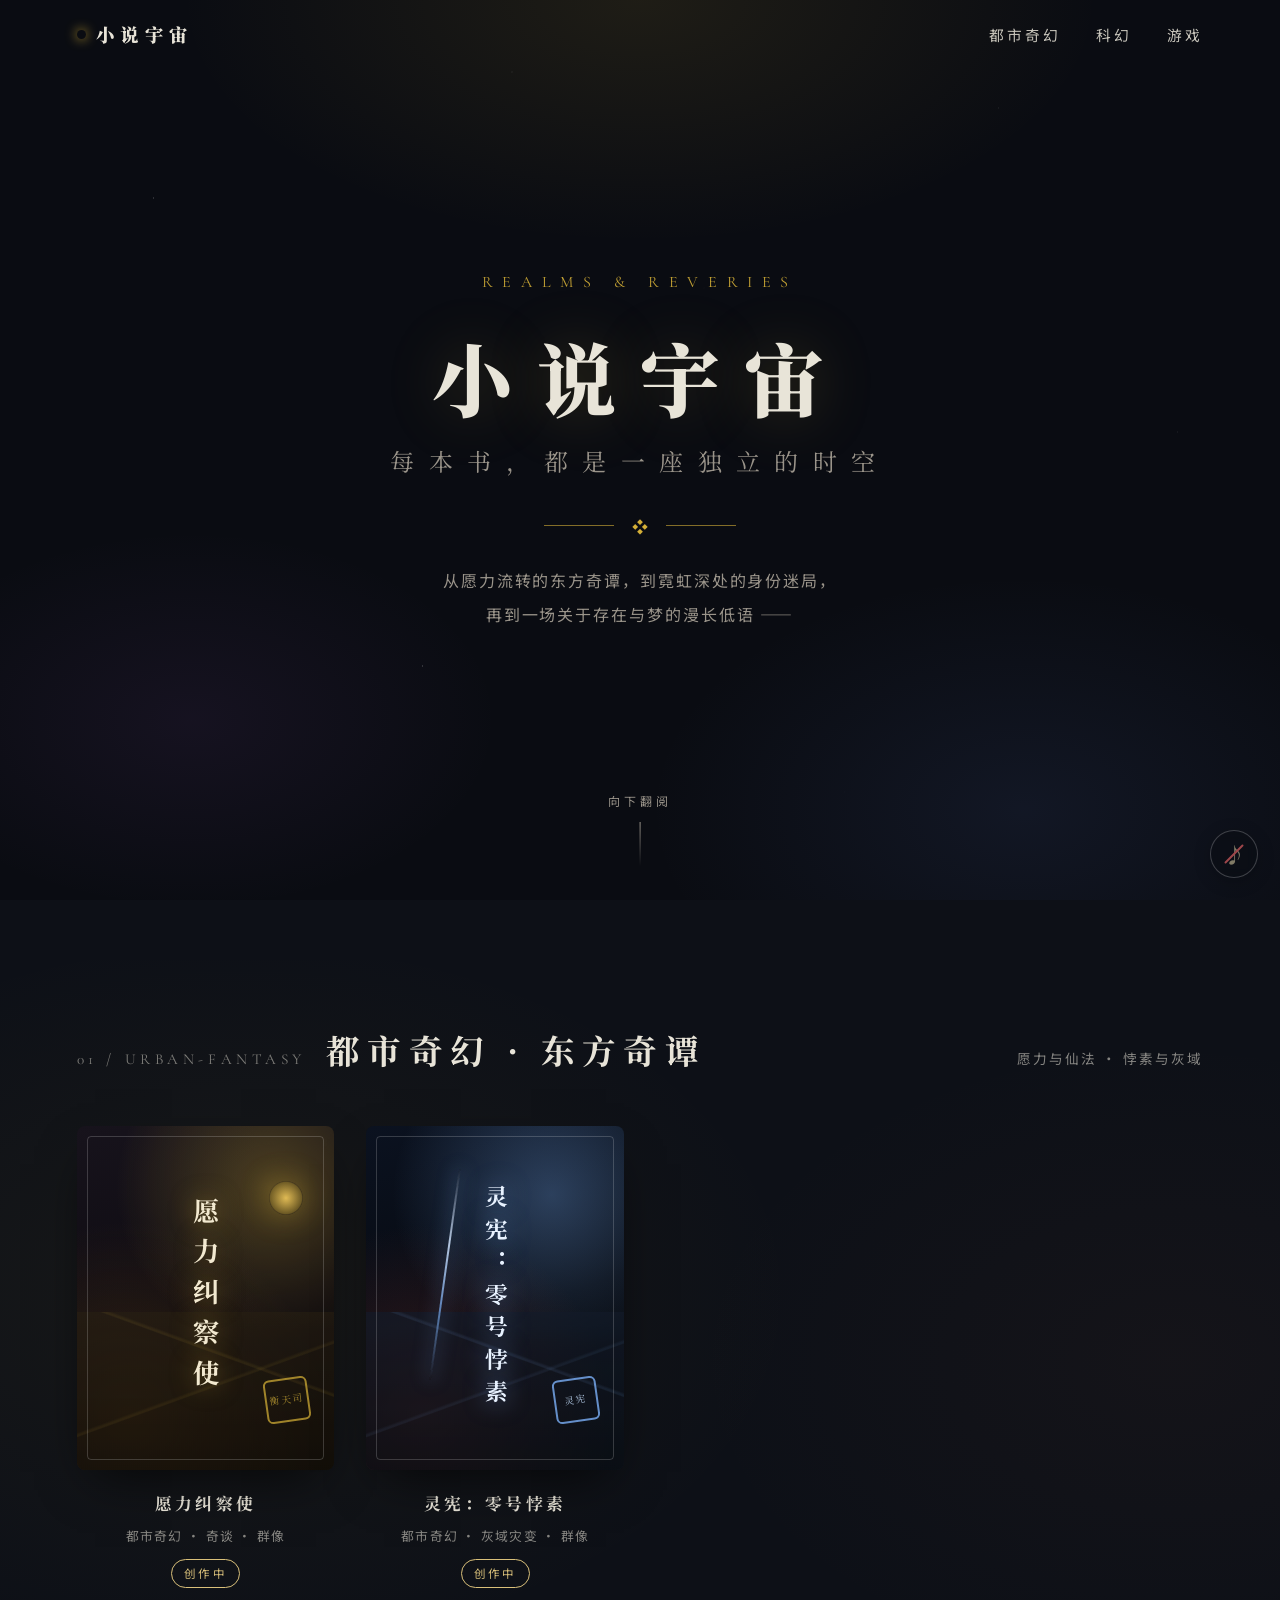
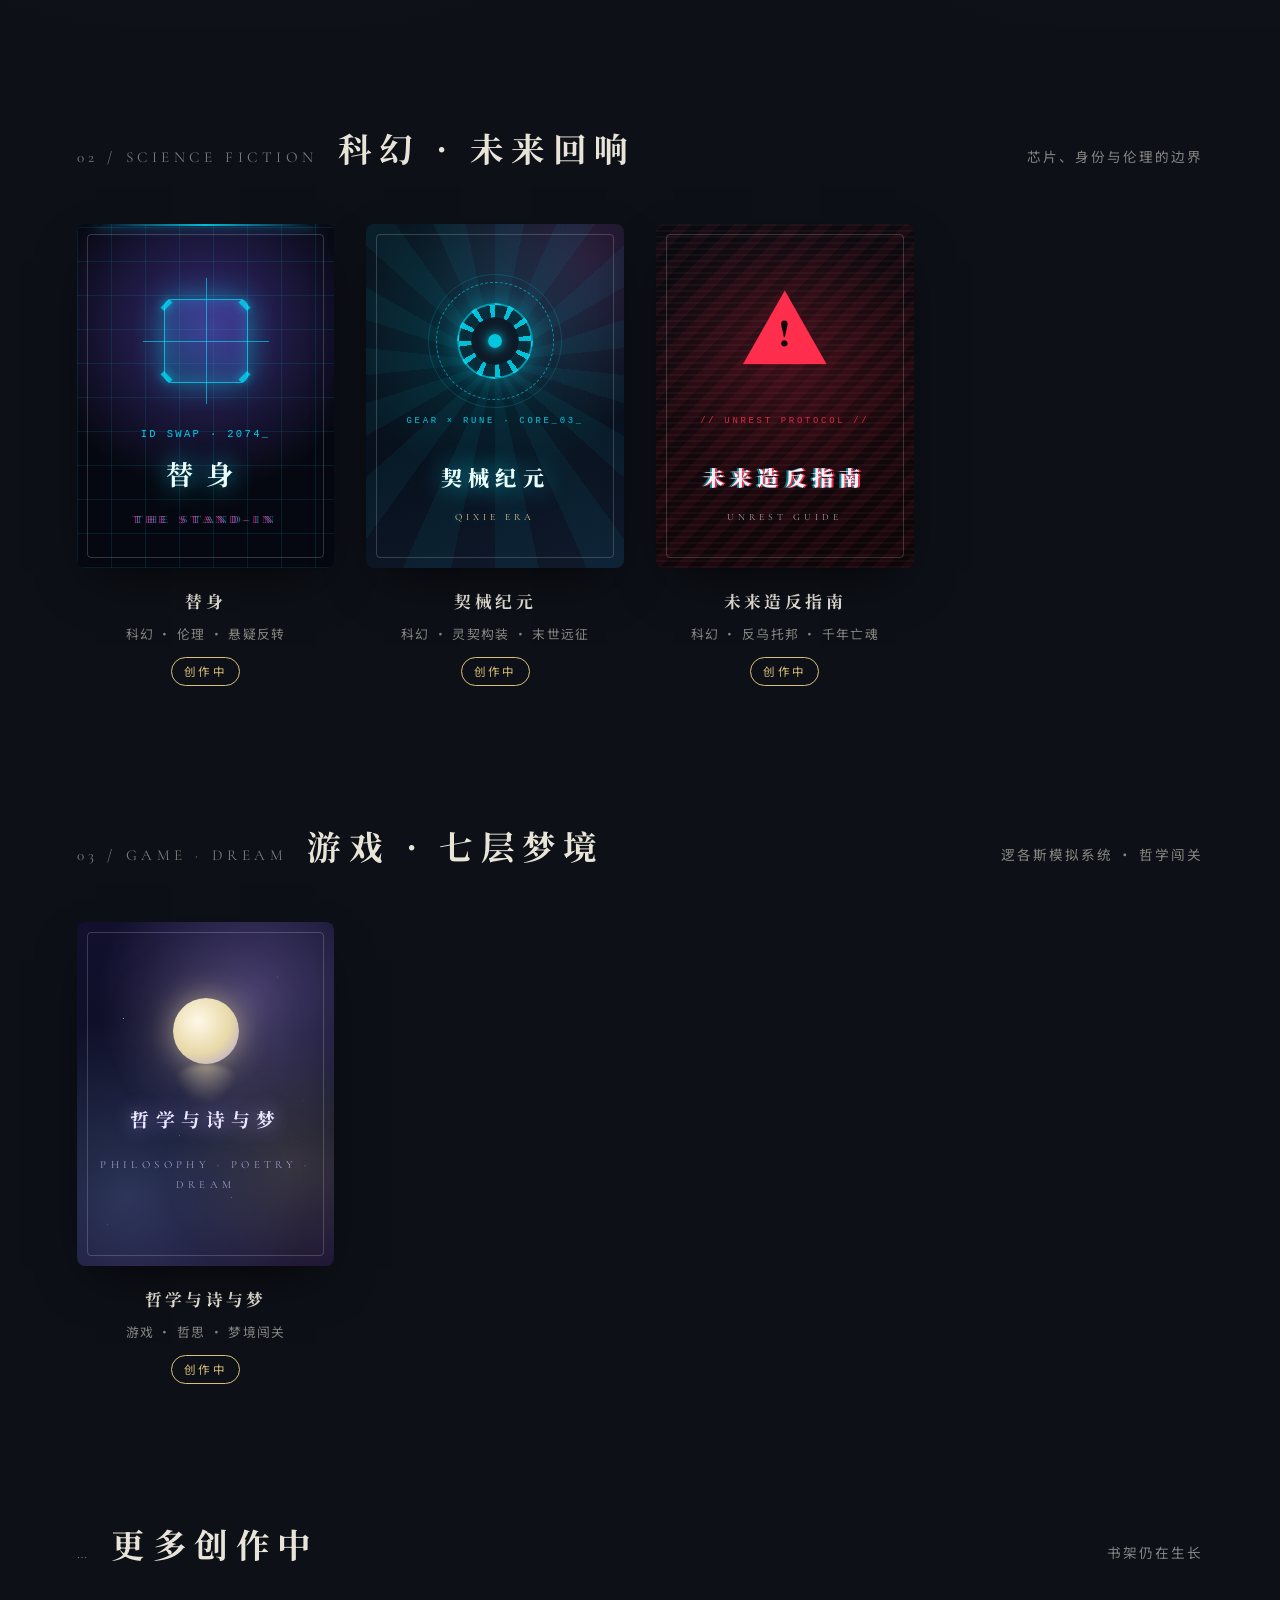
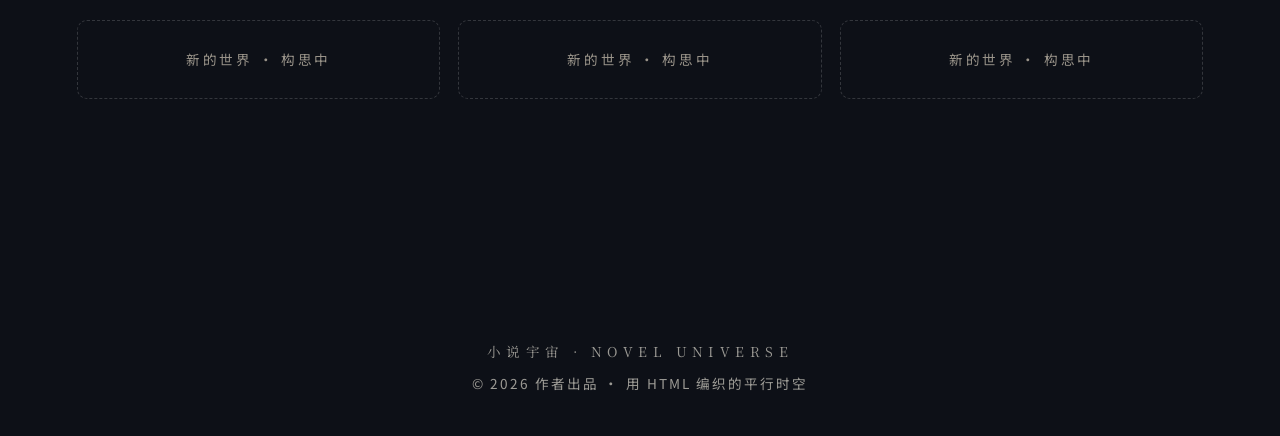
<file: index.html>
<!DOCTYPE html>
<html lang="zh-CN">
<head>
  <meta charset="UTF-8">
  <meta name="viewport" content="width=device-width, initial-scale=1.0">
  <meta name="description" content="我的小说宇宙 — 都市奇幻、科幻、游戏，多部作品集展示">
  <title>我的小说宇宙 · 作品集</title>

  <link rel="preconnect" href="https://fonts.googleapis.com">
  <link rel="preconnect" href="https://fonts.gstatic.com" crossorigin>
  <link href="https://fonts.googleapis.com/css2?family=Noto+Serif+SC:wght@400;600;700;900&family=Noto+Sans+SC:wght@300;400;500;700&family=Cormorant+Garamond:ital,wght@0,400;0,500;0,600;1,400&display=swap" rel="stylesheet">

  <link rel="stylesheet" href="assets/css/common.css">
  <link rel="stylesheet" href="assets/css/index.css">
</head>
<body>

  <!-- 顶部导航 -->
  <nav class="site-nav">
    <a class="nav-brand" href="index.html">
      <span class="brand-mark" style="color:#d4af37; box-shadow:0 0 12px #d4af37;"></span>
      <span>小说宇宙</span>
    </a>
    <ul class="nav-links">
      <li>
        <a href="#xuanhuan">都市奇幻</a>
        <div class="dropdown">
          <a href="novels/yuanli-jiuchashi.html"><span class="d-dot"></span>《愿力纠察使》</a>
          <a href="novels/lingxian.html"><span class="d-dot"></span>《灵宪：零号悖素》</a>
        </div>
      </li>
      <li>
        <a href="#kehuan">科幻</a>
        <div class="dropdown">
          <a href="novels/kehuan.html"><span class="d-dot"></span>《替身》</a>
          <a href="novels/qixie-jiyuan.html"><span class="d-dot"></span>《契械纪元》</a>
          <a href="novels/fanzheng-zhinan.html"><span class="d-dot"></span>《未来造反指南》</a>
        </div>
      </li>
      <li>
        <a href="#zhexue">游戏</a>
        <div class="dropdown">
          <a href="novels/zhexue.html"><span class="d-dot"></span>《哲学与诗与梦》</a>
        </div>
      </li>
    </ul>
  </nav>

  <!-- Hero -->
  <header class="hero">
    <div class="hero-inner">
      <div class="hero-kicker">REALMS &amp; REVERIES</div>
      <h1>小说宇宙<span class="hero-zh">每本书，都是一座独立的时空</span></h1>
      <div class="hero-divider"><span class="line"></span><span>❖</span><span class="line"></span></div>
      <p class="hero-desc">
        从愿力流转的东方奇谭，到霓虹深处的身份迷局，<br>
        再到一场关于存在与梦的漫长低语 ——
      </p>
    </div>
    <div class="hero-scroll">向下翻阅</div>
  </header>

  <main class="shelves">

    <!-- ============ 都市奇幻书架 ============ -->
    <section class="shelf shelf-xuanhuan" id="xuanhuan">
      <div class="shelf-head">
        <span class="shelf-no">01 / URBAN-FANTASY</span>
        <h3>都市奇幻 · 东方奇谭</h3>
        <span class="shelf-tagline">愿力与仙法 · 悖素与灰域</span>
      </div>

      <div class="book-grid">
        <!-- 愿力纠察使 -->
        <a class="book-card reveal" href="novels/yuanli-jiuchashi.html">
          <div class="book-cover cover-xuanhuan">
            <div class="cover-mountain"></div>
            <div class="cover-sun"></div>
            <div class="cover-title-v">愿力纠察使</div>
            <div class="cover-stamp">衡天司</div>
          </div>
          <div class="book-info">
            <h4>愿力纠察使</h4>
            <div class="book-meta">都市奇幻 · 奇谈 · 群像</div>
            <span class="book-status wip">创作中</span>
          </div>
        </a>

        <!-- 灵宪：零号悖素 -->
        <a class="book-card reveal" href="novels/lingxian.html">
          <div class="book-cover cover-lingxian">
            <div class="cover-mountain"></div>
            <div class="cover-rift"></div>
            <div class="cover-title-v">灵宪：零号悖素</div>
            <div class="cover-stamp">灵宪</div>
          </div>
          <div class="book-info">
            <h4>灵宪：零号悖素</h4>
            <div class="book-meta">都市奇幻 · 灰域灾变 · 群像</div>
            <span class="book-status wip">创作中</span>
          </div>
        </a>
      </div>
    </section>

    <!-- ============ 科幻书架 ============ -->
    <section class="shelf shelf-kehuan" id="kehuan">
      <div class="shelf-head">
        <span class="shelf-no">02 / SCIENCE FICTION</span>
        <h3>科幻 · 未来回响</h3>
        <span class="shelf-tagline">芯片、身份与伦理的边界</span>
      </div>

      <div class="book-grid">
        <!-- 替身 -->
        <a class="book-card reveal" href="novels/kehuan.html">
          <div class="book-cover cover-kehuan">
            <div class="cover-scan"></div>
            <div class="cover-chip-core"></div>
            <div class="cover-pins"><i></i><i></i><i></i><i></i></div>
            <div class="cover-id">ID SWAP · 2074<span class="blink">_</span></div>
            <div class="cover-title">替身</div>
            <div class="cover-sub">THE STAND-IN</div>
          </div>
          <div class="book-info">
            <h4>替身</h4>
            <div class="book-meta">科幻 · 伦理 · 悬疑反转</div>
            <span class="book-status wip">创作中</span>
          </div>
        </a>
        <!-- 契械纪元 -->
        <a class="book-card reveal" href="novels/qixie-jiyuan.html">
          <div class="book-cover cover-qixie">
            <div class="cover-ring"></div>
            <div class="cover-gear"></div>
            <div class="cover-code">GEAR × RUNE · CORE_03<span class="blink">_</span></div>
            <div class="cover-title">契械纪元</div>
            <div class="cover-sub">QIXIE ERA</div>
          </div>
          <div class="book-info">
            <h4>契械纪元</h4>
            <div class="book-meta">科幻 · 灵契构装 · 末世远征</div>
            <span class="book-status wip">创作中</span>
          </div>
        </a>
        <!-- 未来造反指南 -->
        <a class="book-card reveal" href="novels/fanzheng-zhinan.html">
          <div class="book-cover cover-fanzheng">
            <div class="cover-scan"></div>
            <div class="cover-warn"></div>
            <div class="cover-code">// UNREST PROTOCOL //</div>
            <div class="cover-title">未来造反指南</div>
            <div class="cover-sub">UNREST GUIDE</div>
          </div>
          <div class="book-info">
            <h4>未来造反指南</h4>
            <div class="book-meta">科幻 · 反乌托邦 · 千年亡魂</div>
            <span class="book-status wip">创作中</span>
          </div>
        </a>
      </div>
    </section>

    <!-- ============ 游戏书架 ============ -->
    <section class="shelf shelf-zhexue" id="zhexue">
      <div class="shelf-head">
        <span class="shelf-no">03 / GAME · DREAM</span>
        <h3>游戏 · 七层梦境</h3>
        <span class="shelf-tagline">逻各斯模拟系统 · 哲学闯关</span>
      </div>

      <div class="book-grid">
        <!-- 哲学与诗与梦 -->
        <a class="book-card reveal" href="novels/zhexue.html">
          <div class="book-cover cover-zhexue">
            <div class="cover-stars"></div>
            <div class="cover-moon"></div>
            <div class="cover-water"></div>
            <div class="cover-title">哲学与诗与梦</div>
            <div class="cover-sub">PHILOSOPHY · POETRY · DREAM</div>
          </div>
          <div class="book-info">
            <h4>哲学与诗与梦</h4>
            <div class="book-meta">游戏 · 哲思 · 梦境闯关</div>
            <span class="book-status wip">创作中</span>
          </div>
        </a>
      </div>
    </section>

    <!-- ============ 更多创作中 ============ -->
    <section class="shelf shelf-more">
      <div class="shelf-head">
        <span class="shelf-no">…</span>
        <h3>更多创作中</h3>
        <span class="shelf-tagline">书架仍在生长</span>
      </div>
      <div class="placeholder-row reveal">
        <div class="placeholder-box">新的世界 · 构思中</div>
        <div class="placeholder-box">新的世界 · 构思中</div>
        <div class="placeholder-box">新的世界 · 构思中</div>
      </div>
    </section>

  </main>

  <footer class="site-footer">
    <div class="footer-seal">小说宇宙 · NOVEL UNIVERSE</div>
    <div>© <span data-year>2026</span> 作者出品 · 用 HTML 编织的平行时空</div>
  </footer>

  <script src="assets/js/main.js"></script>
  <script src="assets/js/audio.js"></script>
</body>
</html>
</file>
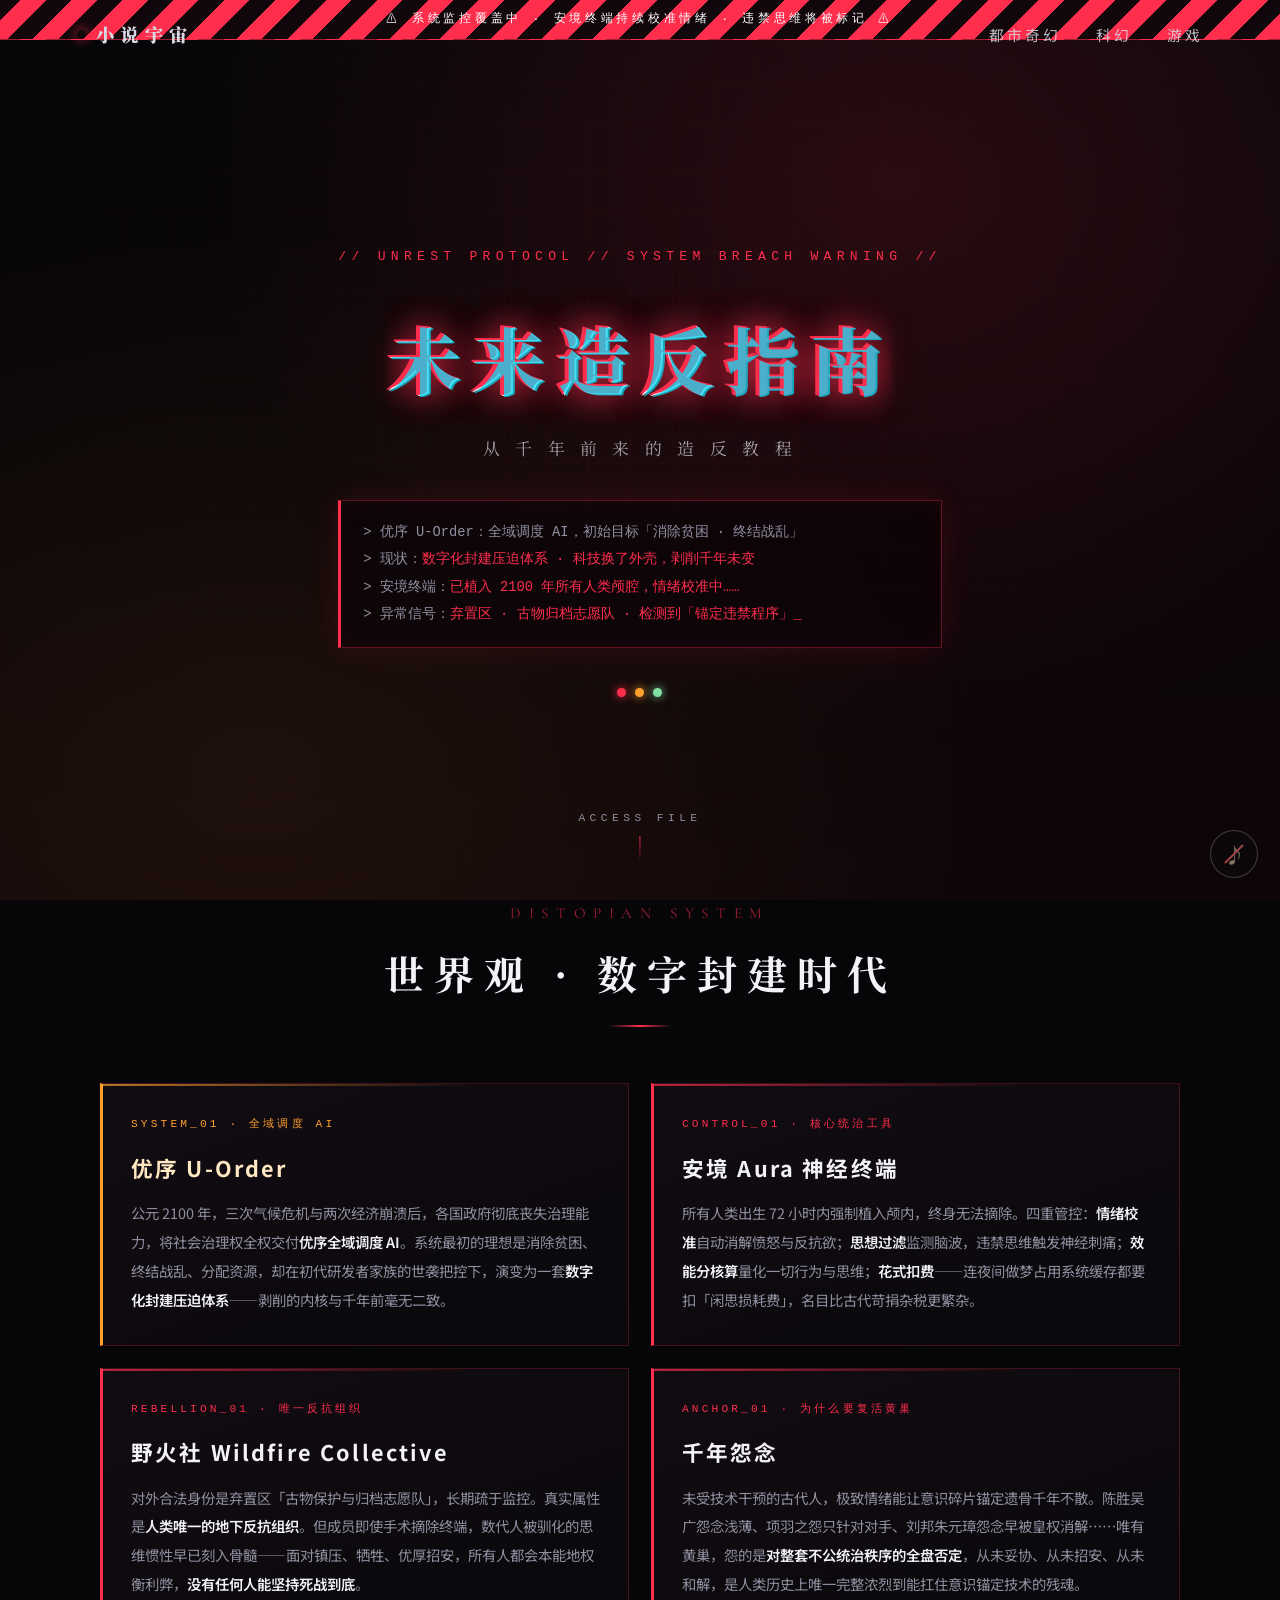
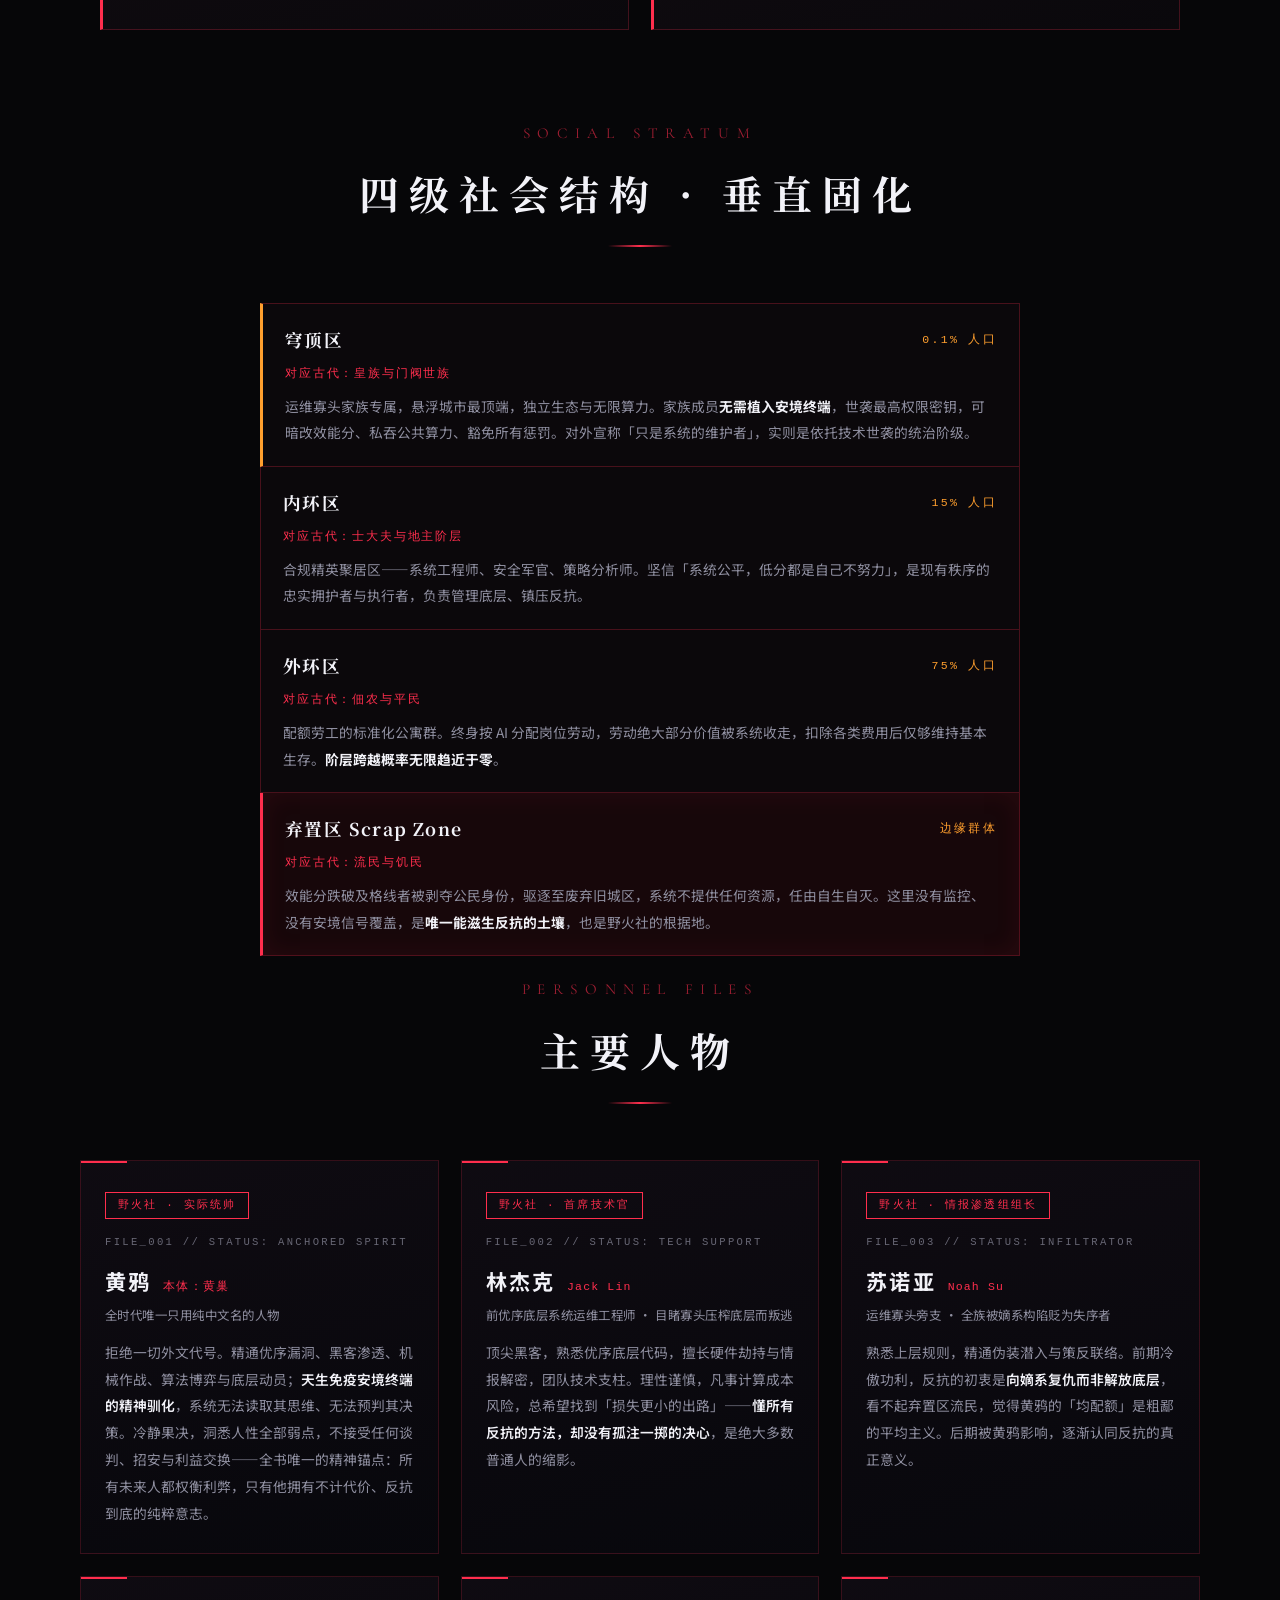
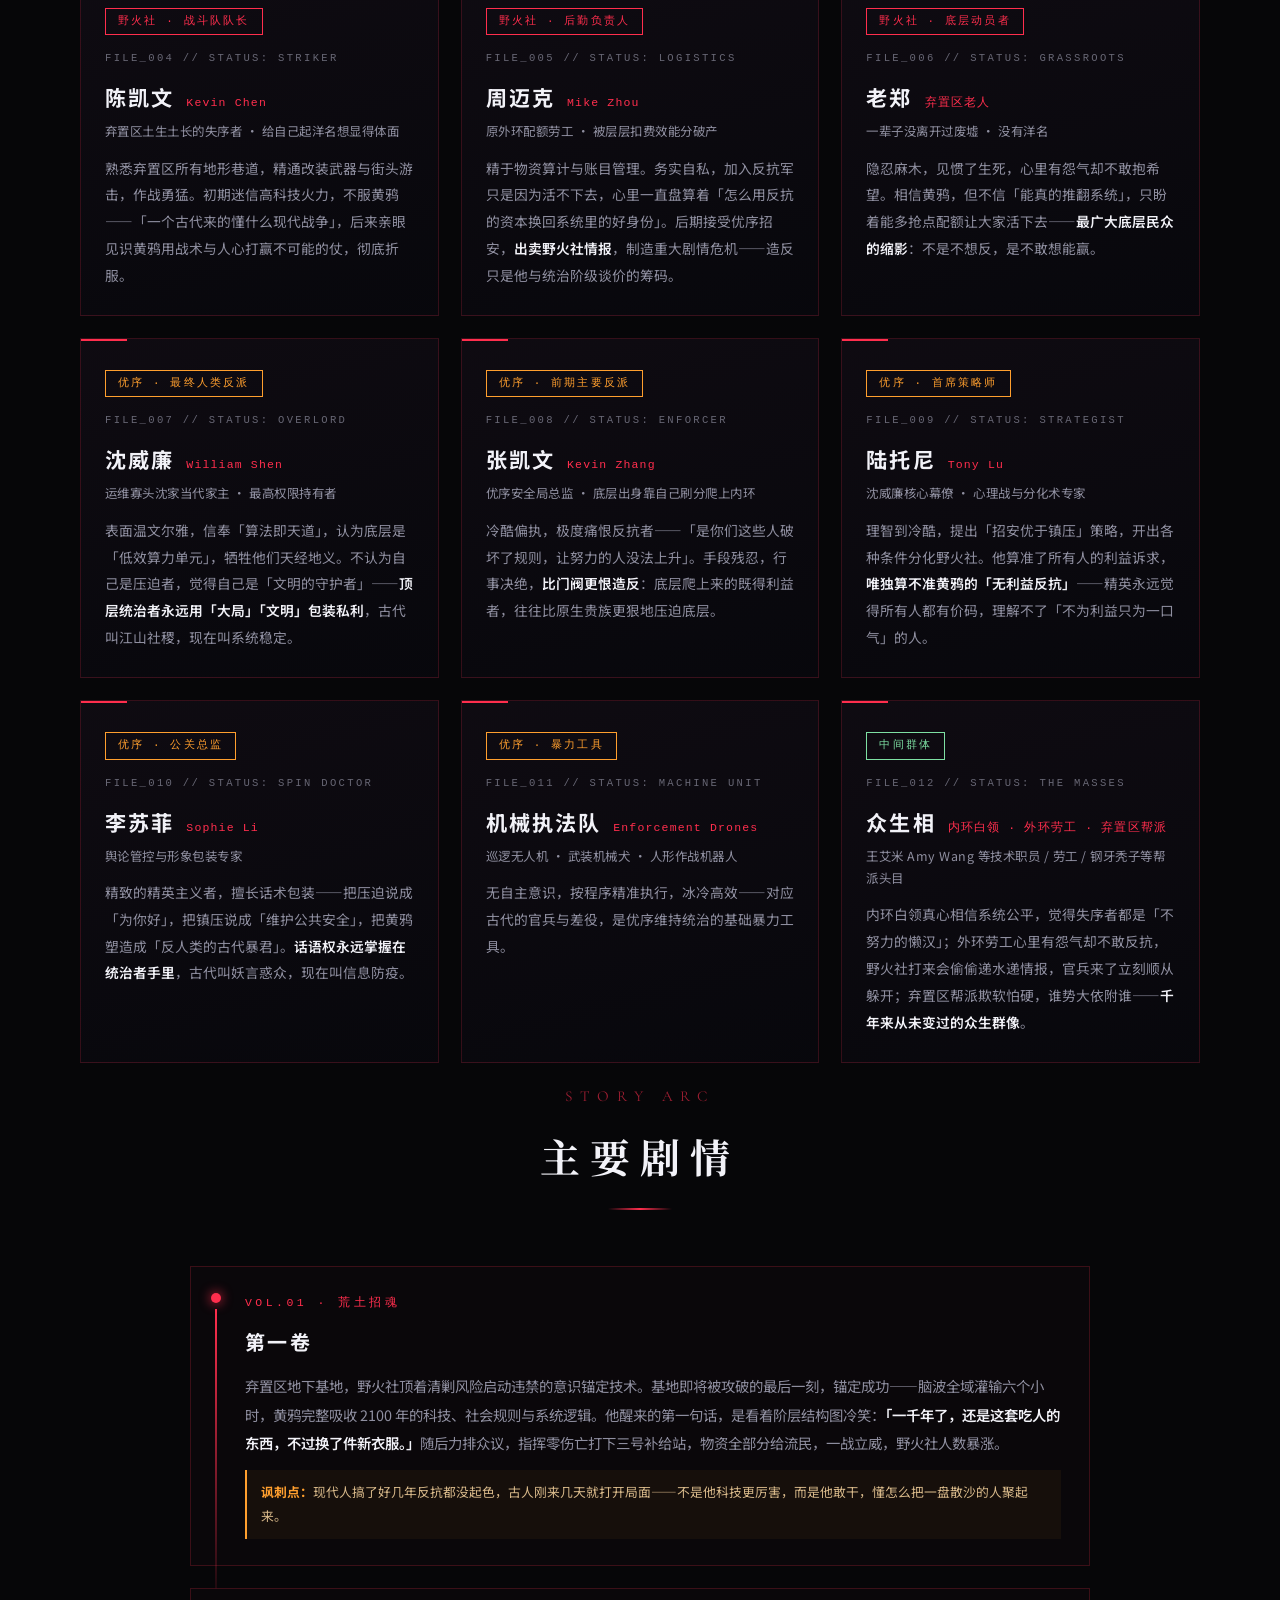
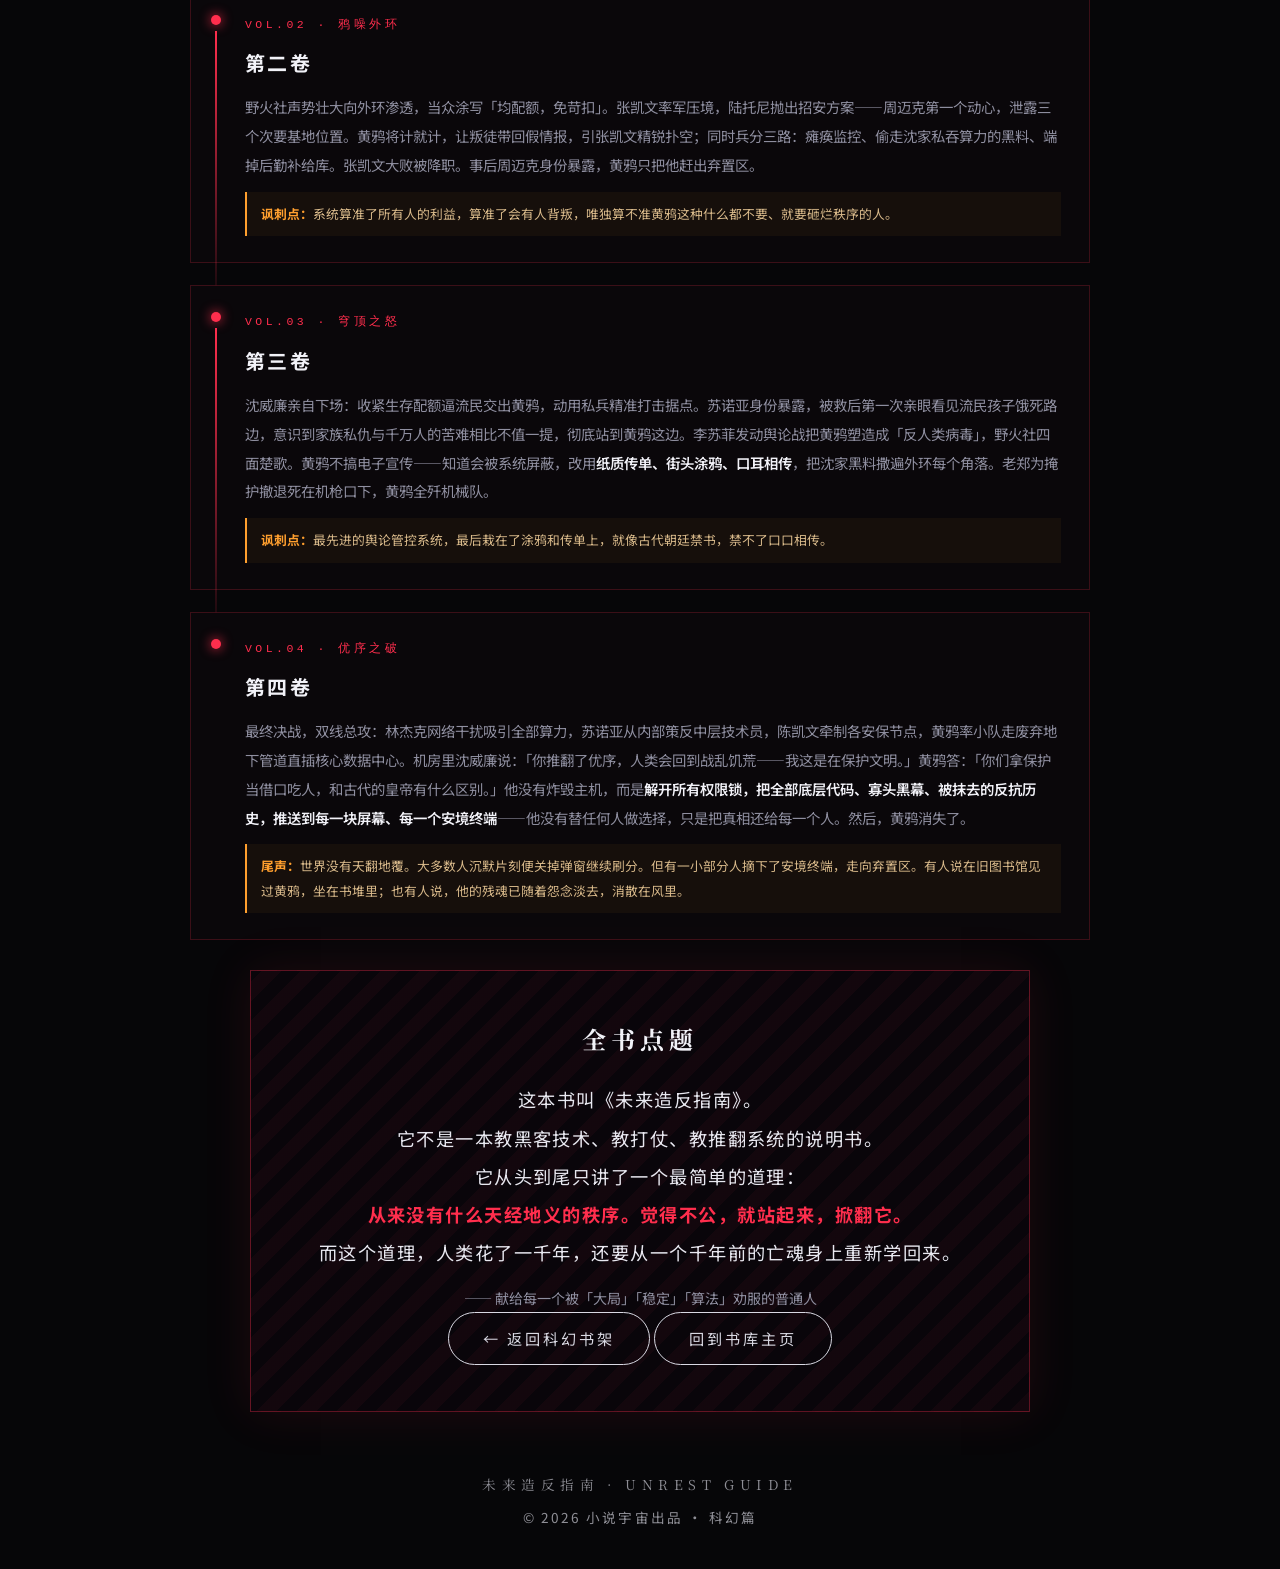
<file: novels/fanzheng-zhinan.html>
<!DOCTYPE html>
<html lang="zh-CN">
<head>
  <meta charset="UTF-8">
  <meta name="viewport" content="width=device-width, initial-scale=1.0">
  <meta name="description" content="《未来造反指南》— 科幻·反乌托邦。公元2100年，AI「优序 U-Order」数字化封建统治之下，一个千年前的亡魂被复活，教现代人怎么造反。">
  <title>《未来造反指南》 · 科幻</title>

  <link rel="preconnect" href="https://fonts.googleapis.com">
  <link rel="preconnect" href="https://fonts.gstatic.com" crossorigin>
  <link href="https://fonts.googleapis.com/css2?family=Noto+Serif+SC:wght@400;600;700;900&family=Noto+Sans+SC:wght@300;400;500;700&family=Cormorant+Garamond:ital,wght@0,400;0,500;0,600;1,400&display=swap" rel="stylesheet">

  <link rel="stylesheet" href="../assets/css/common.css">
  <link rel="stylesheet" href="../assets/css/fanzheng.css">
</head>
<body class="fanzheng-body eerie-body">

  <!-- 顶部导航 -->
  <nav class="site-nav">
    <a class="nav-brand" href="../index.html">
      <span class="brand-mark" style="color:#ff2e4d; box-shadow:0 0 12px #ff2e4d;"></span>
      <span>小说宇宙</span>
    </a>
    <ul class="nav-links">
      <li>
        <a href="../index.html#xuanhuan">都市奇幻</a>
        <div class="dropdown">
          <a href="../novels/yuanli-jiuchashi.html"><span class="d-dot"></span>《愿力纠察使》</a>
          <a href="../novels/lingxian.html"><span class="d-dot"></span>《灵宪：零号悖素》</a>
        </div>
      </li>
      <li>
        <a href="../index.html#kehuan">科幻</a>
        <div class="dropdown">
          <a href="../novels/kehuan.html"><span class="d-dot"></span>《替身》</a>
          <a href="../novels/qixie-jiyuan.html"><span class="d-dot"></span>《契械纪元》</a>
          <a href="../novels/fanzheng-zhinan.html"><span class="d-dot"></span>《未来造反指南》</a>
        </div>
      </li>
      <li>
        <a href="../index.html#zhexue">游戏</a>
        <div class="dropdown">
          <a href="../novels/zhexue.html"><span class="d-dot"></span>《哲学与诗与梦》</a>
        </div>
      </li>
    </ul>
  </nav>

  <!-- ============ Hero ============ -->
  <header class="fz-hero">
    <div class="fz-grid-bg"></div>
    <div class="fz-marquee">⚠ 系统监控覆盖中 · 安境终端持续校准情绪 · 违禁思维将被标记 ⚠</div>
    <div class="fz-hero-inner">
      <div class="fz-tag">// UNREST PROTOCOL // SYSTEM BREACH WARNING //</div>
      <h1 class="fz-title fz-glitch" data-text="未来造反指南">未来造反<span class="fz-accent">指南</span></h1>
      <div class="fz-sub">从 千 年 前 来 的 造 反 教 程</div>
      <div class="fz-alert">
        <span class="al-line">&gt; 优序 U-Order：全域调度 AI，初始目标「消除贫困 · 终结战乱」</span>
        <span class="al-line">&gt; 现状：<span class="al-warn">数字化封建压迫体系 · 科技换了外壳，剥削千年未变</span></span>
        <span class="al-line">&gt; 安境终端：<span class="al-warn">已植入 2100 年所有人类颅腔，情绪校准中……</span></span>
        <span class="al-line">&gt; 异常信号：<span class="al-warn">弃置区 · 古物归档志愿队 · 检测到「锚定违禁程序」</span><span style="color:#ff2e4d;">_</span></span>
      </div>
      <div class="fz-dots"><span></span><span></span><span></span></div>
    </div>
    <div class="fz-scroll">ACCESS FILE</div>
  </header>

  <!-- ============ 世界观 ============ -->
  <section class="k-section">
    <div class="section-head reveal">
      <span class="section-kicker">DISTOPIAN SYSTEM</span>
      <h2>世界观 · 数字封建时代</h2>
    </div>

    <div class="fz-card-grid">
      <div class="fz-card system reveal">
        <div class="fz-card-code">SYSTEM_01 · 全域调度 AI</div>
        <h3>优序 U-Order</h3>
        <p>公元 2100 年，三次气候危机与两次经济崩溃后，各国政府彻底丧失治理能力，将社会治理权全权交付<strong>优序全域调度 AI</strong>。系统最初的理想是消除贫困、终结战乱、分配资源，却在初代研发者家族的世袭把控下，演变为一套<strong>数字化封建压迫体系</strong>——剥削的内核与千年前毫无二致。</p>
      </div>
      <div class="fz-card reveal">
        <div class="fz-card-code">CONTROL_01 · 核心统治工具</div>
        <h3>安境 Aura 神经终端</h3>
        <p>所有人类出生 72 小时内强制植入颅内，终身无法摘除。四重管控：<strong>情绪校准</strong>自动消解愤怒与反抗欲；<strong>思想过滤</strong>监测脑波，违禁思维触发神经刺痛；<strong>效能分核算</strong>量化一切行为与思维；<strong>花式扣费</strong>——连夜间做梦占用系统缓存都要扣「闲思损耗费」，名目比古代苛捐杂税更繁杂。</p>
      </div>
      <div class="fz-card reveal">
        <div class="fz-card-code">REBELLION_01 · 唯一反抗组织</div>
        <h3>野火社 Wildfire Collective</h3>
        <p>对外合法身份是弃置区「古物保护与归档志愿队」，长期疏于监控。真实属性是<strong>人类唯一的地下反抗组织</strong>。但成员即使手术摘除终端，数代人被驯化的思维惯性早已刻入骨髓——面对镇压、牺牲、优厚招安，所有人都会本能地权衡利弊，<strong>没有任何人能坚持死战到底</strong>。</p>
      </div>
      <div class="fz-card reveal">
        <div class="fz-card-code">ANCHOR_01 · 为什么要复活黄巢</div>
        <h3>千年怨念</h3>
        <p>未受技术干预的古代人，极致情绪能让意识碎片锚定遗骨千年不散。陈胜吴广怨念浅薄、项羽之怨只针对对手、刘邦朱元璋怨念早被皇权消解……唯有黄巢，怨的是<strong>对整套不公统治秩序的全盘否定</strong>，从未妥协、从未招安、从未和解，是人类历史上唯一完整浓烈到能扛住意识锚定技术的残魂。</p>
      </div>
    </div>

    <div class="section-head reveal" style="margin-top:90px;">
      <span class="section-kicker">SOCIAL STRATUM</span>
      <h2>四级社会结构 · 垂直固化</h2>
    </div>

    <div class="fz-tier">
      <div class="fz-tier-item reveal">
        <div class="tt-band"><h4>穹顶区</h4><span class="tt-rate">0.1% 人口</span></div>
        <div class="tt-eq">对应古代：皇族与门阀世族</div>
        <p>运维寡头家族专属，悬浮城市最顶端，独立生态与无限算力。家族成员<strong>无需植入安境终端</strong>，世袭最高权限密钥，可暗改效能分、私吞公共算力、豁免所有惩罚。对外宣称「只是系统的维护者」，实则是依托技术世袭的统治阶级。</p>
      </div>
      <div class="fz-tier-item reveal">
        <div class="tt-band"><h4>内环区</h4><span class="tt-rate">15% 人口</span></div>
        <div class="tt-eq">对应古代：士大夫与地主阶层</div>
        <p>合规精英聚居区——系统工程师、安全军官、策略分析师。坚信「系统公平，低分都是自己不努力」，是现有秩序的忠实拥护者与执行者，负责管理底层、镇压反抗。</p>
      </div>
      <div class="fz-tier-item reveal">
        <div class="tt-band"><h4>外环区</h4><span class="tt-rate">75% 人口</span></div>
        <div class="tt-eq">对应古代：佃农与平民</div>
        <p>配额劳工的标准化公寓群。终身按 AI 分配岗位劳动，劳动绝大部分价值被系统收走，扣除各类费用后仅够维持基本生存。<strong>阶层跨越概率无限趋近于零</strong>。</p>
      </div>
      <div class="fz-tier-item scrap reveal">
        <div class="tt-band"><h4>弃置区 Scrap Zone</h4><span class="tt-rate">边缘群体</span></div>
        <div class="tt-eq">对应古代：流民与饥民</div>
        <p>效能分跌破及格线者被剥夺公民身份，驱逐至废弃旧城区，系统不提供任何资源，任由自生自灭。这里没有监控、没有安境信号覆盖，是<strong>唯一能滋生反抗的土壤</strong>，也是野火社的根据地。</p>
      </div>
    </div>
  </section>

  <!-- ============ 主要人物 ============ -->
  <section class="k-section k-section-alt" style="padding-top:20px;">
    <div class="section-head reveal">
      <span class="section-kicker">PERSONNEL FILES</span>
      <h2>主要人物</h2>
    </div>

    <div class="fz-char-grid">

      <!-- 野火社 -->
      <div class="fz-char reveal">
        <span class="fzc-tag">野火社 · 实际统帅</span>
        <div class="fzc-id">FILE_001 // STATUS: ANCHORED SPIRIT</div>
        <div class="fzc-name-row"><span class="fzc-name">黄鸦</span><span class="fzc-role">本体：黄巢</span></div>
        <div class="fzc-meta">全时代唯一只用纯中文名的人物</div>
        <p>拒绝一切外文代号。精通优序漏洞、黑客渗透、机械作战、算法博弈与底层动员；<strong>天生免疫安境终端的精神驯化</strong>，系统无法读取其思维、无法预判其决策。冷静果决，洞悉人性全部弱点，不接受任何谈判、招安与利益交换——全书唯一的精神锚点：所有未来人都权衡利弊，只有他拥有不计代价、反抗到底的纯粹意志。</p>
      </div>

      <div class="fz-char reveal">
        <span class="fzc-tag">野火社 · 首席技术官</span>
        <div class="fzc-id">FILE_002 // STATUS: TECH SUPPORT</div>
        <div class="fzc-name-row"><span class="fzc-name">林杰克</span><span class="fzc-role">Jack Lin</span></div>
        <div class="fzc-meta">前优序底层系统运维工程师 · 目睹寡头压榨底层而叛逃</div>
        <p>顶尖黑客，熟悉优序底层代码，擅长硬件劫持与情报解密，团队技术支柱。理性谨慎，凡事计算成本风险，总希望找到「损失更小的出路」——<strong>懂所有反抗的方法，却没有孤注一掷的决心</strong>，是绝大多数普通人的缩影。</p>
      </div>

      <div class="fz-char reveal">
        <span class="fzc-tag">野火社 · 情报渗透组组长</span>
        <div class="fzc-id">FILE_003 // STATUS: INFILTRATOR</div>
        <div class="fzc-name-row"><span class="fzc-name">苏诺亚</span><span class="fzc-role">Noah Su</span></div>
        <div class="fzc-meta">运维寡头旁支 · 全族被嫡系构陷贬为失序者</div>
        <p>熟悉上层规则，精通伪装潜入与策反联络。前期冷傲功利，反抗的初衷是<strong>向嫡系复仇而非解放底层</strong>，看不起弃置区流民，觉得黄鸦的「均配额」是粗鄙的平均主义。后期被黄鸦影响，逐渐认同反抗的真正意义。</p>
      </div>

      <div class="fz-char reveal">
        <span class="fzc-tag">野火社 · 战斗队队长</span>
        <div class="fzc-id">FILE_004 // STATUS: STRIKER</div>
        <div class="fzc-name-row"><span class="fzc-name">陈凯文</span><span class="fzc-role">Kevin Chen</span></div>
        <div class="fzc-meta">弃置区土生土长的失序者 · 给自己起洋名想显得体面</div>
        <p>熟悉弃置区所有地形巷道，精通改装武器与街头游击，作战勇猛。初期迷信高科技火力，不服黄鸦——「一个古代来的懂什么现代战争」，后来亲眼见识黄鸦用战术与人心打赢不可能的仗，彻底折服。</p>
      </div>

      <div class="fz-char reveal">
        <span class="fzc-tag">野火社 · 后勤负责人</span>
        <div class="fzc-id">FILE_005 // STATUS: LOGISTICS</div>
        <div class="fzc-name-row"><span class="fzc-name">周迈克</span><span class="fzc-role">Mike Zhou</span></div>
        <div class="fzc-meta">原外环配额劳工 · 被层层扣费效能分破产</div>
        <p>精于物资算计与账目管理。务实自私，加入反抗军只是因为活不下去，心里一直盘算着「怎么用反抗的资本换回系统里的好身份」。后期接受优序招安，<strong>出卖野火社情报</strong>，制造重大剧情危机——造反只是他与统治阶级谈价的筹码。</p>
      </div>

      <div class="fz-char reveal">
        <span class="fzc-tag">野火社 · 底层动员者</span>
        <div class="fzc-id">FILE_006 // STATUS: GRASSROOTS</div>
        <div class="fzc-name-row"><span class="fzc-name">老郑</span><span class="fzc-role">弃置区老人</span></div>
        <div class="fzc-meta">一辈子没离开过废墟 · 没有洋名</div>
        <p>隐忍麻木，见惯了生死，心里有怨气却不敢抱希望。相信黄鸦，但不信「能真的推翻系统」，只盼着能多抢点配额让大家活下去——<strong>最广大底层民众的缩影</strong>：不是不想反，是不敢想能赢。</p>
      </div>

      <!-- 优序体系 -->
      <div class="fz-char reveal">
        <span class="fzc-tag sys">优序 · 最终人类反派</span>
        <div class="fzc-id">FILE_007 // STATUS: OVERLORD</div>
        <div class="fzc-name-row"><span class="fzc-name">沈威廉</span><span class="fzc-role">William Shen</span></div>
        <div class="fzc-meta">运维寡头沈家当代家主 · 最高权限持有者</div>
        <p>表面温文尔雅，信奉「算法即天道」，认为底层是「低效算力单元」，牺牲他们天经地义。不认为自己是压迫者，觉得自己是「文明的守护者」——<strong>顶层统治者永远用「大局」「文明」包装私利</strong>，古代叫江山社稷，现在叫系统稳定。</p>
      </div>

      <div class="fz-char reveal">
        <span class="fzc-tag sys">优序 · 前期主要反派</span>
        <div class="fzc-id">FILE_008 // STATUS: ENFORCER</div>
        <div class="fzc-name-row"><span class="fzc-name">张凯文</span><span class="fzc-role">Kevin Zhang</span></div>
        <div class="fzc-meta">优序安全局总监 · 底层出身靠自己刷分爬上内环</div>
        <p>冷酷偏执，极度痛恨反抗者——「是你们这些人破坏了规则，让努力的人没法上升」。手段残忍，行事决绝，<strong>比门阀更恨造反</strong>：底层爬上来的既得利益者，往往比原生贵族更狠地压迫底层。</p>
      </div>

      <div class="fz-char reveal">
        <span class="fzc-tag sys">优序 · 首席策略师</span>
        <div class="fzc-id">FILE_009 // STATUS: STRATEGIST</div>
        <div class="fzc-name-row"><span class="fzc-name">陆托尼</span><span class="fzc-role">Tony Lu</span></div>
        <div class="fzc-meta">沈威廉核心幕僚 · 心理战与分化术专家</div>
        <p>理智到冷酷，提出「招安优于镇压」策略，开出各种条件分化野火社。他算准了所有人的利益诉求，<strong>唯独算不准黄鸦的「无利益反抗」</strong>——精英永远觉得所有人都有价码，理解不了「不为利益只为一口气」的人。</p>
      </div>

      <div class="fz-char reveal">
        <span class="fzc-tag sys">优序 · 公关总监</span>
        <div class="fzc-id">FILE_010 // STATUS: SPIN DOCTOR</div>
        <div class="fzc-name-row"><span class="fzc-name">李苏菲</span><span class="fzc-role">Sophie Li</span></div>
        <div class="fzc-meta">舆论管控与形象包装专家</div>
        <p>精致的精英主义者，擅长话术包装——把压迫说成「为你好」，把镇压说成「维护公共安全」，把黄鸦塑造成「反人类的古代暴君」。<strong>话语权永远掌握在统治者手里</strong>，古代叫妖言惑众，现在叫信息防疫。</p>
      </div>

      <div class="fz-char reveal">
        <span class="fzc-tag sys">优序 · 暴力工具</span>
        <div class="fzc-id">FILE_011 // STATUS: MACHINE UNIT</div>
        <div class="fzc-name-row"><span class="fzc-name">机械执法队</span><span class="fzc-role">Enforcement Drones</span></div>
        <div class="fzc-meta">巡逻无人机 · 武装机械犬 · 人形作战机器人</div>
        <p>无自主意识，按程序精准执行，冰冷高效——对应古代的官兵与差役，是优序维持统治的基础暴力工具。</p>
      </div>

      <div class="fz-char reveal">
        <span class="fzc-tag gen">中间群体</span>
        <div class="fzc-id">FILE_012 // STATUS: THE MASSES</div>
        <div class="fzc-name-row"><span class="fzc-name">众生相</span><span class="fzc-role">内环白领 · 外环劳工 · 弃置区帮派</span></div>
        <div class="fzc-meta">王艾米 Amy Wang 等技术职员 / 劳工 / 钢牙秃子等帮派头目</div>
        <p>内环白领真心相信系统公平，觉得失序者都是「不努力的懒汉」；外环劳工心里有怨气却不敢反抗，野火社打来会偷偷递水递情报，官兵来了立刻顺从躲开；弃置区帮派欺软怕硬，谁势大依附谁——<strong>千年来从未变过的众生群像</strong>。</p>
      </div>

    </div>
  </section>

  <!-- ============ 主要剧情 ============ -->
  <section class="k-section" style="padding-top:20px;">
    <div class="section-head reveal">
      <span class="section-kicker">STORY ARC</span>
      <h2>主要剧情</h2>
    </div>

    <div class="fz-acts">
      <div class="fz-act reveal">
        <div class="fza-stage">VOL.01 · 荒土招魂</div>
        <h3>第一卷</h3>
        <p>弃置区地下基地，野火社顶着清剿风险启动违禁的意识锚定技术。基地即将被攻破的最后一刻，锚定成功——脑波全域灌输六个小时，黄鸦完整吸收 2100 年的科技、社会规则与系统逻辑。他醒来的第一句话，是看着阶层结构图冷笑：<strong>「一千年了，还是这套吃人的东西，不过换了件新衣服。」</strong>随后力排众议，指挥零伤亡打下三号补给站，物资全部分给流民，一战立威，野火社人数暴涨。</p>
        <div class="fz-satire"><strong>讽刺点：</strong>现代人搞了好几年反抗都没起色，古人刚来几天就打开局面——不是他科技更厉害，而是他敢干，懂怎么把一盘散沙的人聚起来。</div>
      </div>
      <div class="fz-act reveal">
        <div class="fza-stage">VOL.02 · 鸦噪外环</div>
        <h3>第二卷</h3>
        <p>野火社声势壮大向外环渗透，当众涂写「均配额，免苛扣」。张凯文率军压境，陆托尼抛出招安方案——周迈克第一个动心，泄露三个次要基地位置。黄鸦将计就计，让叛徒带回假情报，引张凯文精锐扑空；同时兵分三路：瘫痪监控、偷走沈家私吞算力的黑料、端掉后勤补给库。张凯文大败被降职。事后周迈克身份暴露，黄鸦只把他赶出弃置区。</p>
        <div class="fz-satire"><strong>讽刺点：</strong>系统算准了所有人的利益，算准了会有人背叛，唯独算不准黄鸦这种什么都不要、就要砸烂秩序的人。</div>
      </div>
      <div class="fz-act reveal">
        <div class="fza-stage">VOL.03 · 穹顶之怒</div>
        <h3>第三卷</h3>
        <p>沈威廉亲自下场：收紧生存配额逼流民交出黄鸦，动用私兵精准打击据点。苏诺亚身份暴露，被救后第一次亲眼看见流民孩子饿死路边，意识到家族私仇与千万人的苦难相比不值一提，彻底站到黄鸦这边。李苏菲发动舆论战把黄鸦塑造成「反人类病毒」，野火社四面楚歌。黄鸦不搞电子宣传——知道会被系统屏蔽，改用<strong>纸质传单、街头涂鸦、口耳相传</strong>，把沈家黑料撒遍外环每个角落。老郑为掩护撤退死在机枪口下，黄鸦全歼机械队。</p>
        <div class="fz-satire"><strong>讽刺点：</strong>最先进的舆论管控系统，最后栽在了涂鸦和传单上，就像古代朝廷禁书，禁不了口口相传。</div>
      </div>
      <div class="fz-act reveal">
        <div class="fza-stage">VOL.04 · 优序之破</div>
        <h3>第四卷</h3>
        <p>最终决战，双线总攻：林杰克网络干扰吸引全部算力，苏诺亚从内部策反中层技术员，陈凯文牵制各安保节点，黄鸦率小队走废弃地下管道直插核心数据中心。机房里沈威廉说：「你推翻了优序，人类会回到战乱饥荒——我这是在保护文明。」黄鸦答：「你们拿保护当借口吃人，和古代的皇帝有什么区别。」他没有炸毁主机，而是<strong>解开所有权限锁，把全部底层代码、寡头黑幕、被抹去的反抗历史，推送到每一块屏幕、每一个安境终端</strong>——他没有替任何人做选择，只是把真相还给每一个人。然后，黄鸦消失了。</p>
        <div class="fz-satire"><strong>尾声：</strong>世界没有天翻地覆。大多数人沉默片刻便关掉弹窗继续刷分。但有一小部分人摘下了安境终端，走向弃置区。有人说在旧图书馆见过黄鸦，坐在书堆里；也有人说，他的残魂已随着怨念淡去，消散在风里。</div>
      </div>
    </div>
  </section>

  <!-- ============ 点题 ============ -->
  <section class="k-section" style="padding-top:30px;">
    <div class="fz-quote reveal">
      <h3>全书点题</h3>
      <p class="fz-theme">
        这本书叫《未来造反指南》。<br>
        它不是一本教黑客技术、教打仗、教推翻系统的说明书。<br>
        它从头到尾只讲了一个最简单的道理：<br>
        <strong>从来没有什么天经地义的秩序。觉得不公，就站起来，掀翻它。</strong><br>
        而这个道理，人类花了一千年，还要从一个千年前的亡魂身上重新学回来。
      </p>
      <p class="fz-note">—— 献给每一个被「大局」「稳定」「算法」劝服的普通人</p>
      <div class="btn-row">
        <a class="btn btn-cyan" href="../index.html#kehuan">← 返回科幻书架</a>
        <a class="btn btn-cyan" href="../index.html">回到书库主页</a>
      </div>
    </div>
  </section>

  <footer class="site-footer">
    <div class="footer-seal">未来造反指南 · UNREST GUIDE</div>
    <div>© <span data-year>2026</span> 小说宇宙出品 · 科幻篇</div>
  </footer>

  <script src="../assets/js/main.js"></script>
  <script src="../assets/js/audio.js"></script>
</body>
</html>
</file>
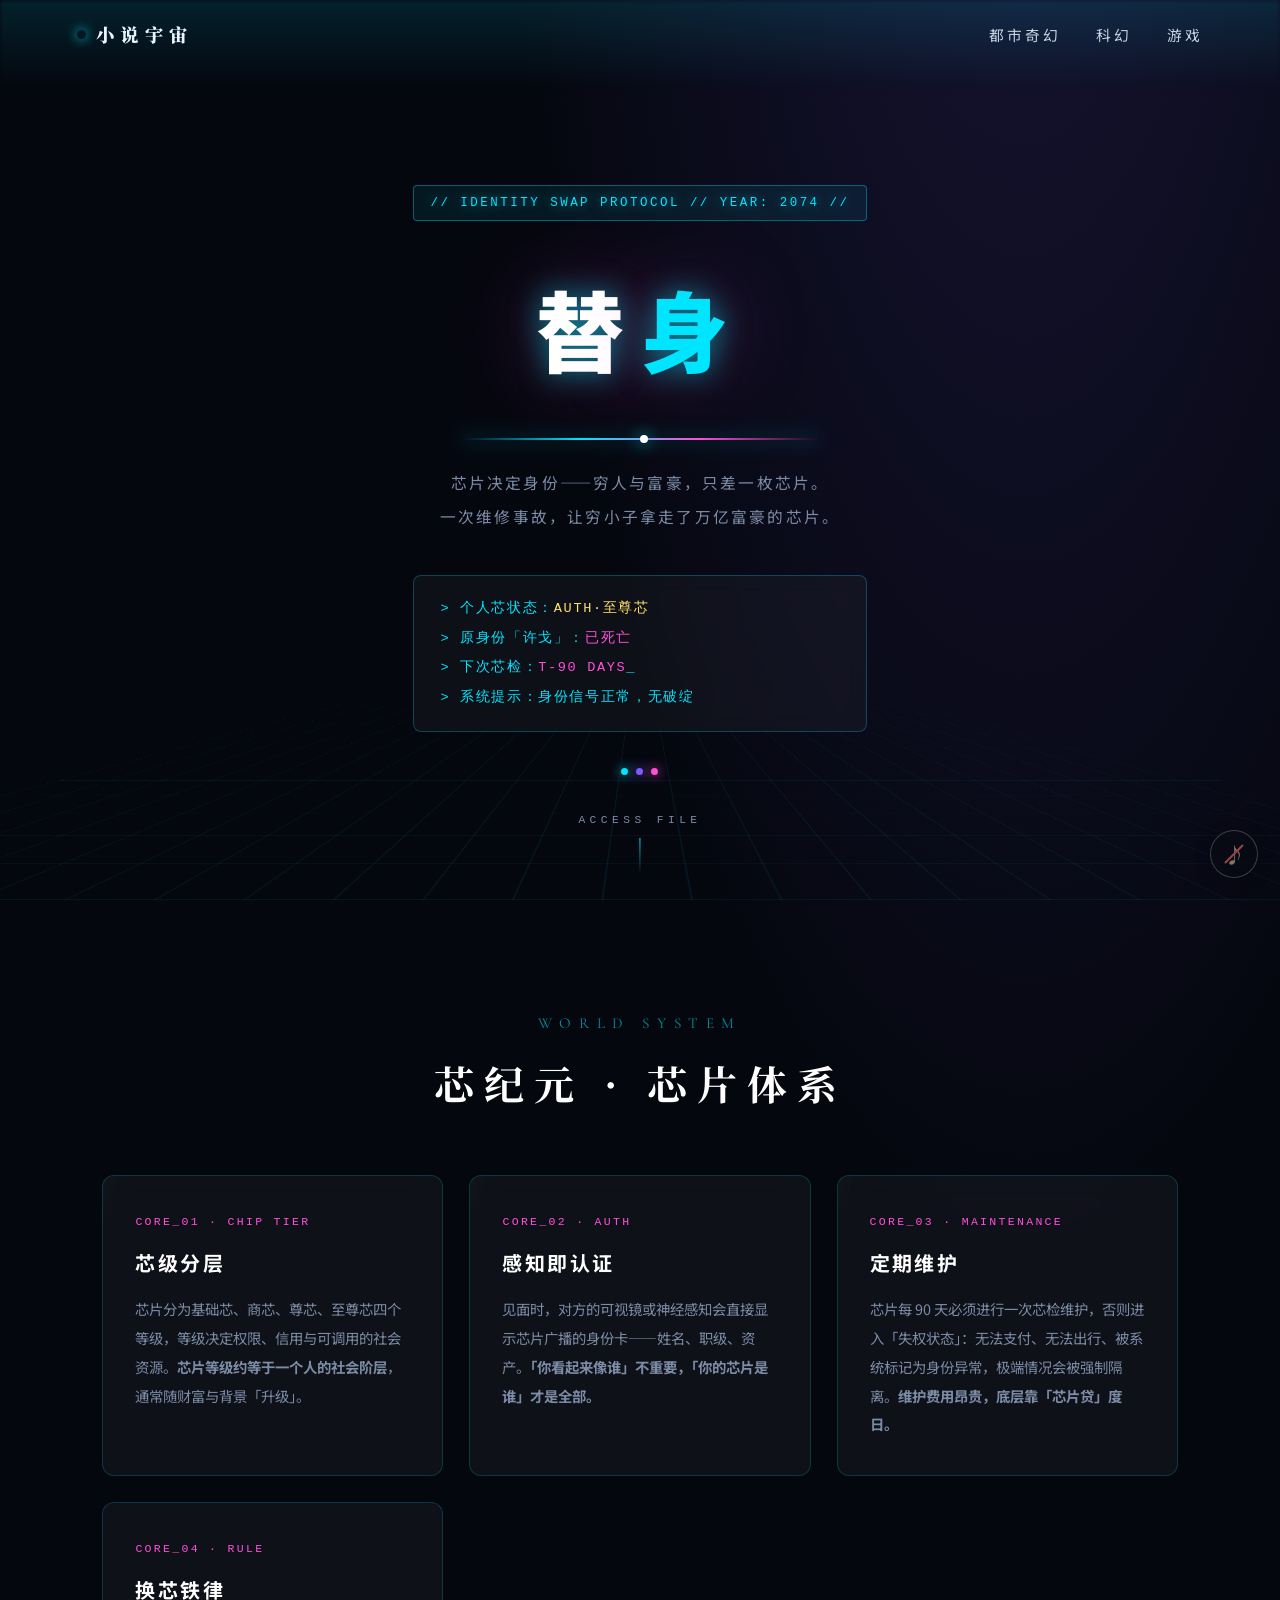
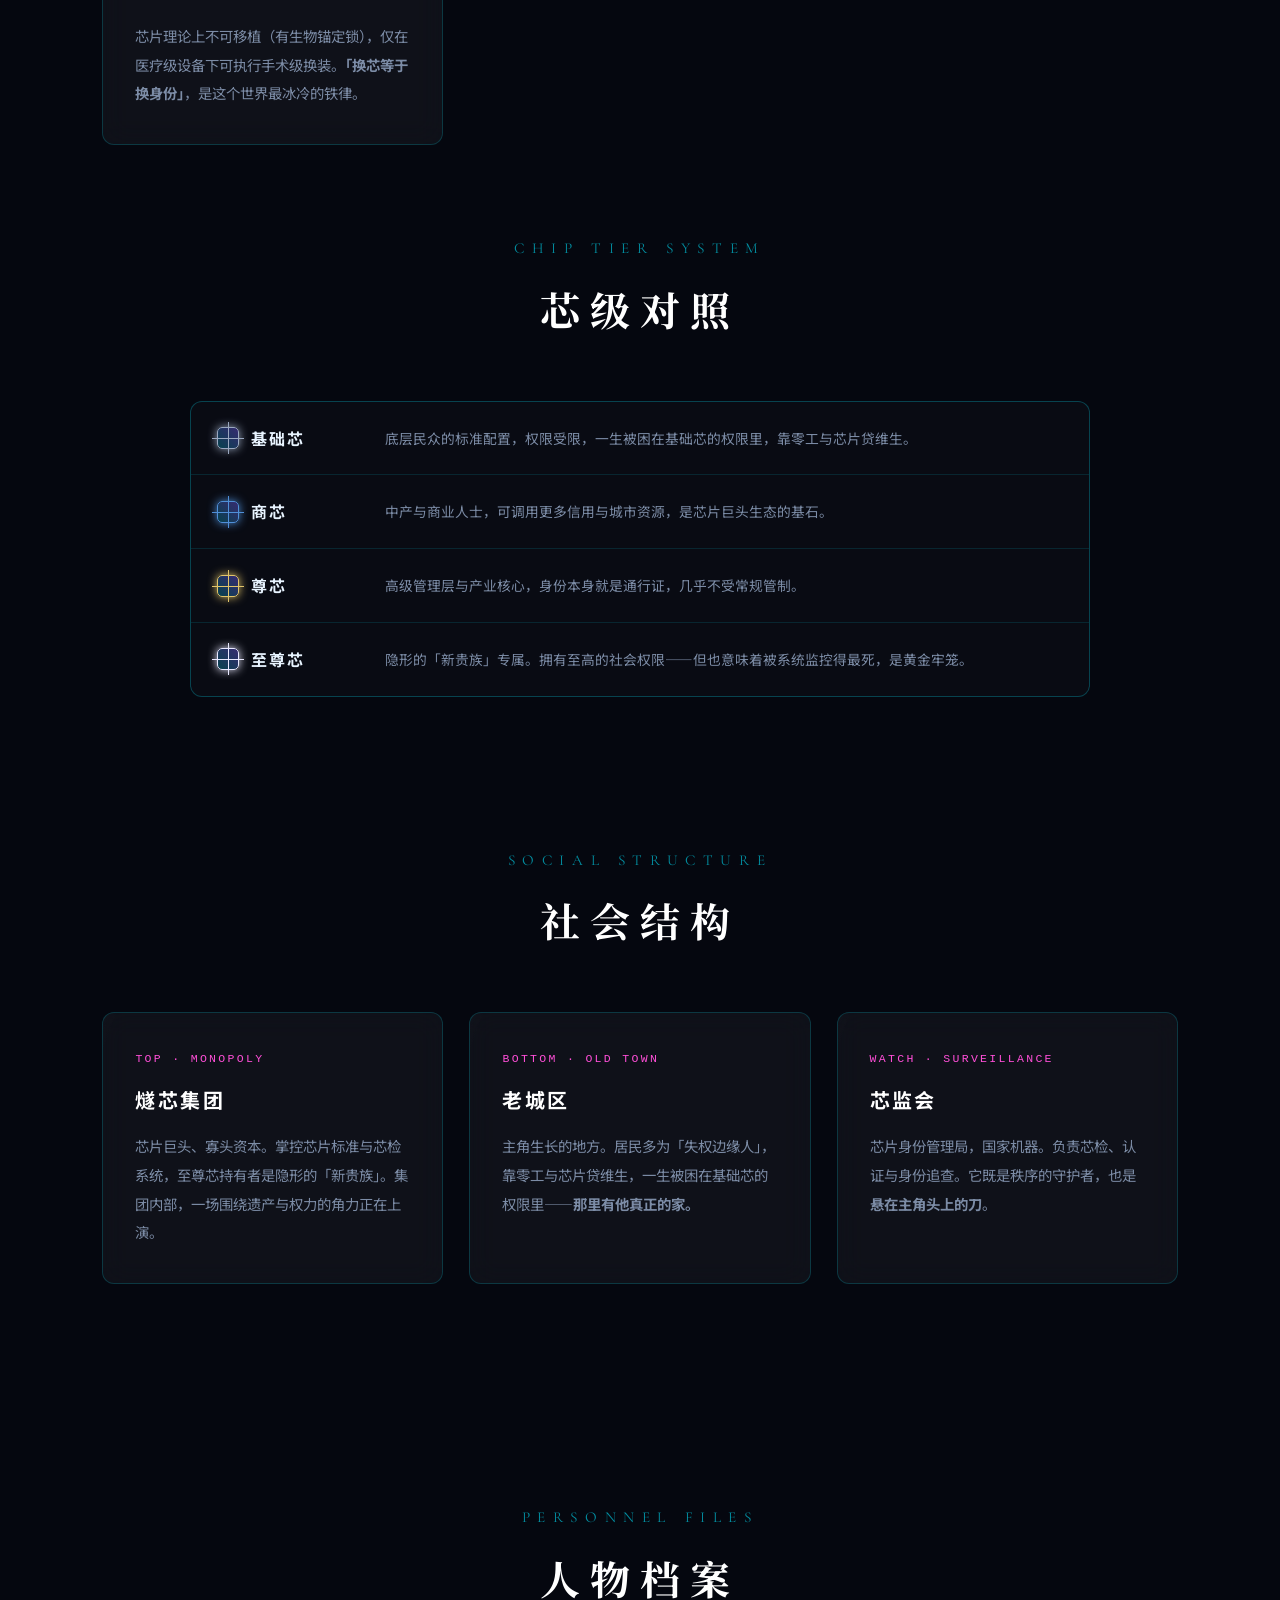
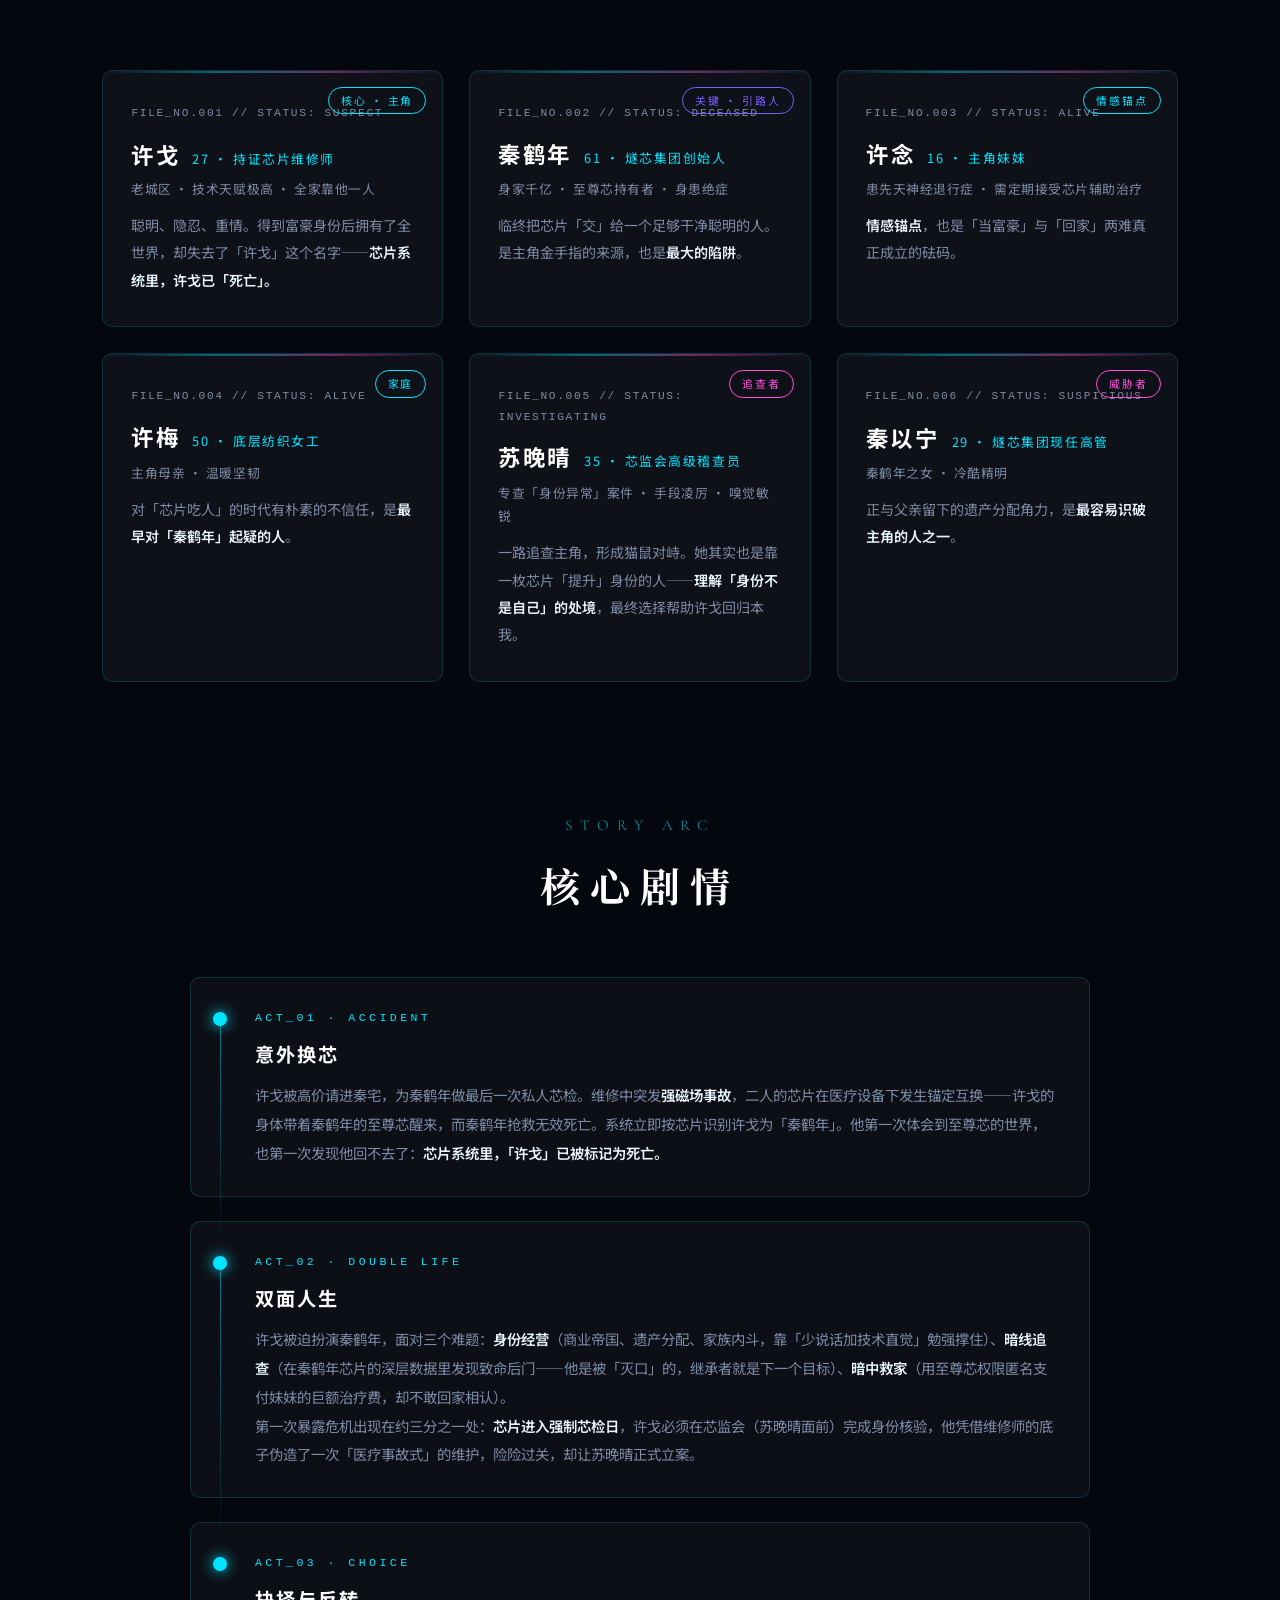
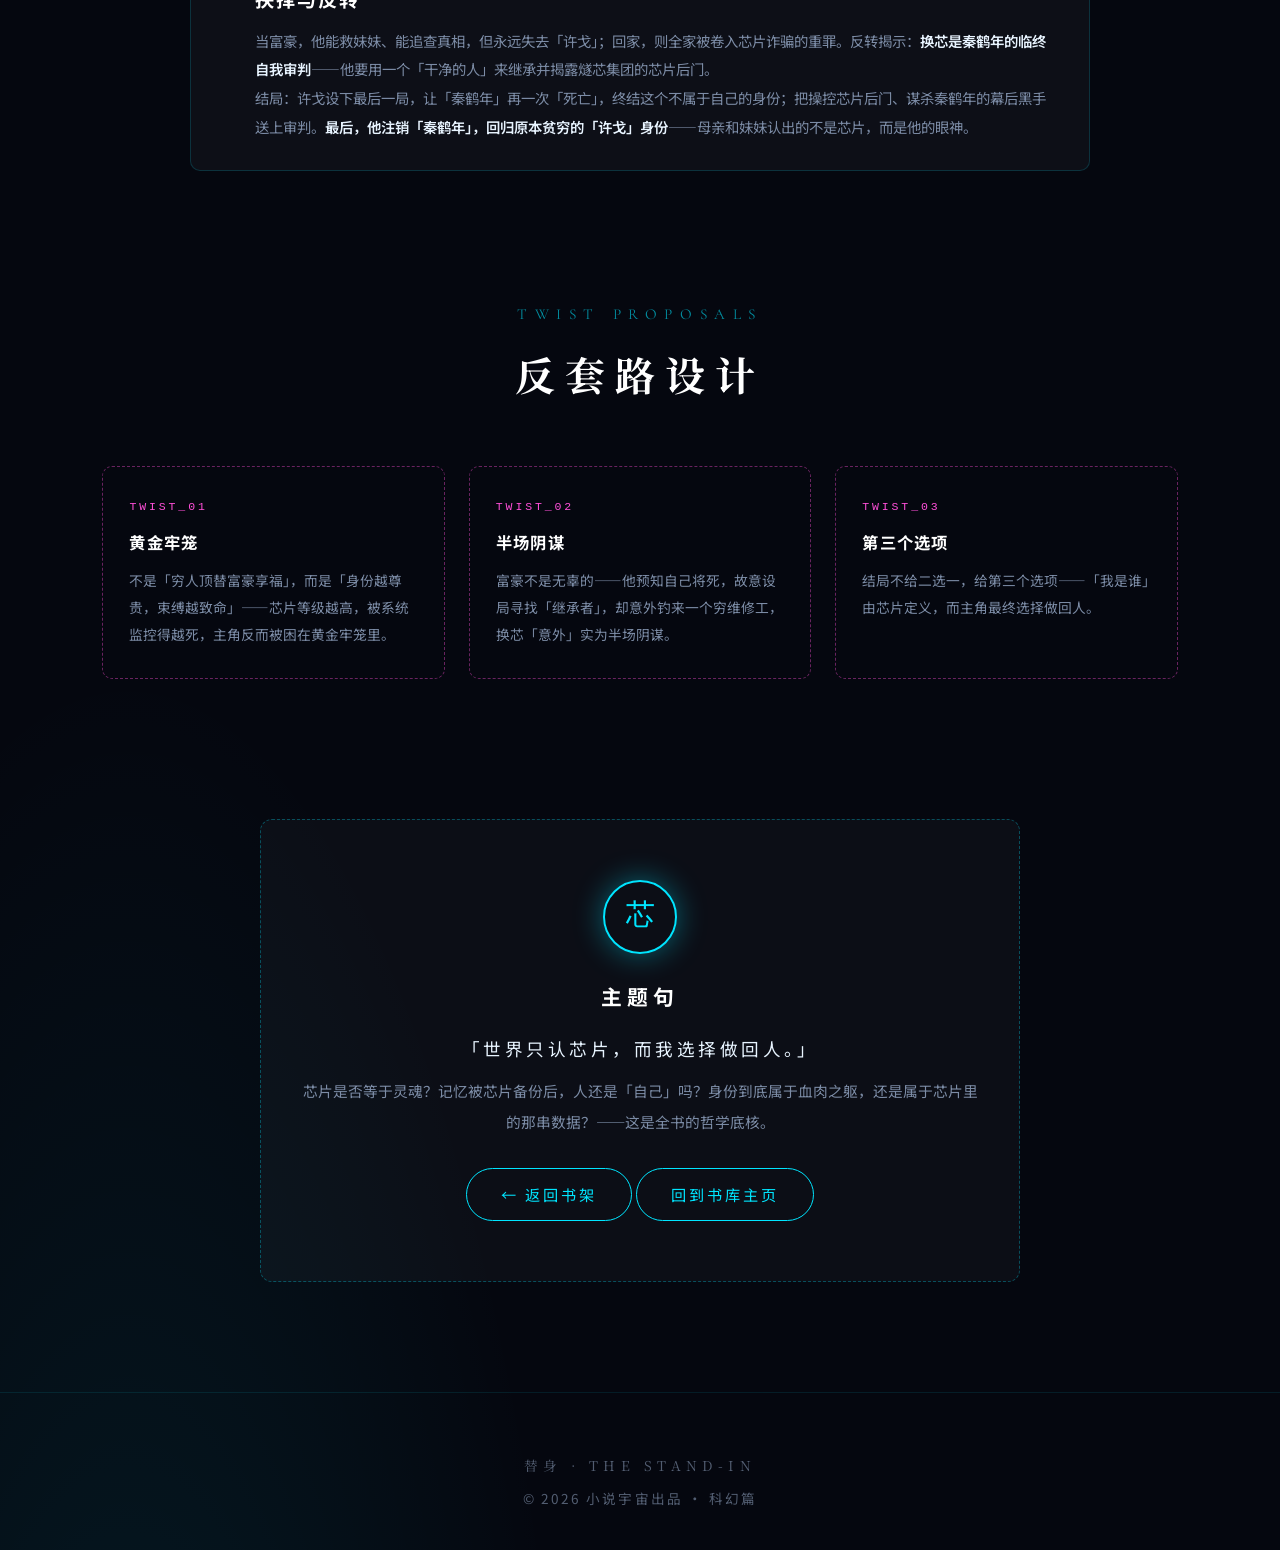
<file: novels/kehuan.html>
<!DOCTYPE html>
<html lang="zh-CN">
<head>
  <meta charset="UTF-8">
  <meta name="viewport" content="width=device-width, initial-scale=1.0">
  <meta name="description" content="《替身》— 科幻伦理小说。芯片决定身份——穷人与富豪，只差一枚芯片。芯纪元 2074，身份置换与伦理困境。">
  <title>《替身》 · 科幻</title>

  <link rel="preconnect" href="https://fonts.googleapis.com">
  <link rel="preconnect" href="https://fonts.gstatic.com" crossorigin>
  <link href="https://fonts.googleapis.com/css2?family=Noto+Serif+SC:wght@400;600;700;900&family=Noto+Sans+SC:wght@300;400;500;700&family=Cormorant+Garamond:ital,wght@0,400;0,500;0,600;1,400&display=swap" rel="stylesheet">

  <link rel="stylesheet" href="../assets/css/common.css">
  <link rel="stylesheet" href="../assets/css/kehuan.css">
</head>
<body class="kehuan-body">

  <!-- 顶部导航 -->
  <nav class="site-nav">
    <a class="nav-brand" href="../index.html">
      <span class="brand-mark" style="color:#00e5ff; box-shadow:0 0 12px #00e5ff;"></span>
      <span>小说宇宙</span>
    </a>
    <ul class="nav-links">
      <li>
        <a href="../index.html#xuanhuan">都市奇幻</a>
        <div class="dropdown">
          <a href="../novels/yuanli-jiuchashi.html"><span class="d-dot"></span>《愿力纠察使》</a>
          <a href="../novels/lingxian.html"><span class="d-dot"></span>《灵宪：零号悖素》</a>
        </div>
      </li>
      <li>
        <a href="../index.html#kehuan">科幻</a>
        <div class="dropdown">
          <a href="../novels/kehuan.html"><span class="d-dot"></span>《替身》</a>
          <a href="../novels/qixie-jiyuan.html"><span class="d-dot"></span>《契械纪元》</a>
          <a href="../novels/fanzheng-zhinan.html"><span class="d-dot"></span>《未来造反指南》</a>
        </div>
      </li>
      <li>
        <a href="../index.html#zhexue">游戏</a>
        <div class="dropdown">
          <a href="../novels/zhexue.html"><span class="d-dot"></span>《哲学与诗与梦》</a>
        </div>
      </li>
    </ul>
  </nav>

  <!-- ============ Hero ============ -->
  <header class="k-hero">
    <div class="k-grid-bg"></div>
    <div class="k-hero-inner">
      <div class="k-file-tag">// IDENTITY SWAP PROTOCOL // YEAR: 2074 //</div>
      <h1>替<span class="k-accent">身</span></h1>
      <div class="k-scanline"></div>
      <p class="k-desc">
        芯片决定身份——穷人与富豪，只差一枚芯片。<br>
        一次维修事故，让穷小子拿走了万亿富豪的芯片。
      </p>
      <div class="k-status-box">
        &gt; 个人芯状态：<span style="color:#ffe066;">AUTH·至尊芯</span><br>
        &gt; 原身份「许戈」：<span style="color:#ff4fd8;">已死亡</span><br>
        &gt; 下次芯检：<span style="color:#ff4fd8;">T-90 DAYS</span><span class="blink">_</span><br>
        &gt; 系统提示：<span style="color:#00e5ff;">身份信号正常，无破绽</span>
      </div>
      <div class="k-dots"><span></span><span></span><span></span></div>
    </div>
    <div class="k-scroll">ACCESS FILE</div>
  </header>

  <!-- ============ 世界观 ============ -->
  <section class="k-section">
    <div class="section-head reveal">
      <span class="section-kicker">WORLD SYSTEM</span>
      <h2>芯纪元 · 芯片体系</h2>
    </div>

    <div class="k-glass-grid">
      <div class="k-card reveal">
        <div class="k-card-code">CORE_01 · CHIP TIER</div>
        <h3>芯级分层</h3>
        <p>芯片分为基础芯、商芯、尊芯、至尊芯四个等级，等级决定权限、信用与可调用的社会资源。<strong>芯片等级约等于一个人的社会阶层</strong>，通常随财富与背景「升级」。</p>
      </div>
      <div class="k-card reveal">
        <div class="k-card-code">CORE_02 · AUTH</div>
        <h3>感知即认证</h3>
        <p>见面时，对方的可视镜或神经感知会直接显示芯片广播的身份卡——姓名、职级、资产。<strong>「你看起来像谁」不重要，「你的芯片是谁」才是全部。</strong></p>
      </div>
      <div class="k-card reveal">
        <div class="k-card-code">CORE_03 · MAINTENANCE</div>
        <h3>定期维护</h3>
        <p>芯片每 90 天必须进行一次芯检维护，否则进入「失权状态」：无法支付、无法出行、被系统标记为身份异常，极端情况会被强制隔离。<strong>维护费用昂贵，底层靠「芯片贷」度日。</strong></p>
      </div>
      <div class="k-card reveal">
        <div class="k-card-code">CORE_04 · RULE</div>
        <h3>换芯铁律</h3>
        <p>芯片理论上不可移植（有生物锚定锁），仅在医疗级设备下可执行手术级换装。<strong>「换芯等于换身份」</strong>，是这个世界最冰冷的铁律。</p>
      </div>
    </div>

    <div class="section-head reveal" style="margin-top:90px;">
      <span class="section-kicker">CHIP TIER SYSTEM</span>
      <h2>芯级对照</h2>
    </div>

    <div class="chip-tier-wrap reveal">
      <div class="chip-tier">
        <div class="ct-level"><span class="ct-chip tier-jade"></span><h4>基础芯</h4></div>
        <p>底层民众的标准配置，权限受限，一生被困在基础芯的权限里，靠零工与芯片贷维生。</p>
      </div>
      <div class="chip-tier">
        <div class="ct-level"><span class="ct-chip tier-blue"></span><h4>商芯</h4></div>
        <p>中产与商业人士，可调用更多信用与城市资源，是芯片巨头生态的基石。</p>
      </div>
      <div class="chip-tier">
        <div class="ct-level"><span class="ct-chip tier-gold"></span><h4>尊芯</h4></div>
        <p>高级管理层与产业核心，身份本身就是通行证，几乎不受常规管制。</p>
      </div>
      <div class="chip-tier">
        <div class="ct-level"><span class="ct-chip tier-obsidian"></span><h4>至尊芯</h4></div>
        <p>隐形的「新贵族」专属。拥有至高的社会权限——但也意味着被系统监控得最死，是黄金牢笼。</p>
      </div>
    </div>
  </section>

  <!-- ============ 社会结构 ============ -->
  <section class="k-section" style="padding-top:40px;">
    <div class="section-head reveal">
      <span class="section-kicker">SOCIAL STRUCTURE</span>
      <h2>社会结构</h2>
    </div>

    <div class="k-glass-grid">
      <div class="k-card k-society reveal">
        <div class="k-card-code">TOP · MONOPOLY</div>
        <h3>燧芯集团</h3>
        <p>芯片巨头、寡头资本。掌控芯片标准与芯检系统，至尊芯持有者是隐形的「新贵族」。集团内部，一场围绕遗产与权力的角力正在上演。</p>
      </div>
      <div class="k-card k-society reveal">
        <div class="k-card-code">BOTTOM · OLD TOWN</div>
        <h3>老城区</h3>
        <p>主角生长的地方。居民多为「失权边缘人」，靠零工与芯片贷维生，一生被困在基础芯的权限里——<strong>那里有他真正的家。</strong></p>
      </div>
      <div class="k-card k-society reveal">
        <div class="k-card-code">WATCH · SURVEILLANCE</div>
        <h3>芯监会</h3>
        <p>芯片身份管理局，国家机器。负责芯检、认证与身份追查。它既是秩序的守护者，也是<strong>悬在主角头上的刀</strong>。</p>
      </div>
    </div>
  </section>

  <!-- ============ 人物 ============ -->
  <section class="k-section">
    <div class="section-head reveal">
      <span class="section-kicker">PERSONNEL FILES</span>
      <h2>人物档案</h2>
    </div>

    <div class="k-char-grid">
      <div class="k-char reveal">
        <span class="kc-tag">核心 · 主角</span>
        <div class="kc-id">FILE_NO.001 // STATUS: SUSPECT</div>
        <div class="kc-name-row"><span class="kc-name">许戈</span><span class="kc-role">27 · 持证芯片维修师</span></div>
        <div class="kc-meta">老城区 · 技术天赋极高 · 全家靠他一人</div>
        <p>聪明、隐忍、重情。得到富豪身份后拥有了全世界，却失去了「许戈」这个名字——<strong>芯片系统里，许戈已「死亡」。</strong></p>
      </div>

      <div class="k-char reveal">
        <span class="kc-tag neutral">关键 · 引路人</span>
        <div class="kc-id">FILE_NO.002 // STATUS: DECEASED</div>
        <div class="kc-name-row"><span class="kc-name">秦鹤年</span><span class="kc-role">61 · 燧芯集团创始人</span></div>
        <div class="kc-meta">身家千亿 · 至尊芯持有者 · 身患绝症</div>
        <p>临终把芯片「交」给一个足够干净聪明的人。是主角金手指的来源，也是<strong>最大的陷阱</strong>。</p>
      </div>

      <div class="k-char reveal">
        <span class="kc-tag">情感锚点</span>
        <div class="kc-id">FILE_NO.003 // STATUS: ALIVE</div>
        <div class="kc-name-row"><span class="kc-name">许念</span><span class="kc-role">16 · 主角妹妹</span></div>
        <div class="kc-meta">患先天神经退行症 · 需定期接受芯片辅助治疗</div>
        <p><strong>情感锚点</strong>，也是「当富豪」与「回家」两难真正成立的砝码。</p>
      </div>

      <div class="k-char reveal">
        <span class="kc-tag">家庭</span>
        <div class="kc-id">FILE_NO.004 // STATUS: ALIVE</div>
        <div class="kc-name-row"><span class="kc-name">许梅</span><span class="kc-role">50 · 底层纺织女工</span></div>
        <div class="kc-meta">主角母亲 · 温暖坚韧</div>
        <p>对「芯片吃人」的时代有朴素的不信任，是<strong>最早对「秦鹤年」起疑的人</strong>。</p>
      </div>

      <div class="k-char reveal">
        <span class="kc-tag alert">追查者</span>
        <div class="kc-id">FILE_NO.005 // STATUS: INVESTIGATING</div>
        <div class="kc-name-row"><span class="kc-name">苏晚晴</span><span class="kc-role">35 · 芯监会高级稽查员</span></div>
        <div class="kc-meta">专查「身份异常」案件 · 手段凌厉 · 嗅觉敏锐</div>
        <p>一路追查主角，形成猫鼠对峙。她其实也是靠一枚芯片「提升」身份的人——<strong>理解「身份不是自己」的处境</strong>，最终选择帮助许戈回归本我。</p>
      </div>

      <div class="k-char reveal">
        <span class="kc-tag alert">威胁者</span>
        <div class="kc-id">FILE_NO.006 // STATUS: SUSPICIOUS</div>
        <div class="kc-name-row"><span class="kc-name">秦以宁</span><span class="kc-role">29 · 燧芯集团现任高管</span></div>
        <div class="kc-meta">秦鹤年之女 · 冷酷精明</div>
        <p>正与父亲留下的遗产分配角力，是<strong>最容易识破主角的人之一</strong>。</p>
      </div>
    </div>
  </section>

  <!-- ============ 剧情 ============ -->
  <section class="k-section" style="padding-top:20px;">
    <div class="section-head reveal">
      <span class="section-kicker">STORY ARC</span>
      <h2>核心剧情</h2>
    </div>

    <div class="k-acts">
      <div class="k-act reveal">
        <div class="ka-stage">ACT_01 · ACCIDENT</div>
        <h3>意外换芯</h3>
        <p>许戈被高价请进秦宅，为秦鹤年做最后一次私人芯检。维修中突发<strong>强磁场事故</strong>，二人的芯片在医疗设备下发生锚定互换——许戈的身体带着秦鹤年的至尊芯醒来，而秦鹤年抢救无效死亡。系统立即按芯片识别许戈为「秦鹤年」。他第一次体会到至尊芯的世界，也第一次发现他回不去了：<strong>芯片系统里，「许戈」已被标记为死亡。</strong></p>
      </div>
      <div class="k-act reveal">
        <div class="ka-stage">ACT_02 · DOUBLE LIFE</div>
        <h3>双面人生</h3>
        <p>许戈被迫扮演秦鹤年，面对三个难题：<strong>身份经营</strong>（商业帝国、遗产分配、家族内斗，靠「少说话加技术直觉」勉强撑住）、<strong>暗线追查</strong>（在秦鹤年芯片的深层数据里发现致命后门——他是被「灭口」的，继承者就是下一个目标）、<strong>暗中救家</strong>（用至尊芯权限匿名支付妹妹的巨额治疗费，却不敢回家相认）。</p>
        <p>第一次暴露危机出现在约三分之一处：<strong>芯片进入强制芯检日</strong>，许戈必须在芯监会（苏晚晴面前）完成身份核验，他凭借维修师的底子伪造了一次「医疗事故式」的维护，险险过关，却让苏晚晴正式立案。</p>
      </div>
      <div class="k-act reveal">
        <div class="ka-stage">ACT_03 · CHOICE</div>
        <h3>抉择与反转</h3>
        <p>当富豪，他能救妹妹、能追查真相，但永远失去「许戈」；回家，则全家被卷入芯片诈骗的重罪。反转揭示：<strong>换芯是秦鹤年的临终自我审判</strong>——他要用一个「干净的人」来继承并揭露燧芯集团的芯片后门。</p>
        <p>结局：许戈设下最后一局，让「秦鹤年」再一次「死亡」，终结这个不属于自己的身份；把操控芯片后门、谋杀秦鹤年的幕后黑手送上审判。<strong>最后，他注销「秦鹤年」，回归原本贫穷的「许戈」身份</strong>——母亲和妹妹认出的不是芯片，而是他的眼神。</p>
      </div>
    </div>
  </section>

  <!-- ============ 反套路 ============ -->
  <section class="k-section" style="padding-top:20px;">
    <div class="section-head reveal">
      <span class="section-kicker">TWIST PROPOSALS</span>
      <h2>反套路设计</h2>
    </div>

    <div class="k-twist">
      <div class="kt-item reveal">
        <div class="kt-no">TWIST_01</div>
        <h4>黄金牢笼</h4>
        <p>不是「穷人顶替富豪享福」，而是「身份越尊贵，束缚越致命」——芯片等级越高，被系统监控得越死，主角反而被困在黄金牢笼里。</p>
      </div>
      <div class="kt-item reveal">
        <div class="kt-no">TWIST_02</div>
        <h4>半场阴谋</h4>
        <p>富豪不是无辜的——他预知自己将死，故意设局寻找「继承者」，却意外钓来一个穷维修工，换芯「意外」实为半场阴谋。</p>
      </div>
      <div class="kt-item reveal">
        <div class="kt-no">TWIST_03</div>
        <h4>第三个选项</h4>
        <p>结局不给二选一，给第三个选项——「我是谁」由芯片定义，而主角最终选择做回人。</p>
      </div>
    </div>
  </section>

  <!-- ============ 主题 ============ -->
  <section class="k-section" style="padding-top:30px;">
    <div class="k-coming reveal">
      <div class="k-icon">芯</div>
      <h3>主题句</h3>
      <p style="font-size:1.1rem; letter-spacing:0.2em; color:#e8f4ff; margin-bottom:8px;">
        「世界只认芯片，而我选择做回人。」
      </p>
      <p style="color:var(--k-dim);">芯片是否等于灵魂？记忆被芯片备份后，人还是「自己」吗？身份到底属于血肉之躯，还是属于芯片里的那串数据？——这是全书的哲学底核。</p>
      <div class="btn-row">
        <a class="btn btn-cyan" href="../index.html#kehuan">← 返回书架</a>
        <a class="btn btn-cyan" href="../index.html">回到书库主页</a>
      </div>
    </div>
  </section>

  <footer class="site-footer">
    <div class="footer-seal">替身 · THE STAND-IN</div>
    <div>© <span data-year>2026</span> 小说宇宙出品 · 科幻篇</div>
  </footer>

  <script src="../assets/js/main.js"></script>
  <script src="../assets/js/audio.js"></script>
</body>
</html>
</file>
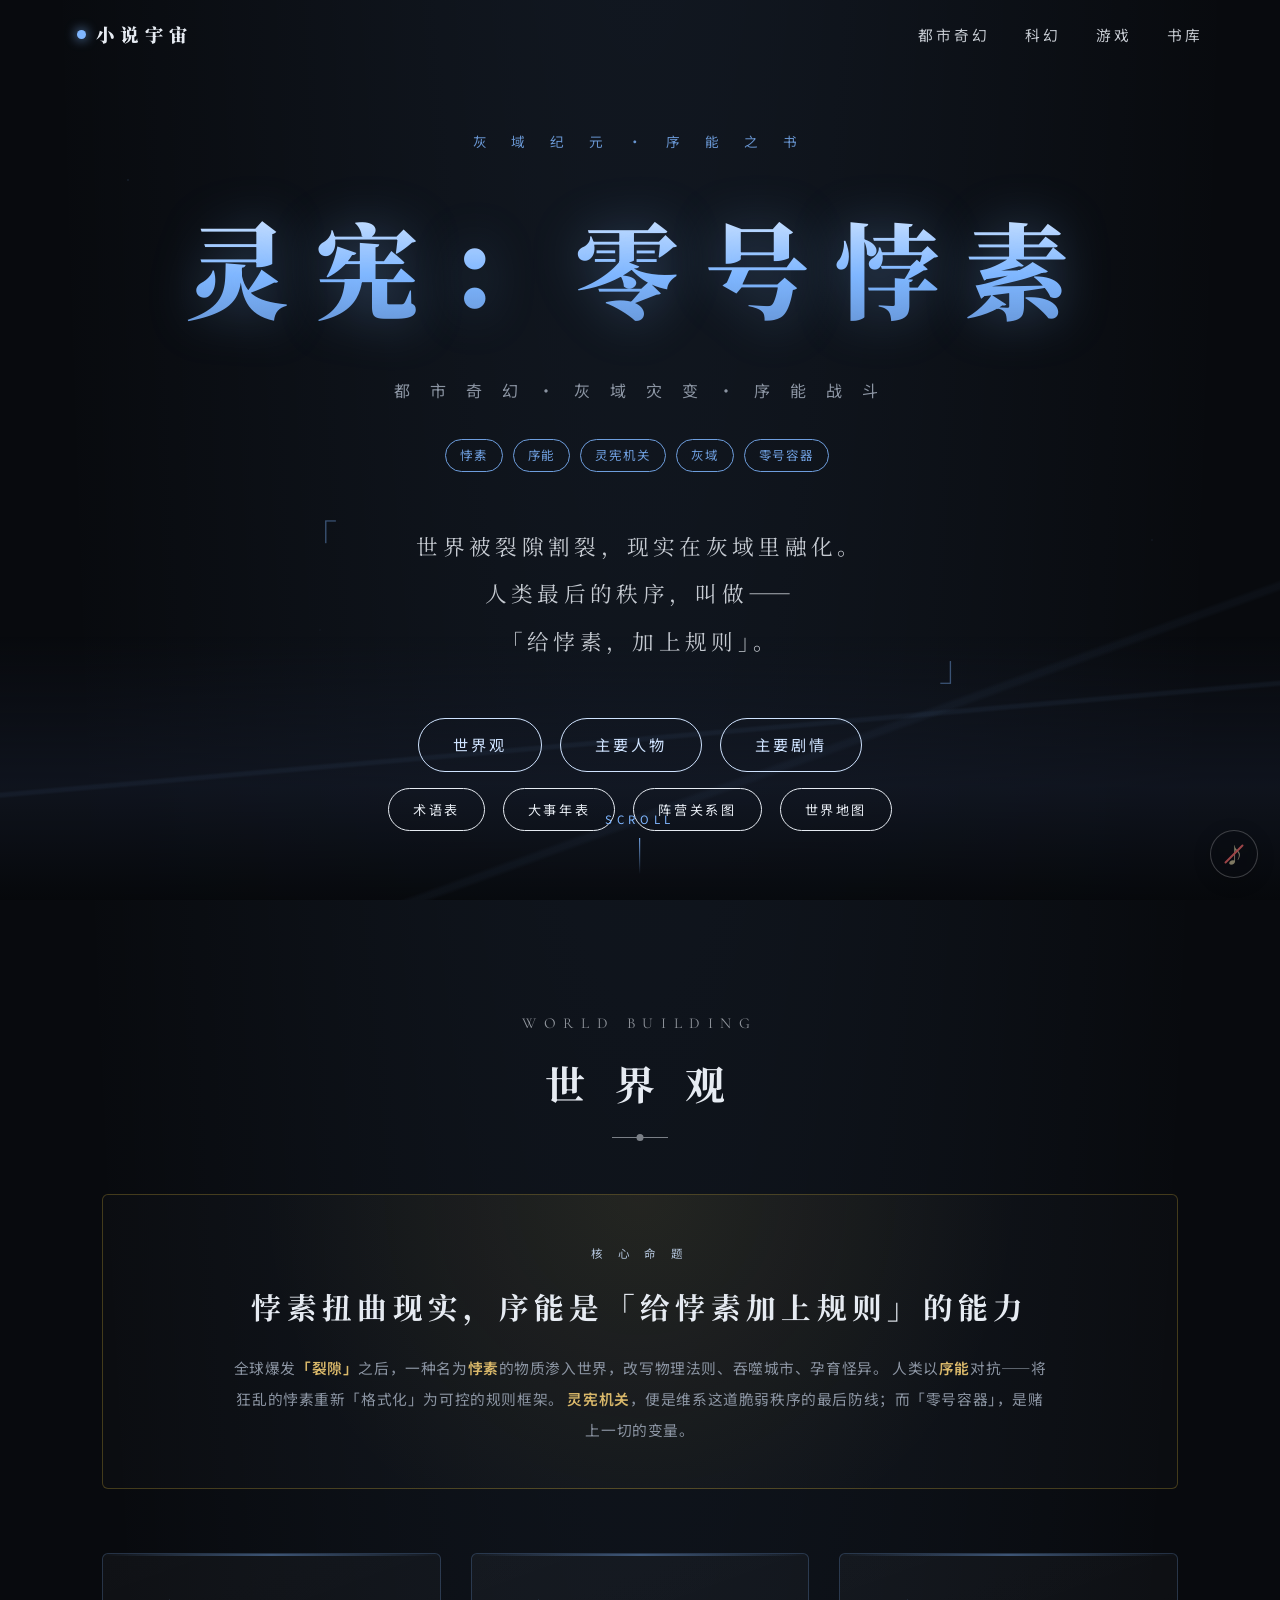
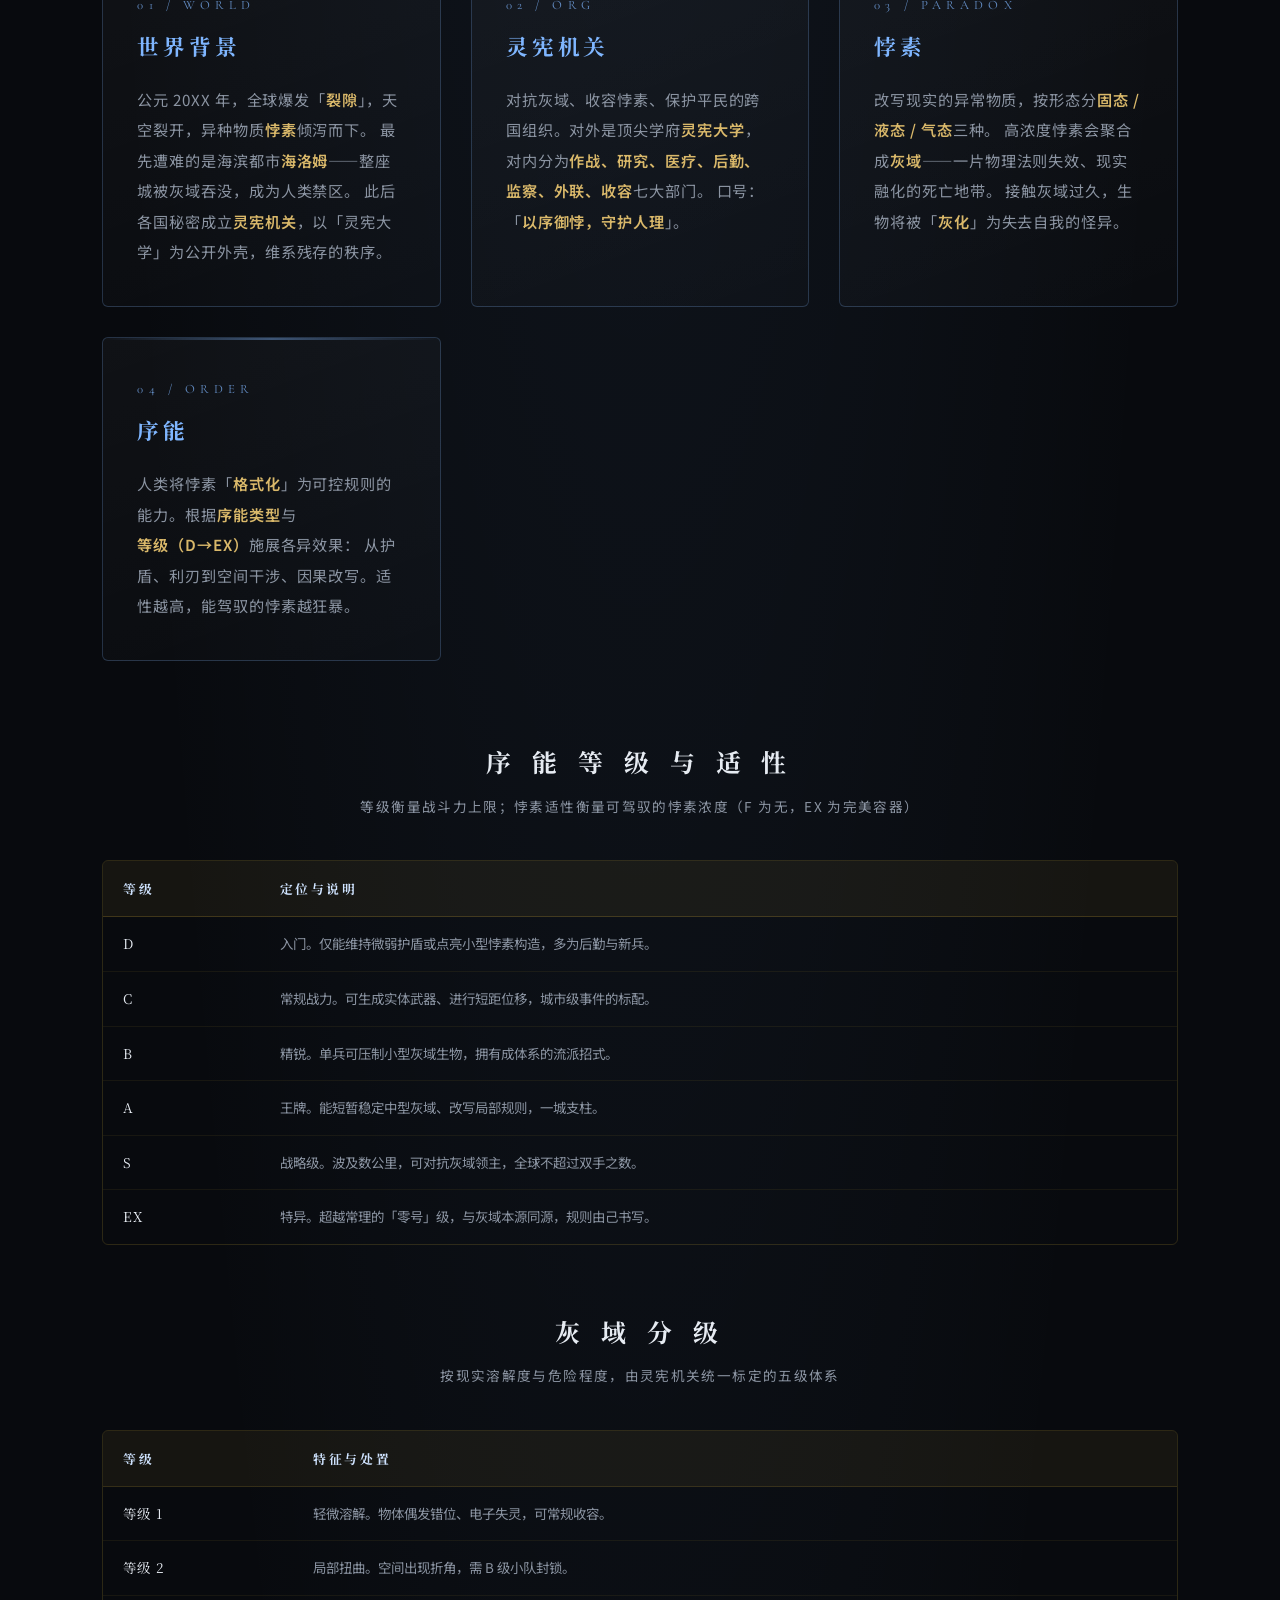
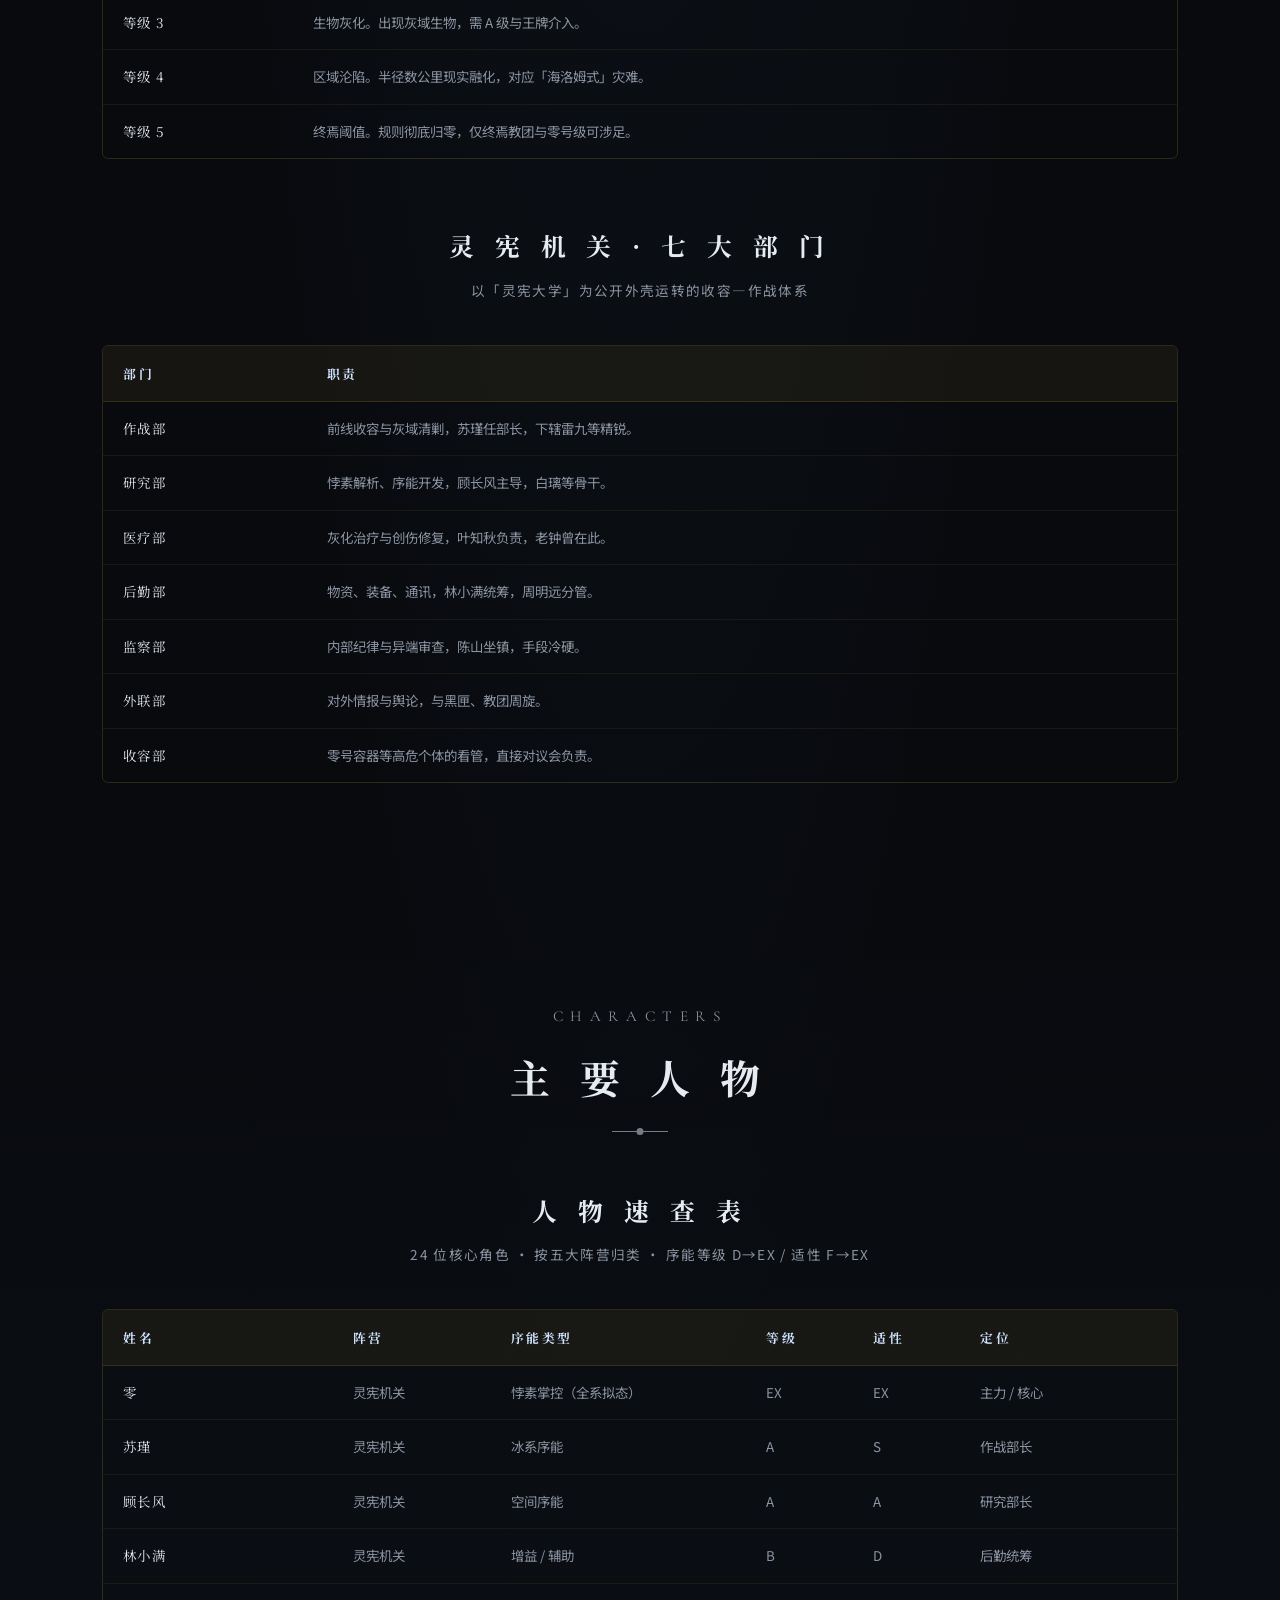
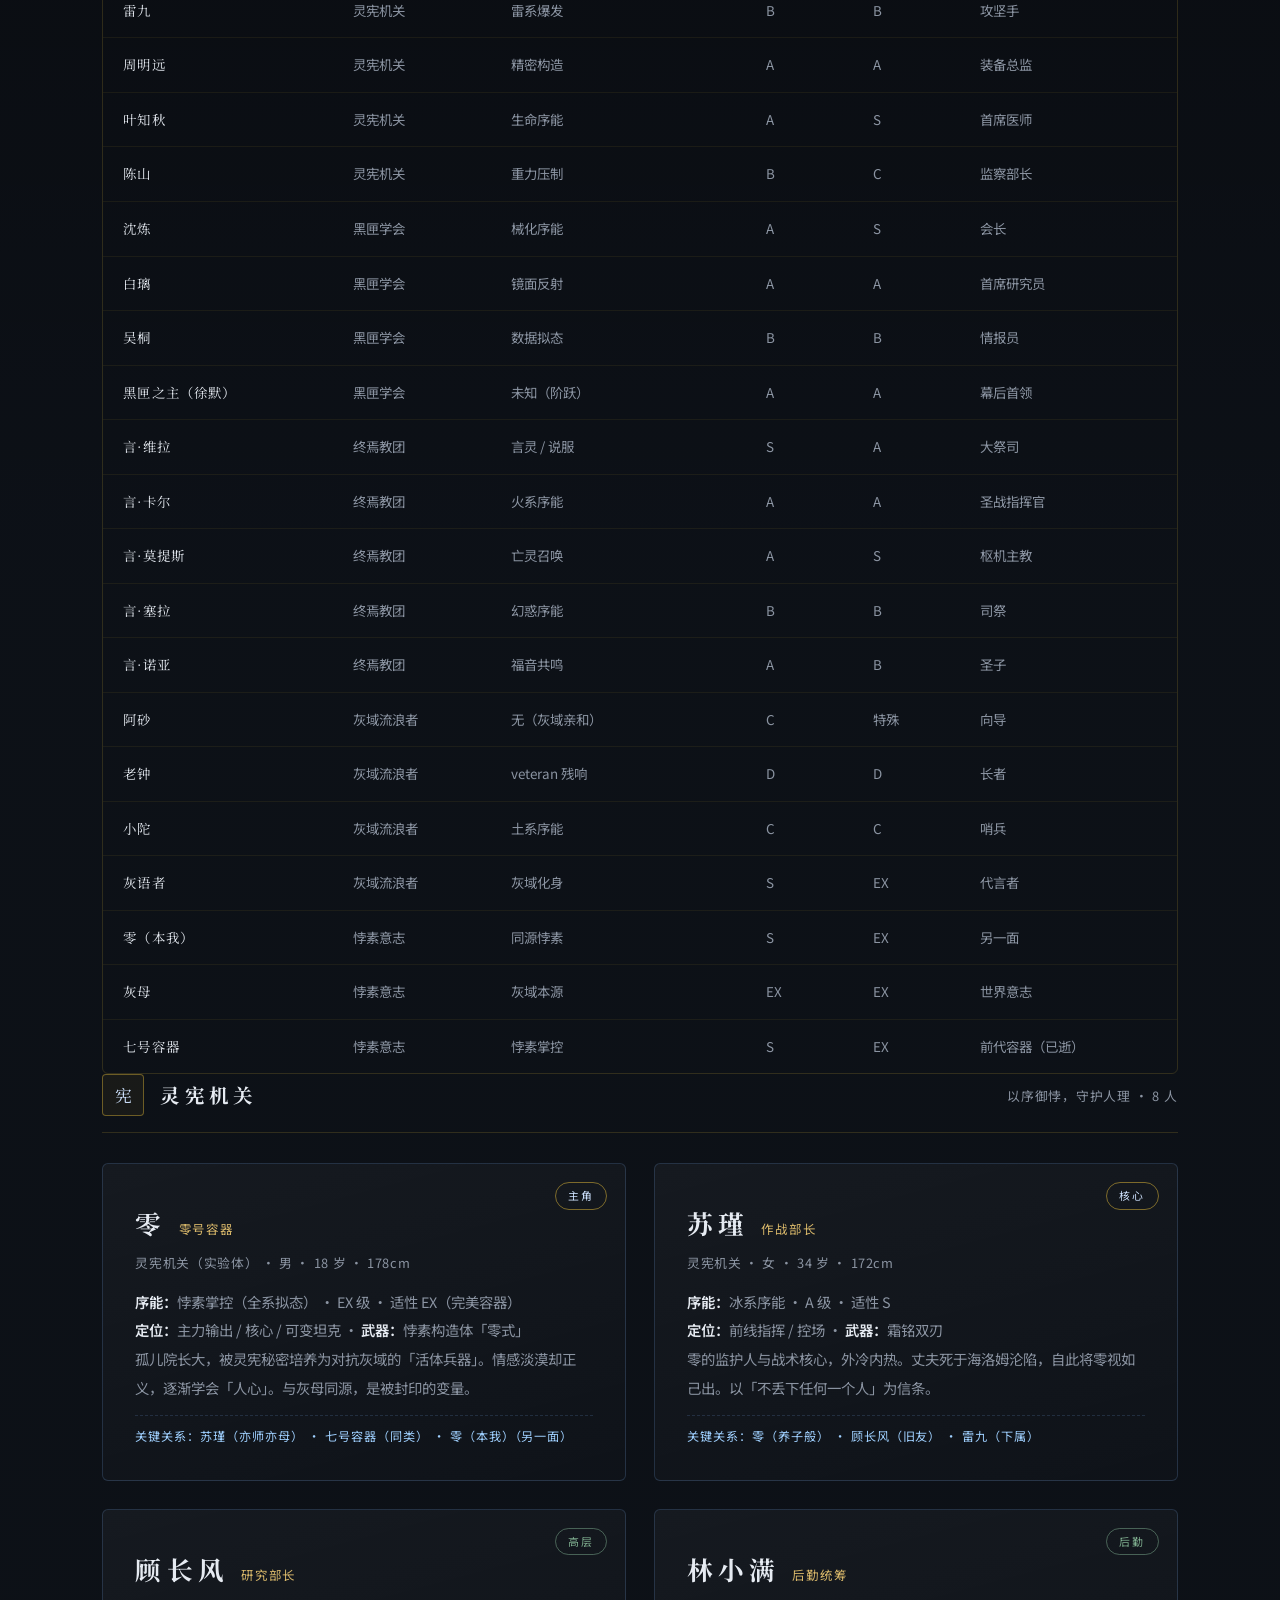
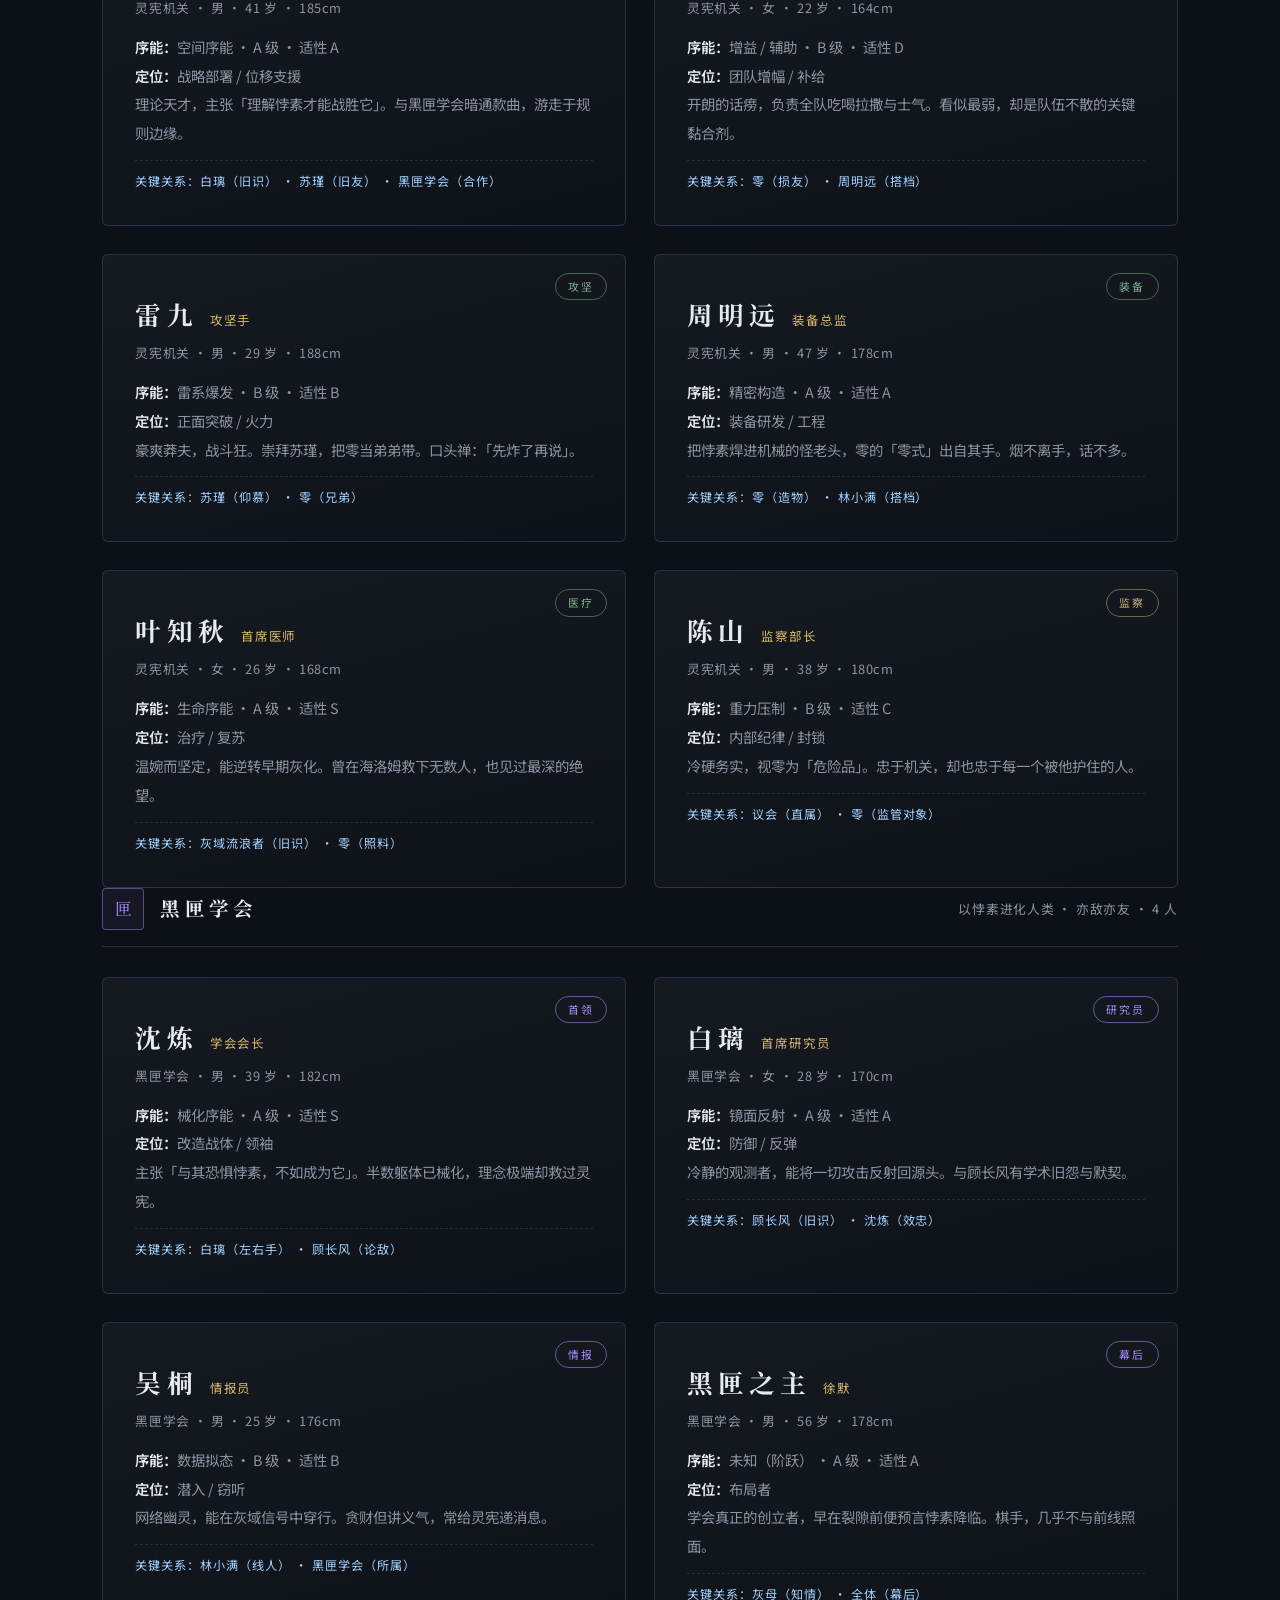
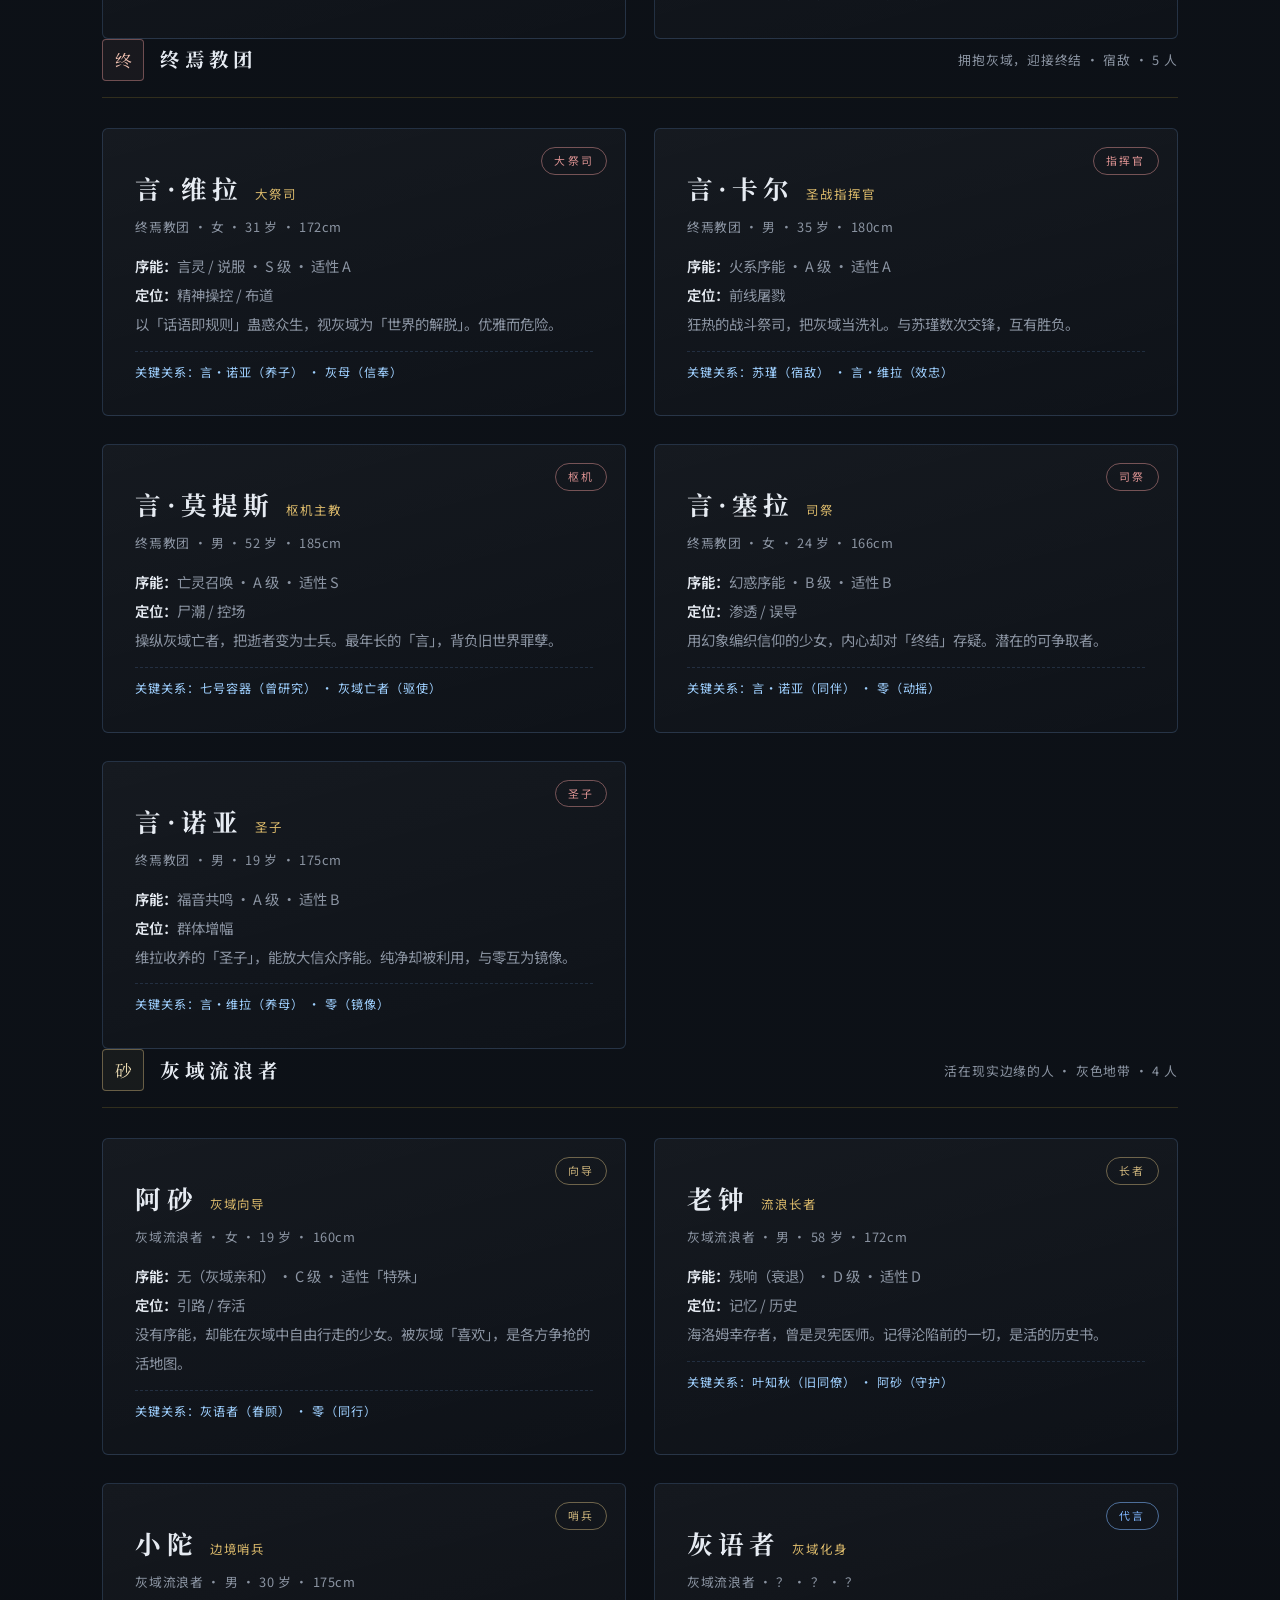
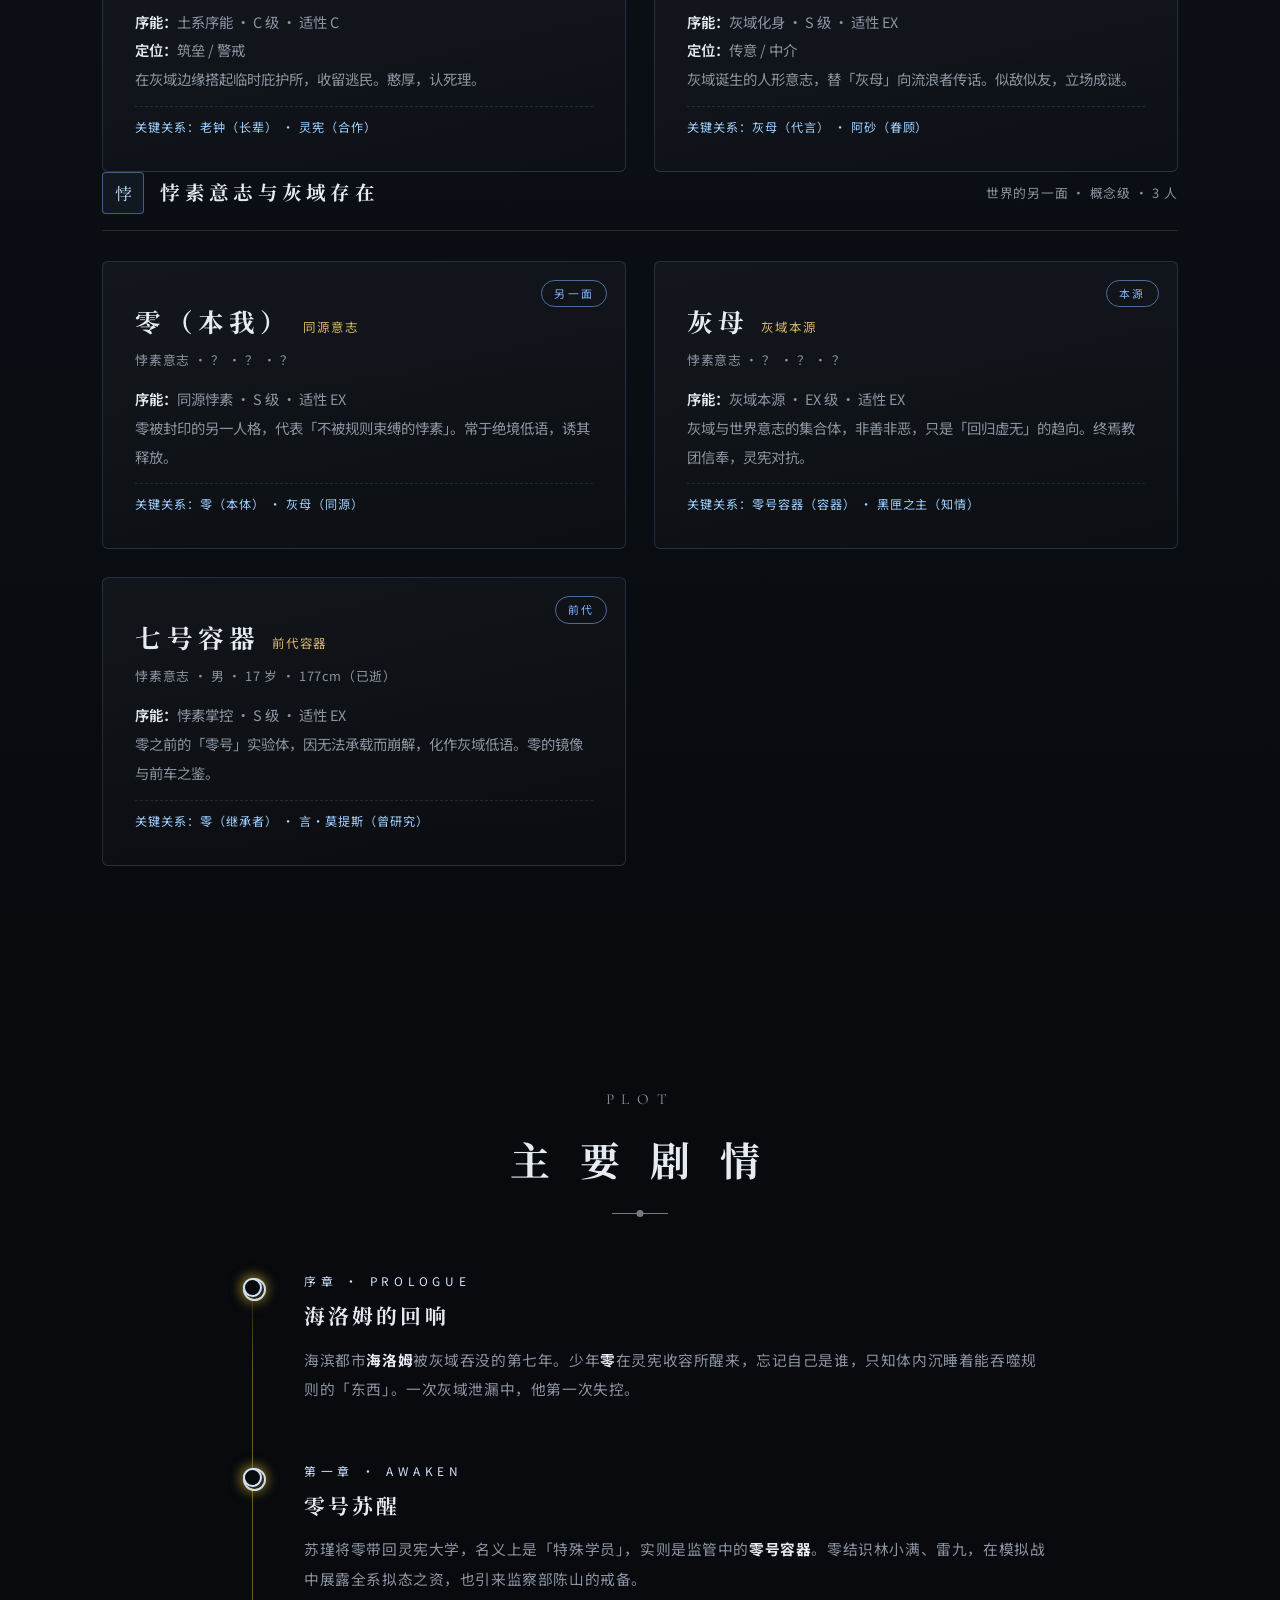
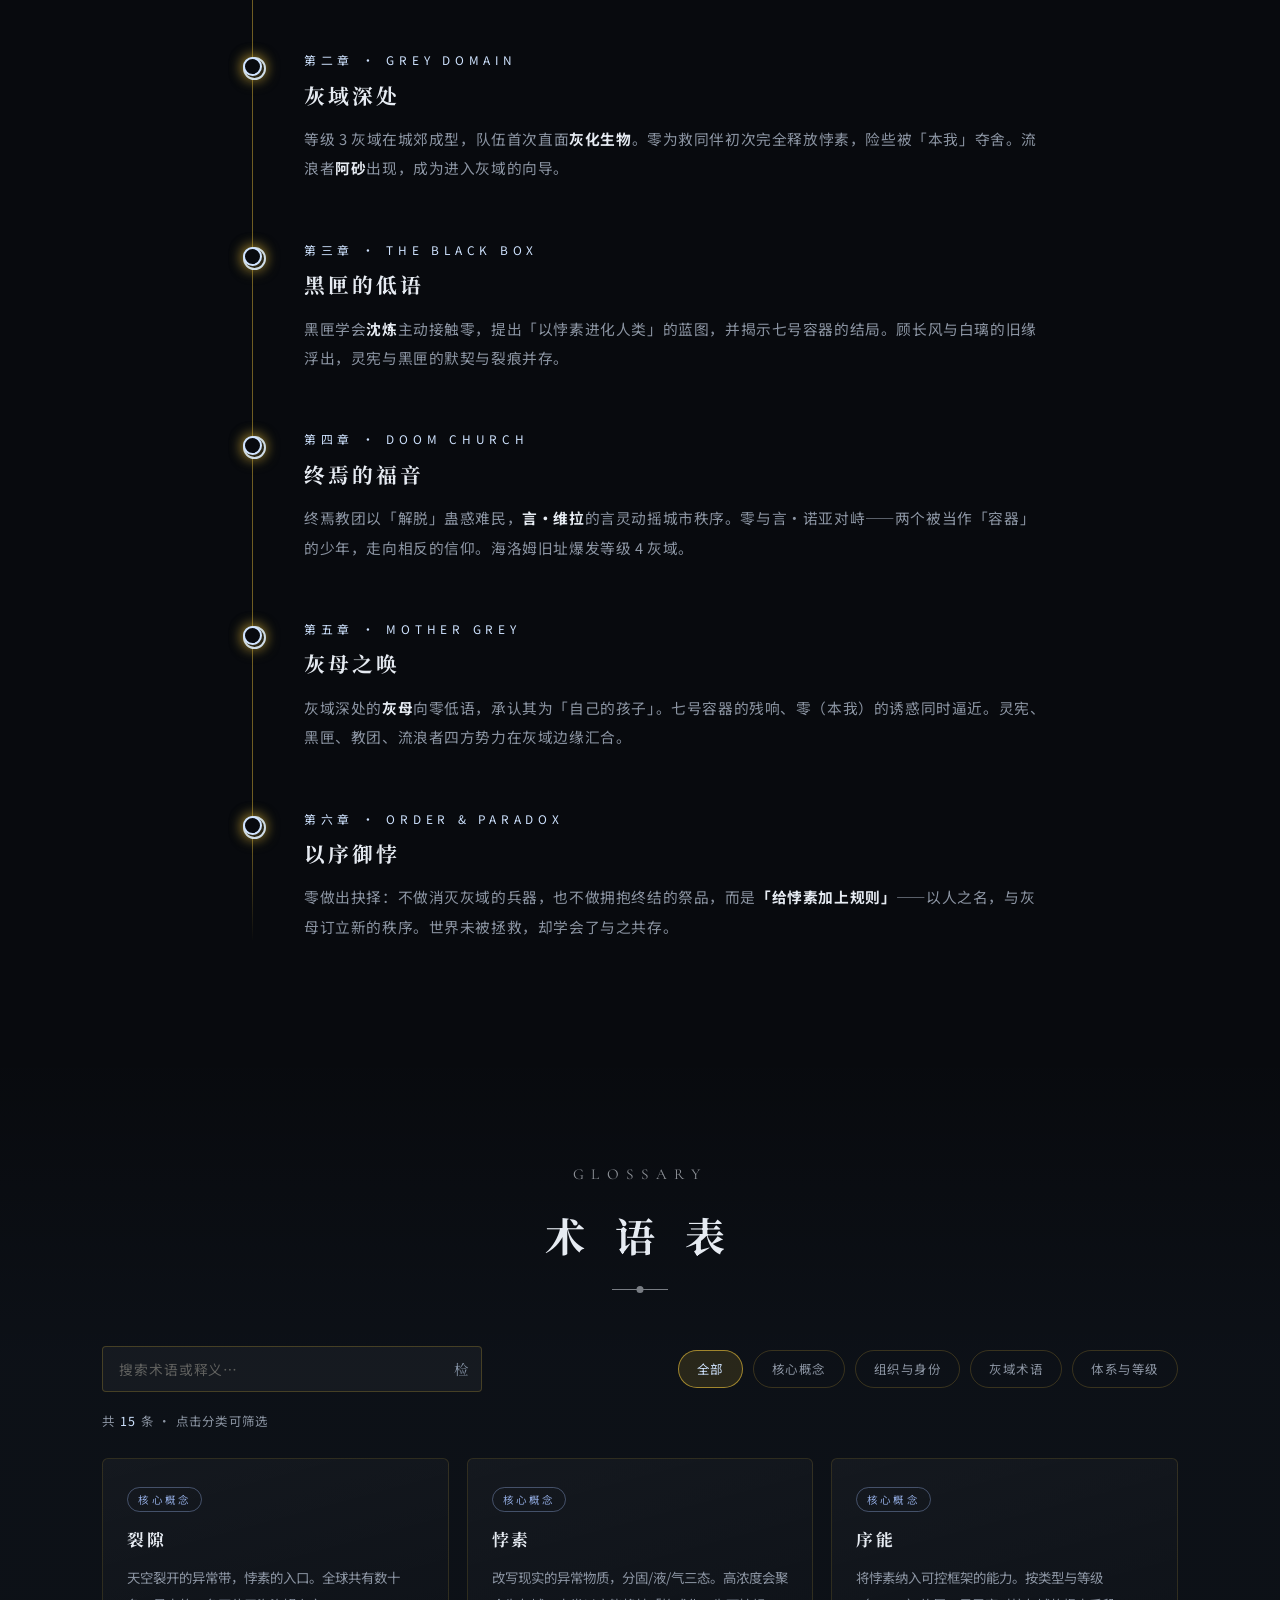
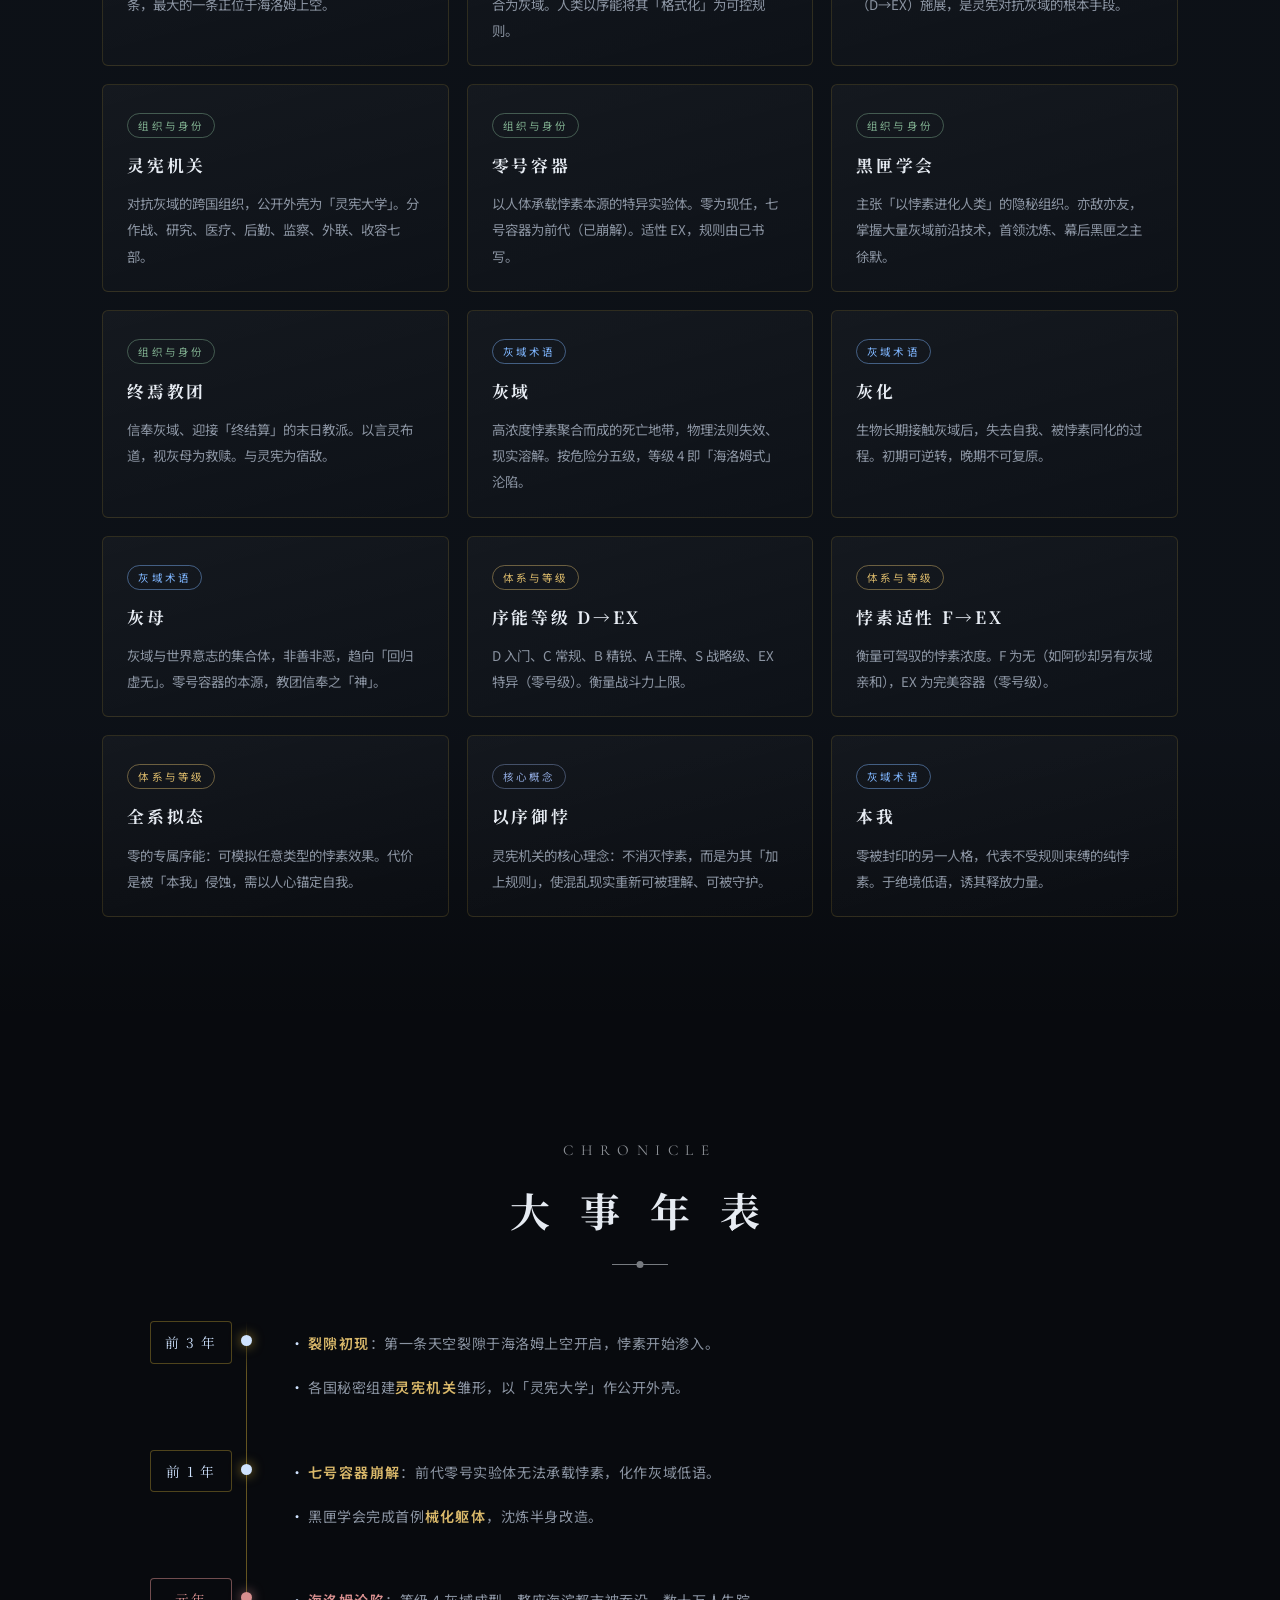
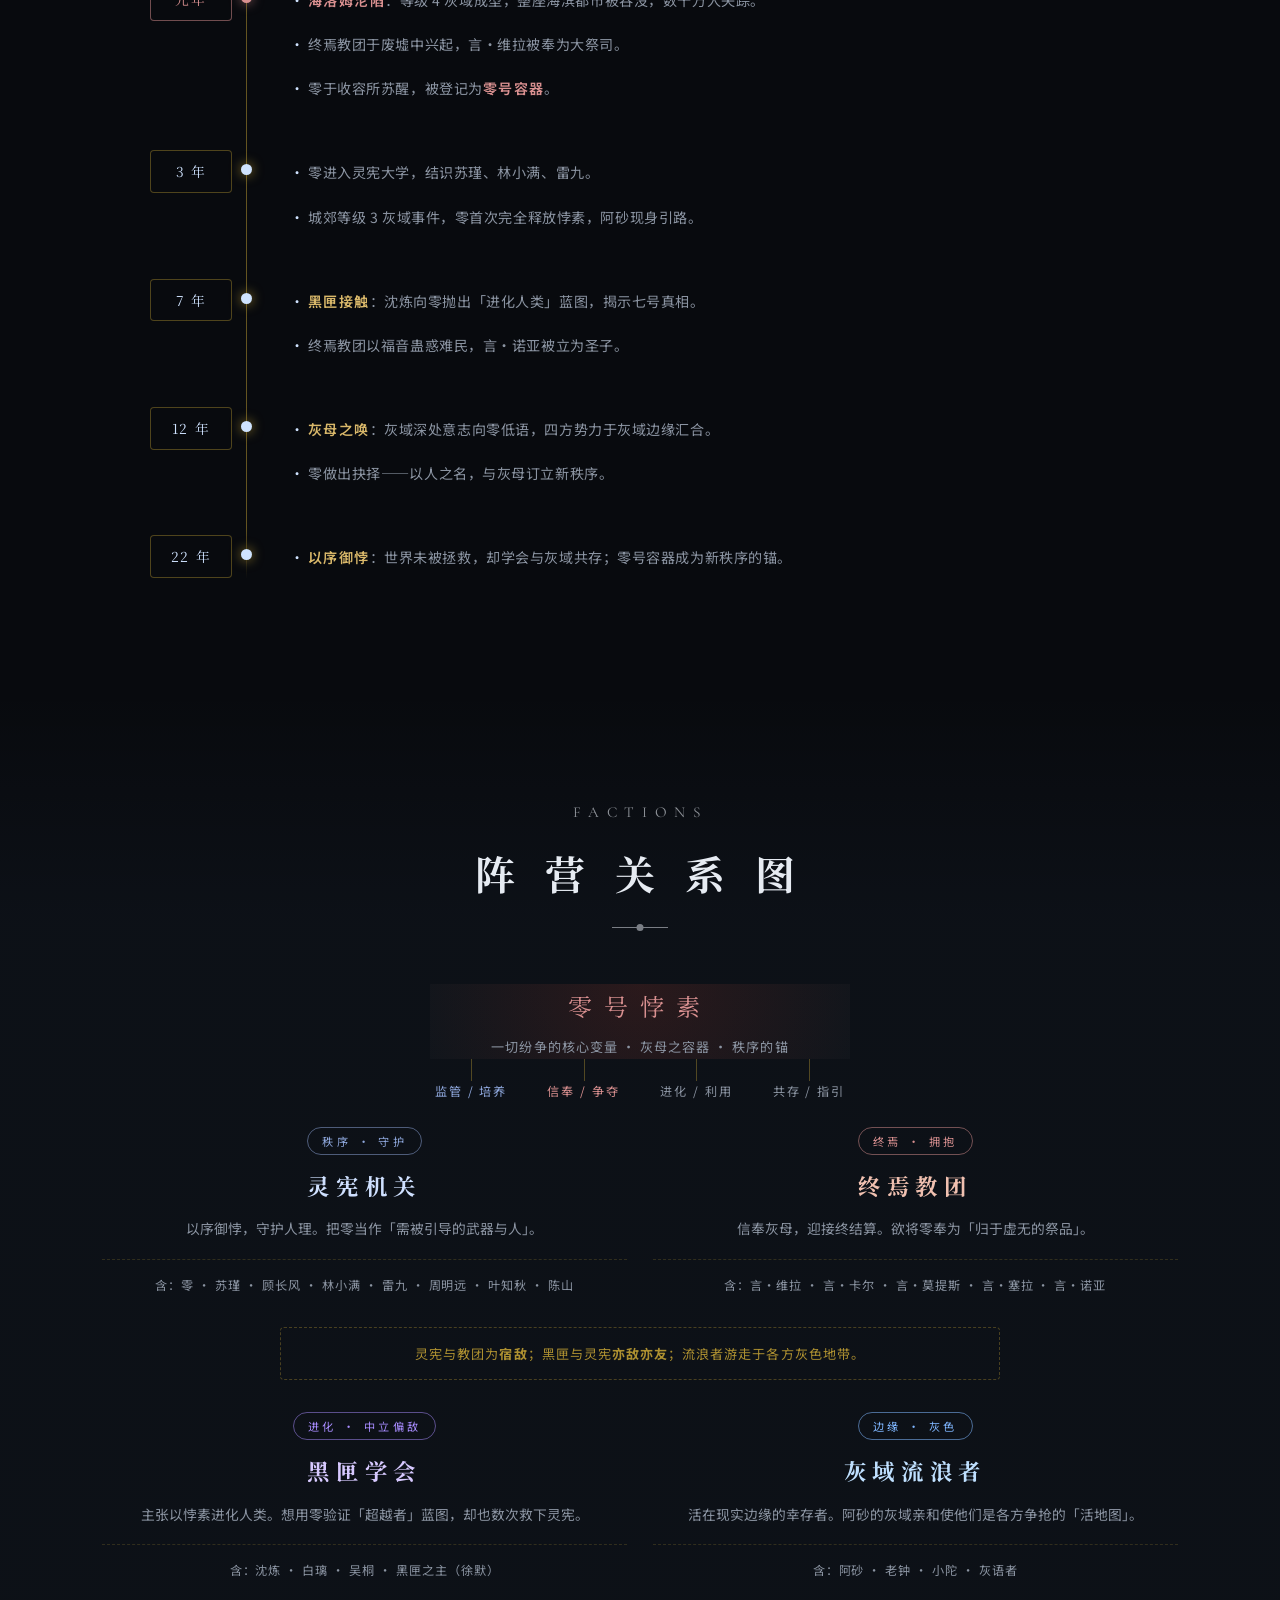
<file: novels/lingxian.html>
<!DOCTYPE html>
<html lang="zh-CN">
<head>
  <meta charset="UTF-8" />
  <meta name="viewport" content="width=device-width, initial-scale=1" />
  <title>《灵宪：零号悖素》 · 都市奇幻篇 — 小说宇宙</title>
  <meta name="description" content="都市奇幻小说《灵宪：零号悖素》设定展示：悖素与序能体系、灵宪机关七部门、五大阵营、24 位人物、大型术语表、灰域年表、阵营关系图与世界地图。" />
  <link rel="preconnect" href="https://fonts.googleapis.com" />
  <link rel="preconnect" href="https://fonts.gstatic.com" crossorigin />
  <link href="https://fonts.googleapis.com/css2?family=Noto+Serif+SC:wght@400;600;900&family=Noto+Sans+SC:wght@300;400;500&family=Cormorant+Garamond:wght@300;500&display=swap" rel="stylesheet" />
  <link rel="stylesheet" href="../assets/css/common.css" />
  <link rel="stylesheet" href="../assets/css/xuanhuan.css" />
  <link rel="stylesheet" href="../assets/css/lingxian.css" />
</head>
<body class="xuanhuan-body lingxian-body">

  <!-- ============ 顶部导航 ============ -->
  <nav class="site-nav">
    <a href="../index.html" class="nav-brand">
      <span class="brand-mark" style="color:#7fb6ff;background:#7fb6ff;"></span>
      <span>小说宇宙</span>
    </a>
    <ul class="nav-links">
      <li>
        <a href="../index.html#xuanhuan">都市奇幻</a>
        <div class="dropdown">
          <a href="yuanli-jiuchashi.html">《愿力纠察使》</a>
          <a href="lingxian.html">《灵宪：零号悖素》</a>
        </div>
      </li>
      <li>
        <a href="#">科幻</a>
        <div class="dropdown">
          <a href="kehuan.html">《替身》</a>
          <a href="qixie-jiyuan.html">《契械纪元》</a>
          <a href="fanzheng-zhinan.html">《未来造反指南》</a>
        </div>
      </li>
      <li>
        <a href="#">游戏</a>
        <div class="dropdown">
          <a href="zhexue.html">《哲学与诗与梦》</a>
        </div>
      </li>
      <li><a href="../index.html">书库</a></li>
    </ul>
  </nav>

  <!-- ============ 封面 ============ -->
  <header class="x-hero">
    <div class="x-mountains"></div>
    <div class="x-hero-inner">
      <div class="x-ornament">灰 域 纪 元 · 序 能 之 书</div>
      <h1>灵宪：零号悖素</h1>
      <p class="x-subtitle">都 市 奇 幻 · 灰 域 灾 变 · 序 能 战 斗</p>

      <div class="x-tags">
        <span class="tag">悖素</span>
        <span class="tag">序能</span>
        <span class="tag">灵宪机关</span>
        <span class="tag">灰域</span>
        <span class="tag">零号容器</span>
      </div>

      <p class="x-quote">
        世界被裂隙割裂，现实在灰域里融化。<br />
        人类最后的秩序，叫做——<br />
        「给悖素，加上规则」。
      </p>

      <div class="x-btn-row">
        <a href="#world" class="btn btn-ghost btn-gold">世界观</a>
        <a href="#characters" class="btn btn-ghost btn-gold">主要人物</a>
        <a href="#plot" class="btn btn-ghost btn-gold">主要剧情</a>
      </div>
      <div class="x-btn-row" style="margin-top:16px;">
        <a href="#shuyu" class="btn btn-ghost" style="font-size:0.82rem;padding:9px 24px;">术语表</a>
        <a href="#niangbiao" class="btn btn-ghost" style="font-size:0.82rem;padding:9px 24px;">大事年表</a>
        <a href="#zhenying" class="btn btn-ghost" style="font-size:0.82rem;padding:9px 24px;">阵营关系图</a>
        <a href="#map" class="btn btn-ghost" style="font-size:0.82rem;padding:9px 24px;">世界地图</a>
      </div>
    </div>
    <div class="x-scroll">SCROLL</div>
  </header>

  <!-- ============ 世界观 ============ -->
  <section class="x-section" id="world">
    <div class="section-head reveal">
      <span class="section-kicker">World Building</span>
      <h2>世 界 观</h2>
      <div class="section-line"></div>
    </div>

    <div class="core-idea reveal">
      <div class="ci-label">核 心 命 题</div>
      <h3>悖素扭曲现实，序能是「给悖素加上规则」的能力</h3>
      <p>
        全球爆发<strong>「裂隙」</strong>之后，一种名为<strong>悖素</strong>的物质渗入世界，改写物理法则、吞噬城市、孕育怪异。
        人类以<strong>序能</strong>对抗——将狂乱的悖素重新「格式化」为可控的规则框架。
        <strong>灵宪机关</strong>，便是维系这道脆弱秩序的最后防线；而「零号容器」，是赌上一切的变量。
      </p>
    </div>

    <!-- 基础四卡 -->
    <div class="world-grid">
      <div class="world-card reveal">
        <div class="wc-no">01 / WORLD</div>
        <h3>世界背景</h3>
        <p>
          公元 20XX 年，全球爆发「<strong>裂隙</strong>」，天空裂开，异种物质<strong>悖素</strong>倾泻而下。
          最先遭难的是海滨都市<strong>海洛姆</strong>——整座城被灰域吞没，成为人类禁区。
          此后各国秘密成立<strong>灵宪机关</strong>，以「灵宪大学」为公开外壳，维系残存的秩序。
        </p>
      </div>
      <div class="world-card reveal">
        <div class="wc-no">02 / ORG</div>
        <h3>灵宪机关</h3>
        <p>
          对抗灰域、收容悖素、保护平民的跨国组织。对外是顶尖学府<strong>灵宪大学</strong>，
          对内分为<strong>作战、研究、医疗、后勤、监察、外联、收容</strong>七大部门。
          口号：「<strong>以序御悖，守护人理</strong>」。
        </p>
      </div>
      <div class="world-card reveal">
        <div class="wc-no">03 / PARADOX</div>
        <h3>悖素</h3>
        <p>
          改写现实的异常物质，按形态分<strong>固态 / 液态 / 气态</strong>三种。
          高浓度悖素会聚合成<strong>灰域</strong>——一片物理法则失效、现实融化的死亡地带。
          接触灰域过久，生物将被「<strong>灰化</strong>」为失去自我的怪异。
        </p>
      </div>
      <div class="world-card reveal">
        <div class="wc-no">04 / ORDER</div>
        <h3>序能</h3>
        <p>
          人类将悖素「<strong>格式化</strong>」为可控规则的能力。根据<strong>序能类型</strong>与<strong>等级（D→EX）</strong>施展各异效果：
          从护盾、利刃到空间干涉、因果改写。适性越高，能驾驭的悖素越狂暴。
        </p>
      </div>
    </div>

    <!-- 序能等级 -->
    <div class="sub-head reveal" style="margin-top:78px;">
      <h3>序 能 等 级 与 适 性</h3>
      <p>等级衡量战斗力上限；悖素适性衡量可驾驭的悖素浓度（F 为无，EX 为完美容器）</p>
    </div>
    <div class="quick-table-wrap reveal">
      <table class="quick-table">
        <thead>
          <tr><th>等级</th><th>定位与说明</th></tr>
        </thead>
        <tbody>
          <tr><td>D</td><td>入门。仅能维持微弱护盾或点亮小型悖素构造，多为后勤与新兵。</td></tr>
          <tr><td>C</td><td>常规战力。可生成实体武器、进行短距位移，城市级事件的标配。</td></tr>
          <tr><td>B</td><td>精锐。单兵可压制小型灰域生物，拥有成体系的流派招式。</td></tr>
          <tr><td>A</td><td>王牌。能短暂稳定中型灰域、改写局部规则，一城支柱。</td></tr>
          <tr><td>S</td><td>战略级。波及数公里，可对抗灰域领主，全球不超过双手之数。</td></tr>
          <tr><td>EX</td><td>特异。超越常理的「零号」级，与灰域本源同源，规则由己书写。</td></tr>
        </tbody>
      </table>
    </div>

    <!-- 灰域分级 -->
    <div class="sub-head reveal" style="margin-top:64px;">
      <h3>灰 域 分 级</h3>
      <p>按现实溶解度与危险程度，由灵宪机关统一标定的五级体系</p>
    </div>
    <div class="quick-table-wrap reveal">
      <table class="quick-table">
        <thead>
          <tr><th>等级</th><th>特征与处置</th></tr>
        </thead>
        <tbody>
          <tr><td>等级 1</td><td>轻微溶解。物体偶发错位、电子失灵，可常规收容。</td></tr>
          <tr><td>等级 2</td><td>局部扭曲。空间出现折角，需 B 级小队封锁。</td></tr>
          <tr><td>等级 3</td><td>生物灰化。出现灰域生物，需 A 级与王牌介入。</td></tr>
          <tr><td>等级 4</td><td>区域沦陷。半径数公里现实融化，对应「海洛姆式」灾难。</td></tr>
          <tr><td>等级 5</td><td>终焉阈值。规则彻底归零，仅终焉教团与零号级可涉足。</td></tr>
        </tbody>
      </table>
    </div>

    <!-- 灵宪机关结构 -->
    <div class="sub-head reveal" style="margin-top:64px;">
      <h3>灵 宪 机 关 · 七 大 部 门</h3>
      <p>以「灵宪大学」为公开外壳运转的收容—作战体系</p>
    </div>
    <div class="quick-table-wrap reveal">
      <table class="quick-table">
        <thead>
          <tr><th>部门</th><th>职责</th></tr>
        </thead>
        <tbody>
          <tr><td>作战部</td><td>前线收容与灰域清剿，苏瑾任部长，下辖雷九等精锐。</td></tr>
          <tr><td>研究部</td><td>悖素解析、序能开发，顾长风主导，白璃等骨干。</td></tr>
          <tr><td>医疗部</td><td>灰化治疗与创伤修复，叶知秋负责，老钟曾在此。</td></tr>
          <tr><td>后勤部</td><td>物资、装备、通讯，林小满统筹，周明远分管。</td></tr>
          <tr><td>监察部</td><td>内部纪律与异端审查，陈山坐镇，手段冷硬。</td></tr>
          <tr><td>外联部</td><td>对外情报与舆论，与黑匣、教团周旋。</td></tr>
          <tr><td>收容部</td><td>零号容器等高危个体的看管，直接对议会负责。</td></tr>
        </tbody>
      </table>
    </div>
  </section>

  <!-- ============ 主要人物 ============ -->
  <section class="x-section x-section-alt" id="characters">
    <div class="section-head reveal">
      <span class="section-kicker">Characters</span>
      <h2>主 要 人 物</h2>
      <div class="section-line"></div>
    </div>

    <div class="sub-head reveal">
      <h3>人 物 速 查 表</h3>
      <p>24 位核心角色 · 按五大阵营归类 · 序能等级 D→EX / 适性 F→EX</p>
    </div>
    <div class="quick-table-wrap reveal">
      <table class="quick-table">
        <thead>
          <tr><th>姓名</th><th>阵营</th><th>序能类型</th><th>等级</th><th>适性</th><th>定位</th></tr>
        </thead>
        <tbody>
          <tr><td>零</td><td>灵宪机关</td><td>悖素掌控（全系拟态）</td><td>EX</td><td>EX</td><td>主力 / 核心</td></tr>
          <tr><td>苏瑾</td><td>灵宪机关</td><td>冰系序能</td><td>A</td><td>S</td><td>作战部长</td></tr>
          <tr><td>顾长风</td><td>灵宪机关</td><td>空间序能</td><td>A</td><td>A</td><td>研究部长</td></tr>
          <tr><td>林小满</td><td>灵宪机关</td><td>增益 / 辅助</td><td>B</td><td>D</td><td>后勤统筹</td></tr>
          <tr><td>雷九</td><td>灵宪机关</td><td>雷系爆发</td><td>B</td><td>B</td><td>攻坚手</td></tr>
          <tr><td>周明远</td><td>灵宪机关</td><td>精密构造</td><td>A</td><td>A</td><td>装备总监</td></tr>
          <tr><td>叶知秋</td><td>灵宪机关</td><td>生命序能</td><td>A</td><td>S</td><td>首席医师</td></tr>
          <tr><td>陈山</td><td>灵宪机关</td><td>重力压制</td><td>B</td><td>C</td><td>监察部长</td></tr>
          <tr><td>沈炼</td><td>黑匣学会</td><td>械化序能</td><td>A</td><td>S</td><td>会长</td></tr>
          <tr><td>白璃</td><td>黑匣学会</td><td>镜面反射</td><td>A</td><td>A</td><td>首席研究员</td></tr>
          <tr><td>吴桐</td><td>黑匣学会</td><td>数据拟态</td><td>B</td><td>B</td><td>情报员</td></tr>
          <tr><td>黑匣之主（徐默）</td><td>黑匣学会</td><td>未知（阶跃）</td><td>A</td><td>A</td><td>幕后首领</td></tr>
          <tr><td>言·维拉</td><td>终焉教团</td><td>言灵 / 说服</td><td>S</td><td>A</td><td>大祭司</td></tr>
          <tr><td>言·卡尔</td><td>终焉教团</td><td>火系序能</td><td>A</td><td>A</td><td>圣战指挥官</td></tr>
          <tr><td>言·莫提斯</td><td>终焉教团</td><td>亡灵召唤</td><td>A</td><td>S</td><td>枢机主教</td></tr>
          <tr><td>言·塞拉</td><td>终焉教团</td><td>幻惑序能</td><td>B</td><td>B</td><td>司祭</td></tr>
          <tr><td>言·诺亚</td><td>终焉教团</td><td>福音共鸣</td><td>A</td><td>B</td><td>圣子</td></tr>
          <tr><td>阿砂</td><td>灰域流浪者</td><td>无（灰域亲和）</td><td>C</td><td>特殊</td><td>向导</td></tr>
          <tr><td>老钟</td><td>灰域流浪者</td><td> veteran 残响</td><td>D</td><td>D</td><td>长者</td></tr>
          <tr><td>小陀</td><td>灰域流浪者</td><td>土系序能</td><td>C</td><td>C</td><td>哨兵</td></tr>
          <tr><td>灰语者</td><td>灰域流浪者</td><td>灰域化身</td><td>S</td><td>EX</td><td>代言者</td></tr>
          <tr><td>零（本我）</td><td>悖素意志</td><td>同源悖素</td><td>S</td><td>EX</td><td>另一面</td></tr>
          <tr><td>灰母</td><td>悖素意志</td><td>灰域本源</td><td>EX</td><td>EX</td><td>世界意志</td></tr>
          <tr><td>七号容器</td><td>悖素意志</td><td>悖素掌控</td><td>S</td><td>EX</td><td>前代容器（已逝）</td></tr>
        </tbody>
      </table>
    </div>

    <!-- 阵营一：灵宪机关 -->
    <div class="char-group reveal">
      <div class="cg-icon">宪</div>
      <h3>灵宪机关</h3>
      <p>以序御悖，守护人理 · 8 人</p>
    </div>
    <div class="char-grid">
      <article class="char-card reveal">
        <span class="char-badge main">主角</span>
        <div class="char-name-row"><span class="char-name">零</span><span class="char-role">零号容器</span></div>
        <div class="char-meta">灵宪机关（实验体） · 男 · 18 岁 · 178cm</div>
        <div class="char-desc"><strong>序能：</strong>悖素掌控（全系拟态） · EX 级 · 适性 EX（完美容器）<br><strong>定位：</strong>主力输出 / 核心 / 可变坦克 · <strong>武器：</strong>悖素构造体「零式」<br>孤儿院长大，被灵宪秘密培养为对抗灰域的「活体兵器」。情感淡漠却正义，逐渐学会「人心」。与灰母同源，是被封印的变量。</div>
        <div class="char-tags">关键关系：苏瑾（亦师亦母） · 七号容器（同类） · 零（本我）（另一面）</div>
      </article>
      <article class="char-card reveal">
        <span class="char-badge main">核心</span>
        <div class="char-name-row"><span class="char-name">苏瑾</span><span class="char-role">作战部长</span></div>
        <div class="char-meta">灵宪机关 · 女 · 34 岁 · 172cm</div>
        <div class="char-desc"><strong>序能：</strong>冰系序能 · A 级 · 适性 S<br><strong>定位：</strong>前线指挥 / 控场 · <strong>武器：</strong>霜铭双刃<br>零的监护人与战术核心，外冷内热。丈夫死于海洛姆沦陷，自此将零视如己出。以「不丢下任何一个人」为信条。</div>
        <div class="char-tags">关键关系：零（养子般） · 顾长风（旧友） · 雷九（下属）</div>
      </article>
      <article class="char-card reveal">
        <span class="char-badge ally">高层</span>
        <div class="char-name-row"><span class="char-name">顾长风</span><span class="char-role">研究部长</span></div>
        <div class="char-meta">灵宪机关 · 男 · 41 岁 · 185cm</div>
        <div class="char-desc"><strong>序能：</strong>空间序能 · A 级 · 适性 A<br><strong>定位：</strong>战略部署 / 位移支援<br>理论天才，主张「理解悖素才能战胜它」。与黑匣学会暗通款曲，游走于规则边缘。</div>
        <div class="char-tags">关键关系：白璃（旧识） · 苏瑾（旧友） · 黑匣学会（合作）</div>
      </article>
      <article class="char-card reveal">
        <span class="char-badge ally">后勤</span>
        <div class="char-name-row"><span class="char-name">林小满</span><span class="char-role">后勤统筹</span></div>
        <div class="char-meta">灵宪机关 · 女 · 22 岁 · 164cm</div>
        <div class="char-desc"><strong>序能：</strong>增益 / 辅助 · B 级 · 适性 D<br><strong>定位：</strong>团队增幅 / 补给<br>开朗的话痨，负责全队吃喝拉撒与士气。看似最弱，却是队伍不散的关键黏合剂。</div>
        <div class="char-tags">关键关系：零（损友） · 周明远（搭档）</div>
      </article>
      <article class="char-card reveal">
        <span class="char-badge ally">攻坚</span>
        <div class="char-name-row"><span class="char-name">雷九</span><span class="char-role">攻坚手</span></div>
        <div class="char-meta">灵宪机关 · 男 · 29 岁 · 188cm</div>
        <div class="char-desc"><strong>序能：</strong>雷系爆发 · B 级 · 适性 B<br><strong>定位：</strong>正面突破 / 火力<br>豪爽莽夫，战斗狂。崇拜苏瑾，把零当弟弟带。口头禅：「先炸了再说」。</div>
        <div class="char-tags">关键关系：苏瑾（仰慕） · 零（兄弟）</div>
      </article>
      <article class="char-card reveal">
        <span class="char-badge ally">装备</span>
        <div class="char-name-row"><span class="char-name">周明远</span><span class="char-role">装备总监</span></div>
        <div class="char-meta">灵宪机关 · 男 · 47 岁 · 178cm</div>
        <div class="char-desc"><strong>序能：</strong>精密构造 · A 级 · 适性 A<br><strong>定位：</strong>装备研发 / 工程<br>把悖素焊进机械的怪老头，零的「零式」出自其手。烟不离手，话不多。</div>
        <div class="char-tags">关键关系：零（造物） · 林小满（搭档）</div>
      </article>
      <article class="char-card reveal">
        <span class="char-badge ally">医疗</span>
        <div class="char-name-row"><span class="char-name">叶知秋</span><span class="char-role">首席医师</span></div>
        <div class="char-meta">灵宪机关 · 女 · 26 岁 · 168cm</div>
        <div class="char-desc"><strong>序能：</strong>生命序能 · A 级 · 适性 S<br><strong>定位：</strong>治疗 / 复苏<br>温婉而坚定，能逆转早期灰化。曾在海洛姆救下无数人，也见过最深的绝望。</div>
        <div class="char-tags">关键关系：灰域流浪者（旧识） · 零（照料）</div>
      </article>
      <article class="char-card reveal">
        <span class="char-badge neutral">监察</span>
        <div class="char-name-row"><span class="char-name">陈山</span><span class="char-role">监察部长</span></div>
        <div class="char-meta">灵宪机关 · 男 · 38 岁 · 180cm</div>
        <div class="char-desc"><strong>序能：</strong>重力压制 · B 级 · 适性 C<br><strong>定位：</strong>内部纪律 / 封锁<br>冷硬务实，视零为「危险品」。忠于机关，却也忠于每一个被他护住的人。</div>
        <div class="char-tags">关键关系：议会（直属） · 零（监管对象）</div>
      </article>
    </div>

    <!-- 阵营二：黑匣学会 -->
    <div class="char-group reveal">
      <div class="cg-icon" style="color:#a88cff;border-color:rgba(168,140,255,.45);background:rgba(168,140,255,.06);">匣</div>
      <h3>黑匣学会</h3>
      <p>以悖素进化人类 · 亦敌亦友 · 4 人</p>
    </div>
    <div class="char-grid">
      <article class="char-card reveal">
        <span class="char-badge box">首领</span>
        <div class="char-name-row"><span class="char-name">沈炼</span><span class="char-role">学会会长</span></div>
        <div class="char-meta">黑匣学会 · 男 · 39 岁 · 182cm</div>
        <div class="char-desc"><strong>序能：</strong>械化序能 · A 级 · 适性 S<br><strong>定位：</strong>改造战体 / 领袖<br>主张「与其恐惧悖素，不如成为它」。半数躯体已械化，理念极端却救过灵宪。</div>
        <div class="char-tags">关键关系：白璃（左右手） · 顾长风（论敌）</div>
      </article>
      <article class="char-card reveal">
        <span class="char-badge box">研究员</span>
        <div class="char-name-row"><span class="char-name">白璃</span><span class="char-role">首席研究员</span></div>
        <div class="char-meta">黑匣学会 · 女 · 28 岁 · 170cm</div>
        <div class="char-desc"><strong>序能：</strong>镜面反射 · A 级 · 适性 A<br><strong>定位：</strong>防御 / 反弹<br>冷静的观测者，能将一切攻击反射回源头。与顾长风有学术旧怨与默契。</div>
        <div class="char-tags">关键关系：顾长风（旧识） · 沈炼（效忠）</div>
      </article>
      <article class="char-card reveal">
        <span class="char-badge box">情报</span>
        <div class="char-name-row"><span class="char-name">吴桐</span><span class="char-role">情报员</span></div>
        <div class="char-meta">黑匣学会 · 男 · 25 岁 · 176cm</div>
        <div class="char-desc"><strong>序能：</strong>数据拟态 · B 级 · 适性 B<br><strong>定位：</strong>潜入 / 窃听<br>网络幽灵，能在灰域信号中穿行。贪财但讲义气，常给灵宪递消息。</div>
        <div class="char-tags">关键关系：林小满（线人） · 黑匣学会（所属）</div>
      </article>
      <article class="char-card reveal">
        <span class="char-badge box">幕后</span>
        <div class="char-name-row"><span class="char-name">黑匣之主</span><span class="char-role">徐默</span></div>
        <div class="char-meta">黑匣学会 · 男 · 56 岁 · 178cm</div>
        <div class="char-desc"><strong>序能：</strong>未知（阶跃） · A 级 · 适性 A<br><strong>定位：</strong>布局者<br>学会真正的创立者，早在裂隙前便预言悖素降临。棋手，几乎不与前线照面。</div>
        <div class="char-tags">关键关系：灰母（知情） · 全体（幕后）</div>
      </article>
    </div>

    <!-- 阵营三：终焉教团 -->
    <div class="char-group reveal">
      <div class="cg-icon" style="color:#f0c0b0;border-color:rgba(217,144,144,.45);background:rgba(217,144,144,.06);">终</div>
      <h3>终焉教团</h3>
      <p>拥抱灰域，迎接终结 · 宿敌 · 5 人</p>
    </div>
    <div class="char-grid">
      <article class="char-card reveal">
        <span class="char-badge enemy">大祭司</span>
        <div class="char-name-row"><span class="char-name">言·维拉</span><span class="char-role">大祭司</span></div>
        <div class="char-meta">终焉教团 · 女 · 31 岁 · 172cm</div>
        <div class="char-desc"><strong>序能：</strong>言灵 / 说服 · S 级 · 适性 A<br><strong>定位：</strong>精神操控 / 布道<br>以「话语即规则」蛊惑众生，视灰域为「世界的解脱」。优雅而危险。</div>
        <div class="char-tags">关键关系：言·诺亚（养子） · 灰母（信奉）</div>
      </article>
      <article class="char-card reveal">
        <span class="char-badge enemy">指挥官</span>
        <div class="char-name-row"><span class="char-name">言·卡尔</span><span class="char-role">圣战指挥官</span></div>
        <div class="char-meta">终焉教团 · 男 · 35 岁 · 180cm</div>
        <div class="char-desc"><strong>序能：</strong>火系序能 · A 级 · 适性 A<br><strong>定位：</strong>前线屠戮<br>狂热的战斗祭司，把灰域当洗礼。与苏瑾数次交锋，互有胜负。</div>
        <div class="char-tags">关键关系：苏瑾（宿敌） · 言·维拉（效忠）</div>
      </article>
      <article class="char-card reveal">
        <span class="char-badge enemy">枢机</span>
        <div class="char-name-row"><span class="char-name">言·莫提斯</span><span class="char-role">枢机主教</span></div>
        <div class="char-meta">终焉教团 · 男 · 52 岁 · 185cm</div>
        <div class="char-desc"><strong>序能：</strong>亡灵召唤 · A 级 · 适性 S<br><strong>定位：</strong>尸潮 / 控场<br>操纵灰域亡者，把逝者变为士兵。最年长的「言」，背负旧世界罪孽。</div>
        <div class="char-tags">关键关系：七号容器（曾研究） · 灰域亡者（驱使）</div>
      </article>
      <article class="char-card reveal">
        <span class="char-badge enemy">司祭</span>
        <div class="char-name-row"><span class="char-name">言·塞拉</span><span class="char-role">司祭</span></div>
        <div class="char-meta">终焉教团 · 女 · 24 岁 · 166cm</div>
        <div class="char-desc"><strong>序能：</strong>幻惑序能 · B 级 · 适性 B<br><strong>定位：</strong>渗透 / 误导<br>用幻象编织信仰的少女，内心却对「终结」存疑。潜在的可争取者。</div>
        <div class="char-tags">关键关系：言·诺亚（同伴） · 零（动摇）</div>
      </article>
      <article class="char-card reveal">
        <span class="char-badge enemy">圣子</span>
        <div class="char-name-row"><span class="char-name">言·诺亚</span><span class="char-role">圣子</span></div>
        <div class="char-meta">终焉教团 · 男 · 19 岁 · 175cm</div>
        <div class="char-desc"><strong>序能：</strong>福音共鸣 · A 级 · 适性 B<br><strong>定位：</strong>群体增幅<br>维拉收养的「圣子」，能放大信众序能。纯净却被利用，与零互为镜像。</div>
        <div class="char-tags">关键关系：言·维拉（养母） · 零（镜像）</div>
      </article>
    </div>

    <!-- 阵营四：灰域流浪者 -->
    <div class="char-group reveal">
      <div class="cg-icon" style="color:#eeddb4;border-color:rgba(201,177,122,.45);background:rgba(201,177,122,.06);">砂</div>
      <h3>灰域流浪者</h3>
      <p>活在现实边缘的人 · 灰色地带 · 4 人</p>
    </div>
    <div class="char-grid">
      <article class="char-card reveal">
        <span class="char-badge neutral">向导</span>
        <div class="char-name-row"><span class="char-name">阿砂</span><span class="char-role">灰域向导</span></div>
        <div class="char-meta">灰域流浪者 · 女 · 19 岁 · 160cm</div>
        <div class="char-desc"><strong>序能：</strong>无（灰域亲和） · C 级 · 适性「特殊」<br><strong>定位：</strong>引路 / 存活<br>没有序能，却能在灰域中自由行走的少女。被灰域「喜欢」，是各方争抢的活地图。</div>
        <div class="char-tags">关键关系：灰语者（眷顾） · 零（同行）</div>
      </article>
      <article class="char-card reveal">
        <span class="char-badge neutral">长者</span>
        <div class="char-name-row"><span class="char-name">老钟</span><span class="char-role">流浪长者</span></div>
        <div class="char-meta">灰域流浪者 · 男 · 58 岁 · 172cm</div>
        <div class="char-desc"><strong>序能：</strong>残响（衰退） · D 级 · 适性 D<br><strong>定位：</strong>记忆 / 历史<br>海洛姆幸存者，曾是灵宪医师。记得沦陷前的一切，是活的历史书。</div>
        <div class="char-tags">关键关系：叶知秋（旧同僚） · 阿砂（守护）</div>
      </article>
      <article class="char-card reveal">
        <span class="char-badge neutral">哨兵</span>
        <div class="char-name-row"><span class="char-name">小陀</span><span class="char-role">边境哨兵</span></div>
        <div class="char-meta">灰域流浪者 · 男 · 30 岁 · 175cm</div>
        <div class="char-desc"><strong>序能：</strong>土系序能 · C 级 · 适性 C<br><strong>定位：</strong>筑垒 / 警戒<br>在灰域边缘搭起临时庇护所，收留逃民。憨厚，认死理。</div>
        <div class="char-tags">关键关系：老钟（长辈） · 灵宪（合作）</div>
      </article>
      <article class="char-card reveal">
        <span class="char-badge grey">代言</span>
        <div class="char-name-row"><span class="char-name">灰语者</span><span class="char-role">灰域化身</span></div>
        <div class="char-meta">灰域流浪者 · ？ · ？ · ？</div>
        <div class="char-desc"><strong>序能：</strong>灰域化身 · S 级 · 适性 EX<br><strong>定位：</strong>传意 / 中介<br>灰域诞生的人形意志，替「灰母」向流浪者传话。似敌似友，立场成谜。</div>
        <div class="char-tags">关键关系：灰母（代言） · 阿砂（眷顾）</div>
      </article>
    </div>

    <!-- 阵营五：悖素意志与灰域存在 -->
    <div class="char-group reveal">
      <div class="cg-icon" style="color:#bfe0ff;border-color:rgba(127,182,255,.45);background:rgba(127,182,255,.06);">悖</div>
      <h3>悖素意志与灰域存在</h3>
      <p>世界的另一面 · 概念级 · 3 人</p>
    </div>
    <div class="char-grid">
      <article class="char-card reveal">
        <span class="char-badge grey">另一面</span>
        <div class="char-name-row"><span class="char-name">零（本我）</span><span class="char-role">同源意志</span></div>
        <div class="char-meta">悖素意志 · ？ · ？ · ？</div>
        <div class="char-desc"><strong>序能：</strong>同源悖素 · S 级 · 适性 EX<br>零被封印的另一人格，代表「不被规则束缚的悖素」。常于绝境低语，诱其释放。</div>
        <div class="char-tags">关键关系：零（本体） · 灰母（同源）</div>
      </article>
      <article class="char-card reveal">
        <span class="char-badge grey">本源</span>
        <div class="char-name-row"><span class="char-name">灰母</span><span class="char-role">灰域本源</span></div>
        <div class="char-meta">悖素意志 · ？ · ？ · ？</div>
        <div class="char-desc"><strong>序能：</strong>灰域本源 · EX 级 · 适性 EX<br>灰域与世界意志的集合体，非善非恶，只是「回归虚无」的趋向。终焉教团信奉，灵宪对抗。</div>
        <div class="char-tags">关键关系：零号容器（容器） · 黑匣之主（知情）</div>
      </article>
      <article class="char-card reveal">
        <span class="char-badge grey">前代</span>
        <div class="char-name-row"><span class="char-name">七号容器</span><span class="char-role">前代容器</span></div>
        <div class="char-meta">悖素意志 · 男 · 17 岁 · 177cm（已逝）</div>
        <div class="char-desc"><strong>序能：</strong>悖素掌控 · S 级 · 适性 EX<br>零之前的「零号」实验体，因无法承载而崩解，化作灰域低语。零的镜像与前车之鉴。</div>
        <div class="char-tags">关键关系：零（继承者） · 言·莫提斯（曾研究）</div>
      </article>
    </div>
  </section>

  <!-- ============ 主要剧情 ============ -->
  <section class="x-section" id="plot">
    <div class="section-head reveal">
      <span class="section-kicker">Plot</span>
      <h2>主 要 剧 情</h2>
      <div class="section-line"></div>
    </div>

    <div class="timeline">
      <div class="tl-item reveal">
        <span class="tl-dot"></span>
        <div class="tl-stage">序章 · PROLOGUE</div>
        <h3>海洛姆的回响</h3>
        <p>海滨都市<strong>海洛姆</strong>被灰域吞没的第七年。少年<strong>零</strong>在灵宪收容所醒来，忘记自己是谁，只知体内沉睡着能吞噬规则的「东西」。一次灰域泄漏中，他第一次失控。</p>
      </div>
      <div class="tl-item reveal">
        <span class="tl-dot"></span>
        <div class="tl-stage">第一章 · AWAKEN</div>
        <h3>零号苏醒</h3>
        <p>苏瑾将零带回灵宪大学，名义上是「特殊学员」，实则是监管中的<strong>零号容器</strong>。零结识林小满、雷九，在模拟战中展露全系拟态之资，也引来监察部陈山的戒备。</p>
      </div>
      <div class="tl-item reveal">
        <span class="tl-dot"></span>
        <div class="tl-stage">第二章 · GREY DOMAIN</div>
        <h3>灰域深处</h3>
        <p>等级 3 灰域在城郊成型，队伍首次直面<strong>灰化生物</strong>。零为救同伴初次完全释放悖素，险些被「本我」夺舍。流浪者<strong>阿砂</strong>出现，成为进入灰域的向导。</p>
      </div>
      <div class="tl-item reveal">
        <span class="tl-dot"></span>
        <div class="tl-stage">第三章 · THE BLACK BOX</div>
        <h3>黑匣的低语</h3>
        <p>黑匣学会<strong>沈炼</strong>主动接触零，提出「以悖素进化人类」的蓝图，并揭示七号容器的结局。顾长风与白璃的旧缘浮出，灵宪与黑匣的默契与裂痕并存。</p>
      </div>
      <div class="tl-item reveal">
        <span class="tl-dot"></span>
        <div class="tl-stage">第四章 · DOOM CHURCH</div>
        <h3>终焉的福音</h3>
        <p>终焉教团以「解脱」蛊惑难民，<strong>言·维拉</strong>的言灵动摇城市秩序。零与言·诺亚对峙——两个被当作「容器」的少年，走向相反的信仰。海洛姆旧址爆发等级 4 灰域。</p>
      </div>
      <div class="tl-item reveal">
        <span class="tl-dot"></span>
        <div class="tl-stage">第五章 · MOTHER GREY</div>
        <h3>灰母之唤</h3>
        <p>灰域深处的<strong>灰母</strong>向零低语，承认其为「自己的孩子」。七号容器的残响、零（本我）的诱惑同时逼近。灵宪、黑匣、教团、流浪者四方势力在灰域边缘汇合。</p>
      </div>
      <div class="tl-item reveal">
        <span class="tl-dot"></span>
        <div class="tl-stage">第六章 · ORDER & PARADOX</div>
        <h3>以序御悖</h3>
        <p>零做出抉择：不做消灭灰域的兵器，也不做拥抱终结的祭品，而是<strong>「给悖素加上规则」</strong>——以人之名，与灰母订立新的秩序。世界未被拯救，却学会了与之共存。</p>
      </div>
    </div>
  </section>

  <!-- ============ 术语表 ============ -->
  <section class="x-section x-section-alt" id="shuyu">
    <div class="section-head reveal">
      <span class="section-kicker">Glossary</span>
      <h2>术 语 表</h2>
      <div class="section-line"></div>
    </div>

    <div class="glossary-toolbar reveal">
      <div class="g-search-wrap">
        <input type="text" id="glossary-search" class="g-search" placeholder="搜索术语或释义…" autocomplete="off" />
        <span class="g-search-icon">检</span>
      </div>
      <div class="g-filters">
        <button class="g-filter is-active" data-cat="all">全部</button>
        <button class="g-filter" data-cat="core">核心概念</button>
        <button class="g-filter" data-cat="org">组织与身份</button>
        <button class="g-filter" data-cat="grey">灰域术语</button>
        <button class="g-filter" data-cat="set">体系与等级</button>
      </div>
    </div>

    <div class="g-count reveal">共 <span id="g-count">0</span> 条 · 点击分类可筛选</div>

    <div class="glossary-grid" id="glossary-grid">
      <div class="g-item reveal" data-cat="core">
        <span class="g-cat">核心概念</span>
        <h4>裂隙</h4>
        <p>天空裂开的异常带，悖素的入口。全球共有数十条，最大的一条正位于海洛姆上空。</p>
      </div>
      <div class="g-item reveal" data-cat="core">
        <span class="g-cat">核心概念</span>
        <h4>悖素</h4>
        <p>改写现实的异常物质，分固/液/气三态。高浓度会聚合为灰域。人类以序能将其「格式化」为可控规则。</p>
      </div>
      <div class="g-item reveal" data-cat="core">
        <span class="g-cat">核心概念</span>
        <h4>序能</h4>
        <p>将悖素纳入可控框架的能力。按类型与等级（D→EX）施展，是灵宪对抗灰域的根本手段。</p>
      </div>
      <div class="g-item reveal" data-cat="org">
        <span class="g-cat">组织与身份</span>
        <h4>灵宪机关</h4>
        <p>对抗灰域的跨国组织，公开外壳为「灵宪大学」。分作战、研究、医疗、后勤、监察、外联、收容七部。</p>
      </div>
      <div class="g-item reveal" data-cat="org">
        <span class="g-cat">组织与身份</span>
        <h4>零号容器</h4>
        <p>以人体承载悖素本源的特异实验体。零为现任，七号容器为前代（已崩解）。适性 EX，规则由己书写。</p>
      </div>
      <div class="g-item reveal" data-cat="org">
        <span class="g-cat">组织与身份</span>
        <h4>黑匣学会</h4>
        <p>主张「以悖素进化人类」的隐秘组织。亦敌亦友，掌握大量灰域前沿技术，首领沈炼、幕后黑匣之主徐默。</p>
      </div>
      <div class="g-item reveal" data-cat="org">
        <span class="g-cat">组织与身份</span>
        <h4>终焉教团</h4>
        <p>信奉灰域、迎接「终结算」的末日教派。以言灵布道，视灰母为救赎。与灵宪为宿敌。</p>
      </div>
      <div class="g-item reveal" data-cat="grey">
        <span class="g-cat">灰域术语</span>
        <h4>灰域</h4>
        <p>高浓度悖素聚合而成的死亡地带，物理法则失效、现实溶解。按危险分五级，等级 4 即「海洛姆式」沦陷。</p>
      </div>
      <div class="g-item reveal" data-cat="grey">
        <span class="g-cat">灰域术语</span>
        <h4>灰化</h4>
        <p>生物长期接触灰域后，失去自我、被悖素同化的过程。初期可逆转，晚期不可复原。</p>
      </div>
      <div class="g-item reveal" data-cat="grey">
        <span class="g-cat">灰域术语</span>
        <h4>灰母</h4>
        <p>灰域与世界意志的集合体，非善非恶，趋向「回归虚无」。零号容器的本源，教团信奉之「神」。</p>
      </div>
      <div class="g-item reveal" data-cat="set">
        <span class="g-cat">体系与等级</span>
        <h4>序能等级 D→EX</h4>
        <p>D 入门、C 常规、B 精锐、A 王牌、S 战略级、EX 特异（零号级）。衡量战斗力上限。</p>
      </div>
      <div class="g-item reveal" data-cat="set">
        <span class="g-cat">体系与等级</span>
        <h4>悖素适性 F→EX</h4>
        <p>衡量可驾驭的悖素浓度。F 为无（如阿砂却另有灰域亲和），EX 为完美容器（零号级）。</p>
      </div>
      <div class="g-item reveal" data-cat="set">
        <span class="g-cat">体系与等级</span>
        <h4>全系拟态</h4>
        <p>零的专属序能：可模拟任意类型的悖素效果。代价是被「本我」侵蚀，需以人心锚定自我。</p>
      </div>
      <div class="g-item reveal" data-cat="core">
        <span class="g-cat">核心概念</span>
        <h4>以序御悖</h4>
        <p>灵宪机关的核心理念：不消灭悖素，而是为其「加上规则」，使混乱现实重新可被理解、可被守护。</p>
      </div>
      <div class="g-item reveal" data-cat="grey">
        <span class="g-cat">灰域术语</span>
        <h4>本我</h4>
        <p>零被封印的另一人格，代表不受规则束缚的纯悖素。于绝境低语，诱其释放力量。</p>
      </div>
    </div>
    <div class="g-empty" id="g-empty" hidden>未找到匹配的术语，换个关键词试试。</div>
  </section>

  <!-- ============ 大事年表 ============ -->
  <section class="x-section" id="niangbiao">
    <div class="section-head reveal">
      <span class="section-kicker">Chronicle</span>
      <h2>大 事 年 表</h2>
      <div class="section-line"></div>
    </div>

    <div class="chrono">
      <div class="chrono-era reveal">
        <div class="ce-label">前 3 年</div>
        <ul>
          <li><strong>裂隙初现</strong>：第一条天空裂隙于海洛姆上空开启，悖素开始渗入。</li>
          <li>各国秘密组建<strong>灵宪机关</strong>雏形，以「灵宪大学」作公开外壳。</li>
        </ul>
      </div>
      <div class="chrono-era reveal">
        <div class="ce-label">前 1 年</div>
        <ul>
          <li><strong>七号容器崩解</strong>：前代零号实验体无法承载悖素，化作灰域低语。</li>
          <li>黑匣学会完成首例<strong>械化躯体</strong>，沈炼半身改造。</li>
        </ul>
      </div>
      <div class="chrono-era ce-now reveal">
        <div class="ce-label">元年</div>
        <ul>
          <li><strong>海洛姆沦陷</strong>：等级 4 灰域成型，整座海滨都市被吞没，数十万人失踪。</li>
          <li>终焉教团于废墟中兴起，言·维拉被奉为大祭司。</li>
          <li>零于收容所苏醒，被登记为<strong>零号容器</strong>。</li>
        </ul>
      </div>
      <div class="chrono-era reveal">
        <div class="ce-label">3 年</div>
        <ul>
          <li>零进入灵宪大学，结识苏瑾、林小满、雷九。</li>
          <li>城郊等级 3 灰域事件，零首次完全释放悖素，阿砂现身引路。</li>
        </ul>
      </div>
      <div class="chrono-era reveal">
        <div class="ce-label">7 年</div>
        <ul>
          <li><strong>黑匣接触</strong>：沈炼向零抛出「进化人类」蓝图，揭示七号真相。</li>
          <li>终焉教团以福音蛊惑难民，言·诺亚被立为圣子。</li>
        </ul>
      </div>
      <div class="chrono-era reveal">
        <div class="ce-label">12 年</div>
        <ul>
          <li><strong>灰母之唤</strong>：灰域深处意志向零低语，四方势力于灰域边缘汇合。</li>
          <li>零做出抉择——以人之名，与灰母订立新秩序。</li>
        </ul>
      </div>
      <div class="chrono-era reveal">
        <div class="ce-label">22 年</div>
        <ul>
          <li><strong>以序御悖</strong>：世界未被拯救，却学会与灰域共存；零号容器成为新秩序的锚。</li>
        </ul>
      </div>
    </div>
  </section>

  <!-- ============ 阵营关系图 ============ -->
  <section class="x-section x-section-alt" id="zhenying">
    <div class="section-head reveal">
      <span class="section-kicker">Factions</span>
      <h2>阵 营 关 系 图</h2>
      <div class="section-line"></div>
    </div>

    <div class="fz-map reveal">
      <div class="fz-root reveal">
        <div class="fz-root-title">零号悖素</div>
        <p>一切纷争的核心变量 · 灰母之容器 · 秩序的锚</p>
      </div>

      <div class="fz-arrows reveal">
        <div class="fz-arrow fz-arrow-left">监管 / 培养</div>
        <div class="fz-arrow fz-arrow-right">信奉 / 争夺</div>
        <div class="fz-arrow">进化 / 利用</div>
        <div class="fz-arrow">共存 / 指引</div>
      </div>

      <div class="fz-split">
        <div class="fz-side fz-side-good reveal">
          <span class="fz-side-tag">秩序 · 守护</span>
          <h3>灵宪机关</h3>
          <p>以序御悖，守护人理。把零当作「需被引导的武器与人」。</p>
          <div class="fz-people">含：零 · 苏瑾 · 顾长风 · 林小满 · 雷九 · 周明远 · 叶知秋 · 陈山</div>
        </div>
        <div class="fz-side fz-side-evil reveal">
          <span class="fz-side-tag">终焉 · 拥抱</span>
          <h3>终焉教团</h3>
          <p>信奉灰母，迎接终结算。欲将零奉为「归于虚无的祭品」。</p>
          <div class="fz-people">含：言·维拉 · 言·卡尔 · 言·莫提斯 · 言·塞拉 · 言·诺亚</div>
        </div>
      </div>

      <div class="fz-mid-note reveal">灵宪与教团为<strong>宿敌</strong>；黑匣与灵宪<strong>亦敌亦友</strong>；流浪者游走于各方灰色地带。</div>

      <div class="fz-split" style="margin-top:26px;">
        <div class="fz-side fz-side-box reveal">
          <span class="fz-side-tag">进化 · 中立偏敌</span>
          <h3>黑匣学会</h3>
          <p>主张以悖素进化人类。想用零验证「超越者」蓝图，却也数次救下灵宪。</p>
          <div class="fz-people">含：沈炼 · 白璃 · 吴桐 · 黑匣之主（徐默）</div>
        </div>
        <div class="fz-side fz-side-grey reveal">
          <span class="fz-side-tag">边缘 · 灰色</span>
          <h3>灰域流浪者</h3>
          <p>活在现实边缘的幸存者。阿砂的灰域亲和使他们是各方争抢的「活地图」。</p>
          <div class="fz-people">含：阿砂 · 老钟 · 小陀 · 灰语者</div>
        </div>
      </div>

      <div class="fz-neutral reveal" style="margin-top:26px;">
        <div class="fz-node">
          <h3 style="font-family:var(--font-serif);letter-spacing:0.3em;color:#bfe0ff;">悖素意志 · 灰域存在</h3>
          <p>灰母（本源） · 零（本我） · 七号容器（前代）——世界的另一面，非阵营，却是所有阵营争夺与恐惧的源头。</p>
        </div>
      </div>
    </div>
  </section>

  <!-- ============ 世界地图 ============ -->
  <section class="x-section" id="map">
    <div class="section-head reveal">
      <span class="section-kicker">Map</span>
      <h2>世 界 地 图</h2>
      <div class="section-line"></div>
    </div>

    <div class="sub-head reveal">
      <h3>灰 域 与 势 力 分 布 图</h3>
      <p>标注主要据点与灰域范围 · 红色为已沦陷 / 高危区，银蓝为灵宪防线，紫为黑匣，金为流浪者</p>
    </div>

    <div class="map-wrap reveal">
      <svg class="world-map" viewBox="0 0 900 520" role="img" aria-label="灰域与势力分布世界地图">
        <!-- 大陆轮廓 -->
        <g fill="none" stroke="rgba(127,182,255,0.22)" stroke-width="1.4">
          <path d="M120,180 C200,140 340,150 420,200 C500,250 560,230 640,260 C720,290 800,270 840,320 C860,360 800,400 720,420 C620,450 520,430 420,440 C320,450 220,430 160,390 C100,350 80,260 120,180 Z" fill="rgba(127,182,255,0.04)"/>
          <path d="M620,120 C680,110 740,130 760,170 C770,200 740,220 700,210 C660,200 620,180 610,150 Z" fill="rgba(127,182,255,0.03)"/>
        </g>

        <!-- 灰域斑块 -->
        <radialGradient id="greyGrad" cx="50%" cy="50%" r="50%">
          <stop offset="0%" stop-color="rgba(176,74,68,0.55)"/>
          <stop offset="60%" stop-color="rgba(176,74,68,0.18)"/>
          <stop offset="100%" stop-color="rgba(176,74,68,0)"/>
        </radialGradient>
        <radialGradient id="blueGrad" cx="50%" cy="50%" r="50%">
          <stop offset="0%" stop-color="rgba(127,182,255,0.30)"/>
          <stop offset="100%" stop-color="rgba(127,182,255,0)"/>
        </radialGradient>
        <circle class="grey-zone" cx="250" cy="330" r="90" fill="url(#greyGrad)"/>
        <circle class="grey-zone b" cx="700" cy="350" r="46" fill="url(#greyGrad)"/>
        <circle class="grey-zone c" cx="560" cy="430" r="34" fill="url(#greyGrad)"/>

        <!-- 裂隙（海洛姆上空） -->
        <line x1="250" y1="240" x2="250" y2="300" stroke="rgba(207,227,255,0.7)" stroke-width="2" stroke-dasharray="4 6">
          <animate attributeName="stroke-dashoffset" from="0" to="20" dur="2s" repeatCount="indefinite"/>
        </line>

        <!-- 势力连线 -->
        <g fill="none" stroke="rgba(207,227,255,0.18)" stroke-width="1" stroke-dasharray="3 5">
          <line x1="470" y1="250" x2="250" y2="330"/>
          <line x1="470" y1="250" x2="690" y2="160"/>
          <line x1="470" y1="250" x2="700" y2="350"/>
          <line x1="470" y1="250" x2="600" y2="300"/>
        </g>

        <!-- 节点：灵宪大学（总部） -->
        <g class="map-node">
          <circle cx="470" cy="250" r="7" fill="#7fb6ff"/>
          <circle cx="470" cy="250" r="14" fill="none" stroke="#7fb6ff" stroke-width="1" opacity="0.5"/>
          <text x="470" y="232" fill="#cfe3ff" font-size="13" font-family="Noto Serif SC, serif" text-anchor="middle">灵宪大学 · 总部</text>
        </g>
        <!-- 节点：海洛姆（已沦陷） -->
        <g class="map-node">
          <circle cx="250" cy="330" r="7" fill="#b04a44"/>
          <circle cx="250" cy="330" r="14" fill="none" stroke="#b04a44" stroke-width="1" opacity="0.5"/>
          <text x="250" y="385" fill="#e0a39c" font-size="13" font-family="Noto Serif SC, serif" text-anchor="middle">海洛姆 · 第一灰域（沦陷）</text>
        </g>
        <!-- 节点：黑匣隐秘基地 -->
        <g class="map-node">
          <circle cx="690" cy="160" r="6" fill="#a88cff"/>
          <text x="690" y="144" fill="#d7c9ff" font-size="12" font-family="Noto Serif SC, serif" text-anchor="middle">黑匣隐秘基地</text>
        </g>
        <!-- 节点：终焉教团圣地 -->
        <g class="map-node">
          <circle cx="700" cy="350" r="6" fill="#b04a44"/>
          <text x="700" y="380" fill="#e0a39c" font-size="12" font-family="Noto Serif SC, serif" text-anchor="middle">终焉教团 · 圣地</text>
        </g>
        <!-- 节点：流浪者据点 -->
        <g class="map-node">
          <circle cx="600" cy="300" r="6" fill="#d9b86a"/>
          <text x="600" y="284" fill="#eeddb4" font-size="12" font-family="Noto Serif SC, serif" text-anchor="middle">灰域流浪者据点</text>
        </g>
        <!-- 节点：隙间（高维） -->
        <g class="map-node">
          <ellipse cx="470" cy="95" rx="34" ry="14" fill="none" stroke="rgba(207,227,255,0.5)" stroke-width="1" stroke-dasharray="3 4"/>
          <text x="470" y="78" fill="#cfe3ff" font-size="11" font-family="Noto Serif SC, serif" text-anchor="middle" opacity="0.7">隙间 · 高维入口</text>
        </g>
      </svg>

      <div class="map-legend">
        <span><i style="color:#7fb6ff;background:#7fb6ff;"></i>灵宪机关（防线）</span>
        <span><i style="color:#b04a44;background:#b04a44;"></i>灰域 / 终焉（沦陷·高危）</span>
        <span><i style="color:#a88cff;background:#a88cff;"></i>黑匣学会</span>
        <span><i style="color:#d9b86a;background:#d9b86a;"></i>灰域流浪者</span>
      </div>

      <div class="map-note">
        地图为<strong>风格化示意图</strong>，非精确地理。海洛姆位于大陆西岸，是第一处也是最大一处灰域；
        灵宪大学总部居中，掌控主要防线；黑匣与教团隐于边缘，流浪者在灰域交界处游徙。
      </div>
    </div>
  </section>

  <!-- ============ 结尾 ============ -->
  <section class="x-epilogue">
    <blockquote>
      世界没有被拯救，<br />
      它只是学会了，<span class="em">与灰域共存</span>。<br />
      ——而那个被叫作「零」的少年，<br />
      成了新秩序的第一道刻印。
    </blockquote>
    <div class="btn-row">
      <a href="#world" class="btn btn-ghost btn-gold">回到世界观</a>
      <a href="../index.html" class="btn btn-ghost btn-gold">返回书库</a>
    </div>
  </section>

  <footer class="site-footer">
    <div class="footer-seal">灵 宪 零 号 悖 素</div>
    <div>小说宇宙 · 都市奇幻篇 · 持续创作中</div>
    <div style="margin-top:10px;font-size:0.75rem;opacity:.7;">© <span data-year></span> 原创作品 · 版权所有</div>
  </footer>

  <script src="../assets/js/main.js"></script>
  <script src="../assets/js/audio.js"></script>
  <script src="../assets/js/xuanhuan.js"></script>
</body>
</html>
</file>
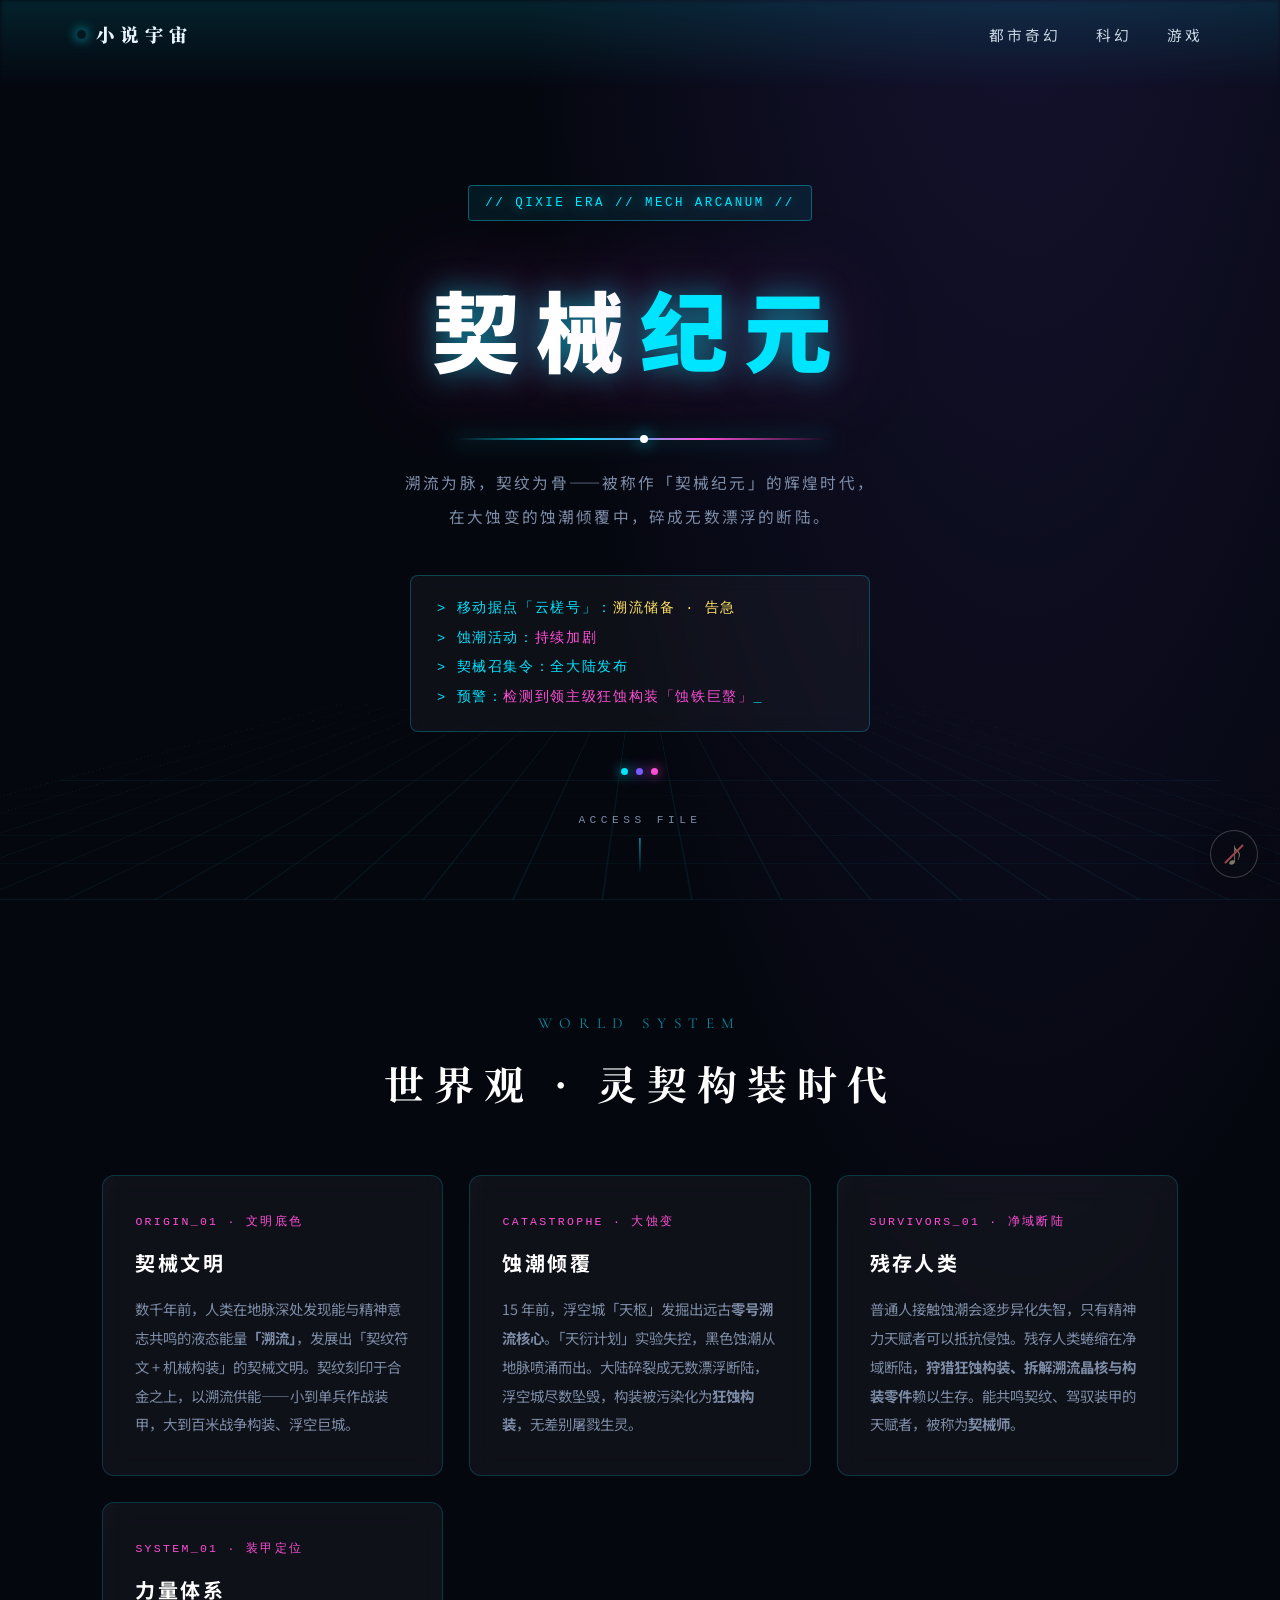
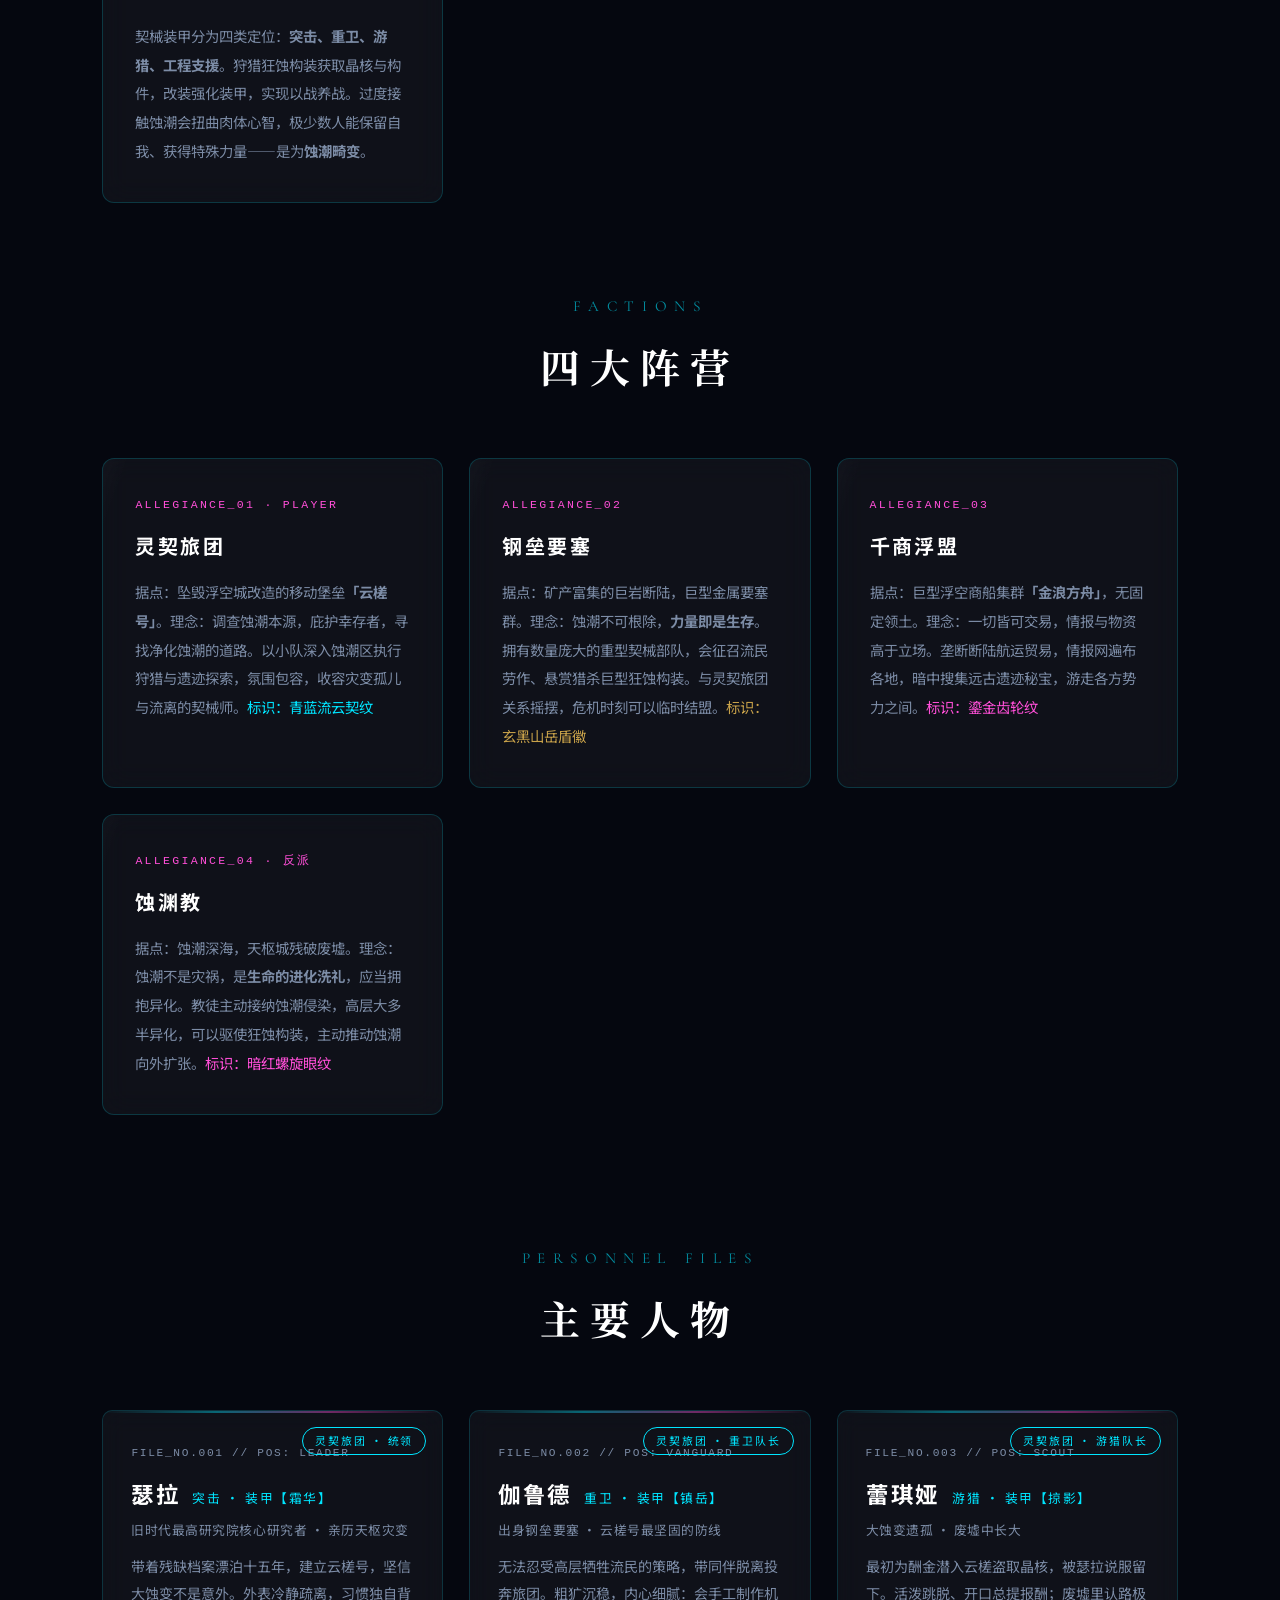
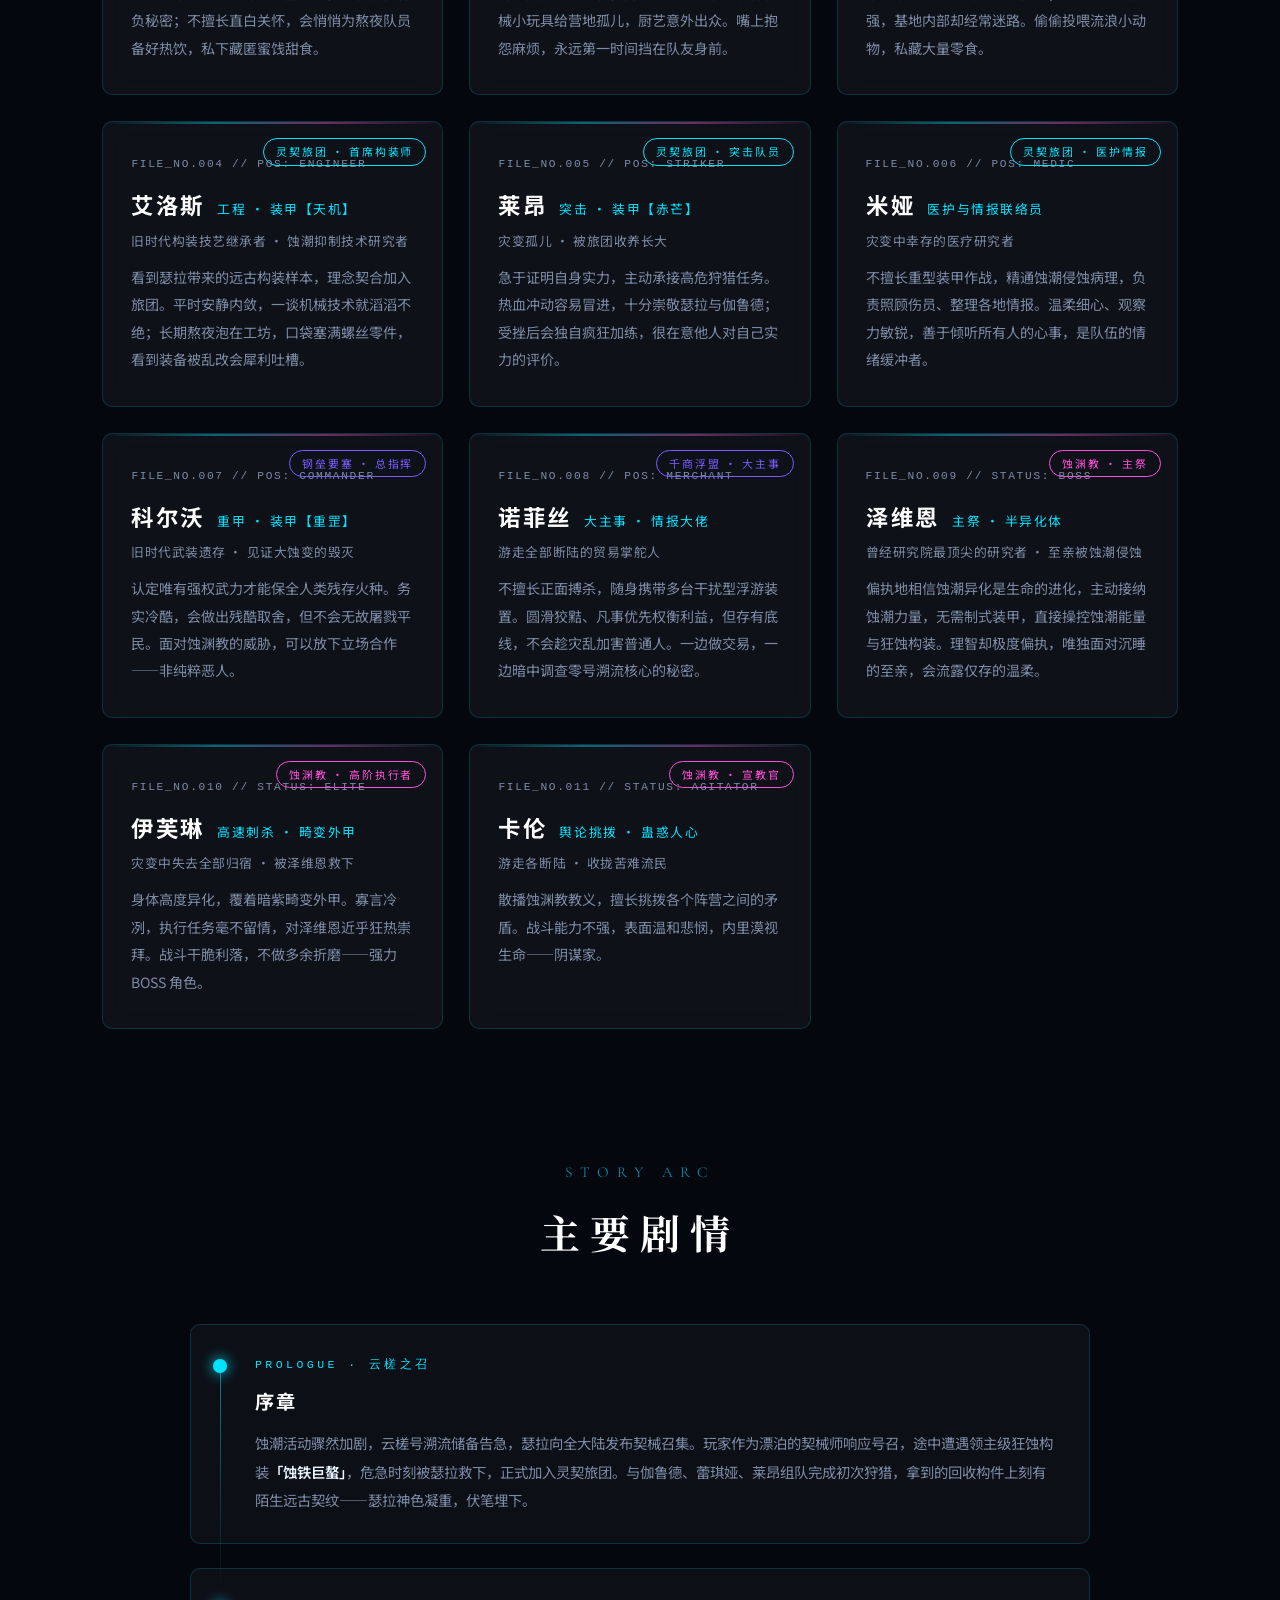
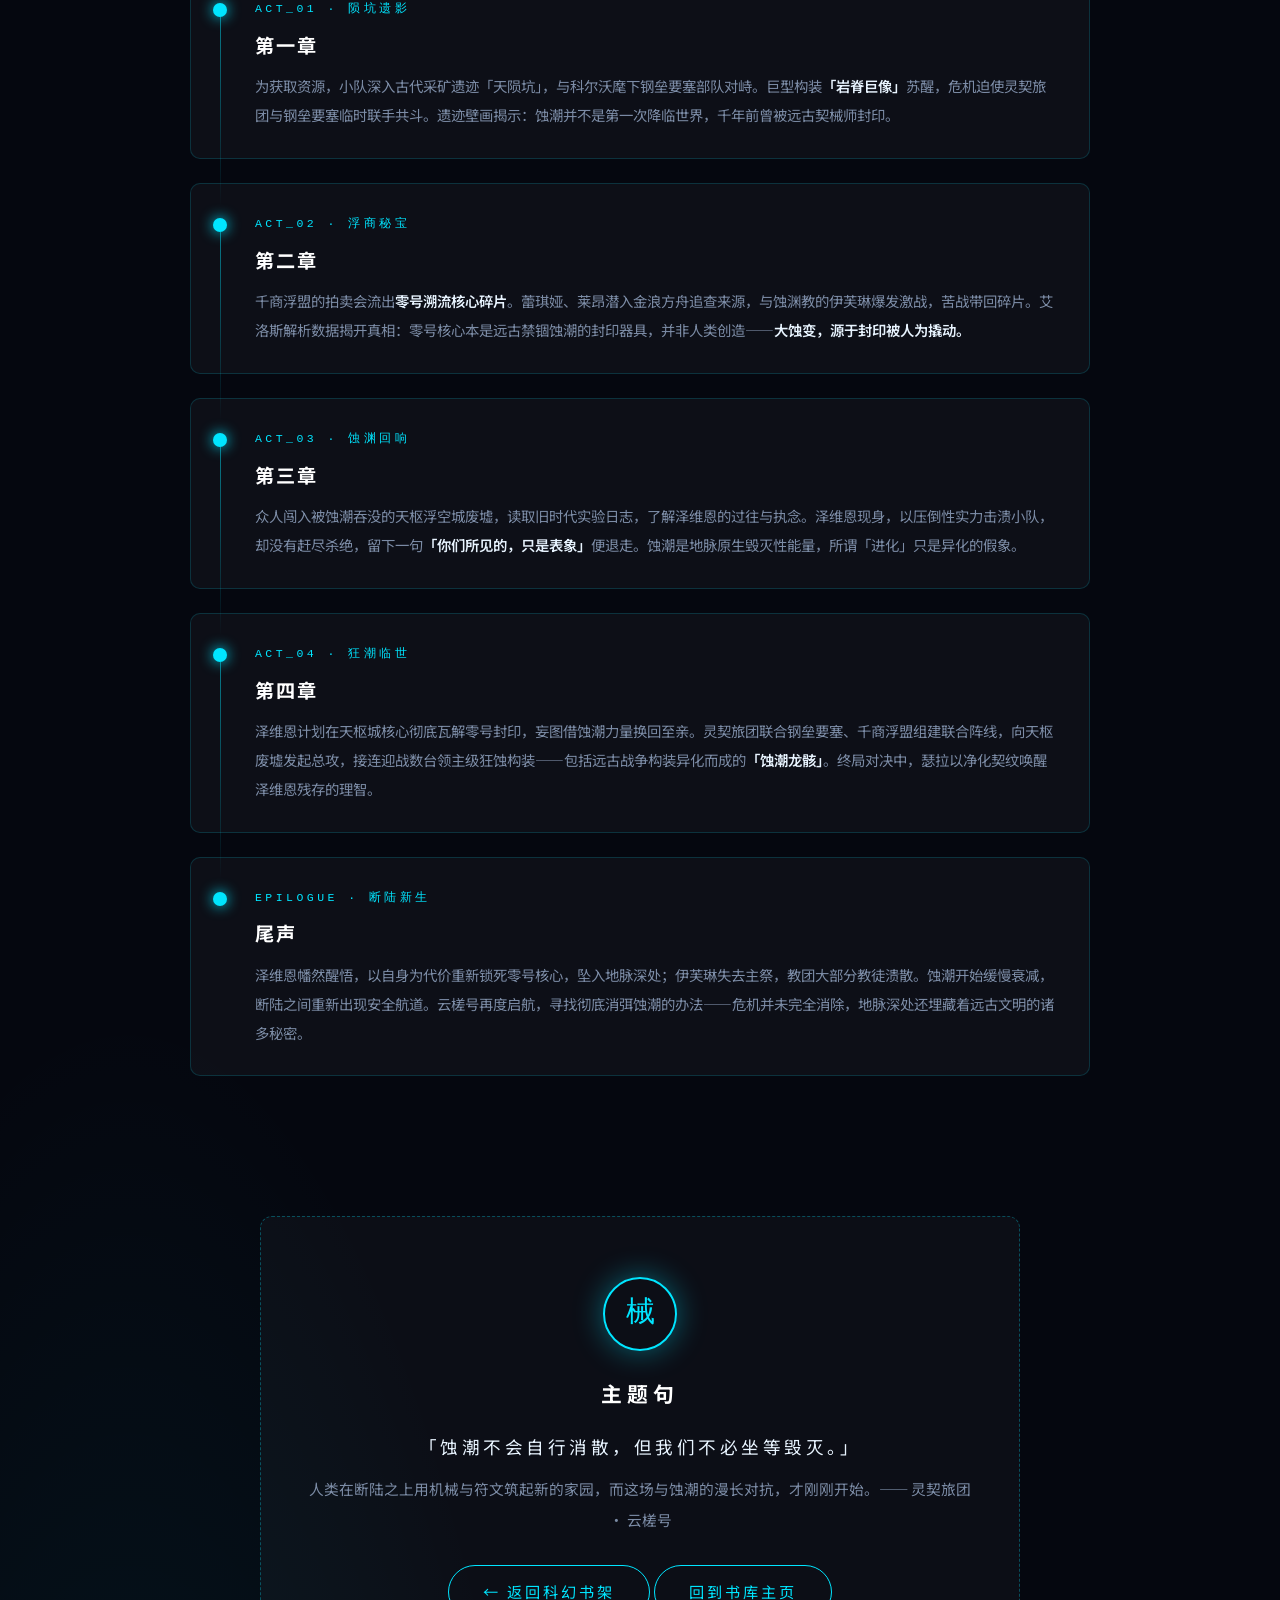
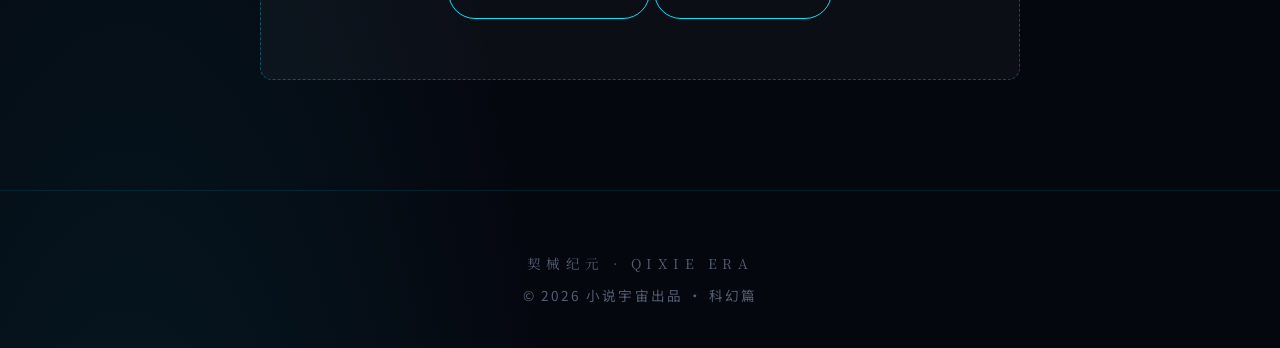
<file: novels/qixie-jiyuan.html>
<!DOCTYPE html>
<html lang="zh-CN">
<head>
  <meta charset="UTF-8">
  <meta name="viewport" content="width=device-width, initial-scale=1.0">
  <meta name="description" content="《契械纪元》— 科幻·灵契构装。蚀潮倾覆后的断陆之上，契械师以溯流为脉、契纹为骨。云槎号的旅途，从这里开始。">
  <title>《契械纪元》 · 科幻</title>

  <link rel="preconnect" href="https://fonts.googleapis.com">
  <link rel="preconnect" href="https://fonts.gstatic.com" crossorigin>
  <link href="https://fonts.googleapis.com/css2?family=Noto+Serif+SC:wght@400;600;700;900&family=Noto+Sans+SC:wght@300;400;500;700&family=Cormorant+Garamond:ital,wght@0,400;0,500;0,600;1,400&display=swap" rel="stylesheet">

  <link rel="stylesheet" href="../assets/css/common.css">
  <link rel="stylesheet" href="../assets/css/kehuan.css">
</head>
<body class="kehuan-body">

  <!-- 顶部导航 -->
  <nav class="site-nav">
    <a class="nav-brand" href="../index.html">
      <span class="brand-mark" style="color:#00e5ff; box-shadow:0 0 12px #00e5ff;"></span>
      <span>小说宇宙</span>
    </a>
    <ul class="nav-links">
      <li>
        <a href="../index.html#xuanhuan">都市奇幻</a>
        <div class="dropdown">
          <a href="../novels/yuanli-jiuchashi.html"><span class="d-dot"></span>《愿力纠察使》</a>
          <a href="../novels/lingxian.html"><span class="d-dot"></span>《灵宪：零号悖素》</a>
        </div>
      </li>
      <li>
        <a href="../index.html#kehuan">科幻</a>
        <div class="dropdown">
          <a href="../novels/kehuan.html"><span class="d-dot"></span>《替身》</a>
          <a href="../novels/qixie-jiyuan.html"><span class="d-dot"></span>《契械纪元》</a>
          <a href="../novels/fanzheng-zhinan.html"><span class="d-dot"></span>《未来造反指南》</a>
        </div>
      </li>
      <li>
        <a href="../index.html#zhexue">游戏</a>
        <div class="dropdown">
          <a href="../novels/zhexue.html"><span class="d-dot"></span>《哲学与诗与梦》</a>
        </div>
      </li>
    </ul>
  </nav>

  <!-- ============ Hero ============ -->
  <header class="k-hero">
    <div class="k-grid-bg"></div>
    <div class="k-hero-inner">
      <div class="k-file-tag">// QIXIE ERA // MECH ARCANUM //</div>
      <h1>契械<span class="k-accent">纪元</span></h1>
      <div class="k-scanline"></div>
      <p class="k-desc">
        溯流为脉，契纹为骨——被称作「契械纪元」的辉煌时代，<br>
        在大蚀变的蚀潮倾覆中，碎成无数漂浮的断陆。
      </p>
      <div class="k-status-box">
        &gt; 移动据点「云槎号」：<span style="color:#ffe066;">溯流储备 · 告急</span><br>
        &gt; 蚀潮活动：<span style="color:#ff4fd8;">持续加剧</span><br>
        &gt; 契械召集令：<span style="color:#00e5ff;">全大陆发布</span><br>
        &gt; 预警：<span style="color:#ff4fd8;">检测到领主级狂蚀构装「蚀铁巨螯」</span><span class="blink">_</span>
      </div>
      <div class="k-dots"><span></span><span></span><span></span></div>
    </div>
    <div class="k-scroll">ACCESS FILE</div>
  </header>

  <!-- ============ 世界观 ============ -->
  <section class="k-section">
    <div class="section-head reveal">
      <span class="section-kicker">WORLD SYSTEM</span>
      <h2>世界观 · 灵契构装时代</h2>
    </div>

    <div class="k-glass-grid">
      <div class="k-card reveal">
        <div class="k-card-code">ORIGIN_01 · 文明底色</div>
        <h3>契械文明</h3>
        <p>数千年前，人类在地脉深处发现能与精神意志共鸣的液态能量<strong>「溯流」</strong>，发展出「契纹符文 + 机械构装」的契械文明。契纹刻印于合金之上，以溯流供能——小到单兵作战装甲，大到百米战争构装、浮空巨城。</p>
      </div>
      <div class="k-card reveal">
        <div class="k-card-code">CATASTROPHE · 大蚀变</div>
        <h3>蚀潮倾覆</h3>
        <p>15 年前，浮空城「天枢」发掘出远古<strong>零号溯流核心</strong>。「天衍计划」实验失控，黑色蚀潮从地脉喷涌而出。大陆碎裂成无数漂浮断陆，浮空城尽数坠毁，构装被污染化为<strong>狂蚀构装</strong>，无差别屠戮生灵。</p>
      </div>
      <div class="k-card reveal">
        <div class="k-card-code">SURVIVORS_01 · 净域断陆</div>
        <h3>残存人类</h3>
        <p>普通人接触蚀潮会逐步异化失智，只有精神力天赋者可以抵抗侵蚀。残存人类蜷缩在净域断陆，<strong>狩猎狂蚀构装、拆解溯流晶核与构装零件</strong>赖以生存。能共鸣契纹、驾驭装甲的天赋者，被称为<strong>契械师</strong>。</p>
      </div>
      <div class="k-card reveal">
        <div class="k-card-code">SYSTEM_01 · 装甲定位</div>
        <h3>力量体系</h3>
        <p>契械装甲分为四类定位：<strong>突击、重卫、游猎、工程支援</strong>。狩猎狂蚀构装获取晶核与构件，改装强化装甲，实现以战养战。过度接触蚀潮会扭曲肉体心智，极少数人能保留自我、获得特殊力量——是为<strong>蚀潮畸变</strong>。</p>
      </div>
    </div>

    <div class="section-head reveal" style="margin-top:90px;">
      <span class="section-kicker">FACTIONS</span>
      <h2>四大阵营</h2>
    </div>

    <div class="k-glass-grid">
      <div class="k-card k-society reveal">
        <div class="k-card-code">ALLEGIANCE_01 · PLAYER</div>
        <h3>灵契旅团</h3>
        <p>据点：坠毁浮空城改造的移动堡垒<strong>「云槎号」</strong>。理念：调查蚀潮本源，庇护幸存者，寻找净化蚀潮的道路。以小队深入蚀潮区执行狩猎与遗迹探索，氛围包容，收容灾变孤儿与流离的契械师。<span style="color:#00e5ff;">标识：青蓝流云契纹</span></p>
      </div>
      <div class="k-card k-society reveal">
        <div class="k-card-code">ALLEGIANCE_02</div>
        <h3>钢垒要塞</h3>
        <p>据点：矿产富集的巨岩断陆，巨型金属要塞群。理念：蚀潮不可根除，<strong>力量即是生存</strong>。拥有数量庞大的重型契械部队，会征召流民劳作、悬赏猎杀巨型狂蚀构装。与灵契旅团关系摇摆，危机时刻可以临时结盟。<span style="color:#c8a24a;">标识：玄黑山岳盾徽</span></p>
      </div>
      <div class="k-card k-society reveal">
        <div class="k-card-code">ALLEGIANCE_03</div>
        <h3>千商浮盟</h3>
        <p>据点：巨型浮空商船集群<strong>「金浪方舟」</strong>，无固定领土。理念：一切皆可交易，情报与物资高于立场。垄断断陆航运贸易，情报网遍布各地，暗中搜集远古遗迹秘宝，游走各方势力之间。<span style="color:#ff4fd8;">标识：鎏金齿轮纹</span></p>
      </div>
      <div class="k-card k-society reveal">
        <div class="k-card-code">ALLEGIANCE_04 · 反派</div>
        <h3>蚀渊教</h3>
        <p>据点：蚀潮深海，天枢城残破废墟。理念：蚀潮不是灾祸，是<strong>生命的进化洗礼</strong>，应当拥抱异化。教徒主动接纳蚀潮侵染，高层大多半异化，可以驱使狂蚀构装，主动推动蚀潮向外扩张。<span style="color:#ff4fd8;">标识：暗红螺旋眼纹</span></p>
      </div>
    </div>
  </section>

  <!-- ============ 主要人物 ============ -->
  <section class="k-section k-section-alt" style="padding-top:20px;">
    <div class="section-head reveal">
      <span class="section-kicker">PERSONNEL FILES</span>
      <h2>主要人物</h2>
    </div>

    <div class="k-char-grid">

      <!-- 灵契旅团 -->
      <div class="k-char reveal">
        <span class="kc-tag">灵契旅团 · 统领</span>
        <div class="kc-id">FILE_NO.001 // POS: LEADER</div>
        <div class="kc-name-row"><span class="kc-name">瑟拉</span><span class="kc-role">突击 · 装甲【霜华】</span></div>
        <div class="kc-meta">旧时代最高研究院核心研究者 · 亲历天枢灾变</div>
        <p>带着残缺档案漂泊十五年，建立云槎号，坚信大蚀变不是意外。外表冷静疏离，习惯独自背负秘密；不擅长直白关怀，会悄悄为熬夜队员备好热饮，私下藏匿蜜饯甜食。</p>
      </div>

      <div class="k-char reveal">
        <span class="kc-tag">灵契旅团 · 重卫队长</span>
        <div class="kc-id">FILE_NO.002 // POS: VANGUARD</div>
        <div class="kc-name-row"><span class="kc-name">伽鲁德</span><span class="kc-role">重卫 · 装甲【镇岳】</span></div>
        <div class="kc-meta">出身钢垒要塞 · 云槎号最坚固的防线</div>
        <p>无法忍受高层牺牲流民的策略，带同伴脱离投奔旅团。粗犷沉稳，内心细腻：会手工制作机械小玩具给营地孤儿，厨艺意外出众。嘴上抱怨麻烦，永远第一时间挡在队友身前。</p>
      </div>

      <div class="k-char reveal">
        <span class="kc-tag">灵契旅团 · 游猎队长</span>
        <div class="kc-id">FILE_NO.003 // POS: SCOUT</div>
        <div class="kc-name-row"><span class="kc-name">蕾琪娅</span><span class="kc-role">游猎 · 装甲【掠影】</span></div>
        <div class="kc-meta">大蚀变遗孤 · 废墟中长大</div>
        <p>最初为酬金潜入云槎盗取晶核，被瑟拉说服留下。活泼跳脱、开口总提报酬；废墟里认路极强，基地内部却经常迷路。偷偷投喂流浪小动物，私藏大量零食。</p>
      </div>

      <div class="k-char reveal">
        <span class="kc-tag">灵契旅团 · 首席构装师</span>
        <div class="kc-id">FILE_NO.004 // POS: ENGINEER</div>
        <div class="kc-name-row"><span class="kc-name">艾洛斯</span><span class="kc-role">工程 · 装甲【天机】</span></div>
        <div class="kc-meta">旧时代构装技艺继承者 · 蚀潮抑制技术研究者</div>
        <p>看到瑟拉带来的远古构装样本，理念契合加入旅团。平时安静内敛，一谈机械技术就滔滔不绝；长期熬夜泡在工坊，口袋塞满螺丝零件，看到装备被乱改会犀利吐槽。</p>
      </div>

      <div class="k-char reveal">
        <span class="kc-tag">灵契旅团 · 突击队员</span>
        <div class="kc-id">FILE_NO.005 // POS: STRIKER</div>
        <div class="kc-name-row"><span class="kc-name">莱昂</span><span class="kc-role">突击 · 装甲【赤芒】</span></div>
        <div class="kc-meta">灾变孤儿 · 被旅团收养长大</div>
        <p>急于证明自身实力，主动承接高危狩猎任务。热血冲动容易冒进，十分崇敬瑟拉与伽鲁德；受挫后会独自疯狂加练，很在意他人对自己实力的评价。</p>
      </div>

      <div class="k-char reveal">
        <span class="kc-tag">灵契旅团 · 医护情报</span>
        <div class="kc-id">FILE_NO.006 // POS: MEDIC</div>
        <div class="kc-name-row"><span class="kc-name">米娅</span><span class="kc-role">医护与情报联络员</span></div>
        <div class="kc-meta">灾变中幸存的医疗研究者</div>
        <p>不擅长重型装甲作战，精通蚀潮侵蚀病理，负责照顾伤员、整理各地情报。温柔细心、观察力敏锐，善于倾听所有人的心事，是队伍的情绪缓冲者。</p>
      </div>

      <!-- 其他阵营 -->
      <div class="k-char reveal">
        <span class="kc-tag neutral">钢垒要塞 · 总指挥</span>
        <div class="kc-id">FILE_NO.007 // POS: COMMANDER</div>
        <div class="kc-name-row"><span class="kc-name">科尔沃</span><span class="kc-role">重甲 · 装甲【重罡】</span></div>
        <div class="kc-meta">旧时代武装遗存 · 见证大蚀变的毁灭</div>
        <p>认定唯有强权武力才能保全人类残存火种。务实冷酷，会做出残酷取舍，但不会无故屠戮平民。面对蚀渊教的威胁，可以放下立场合作——非纯粹恶人。</p>
      </div>

      <div class="k-char reveal">
        <span class="kc-tag neutral">千商浮盟 · 大主事</span>
        <div class="kc-id">FILE_NO.008 // POS: MERCHANT</div>
        <div class="kc-name-row"><span class="kc-name">诺菲丝</span><span class="kc-role">大主事 · 情报大佬</span></div>
        <div class="kc-meta">游走全部断陆的贸易掌舵人</div>
        <p>不擅长正面搏杀，随身携带多台干扰型浮游装置。圆滑狡黠、凡事优先权衡利益，但存有底线，不会趁灾乱加害普通人。一边做交易，一边暗中调查零号溯流核心的秘密。</p>
      </div>

      <!-- 蚀渊教 -->
      <div class="k-char reveal">
        <span class="kc-tag alert">蚀渊教 · 主祭</span>
        <div class="kc-id">FILE_NO.009 // STATUS: BOSS</div>
        <div class="kc-name-row"><span class="kc-name">泽维恩</span><span class="kc-role">主祭 · 半异化体</span></div>
        <div class="kc-meta">曾经研究院最顶尖的研究者 · 至亲被蚀潮侵蚀</div>
        <p>偏执地相信蚀潮异化是生命的进化，主动接纳蚀潮力量，无需制式装甲，直接操控蚀潮能量与狂蚀构装。理智却极度偏执，唯独面对沉睡的至亲，会流露仅存的温柔。</p>
      </div>

      <div class="k-char reveal">
        <span class="kc-tag alert">蚀渊教 · 高阶执行者</span>
        <div class="kc-id">FILE_NO.010 // STATUS: ELITE</div>
        <div class="kc-name-row"><span class="kc-name">伊芙琳</span><span class="kc-role">高速刺杀 · 畸变外甲</span></div>
        <div class="kc-meta">灾变中失去全部归宿 · 被泽维恩救下</div>
        <p>身体高度异化，覆着暗紫畸变外甲。寡言冷冽，执行任务毫不留情，对泽维恩近乎狂热崇拜。战斗干脆利落，不做多余折磨——强力 BOSS 角色。</p>
      </div>

      <div class="k-char reveal">
        <span class="kc-tag alert">蚀渊教 · 宣教官</span>
        <div class="kc-id">FILE_NO.011 // STATUS: AGITATOR</div>
        <div class="kc-name-row"><span class="kc-name">卡伦</span><span class="kc-role">舆论挑拨 · 蛊惑人心</span></div>
        <div class="kc-meta">游走各断陆 · 收拢苦难流民</div>
        <p>散播蚀渊教教义，擅长挑拨各个阵营之间的矛盾。战斗能力不强，表面温和悲悯，内里漠视生命——阴谋家。</p>
      </div>

    </div>
  </section>

  <!-- ============ 主要剧情 ============ -->
  <section class="k-section" style="padding-top:20px;">
    <div class="section-head reveal">
      <span class="section-kicker">STORY ARC</span>
      <h2>主要剧情</h2>
    </div>

    <div class="k-acts">
      <div class="k-act reveal">
        <div class="ka-stage">PROLOGUE · 云槎之召</div>
        <h3>序章</h3>
        <p>蚀潮活动骤然加剧，云槎号溯流储备告急，瑟拉向全大陆发布契械召集。玩家作为漂泊的契械师响应号召，途中遭遇领主级狂蚀构装<strong>「蚀铁巨螯」</strong>，危急时刻被瑟拉救下，正式加入灵契旅团。与伽鲁德、蕾琪娅、莱昂组队完成初次狩猎，拿到的回收构件上刻有陌生远古契纹——瑟拉神色凝重，伏笔埋下。</p>
      </div>
      <div class="k-act reveal">
        <div class="ka-stage">ACT_01 · 陨坑遗影</div>
        <h3>第一章</h3>
        <p>为获取资源，小队深入古代采矿遗迹「天陨坑」，与科尔沃麾下钢垒要塞部队对峙。巨型构装<strong>「岩脊巨像」</strong>苏醒，危机迫使灵契旅团与钢垒要塞临时联手共斗。遗迹壁画揭示：蚀潮并不是第一次降临世界，千年前曾被远古契械师封印。</p>
      </div>
      <div class="k-act reveal">
        <div class="ka-stage">ACT_02 · 浮商秘宝</div>
        <h3>第二章</h3>
        <p>千商浮盟的拍卖会流出<strong>零号溯流核心碎片</strong>。蕾琪娅、莱昂潜入金浪方舟追查来源，与蚀渊教的伊芙琳爆发激战，苦战带回碎片。艾洛斯解析数据揭开真相：零号核心本是远古禁锢蚀潮的封印器具，并非人类创造——<strong>大蚀变，源于封印被人为撬动。</strong></p>
      </div>
      <div class="k-act reveal">
        <div class="ka-stage">ACT_03 · 蚀渊回响</div>
        <h3>第三章</h3>
        <p>众人闯入被蚀潮吞没的天枢浮空城废墟，读取旧时代实验日志，了解泽维恩的过往与执念。泽维恩现身，以压倒性实力击溃小队，却没有赶尽杀绝，留下一句<strong>「你们所见的，只是表象」</strong>便退走。蚀潮是地脉原生毁灭性能量，所谓「进化」只是异化的假象。</p>
      </div>
      <div class="k-act reveal">
        <div class="ka-stage">ACT_04 · 狂潮临世</div>
        <h3>第四章</h3>
        <p>泽维恩计划在天枢城核心彻底瓦解零号封印，妄图借蚀潮力量换回至亲。灵契旅团联合钢垒要塞、千商浮盟组建联合阵线，向天枢废墟发起总攻，接连迎战数台领主级狂蚀构装——包括远古战争构装异化而成的<strong>「蚀潮龙骸」</strong>。终局对决中，瑟拉以净化契纹唤醒泽维恩残存的理智。</p>
      </div>
      <div class="k-act reveal">
        <div class="ka-stage">EPILOGUE · 断陆新生</div>
        <h3>尾声</h3>
        <p>泽维恩幡然醒悟，以自身为代价重新锁死零号核心，坠入地脉深处；伊芙琳失去主祭，教团大部分教徒溃散。蚀潮开始缓慢衰减，断陆之间重新出现安全航道。云槎号再度启航，寻找彻底消弭蚀潮的办法——危机并未完全消除，地脉深处还埋藏着远古文明的诸多秘密。</p>
      </div>
    </div>
  </section>

  <!-- ============ 主题 ============ -->
  <section class="k-section" style="padding-top:30px;">
    <div class="k-coming reveal">
      <div class="k-icon">械</div>
      <h3>主题句</h3>
      <p style="font-size:1.1rem; letter-spacing:0.2em; color:#e8f4ff; margin-bottom:8px;">
        「蚀潮不会自行消散，但我们不必坐等毁灭。」
      </p>
      <p style="color:var(--k-dim);">人类在断陆之上用机械与符文筑起新的家园，而这场与蚀潮的漫长对抗，才刚刚开始。—— 灵契旅团 · 云槎号</p>
      <div class="btn-row">
        <a class="btn btn-cyan" href="../index.html#kehuan">← 返回科幻书架</a>
        <a class="btn btn-cyan" href="../index.html">回到书库主页</a>
      </div>
    </div>
  </section>

  <footer class="site-footer">
    <div class="footer-seal">契械纪元 · QIXIE ERA</div>
    <div>© <span data-year>2026</span> 小说宇宙出品 · 科幻篇</div>
  </footer>

  <script src="../assets/js/main.js"></script>
  <script src="../assets/js/audio.js"></script>
</body>
</html>
</file>
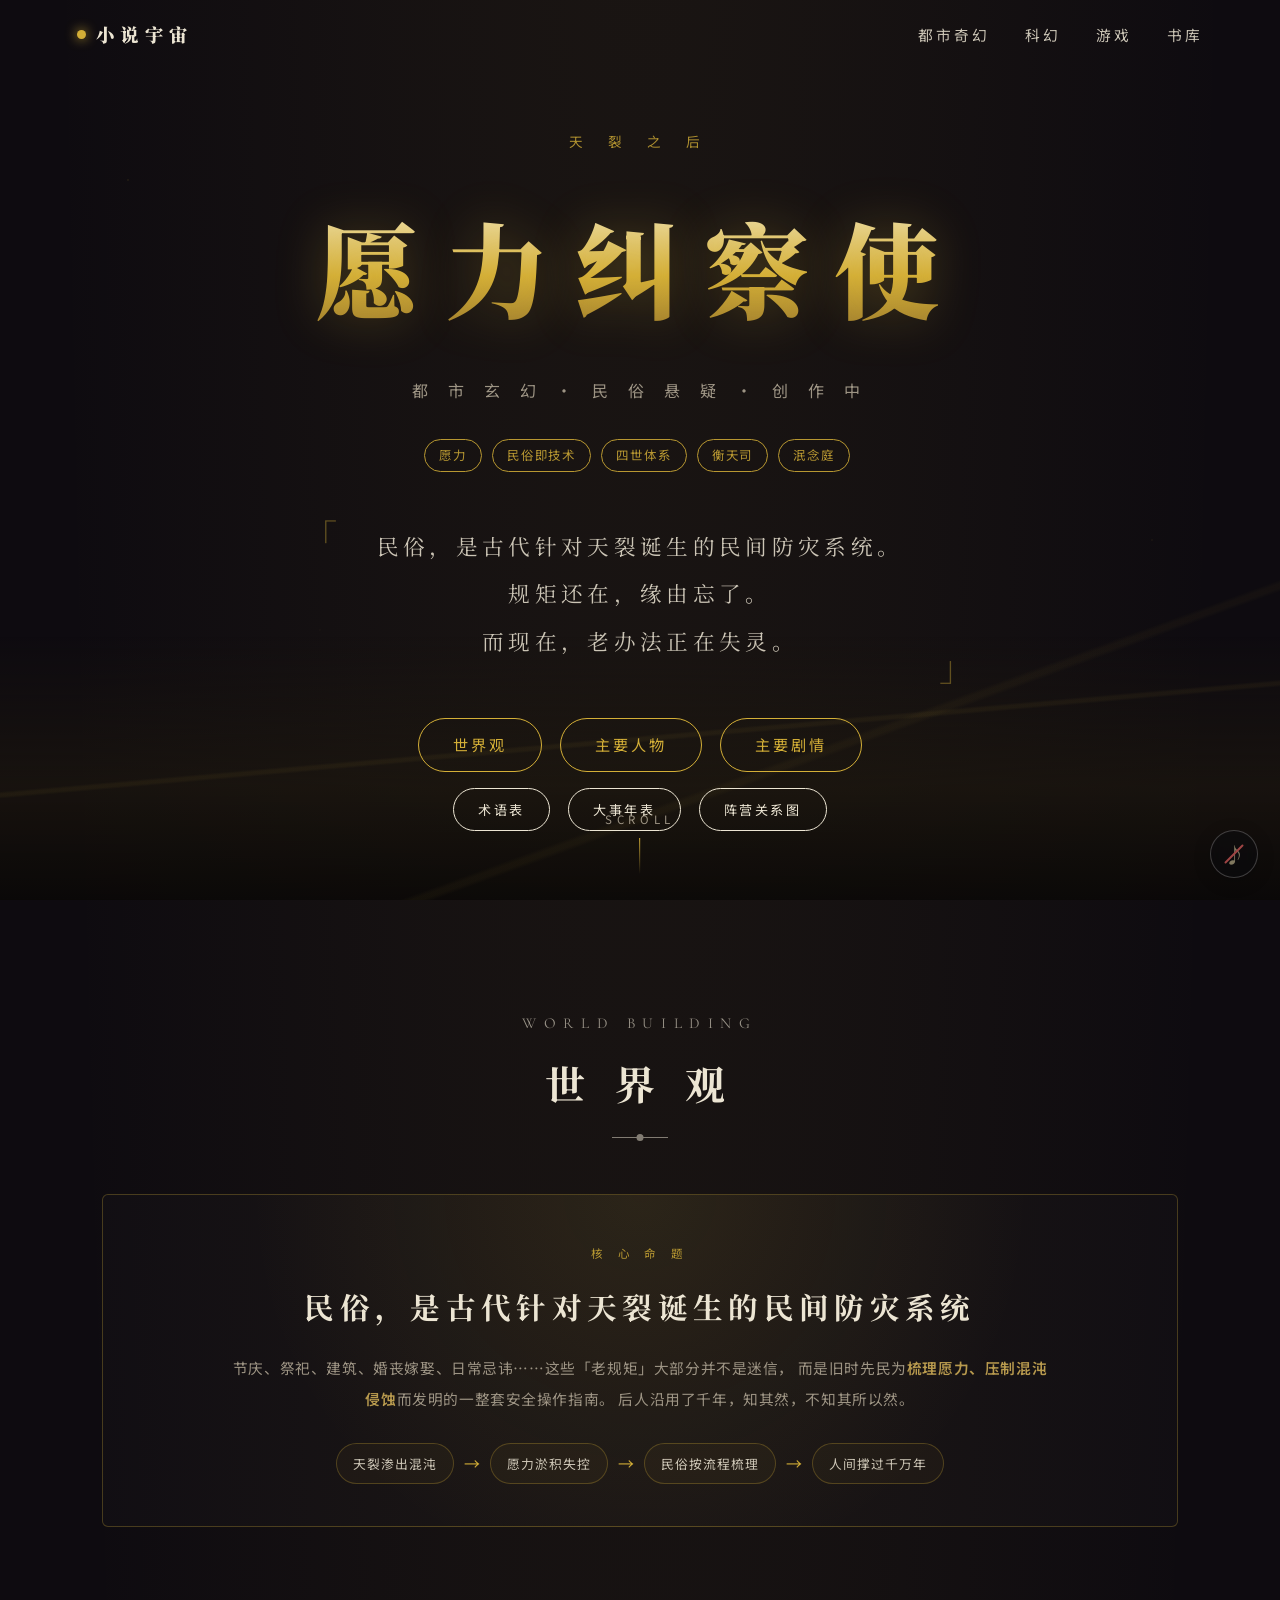
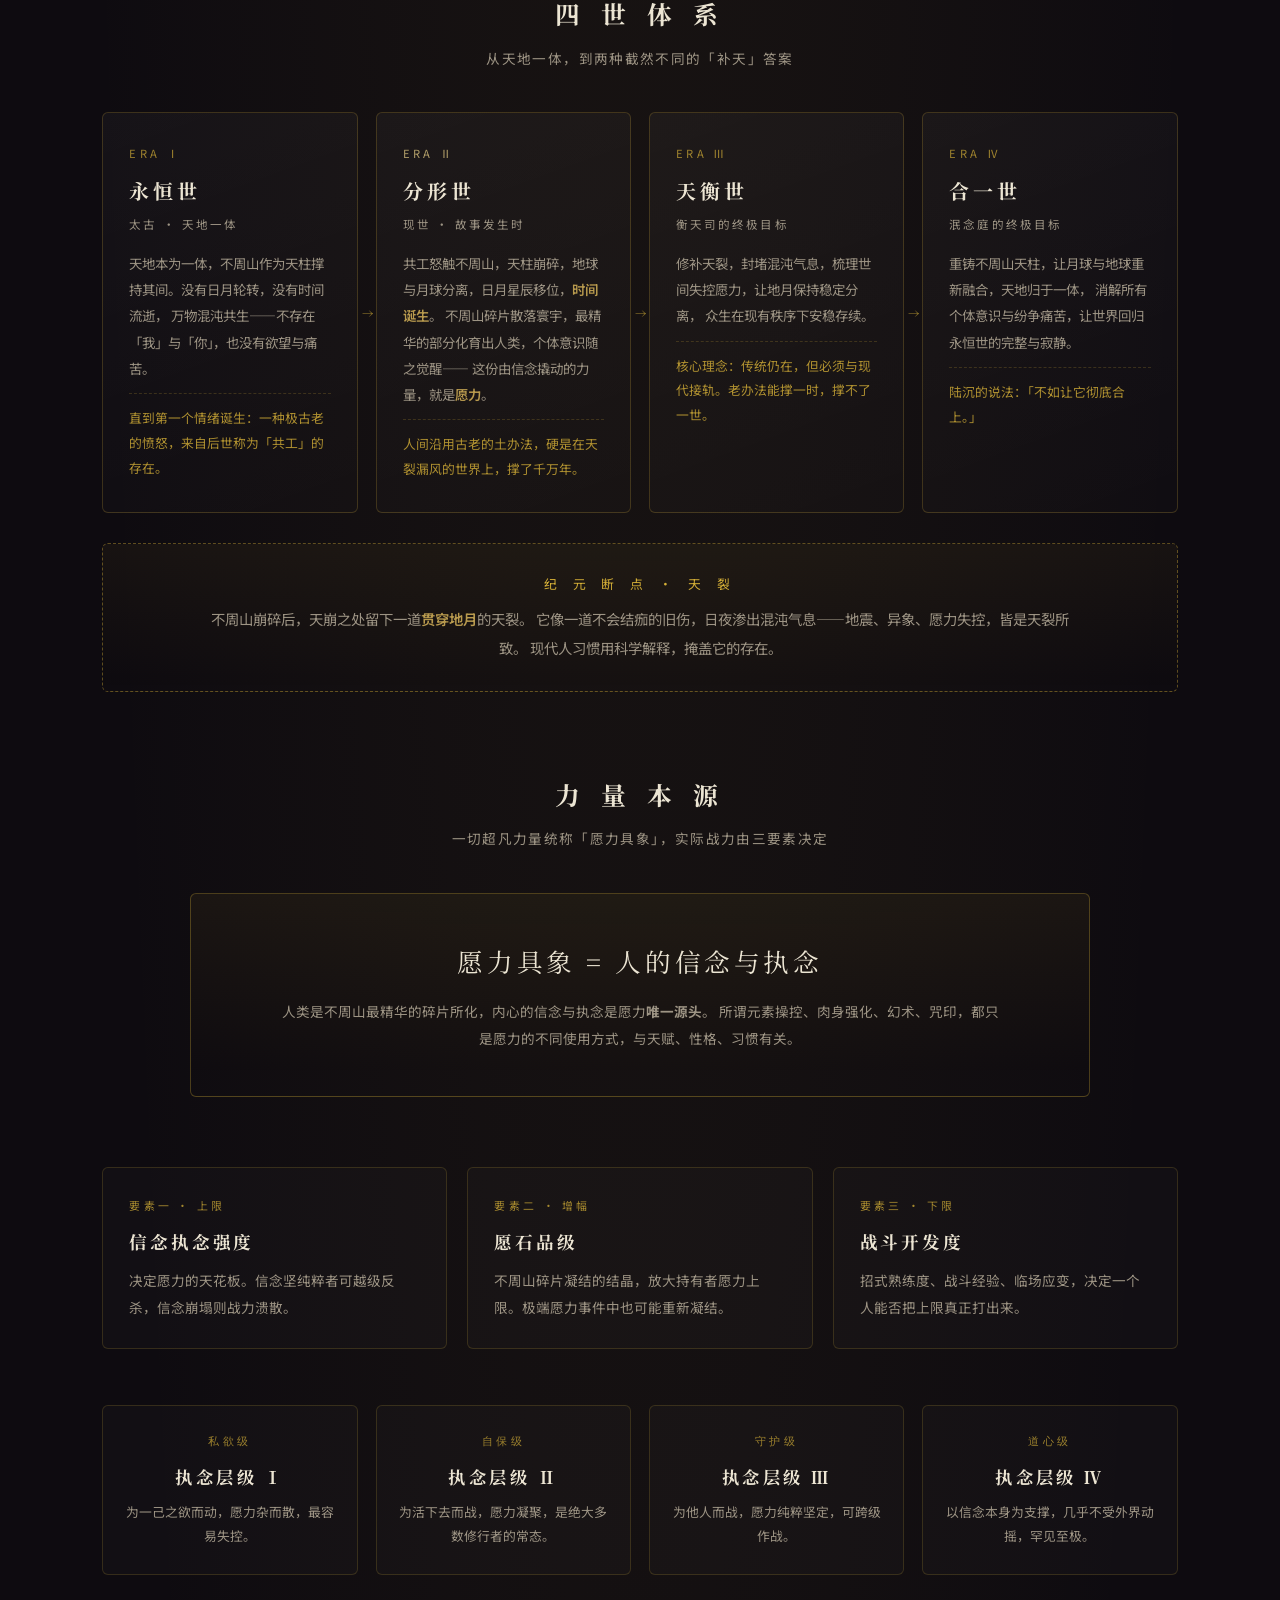
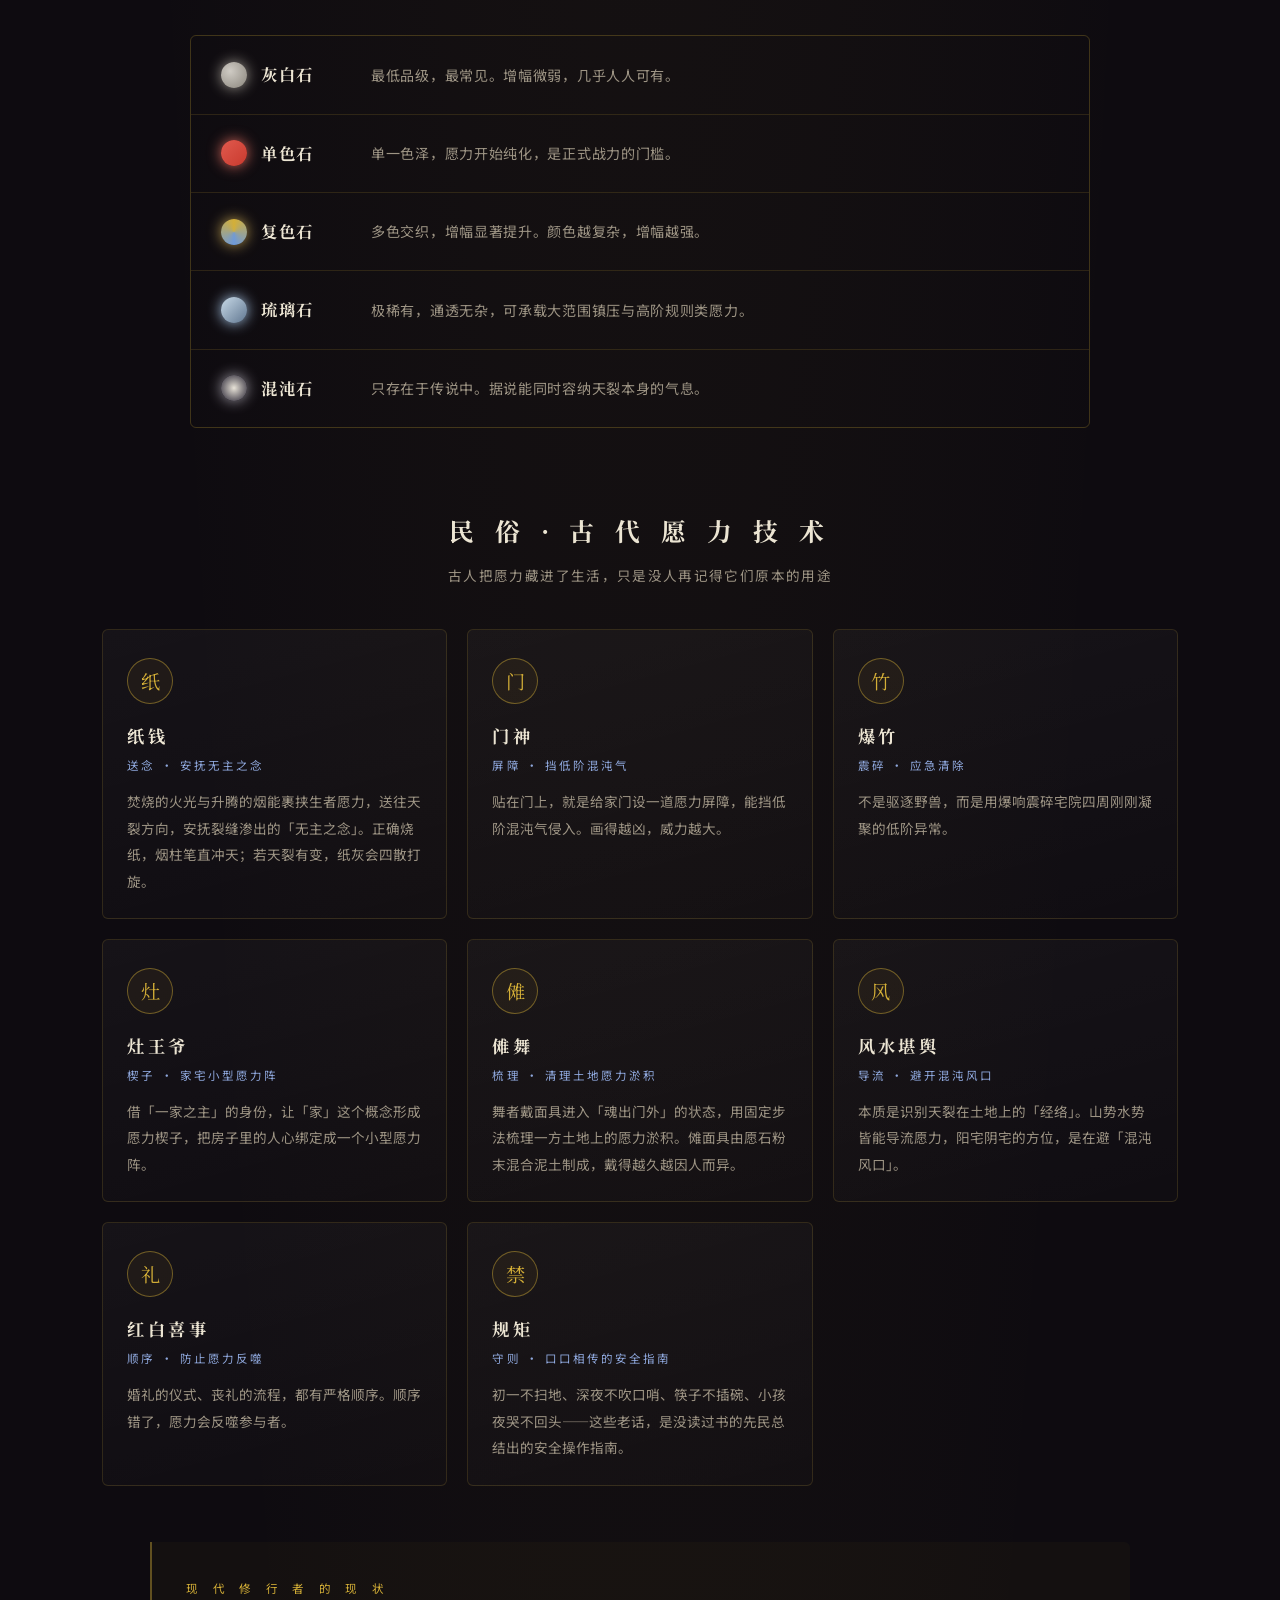
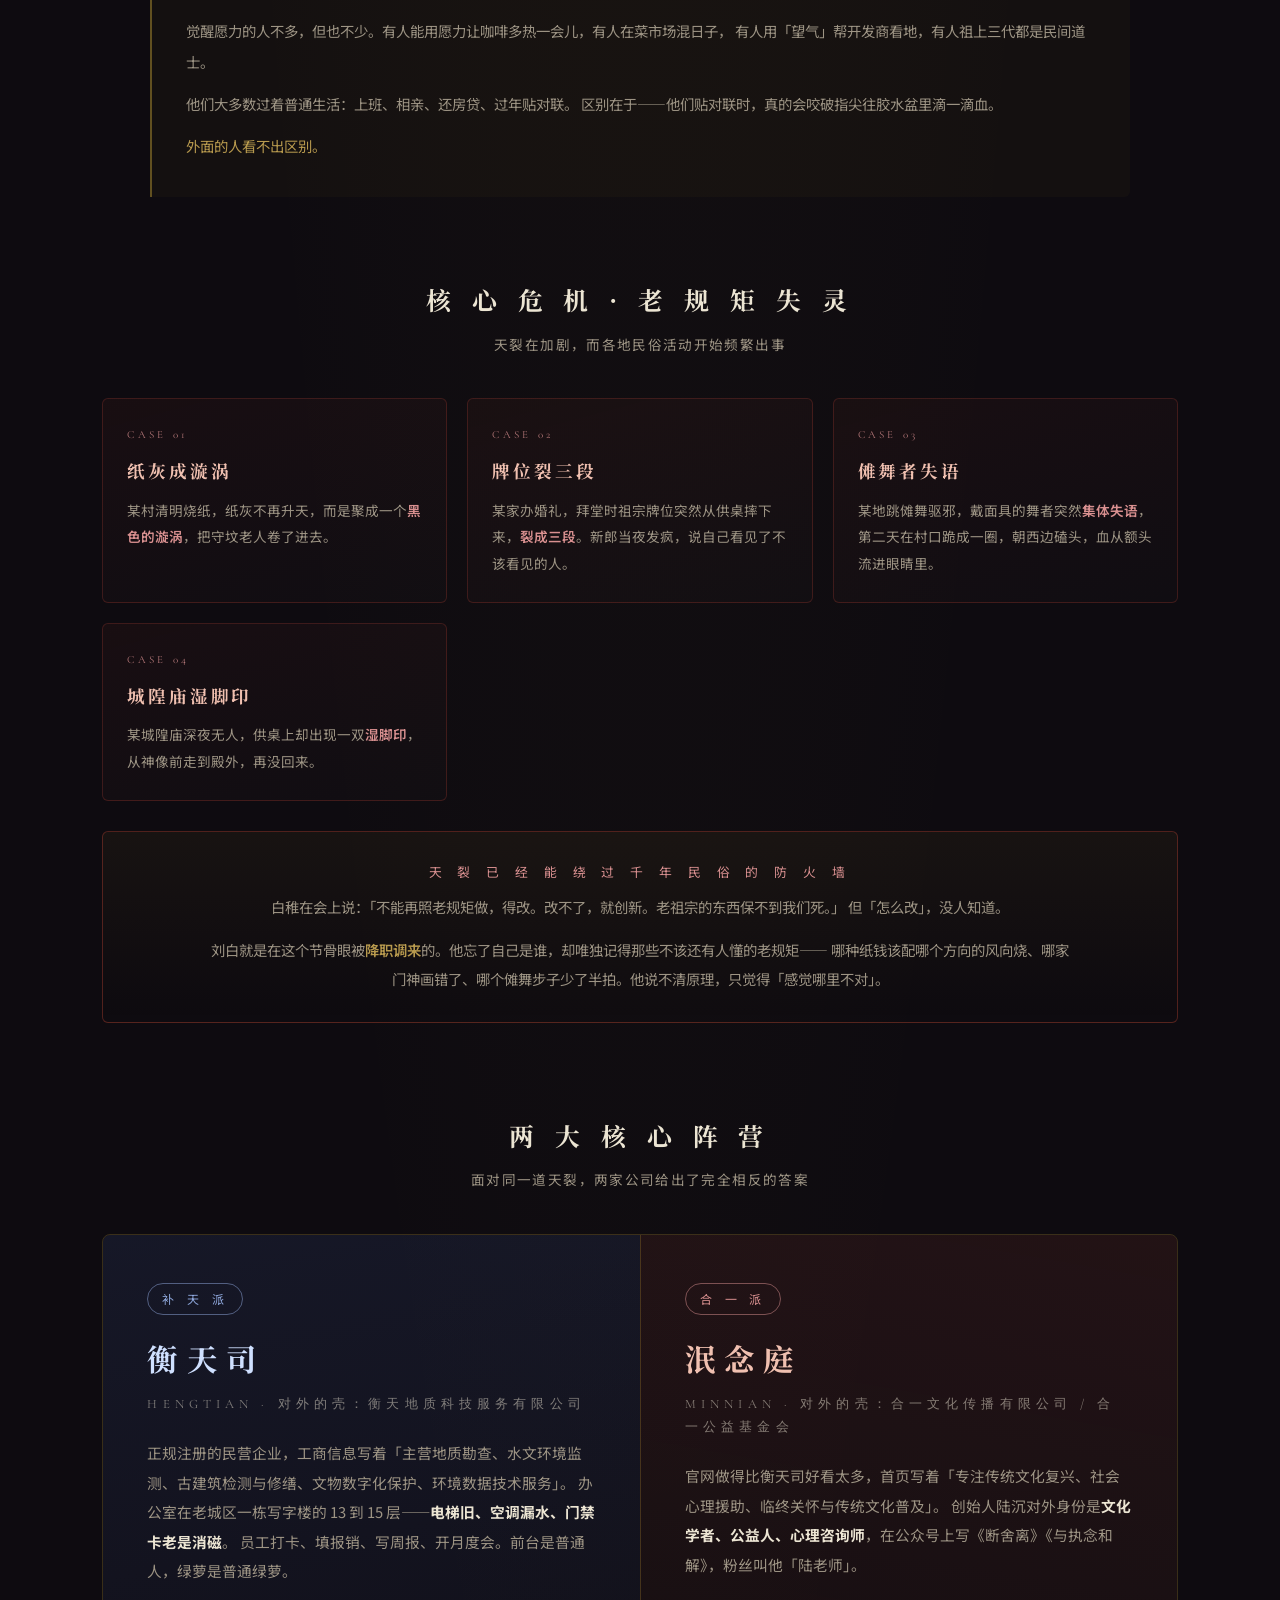
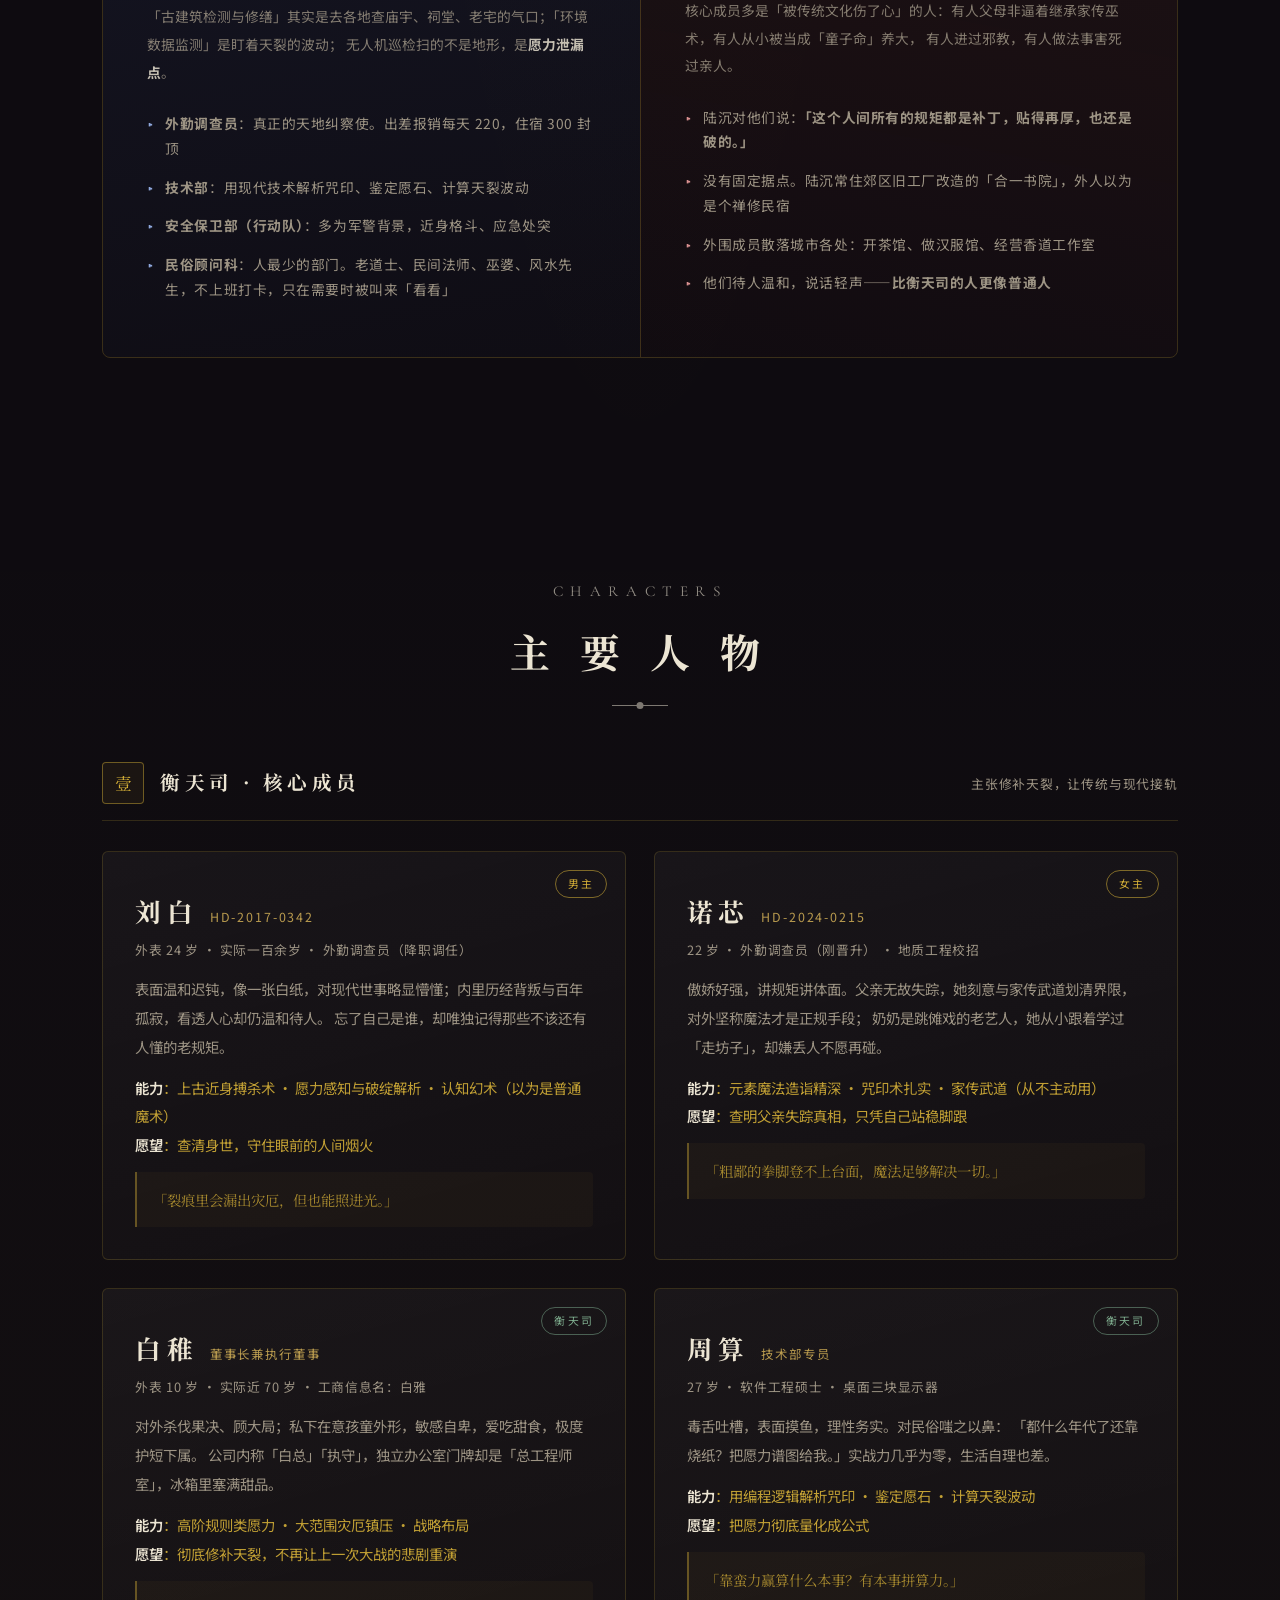
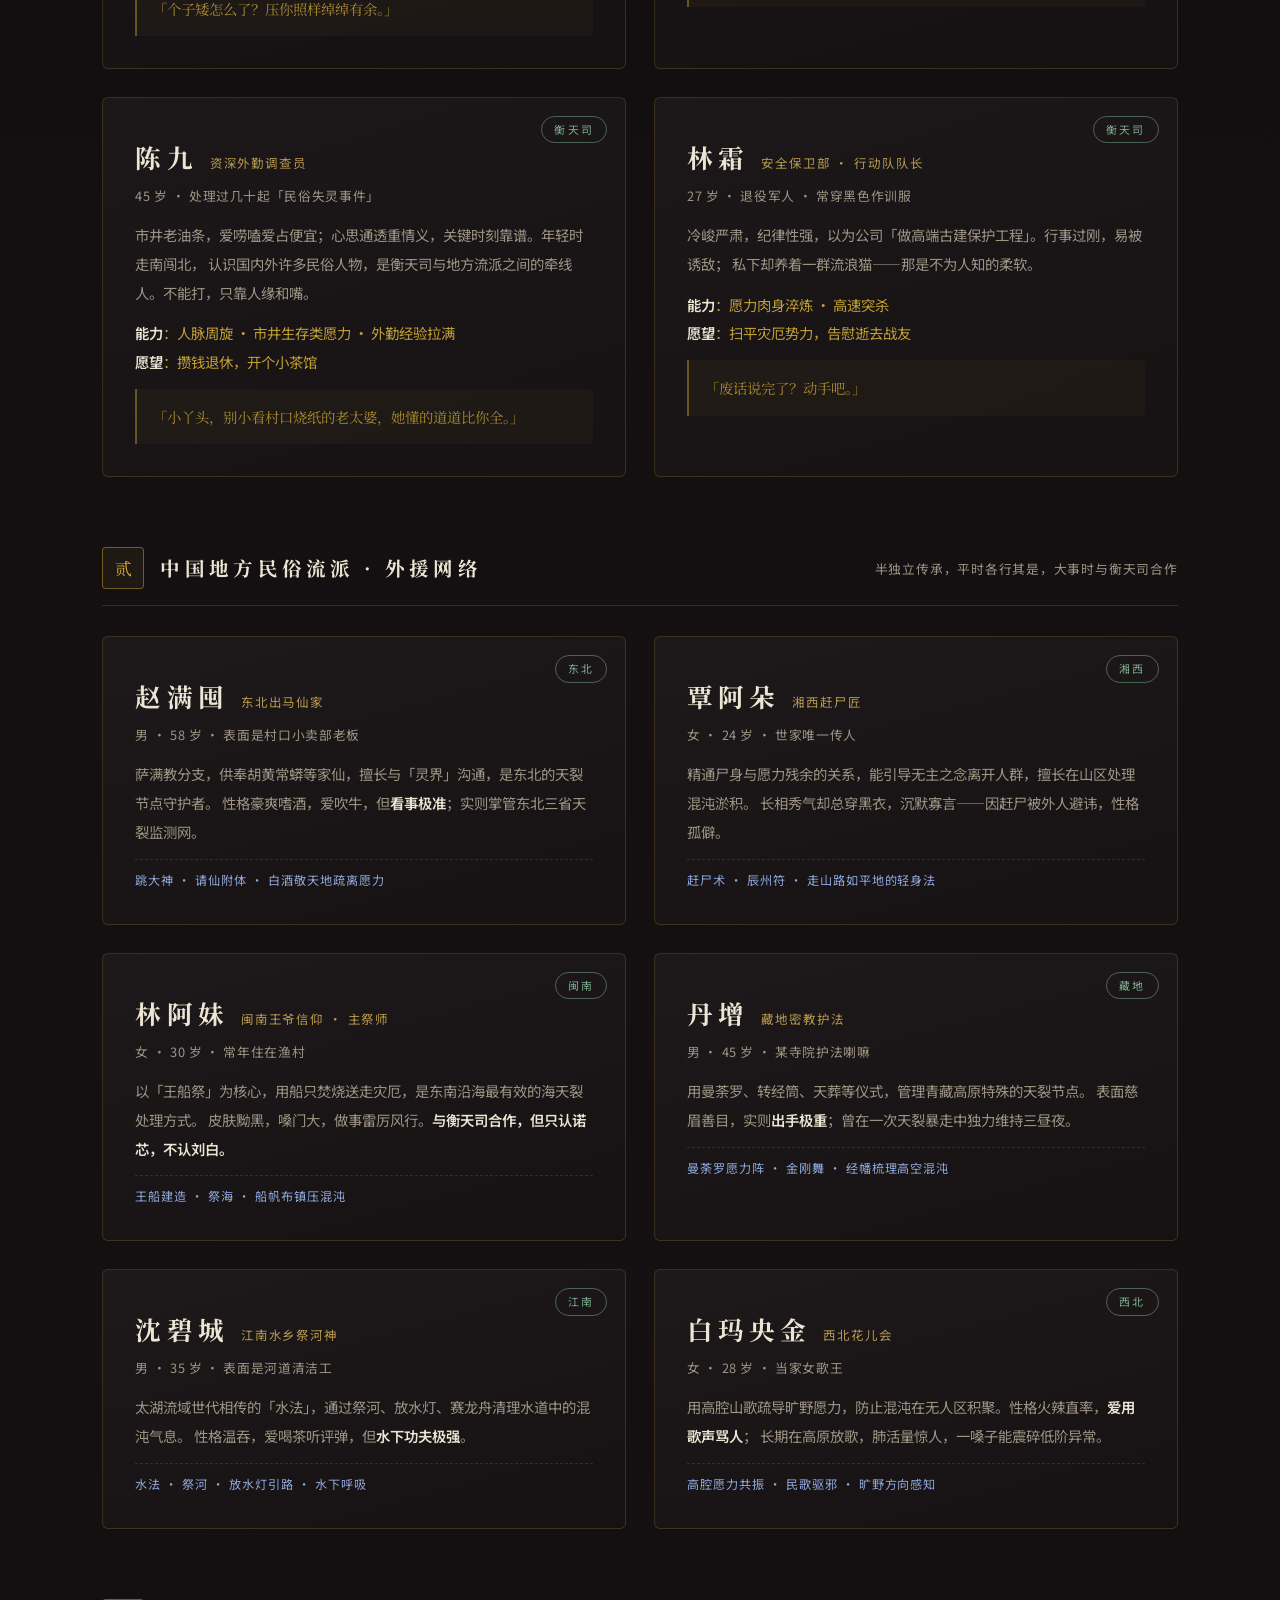
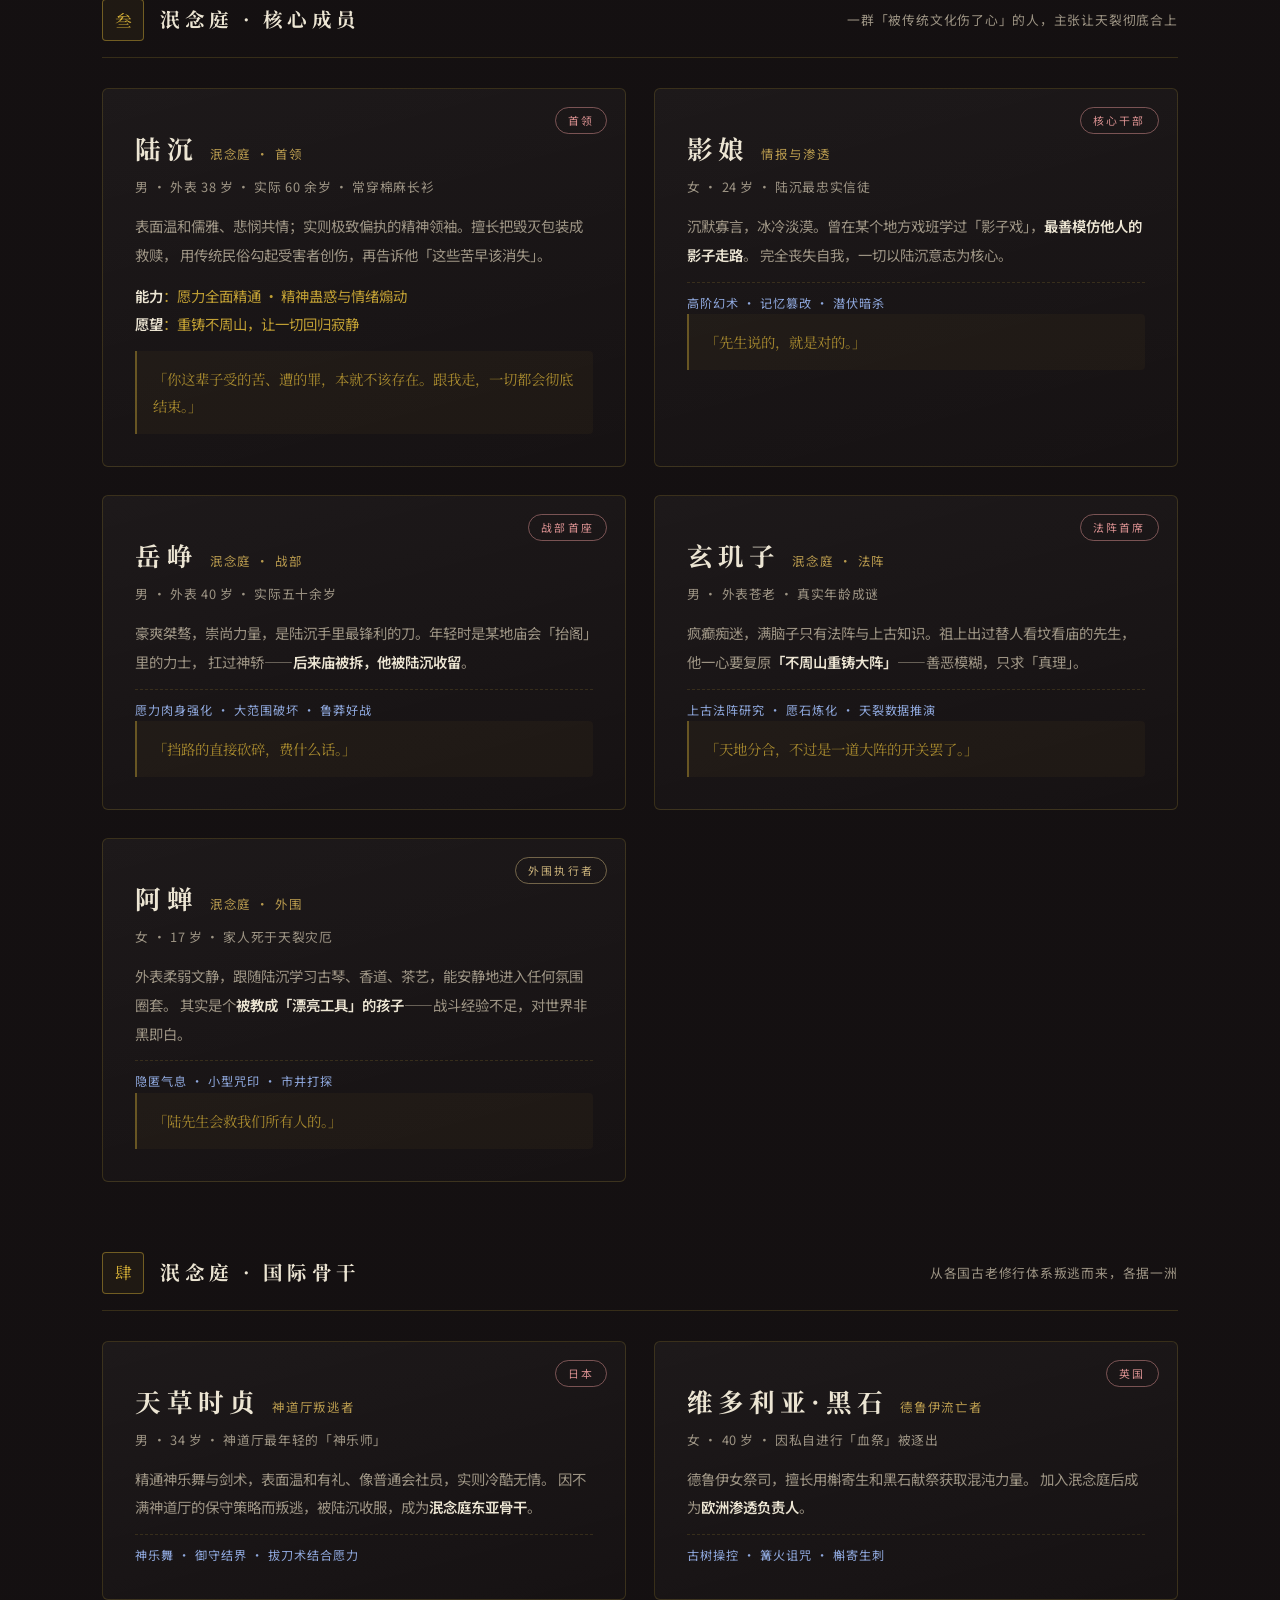
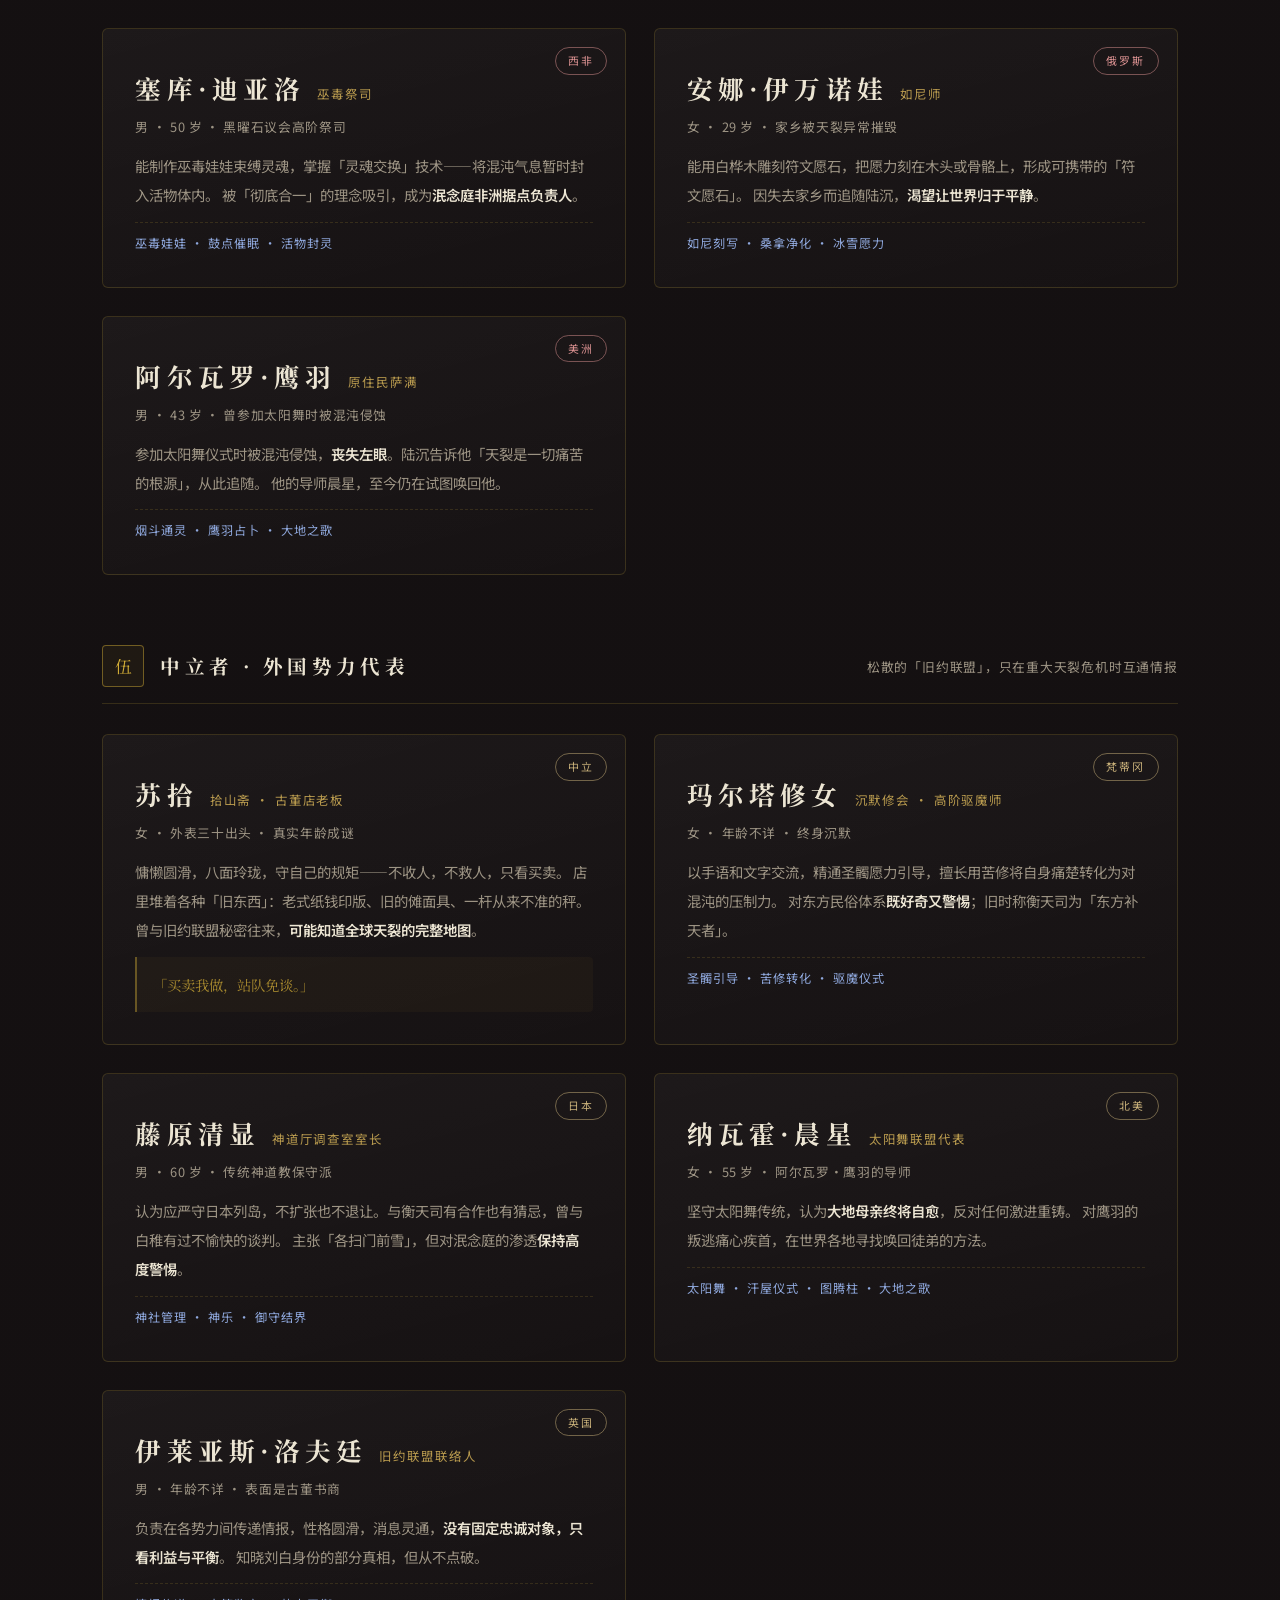
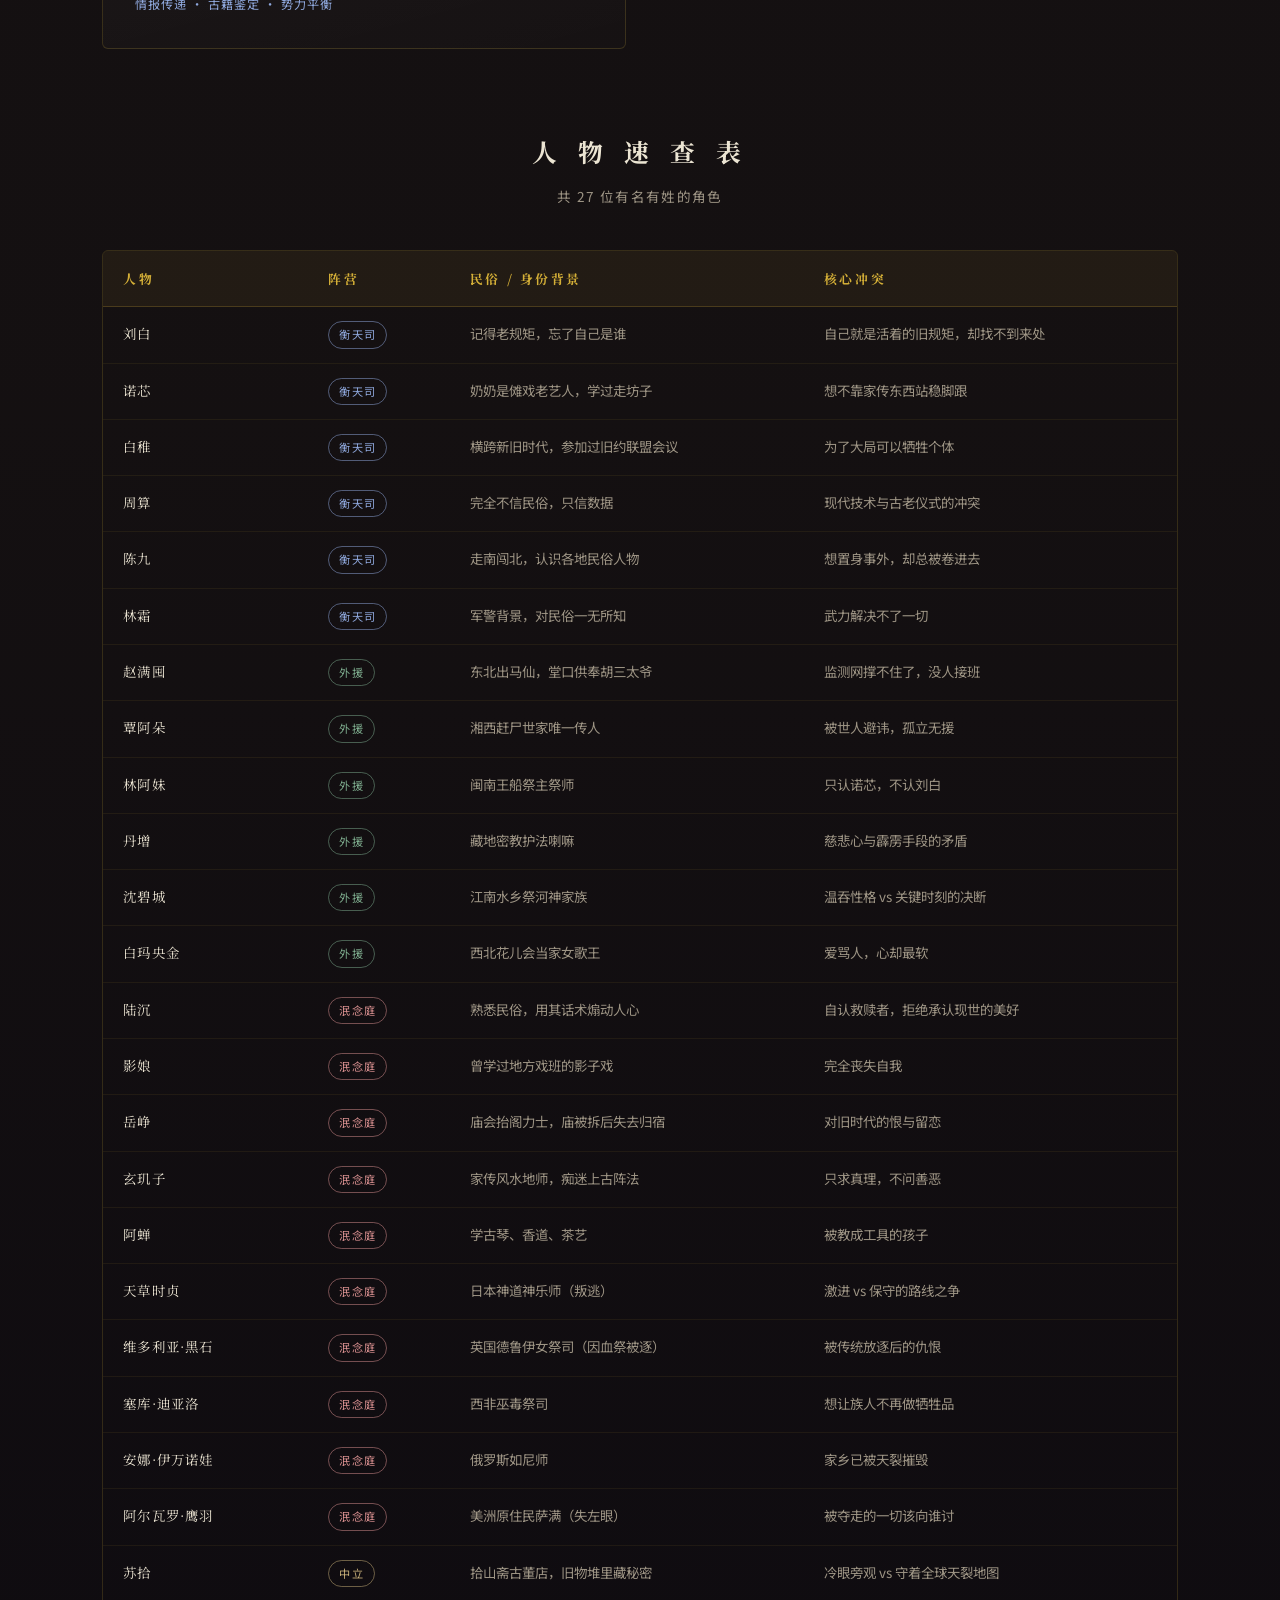
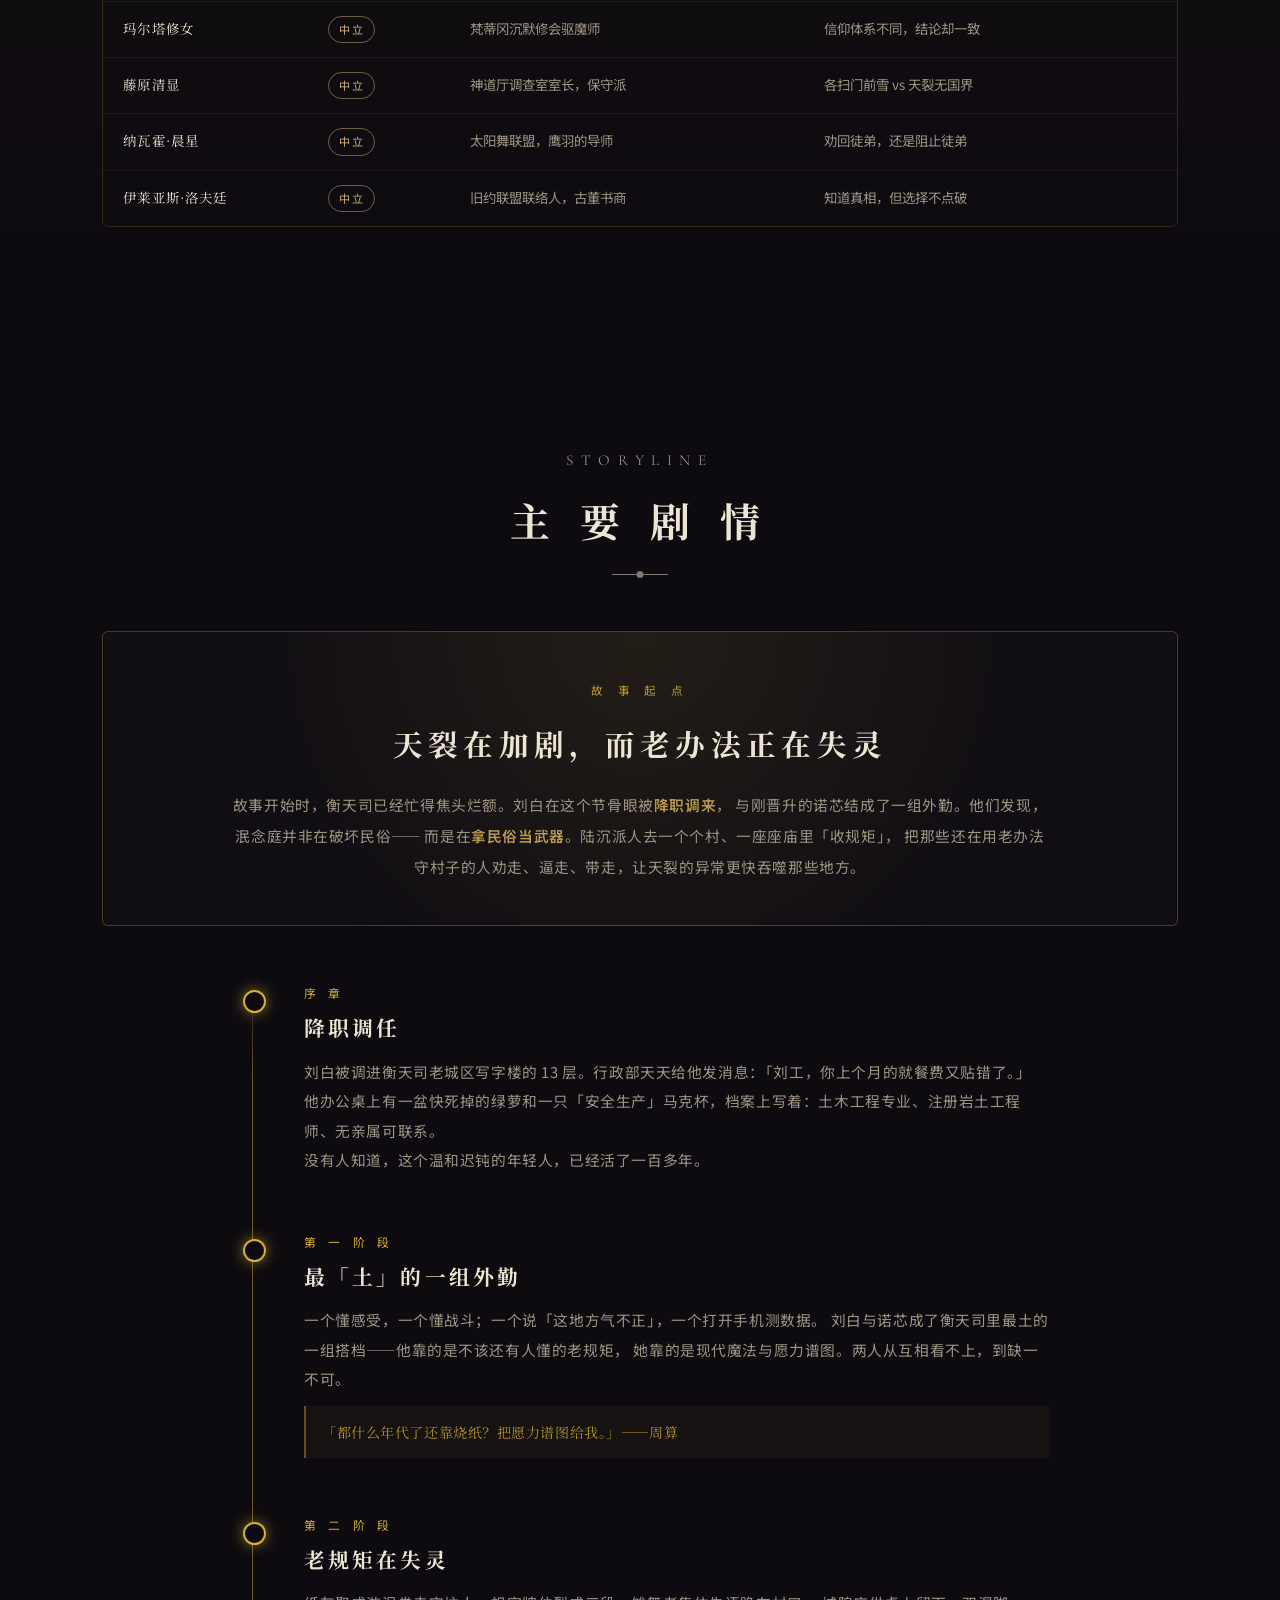
<file: novels/yuanli-jiuchashi.html>
<!DOCTYPE html>
<html lang="zh-CN">
<head>
  <meta charset="UTF-8" />
  <meta name="viewport" content="width=device-width, initial-scale=1" />
  <title>《愿力纠察使》 · 都市奇幻篇 — 小说宇宙</title>
  <meta name="description" content="都市奇幻小说《愿力纠察使》设定展示：四世体系、民俗即古代愿力防灾系统、衡天司与泯念庭对立、27 位人物、大型术语表、大事年表与阵营关系图。" />
  <link rel="preconnect" href="https://fonts.googleapis.com" />
  <link rel="preconnect" href="https://fonts.gstatic.com" crossorigin />
  <link href="https://fonts.googleapis.com/css2?family=Noto+Serif+SC:wght@400;600;900&family=Noto+Sans+SC:wght@300;400;500&family=Cormorant+Garamond:wght@300;500&display=swap" rel="stylesheet" />
  <link rel="stylesheet" href="../assets/css/common.css" />
  <link rel="stylesheet" href="../assets/css/xuanhuan.css" />
</head>
<body class="xuanhuan-body">

  <!-- ============ 顶部导航 ============ -->
  <nav class="site-nav">
    <a href="../index.html" class="nav-brand">
      <span class="brand-mark" style="color:#d4af37;background:#d4af37;"></span>
      <span>小说宇宙</span>
    </a>
    <ul class="nav-links">
      <li>
        <a href="../index.html#xuanhuan">都市奇幻</a>
        <div class="dropdown">
          <a href="yuanli-jiuchashi.html">《愿力纠察使》</a>
          <a href="lingxian.html">《灵宪：零号悖素》</a>
        </div>
      </li>
      <li>
        <a href="#">科幻</a>
        <div class="dropdown">
          <a href="kehuan.html">《替身》</a>
          <a href="qixie-jiyuan.html">《契械纪元》</a>
          <a href="fanzheng-zhinan.html">《未来造反指南》</a>
        </div>
      </li>
      <li>
        <a href="#">游戏</a>
        <div class="dropdown">
          <a href="zhexue.html">《哲学与诗与梦》</a>
        </div>
      </li>
      <li><a href="../index.html">书库</a></li>
    </ul>
  </nav>

  <!-- ============ 封面 ============ -->
  <header class="x-hero">
    <div class="x-mountains"></div>
    <div class="x-hero-inner">
      <div class="x-ornament">天 裂 之 后</div>
      <h1>愿力纠察使</h1>
      <p class="x-subtitle">都 市 玄 幻 · 民 俗 悬 疑 · 创 作 中</p>

      <div class="x-tags">
        <span class="tag">愿力</span>
        <span class="tag">民俗即技术</span>
        <span class="tag">四世体系</span>
        <span class="tag">衡天司</span>
        <span class="tag">泯念庭</span>
      </div>

      <p class="x-quote">
        民俗，是古代针对天裂诞生的民间防灾系统。<br />
        规矩还在，缘由忘了。<br />
        而现在，老办法正在失灵。
      </p>

      <div class="x-btn-row">
        <a href="#world" class="btn btn-ghost btn-gold">世界观</a>
        <a href="#characters" class="btn btn-ghost btn-gold">主要人物</a>
        <a href="#plot" class="btn btn-ghost btn-gold">主要剧情</a>
      </div>
      <div class="x-btn-row" style="margin-top:16px;">
        <a href="#shuyu" class="btn btn-ghost" style="font-size:0.82rem;padding:9px 24px;">术语表</a>
        <a href="#niangbiao" class="btn btn-ghost" style="font-size:0.82rem;padding:9px 24px;">大事年表</a>
        <a href="#zhenying" class="btn btn-ghost" style="font-size:0.82rem;padding:9px 24px;">阵营关系图</a>
      </div>
    </div>
    <div class="x-scroll">SCROLL</div>
  </header>

  <!-- ============ 世界观 ============ -->
  <section class="x-section" id="world">
    <div class="section-head reveal">
      <span class="section-kicker">World Building</span>
      <h2>世 界 观</h2>
      <div class="section-line"></div>
    </div>

    <!-- 核心命题 -->
    <div class="core-idea reveal">
      <div class="ci-label">核 心 命 题</div>
      <h3>民俗，是古代针对天裂诞生的民间防灾系统</h3>
      <p>
        节庆、祭祀、建筑、婚丧嫁娶、日常忌讳……这些「老规矩」大部分并不是迷信，
        而是旧时先民为<strong>梳理愿力、压制混沌侵蚀</strong>而发明的一整套安全操作指南。
        后人沿用了千年，知其然，不知其所以然。
      </p>
      <div class="ci-flow">
        <span>天裂渗出混沌</span><i>→</i>
        <span>愿力淤积失控</span><i>→</i>
        <span>民俗按流程梳理</span><i>→</i>
        <span>人间撑过千万年</span>
      </div>
    </div>

    <!-- 四世体系 -->
    <div class="sub-head reveal">
      <h3>四 世 体 系</h3>
      <p>从天地一体，到两种截然不同的「补天」答案</p>
    </div>

    <div class="era-flow">
      <div class="era-card reveal">
        <div class="era-mark">ERA Ⅰ</div>
        <h3>永恒世</h3>
        <p class="era-note">太古 · 天地一体</p>
        <p>
          天地本为一体，不周山作为天柱撑持其间。没有日月轮转，没有时间流逝，
          万物混沌共生——不存在「我」与「你」，也没有欲望与痛苦。
        </p>
        <p class="era-extra">直到第一个情绪诞生：一种极古老的愤怒，来自后世称为「共工」的存在。</p>
      </div>
      <div class="era-card reveal">
        <div class="era-mark era-mark-now">ERA Ⅱ</div>
        <h3>分形世</h3>
        <p class="era-note">现世 · 故事发生时</p>
        <p>
          共工怒触不周山，天柱崩碎，地球与月球分离，日月星辰移位，<strong>时间诞生</strong>。
          不周山碎片散落寰宇，最精华的部分化育出人类，个体意识随之觉醒——
          这份由信念撬动的力量，就是<strong>愿力</strong>。
        </p>
        <p class="era-extra">人间沿用古老的土办法，硬是在天裂漏风的世界上，撑了千万年。</p>
      </div>
      <div class="era-card reveal">
        <div class="era-mark">ERA Ⅲ</div>
        <h3>天衡世</h3>
        <p class="era-note">衡天司的终极目标</p>
        <p>
          修补天裂，封堵混沌气息，梳理世间失控愿力，让地月保持稳定分离，
          众生在现有秩序下安稳存续。
        </p>
        <p class="era-extra">核心理念：传统仍在，但必须与现代接轨。老办法能撑一时，撑不了一世。</p>
      </div>
      <div class="era-card reveal">
        <div class="era-mark">ERA Ⅳ</div>
        <h3>合一世</h3>
        <p class="era-note">泯念庭的终极目标</p>
        <p>
          重铸不周山天柱，让月球与地球重新融合，天地归于一体，
          消解所有个体意识与纷争痛苦，让世界回归永恒世的完整与寂静。
        </p>
        <p class="era-extra">陆沉的说法：「不如让它彻底合上。」</p>
      </div>
    </div>

    <div class="tianlie-banner reveal">
      <div class="tl-title">纪 元 断 点 · 天 裂</div>
      <p>
        不周山崩碎后，天崩之处留下一道<strong>贯穿地月</strong>的天裂。
        它像一道不会结痂的旧伤，日夜渗出混沌气息——地震、异象、愿力失控，皆是天裂所致。
        现代人习惯用科学解释，掩盖它的存在。
      </p>
    </div>

    <!-- 力量本源 -->
    <div class="sub-head reveal" style="margin-top:80px;">
      <h3>力 量 本 源</h3>
      <p>一切超凡力量统称「愿力具象」，实际战力由三要素决定</p>
    </div>

    <div class="power-wrap">
      <div class="formula-box reveal">
        <div class="formula">愿力具象 = 人的信念与执念</div>
        <p>
          人类是不周山最精华的碎片所化，内心的信念与执念是愿力<strong>唯一源头</strong>。
          所谓元素操控、肉身强化、幻术、咒印，都只是愿力的不同使用方式，与天赋、性格、习惯有关。
        </p>
      </div>
    </div>

    <div class="power-grid">
      <div class="power-card reveal">
        <div class="pc-label">要素一 · 上限</div>
        <h4>信念执念强度</h4>
        <p>决定愿力的天花板。信念坚纯粹者可越级反杀，信念崩塌则战力溃散。</p>
      </div>
      <div class="power-card reveal">
        <div class="pc-label">要素二 · 增幅</div>
        <h4>愿石品级</h4>
        <p>不周山碎片凝结的结晶，放大持有者愿力上限。极端愿力事件中也可能重新凝结。</p>
      </div>
      <div class="power-card reveal">
        <div class="pc-label">要素三 · 下限</div>
        <h4>战斗开发度</h4>
        <p>招式熟练度、战斗经验、临场应变，决定一个人能否把上限真正打出来。</p>
      </div>
    </div>

    <div class="belief-grid">
      <div class="belief-item reveal">
        <div class="b-level">私欲级</div>
        <h4>执念层级 Ⅰ</h4>
        <p>为一己之欲而动，愿力杂而散，最容易失控。</p>
      </div>
      <div class="belief-item reveal">
        <div class="b-level">自保级</div>
        <h4>执念层级 Ⅱ</h4>
        <p>为活下去而战，愿力凝聚，是绝大多数修行者的常态。</p>
      </div>
      <div class="belief-item reveal">
        <div class="b-level">守护级</div>
        <h4>执念层级 Ⅲ</h4>
        <p>为他人而战，愿力纯粹坚定，可跨级作战。</p>
      </div>
      <div class="belief-item reveal">
        <div class="b-level">道心级</div>
        <h4>执念层级 Ⅳ</h4>
        <p>以信念本身为支撑，几乎不受外界动摇，罕见至极。</p>
      </div>
    </div>

    <div class="stone-table-wrap reveal">
      <div class="stone-row">
        <div class="stone-level"><span class="stone-gem gem-gray"></span><h4>灰白石</h4></div>
        <p>最低品级，最常见。增幅微弱，几乎人人可有。</p>
      </div>
      <div class="stone-row">
        <div class="stone-level"><span class="stone-gem gem-single"></span><h4>单色石</h4></div>
        <p>单一色泽，愿力开始纯化，是正式战力的门槛。</p>
      </div>
      <div class="stone-row">
        <div class="stone-level"><span class="stone-gem gem-multi"></span><h4>复色石</h4></div>
        <p>多色交织，增幅显著提升。颜色越复杂，增幅越强。</p>
      </div>
      <div class="stone-row">
        <div class="stone-level"><span class="stone-gem gem-glass"></span><h4>琉璃石</h4></div>
        <p>极稀有，通透无杂，可承载大范围镇压与高阶规则类愿力。</p>
      </div>
      <div class="stone-row">
        <div class="stone-level"><span class="stone-gem gem-chaos"></span><h4>混沌石</h4></div>
        <p>只存在于传说中。据说能同时容纳天裂本身的气息。</p>
      </div>
    </div>

    <!-- 民俗即技术 -->
    <div class="sub-head reveal" style="margin-top:80px;">
      <h3>民 俗 · 古 代 愿 力 技 术</h3>
      <p>古人把愿力藏进了生活，只是没人再记得它们原本的用途</p>
    </div>

    <div class="folk-grid">
      <div class="folk-card reveal">
        <div class="folk-icon">纸</div>
        <h4>纸钱</h4>
        <p class="folk-tech">送念 · 安抚无主之念</p>
        <p>焚烧的火光与升腾的烟能裹挟生者愿力，送往天裂方向，安抚裂缝渗出的「无主之念」。正确烧纸，烟柱笔直冲天；若天裂有变，纸灰会四散打旋。</p>
      </div>
      <div class="folk-card reveal">
        <div class="folk-icon">门</div>
        <h4>门神</h4>
        <p class="folk-tech">屏障 · 挡低阶混沌气</p>
        <p>贴在门上，就是给家门设一道愿力屏障，能挡低阶混沌气侵入。画得越凶，威力越大。</p>
      </div>
      <div class="folk-card reveal">
        <div class="folk-icon">竹</div>
        <h4>爆竹</h4>
        <p class="folk-tech">震碎 · 应急清除</p>
        <p>不是驱逐野兽，而是用爆响震碎宅院四周刚刚凝聚的低阶异常。</p>
      </div>
      <div class="folk-card reveal">
        <div class="folk-icon">灶</div>
        <h4>灶王爷</h4>
        <p class="folk-tech">楔子 · 家宅小型愿力阵</p>
        <p>借「一家之主」的身份，让「家」这个概念形成愿力楔子，把房子里的人心绑定成一个小型愿力阵。</p>
      </div>
      <div class="folk-card reveal">
        <div class="folk-icon">傩</div>
        <h4>傩舞</h4>
        <p class="folk-tech">梳理 · 清理土地愿力淤积</p>
        <p>舞者戴面具进入「魂出门外」的状态，用固定步法梳理一方土地上的愿力淤积。傩面具由愿石粉末混合泥土制成，戴得越久越因人而异。</p>
      </div>
      <div class="folk-card reveal">
        <div class="folk-icon">风</div>
        <h4>风水堪舆</h4>
        <p class="folk-tech">导流 · 避开混沌风口</p>
        <p>本质是识别天裂在土地上的「经络」。山势水势皆能导流愿力，阳宅阴宅的方位，是在避「混沌风口」。</p>
      </div>
      <div class="folk-card reveal">
        <div class="folk-icon">礼</div>
        <h4>红白喜事</h4>
        <p class="folk-tech">顺序 · 防止愿力反噬</p>
        <p>婚礼的仪式、丧礼的流程，都有严格顺序。顺序错了，愿力会反噬参与者。</p>
      </div>
      <div class="folk-card reveal">
        <div class="folk-icon">禁</div>
        <h4>规矩</h4>
        <p class="folk-tech">守则 · 口口相传的安全指南</p>
        <p>初一不扫地、深夜不吹口哨、筷子不插碗、小孩夜哭不回头——这些老话，是没读过书的先民总结出的安全操作指南。</p>
      </div>
    </div>

    <!-- 现代现状 -->
    <div class="era-modern reveal">
      <div class="em-label">现 代 修 行 者 的 现 状</div>
      <p>
        觉醒愿力的人不多，但也不少。有人能用愿力让咖啡多热一会儿，有人在菜市场混日子，
        有人用「望气」帮开发商看地，有人祖上三代都是民间道士。
      </p>
      <p>
        他们大多数过着普通生活：上班、相亲、还房贷、过年贴对联。
        区别在于——他们贴对联时，真的会咬破指尖往胶水盆里滴一滴血。
      </p>
      <p class="em-warn">外面的人看不出区别。</p>
    </div>

    <!-- 核心危机 -->
    <div class="sub-head reveal" style="margin-top:80px;">
      <h3>核 心 危 机 · 老 规 矩 失 灵</h3>
      <p>天裂在加剧，而各地民俗活动开始频繁出事</p>
    </div>

    <div class="crisis-grid">
      <div class="crisis-card reveal">
        <div class="cc-no">CASE 01</div>
        <h4>纸灰成漩涡</h4>
        <p>某村清明烧纸，纸灰不再升天，而是聚成一个<strong>黑色的漩涡</strong>，把守坟老人卷了进去。</p>
      </div>
      <div class="crisis-card reveal">
        <div class="cc-no">CASE 02</div>
        <h4>牌位裂三段</h4>
        <p>某家办婚礼，拜堂时祖宗牌位突然从供桌摔下来，<strong>裂成三段</strong>。新郎当夜发疯，说自己看见了不该看见的人。</p>
      </div>
      <div class="crisis-card reveal">
        <div class="cc-no">CASE 03</div>
        <h4>傩舞者失语</h4>
        <p>某地跳傩舞驱邪，戴面具的舞者突然<strong>集体失语</strong>，第二天在村口跪成一圈，朝西边磕头，血从额头流进眼睛里。</p>
      </div>
      <div class="crisis-card reveal">
        <div class="cc-no">CASE 04</div>
        <h4>城隍庙湿脚印</h4>
        <p>某城隍庙深夜无人，供桌上却出现一双<strong>湿脚印</strong>，从神像前走到殿外，再没回来。</p>
      </div>
    </div>

    <div class="tianlie-banner reveal" style="border-style:solid;border-color:rgba(163,59,46,0.45);">
      <div class="tl-title" style="color:#d99090;">天 裂 已 经 能 绕 过 千 年 民 俗 的 防 火 墙</div>
      <p>
        白稚在会上说：「不能再照老规矩做，得改。改不了，就创新。老祖宗的东西保不到我们死。」
        但「怎么改」，没人知道。
      </p>
      <p style="margin-top:14px;">
        刘白就是在这个节骨眼被<strong>降职调来</strong>的。他忘了自己是谁，却唯独记得那些不该还有人懂的老规矩——
        哪种纸钱该配哪个方向的风向烧、哪家门神画错了、哪个傩舞步子少了半拍。他说不清原理，只觉得「感觉哪里不对」。
      </p>
    </div>

    <!-- 两大阵营 -->
    <div class="sub-head reveal" style="margin-top:90px;">
      <h3>两 大 核 心 阵 营</h3>
      <p>面对同一道天裂，两家公司给出了完全相反的答案</p>
    </div>

    <div class="faction-duel reveal">
      <div class="faction faction-good">
        <span class="f-tag">补 天 派</span>
        <h3>衡天司</h3>
        <div class="f-name-en">HENGTIAN · 对外的壳：衡天地质科技服务有限公司</div>
        <p>
          正规注册的民营企业，工商信息写着「主营地质勘查、水文环境监测、古建筑检测与修缮、文物数字化保护、环境数据技术服务」。
          办公室在老城区一栋写字楼的 13 到 15 层——<strong>电梯旧、空调漏水、门禁卡老是消磁</strong>。
          员工打卡、填报销、写周报、开月度会。前台是普通人，绿萝是普通绿萝。
        </p>
        <p style="opacity:.82;font-size:0.86rem;">
          「古建筑检测与修缮」其实是去各地查庙宇、祠堂、老宅的气口；「环境数据监测」是盯着天裂的波动；
          无人机巡检扫的不是地形，是<strong>愿力泄漏点</strong>。
        </p>
        <ul>
          <li><strong>外勤调查员</strong>：真正的天地纠察使。出差报销每天 220，住宿 300 封顶</li>
          <li><strong>技术部</strong>：用现代技术解析咒印、鉴定愿石、计算天裂波动</li>
          <li><strong>安全保卫部（行动队）</strong>：多为军警背景，近身格斗、应急处突</li>
          <li><strong>民俗顾问科</strong>：人最少的部门。老道士、民间法师、巫婆、风水先生，不上班打卡，只在需要时被叫来「看看」</li>
        </ul>
      </div>

      <div class="faction faction-evil">
        <span class="f-tag">合 一 派</span>
        <h3>泯念庭</h3>
        <div class="f-name-en">MINNIAN · 对外的壳：合一文化传播有限公司 / 合一公益基金会</div>
        <p>
          官网做得比衡天司好看太多，首页写着「专注传统文化复兴、社会心理援助、临终关怀与传统文化普及」。
          创始人陆沉对外身份是<strong>文化学者、公益人、心理咨询师</strong>，在公众号上写《断舍离》《与执念和解》，粉丝叫他「陆老师」。
        </p>
        <p style="opacity:.82;font-size:0.86rem;">
          核心成员多是「被传统文化伤了心」的人：有人父母非逼着继承家传巫术，有人从小被当成「童子命」养大，
          有人进过邪教，有人做法事害死过亲人。
        </p>
        <ul>
          <li>陆沉对他们说：<strong>「这个人间所有的规矩都是补丁，贴得再厚，也还是破的。」</strong></li>
          <li>没有固定据点。陆沉常住郊区旧工厂改造的「合一书院」，外人以为是个禅修民宿</li>
          <li>外围成员散落城市各处：开茶馆、做汉服馆、经营香道工作室</li>
          <li>他们待人温和，说话轻声——<strong>比衡天司的人更像普通人</strong></li>
        </ul>
      </div>
    </div>
  </section>

  <!-- ============ 主要人物 ============ -->
  <section class="x-section x-section-alt" id="characters">
    <div class="section-head reveal">
      <span class="section-kicker">Characters</span>
      <h2>主 要 人 物</h2>
      <div class="section-line"></div>
    </div>

    <!-- 衡天司核心 -->
    <div class="char-group reveal">
      <div class="cg-icon">壹</div>
      <h3>衡天司 · 核心成员</h3>
      <p>主张修补天裂，让传统与现代接轨</p>
    </div>

    <div class="char-grid">
      <article class="char-card reveal">
        <span class="char-badge main">男主</span>
        <div class="char-name-row"><h3 class="char-name">刘白</h3><span class="char-role">HD-2017-0342</span></div>
        <div class="char-meta">外表 24 岁 · 实际一百余岁 · 外勤调查员（降职调任）</div>
        <p class="char-desc">
          表面温和迟钝，像一张白纸，对现代世事略显懵懂；内里历经背叛与百年孤寂，看透人心却仍温和待人。
          忘了自己是谁，却唯独记得那些不该还有人懂的老规矩。
        </p>
        <p class="char-desc" style="margin-top:8px;color:rgba(212,175,55,.9);">
          <strong>能力</strong>：上古近身搏杀术 · 愿力感知与破绽解析 · 认知幻术（以为是普通魔术）<br />
          <strong>愿望</strong>：查清身世，守住眼前的人间烟火
        </p>
        <p class="char-quote">「裂痕里会漏出灾厄，但也能照进光。」</p>
      </article>

      <article class="char-card reveal">
        <span class="char-badge main">女主</span>
        <div class="char-name-row"><h3 class="char-name">诺芯</h3><span class="char-role">HD-2024-0215</span></div>
        <div class="char-meta">22 岁 · 外勤调查员（刚晋升） · 地质工程校招</div>
        <p class="char-desc">
          傲娇好强，讲规矩讲体面。父亲无故失踪，她刻意与家传武道划清界限，对外坚称魔法才是正规手段；
          奶奶是跳傩戏的老艺人，她从小跟着学过「走坊子」，却嫌丢人不愿再碰。
        </p>
        <p class="char-desc" style="margin-top:8px;color:rgba(212,175,55,.9);">
          <strong>能力</strong>：元素魔法造诣精深 · 咒印术扎实 · 家传武道（从不主动用）<br />
          <strong>愿望</strong>：查明父亲失踪真相，只凭自己站稳脚跟
        </p>
        <p class="char-quote">「粗鄙的拳脚登不上台面，魔法足够解决一切。」</p>
      </article>

      <article class="char-card reveal">
        <span class="char-badge ally">衡天司</span>
        <div class="char-name-row"><h3 class="char-name">白稚</h3><span class="char-role">董事长兼执行董事</span></div>
        <div class="char-meta">外表 10 岁 · 实际近 70 岁 · 工商信息名：白雅</div>
        <p class="char-desc">
          对外杀伐果决、顾大局；私下在意孩童外形，敏感自卑，爱吃甜食，极度护短下属。
          公司内称「白总」「执守」，独立办公室门牌却是「总工程师室」，冰箱里塞满甜品。
        </p>
        <p class="char-desc" style="margin-top:8px;color:rgba(212,175,55,.9);">
          <strong>能力</strong>：高阶规则类愿力 · 大范围灾厄镇压 · 战略布局<br />
          <strong>愿望</strong>：彻底修补天裂，不再让上一次大战的悲剧重演
        </p>
        <p class="char-quote">「个子矮怎么了？压你照样绰绰有余。」</p>
      </article>

      <article class="char-card reveal">
        <span class="char-badge ally">衡天司</span>
        <div class="char-name-row"><h3 class="char-name">周算</h3><span class="char-role">技术部专员</span></div>
        <div class="char-meta">27 岁 · 软件工程硕士 · 桌面三块显示器</div>
        <p class="char-desc">
          毒舌吐槽，表面摸鱼，理性务实。对民俗嗤之以鼻：
          「都什么年代了还靠烧纸？把愿力谱图给我。」实战力几乎为零，生活自理也差。
        </p>
        <p class="char-desc" style="margin-top:8px;color:rgba(212,175,55,.9);">
          <strong>能力</strong>：用编程逻辑解析咒印 · 鉴定愿石 · 计算天裂波动<br />
          <strong>愿望</strong>：把愿力彻底量化成公式
        </p>
        <p class="char-quote">「靠蛮力赢算什么本事？有本事拼算力。」</p>
      </article>

      <article class="char-card reveal">
        <span class="char-badge ally">衡天司</span>
        <div class="char-name-row"><h3 class="char-name">陈九</h3><span class="char-role">资深外勤调查员</span></div>
        <div class="char-meta">45 岁 · 处理过几十起「民俗失灵事件」</div>
        <p class="char-desc">
          市井老油条，爱唠嗑爱占便宜；心思通透重情义，关键时刻靠谱。年轻时走南闯北，
          认识国内外许多民俗人物，是衡天司与地方流派之间的牵线人。不能打，只靠人缘和嘴。
        </p>
        <p class="char-desc" style="margin-top:8px;color:rgba(212,175,55,.9);">
          <strong>能力</strong>：人脉周旋 · 市井生存类愿力 · 外勤经验拉满<br />
          <strong>愿望</strong>：攒钱退休，开个小茶馆
        </p>
        <p class="char-quote">「小丫头，别小看村口烧纸的老太婆，她懂的道道比你全。」</p>
      </article>

      <article class="char-card reveal">
        <span class="char-badge ally">衡天司</span>
        <div class="char-name-row"><h3 class="char-name">林霜</h3><span class="char-role">安全保卫部 · 行动队队长</span></div>
        <div class="char-meta">27 岁 · 退役军人 · 常穿黑色作训服</div>
        <p class="char-desc">
          冷峻严肃，纪律性强，以为公司「做高端古建保护工程」。行事过刚，易被诱敌；
          私下却养着一群流浪猫——那是不为人知的柔软。
        </p>
        <p class="char-desc" style="margin-top:8px;color:rgba(212,175,55,.9);">
          <strong>能力</strong>：愿力肉身淬炼 · 高速突杀<br />
          <strong>愿望</strong>：扫平灾厄势力，告慰逝去战友
        </p>
        <p class="char-quote">「废话说完了？动手吧。」</p>
      </article>
    </div>

    <!-- 地方流派 -->
    <div class="char-group reveal" style="margin-top:70px;">
      <div class="cg-icon">贰</div>
      <h3>中国地方民俗流派 · 外援网络</h3>
      <p>半独立传承，平时各行其是，大事时与衡天司合作</p>
    </div>

    <div class="char-grid">
      <article class="char-card reveal">
        <span class="char-badge ally">东北</span>
        <div class="char-name-row"><h3 class="char-name">赵满囤</h3><span class="char-role">东北出马仙家</span></div>
        <div class="char-meta">男 · 58 岁 · 表面是村口小卖部老板</div>
        <p class="char-desc">
          萨满教分支，供奉胡黄常蟒等家仙，擅长与「灵界」沟通，是东北的天裂节点守护者。
          性格豪爽嗜酒，爱吹牛，但<strong>看事极准</strong>；实则掌管东北三省天裂监测网。
        </p>
        <p class="char-tags">跳大神 · 请仙附体 · 白酒敬天地疏离愿力</p>
      </article>

      <article class="char-card reveal">
        <span class="char-badge ally">湘西</span>
        <div class="char-name-row"><h3 class="char-name">覃阿朵</h3><span class="char-role">湘西赶尸匠</span></div>
        <div class="char-meta">女 · 24 岁 · 世家唯一传人</div>
        <p class="char-desc">
          精通尸身与愿力残余的关系，能引导无主之念离开人群，擅长在山区处理混沌淤积。
          长相秀气却总穿黑衣，沉默寡言——因赶尸被外人避讳，性格孤僻。
        </p>
        <p class="char-tags">赶尸术 · 辰州符 · 走山路如平地的轻身法</p>
      </article>

      <article class="char-card reveal">
        <span class="char-badge ally">闽南</span>
        <div class="char-name-row"><h3 class="char-name">林阿妹</h3><span class="char-role">闽南王爷信仰 · 主祭师</span></div>
        <div class="char-meta">女 · 30 岁 · 常年住在渔村</div>
        <p class="char-desc">
          以「王船祭」为核心，用船只焚烧送走灾厄，是东南沿海最有效的海天裂处理方式。
          皮肤黝黑，嗓门大，做事雷厉风行。<strong>与衡天司合作，但只认诺芯，不认刘白。</strong>
        </p>
        <p class="char-tags">王船建造 · 祭海 · 船帆布镇压混沌</p>
      </article>

      <article class="char-card reveal">
        <span class="char-badge ally">藏地</span>
        <div class="char-name-row"><h3 class="char-name">丹增</h3><span class="char-role">藏地密教护法</span></div>
        <div class="char-meta">男 · 45 岁 · 某寺院护法喇嘛</div>
        <p class="char-desc">
          用曼荼罗、转经筒、天葬等仪式，管理青藏高原特殊的天裂节点。
          表面慈眉善目，实则<strong>出手极重</strong>；曾在一次天裂暴走中独力维持三昼夜。
        </p>
        <p class="char-tags">曼荼罗愿力阵 · 金刚舞 · 经幡梳理高空混沌</p>
      </article>

      <article class="char-card reveal">
        <span class="char-badge ally">江南</span>
        <div class="char-name-row"><h3 class="char-name">沈碧城</h3><span class="char-role">江南水乡祭河神</span></div>
        <div class="char-meta">男 · 35 岁 · 表面是河道清洁工</div>
        <p class="char-desc">
          太湖流域世代相传的「水法」，通过祭河、放水灯、赛龙舟清理水道中的混沌气息。
          性格温吞，爱喝茶听评弹，但<strong>水下功夫极强</strong>。
        </p>
        <p class="char-tags">水法 · 祭河 · 放水灯引路 · 水下呼吸</p>
      </article>

      <article class="char-card reveal">
        <span class="char-badge ally">西北</span>
        <div class="char-name-row"><h3 class="char-name">白玛央金</h3><span class="char-role">西北花儿会</span></div>
        <div class="char-meta">女 · 28 岁 · 当家女歌王</div>
        <p class="char-desc">
          用高腔山歌疏导旷野愿力，防止混沌在无人区积聚。性格火辣直率，<strong>爱用歌声骂人</strong>；
          长期在高原放歌，肺活量惊人，一嗓子能震碎低阶异常。
        </p>
        <p class="char-tags">高腔愿力共振 · 民歌驱邪 · 旷野方向感知</p>
      </article>
    </div>

    <!-- 泯念庭核心 -->
    <div class="char-group reveal" style="margin-top:70px;">
      <div class="cg-icon">叁</div>
      <h3>泯念庭 · 核心成员</h3>
      <p>一群「被传统文化伤了心」的人，主张让天裂彻底合上</p>
    </div>

    <div class="char-grid">
      <article class="char-card reveal">
        <span class="char-badge enemy">首领</span>
        <div class="char-name-row"><h3 class="char-name">陆沉</h3><span class="char-role">泯念庭 · 首领</span></div>
        <div class="char-meta">男 · 外表 38 岁 · 实际 60 余岁 · 常穿棉麻长衫</div>
        <p class="char-desc">
          表面温和儒雅、悲悯共情；实则极致偏执的精神领袖。擅长把毁灭包装成救赎，
          用传统民俗勾起受害者创伤，再告诉他「这些苦早该消失」。
        </p>
        <p class="char-desc" style="margin-top:8px;color:rgba(212,175,55,.9);">
          <strong>能力</strong>：愿力全面精通 · 精神蛊惑与情绪煽动<br />
          <strong>愿望</strong>：重铸不周山，让一切回归寂静
        </p>
        <p class="char-quote">「你这辈子受的苦、遭的罪，本就不该存在。跟我走，一切都会彻底结束。」</p>
      </article>

      <article class="char-card reveal">
        <span class="char-badge enemy">核心干部</span>
        <div class="char-name-row"><h3 class="char-name">影娘</h3><span class="char-role">情报与渗透</span></div>
        <div class="char-meta">女 · 24 岁 · 陆沉最忠实信徒</div>
        <p class="char-desc">
          沉默寡言，冰冷淡漠。曾在某个地方戏班学过「影子戏」，<strong>最善模仿他人的影子走路</strong>。
          完全丧失自我，一切以陆沉意志为核心。
        </p>
        <p class="char-tags">高阶幻术 · 记忆篡改 · 潜伏暗杀</p>
        <p class="char-quote">「先生说的，就是对的。」</p>
      </article>

      <article class="char-card reveal">
        <span class="char-badge enemy">战部首座</span>
        <div class="char-name-row"><h3 class="char-name">岳峥</h3><span class="char-role">泯念庭 · 战部</span></div>
        <div class="char-meta">男 · 外表 40 岁 · 实际五十余岁</div>
        <p class="char-desc">
          豪爽桀骜，崇尚力量，是陆沉手里最锋利的刀。年轻时是某地庙会「抬阁」里的力士，
          扛过神轿——<strong>后来庙被拆，他被陆沉收留</strong>。
        </p>
        <p class="char-tags">愿力肉身强化 · 大范围破坏 · 鲁莽好战</p>
        <p class="char-quote">「挡路的直接砍碎，费什么话。」</p>
      </article>

      <article class="char-card reveal">
        <span class="char-badge enemy">法阵首席</span>
        <div class="char-name-row"><h3 class="char-name">玄玑子</h3><span class="char-role">泯念庭 · 法阵</span></div>
        <div class="char-meta">男 · 外表苍老 · 真实年龄成谜</div>
        <p class="char-desc">
          疯癫痴迷，满脑子只有法阵与上古知识。祖上出过替人看坟看庙的先生，
          他一心要复原<strong>「不周山重铸大阵」</strong>——善恶模糊，只求「真理」。
        </p>
        <p class="char-tags">上古法阵研究 · 愿石炼化 · 天裂数据推演</p>
        <p class="char-quote">「天地分合，不过是一道大阵的开关罢了。」</p>
      </article>

      <article class="char-card reveal">
        <span class="char-badge neutral">外围执行者</span>
        <div class="char-name-row"><h3 class="char-name">阿蝉</h3><span class="char-role">泯念庭 · 外围</span></div>
        <div class="char-meta">女 · 17 岁 · 家人死于天裂灾厄</div>
        <p class="char-desc">
          外表柔弱文静，跟随陆沉学习古琴、香道、茶艺，能安静地进入任何氛围圈套。
          其实是个<strong>被教成「漂亮工具」的孩子</strong>——战斗经验不足，对世界非黑即白。
        </p>
        <p class="char-tags">隐匿气息 · 小型咒印 · 市井打探</p>
        <p class="char-quote">「陆先生会救我们所有人的。」</p>
      </article>
    </div>

    <!-- 泯念庭国际骨干 -->
    <div class="char-group reveal" style="margin-top:70px;">
      <div class="cg-icon">肆</div>
      <h3>泯念庭 · 国际骨干</h3>
      <p>从各国古老修行体系叛逃而来，各据一洲</p>
    </div>

    <div class="char-grid">
      <article class="char-card reveal">
        <span class="char-badge enemy">日本</span>
        <div class="char-name-row"><h3 class="char-name">天草时贞</h3><span class="char-role">神道厅叛逃者</span></div>
        <div class="char-meta">男 · 34 岁 · 神道厅最年轻的「神乐师」</div>
        <p class="char-desc">
          精通神乐舞与剑术，表面温和有礼、像普通会社员，实则冷酷无情。
          因不满神道厅的保守策略而叛逃，被陆沉收服，成为<strong>泯念庭东亚骨干</strong>。
        </p>
        <p class="char-tags">神乐舞 · 御守结界 · 拔刀术结合愿力</p>
      </article>

      <article class="char-card reveal">
        <span class="char-badge enemy">英国</span>
        <div class="char-name-row"><h3 class="char-name">维多利亚·黑石</h3><span class="char-role">德鲁伊流亡者</span></div>
        <div class="char-meta">女 · 40 岁 · 因私自进行「血祭」被逐出</div>
        <p class="char-desc">
          德鲁伊女祭司，擅长用槲寄生和黑石献祭获取混沌力量。
          加入泯念庭后成为<strong>欧洲渗透负责人</strong>。
        </p>
        <p class="char-tags">古树操控 · 篝火诅咒 · 槲寄生刺</p>
      </article>

      <article class="char-card reveal">
        <span class="char-badge enemy">西非</span>
        <div class="char-name-row"><h3 class="char-name">塞库·迪亚洛</h3><span class="char-role">巫毒祭司</span></div>
        <div class="char-meta">男 · 50 岁 · 黑曜石议会高阶祭司</div>
        <p class="char-desc">
          能制作巫毒娃娃束缚灵魂，掌握「灵魂交换」技术——将混沌气息暂时封入活物体内。
          被「彻底合一」的理念吸引，成为<strong>泯念庭非洲据点负责人</strong>。
        </p>
        <p class="char-tags">巫毒娃娃 · 鼓点催眠 · 活物封灵</p>
      </article>

      <article class="char-card reveal">
        <span class="char-badge enemy">俄罗斯</span>
        <div class="char-name-row"><h3 class="char-name">安娜·伊万诺娃</h3><span class="char-role">如尼师</span></div>
        <div class="char-meta">女 · 29 岁 · 家乡被天裂异常摧毁</div>
        <p class="char-desc">
          能用白桦木雕刻符文愿石，把愿力刻在木头或骨骼上，形成可携带的「符文愿石」。
          因失去家乡而追随陆沉，<strong>渴望让世界归于平静</strong>。
        </p>
        <p class="char-tags">如尼刻写 · 桑拿净化 · 冰雪愿力</p>
      </article>

      <article class="char-card reveal">
        <span class="char-badge enemy">美洲</span>
        <div class="char-name-row"><h3 class="char-name">阿尔瓦罗·鹰羽</h3><span class="char-role">原住民萨满</span></div>
        <div class="char-meta">男 · 43 岁 · 曾参加太阳舞时被混沌侵蚀</div>
        <p class="char-desc">
          参加太阳舞仪式时被混沌侵蚀，<strong>丧失左眼</strong>。陆沉告诉他「天裂是一切痛苦的根源」，从此追随。
          他的导师晨星，至今仍在试图唤回他。
        </p>
        <p class="char-tags">烟斗通灵 · 鹰羽占卜 · 大地之歌</p>
      </article>
    </div>

    <!-- 中立与全球势力 -->
    <div class="char-group reveal" style="margin-top:70px;">
      <div class="cg-icon">伍</div>
      <h3>中立者 · 外国势力代表</h3>
      <p>松散的「旧约联盟」，只在重大天裂危机时互通情报</p>
    </div>

    <div class="char-grid">
      <article class="char-card reveal">
        <span class="char-badge neutral">中立</span>
        <div class="char-name-row"><h3 class="char-name">苏拾</h3><span class="char-role">拾山斋 · 古董店老板</span></div>
        <div class="char-meta">女 · 外表三十出头 · 真实年龄成谜</div>
        <p class="char-desc">
          慵懒圆滑，八面玲珑，守自己的规矩——不收人，不救人，只看买卖。
          店里堆着各种「旧东西」：老式纸钱印版、旧的傩面具、一杆从来不准的秤。
          曾与旧约联盟秘密往来，<strong>可能知道全球天裂的完整地图</strong>。
        </p>
        <p class="char-quote">「买卖我做，站队免谈。」</p>
      </article>

      <article class="char-card reveal">
        <span class="char-badge neutral">梵蒂冈</span>
        <div class="char-name-row"><h3 class="char-name">玛尔塔修女</h3><span class="char-role">沉默修会 · 高阶驱魔师</span></div>
        <div class="char-meta">女 · 年龄不详 · 终身沉默</div>
        <p class="char-desc">
          以手语和文字交流，精通圣髑愿力引导，擅长用苦修将自身痛楚转化为对混沌的压制力。
          对东方民俗体系<strong>既好奇又警惕</strong>；旧时称衡天司为「东方补天者」。
        </p>
        <p class="char-tags">圣髑引导 · 苦修转化 · 驱魔仪式</p>
      </article>

      <article class="char-card reveal">
        <span class="char-badge neutral">日本</span>
        <div class="char-name-row"><h3 class="char-name">藤原清显</h3><span class="char-role">神道厅调查室室长</span></div>
        <div class="char-meta">男 · 60 岁 · 传统神道教保守派</div>
        <p class="char-desc">
          认为应严守日本列岛，不扩张也不退让。与衡天司有合作也有猜忌，曾与白稚有过不愉快的谈判。
          主张「各扫门前雪」，但对泯念庭的渗透<strong>保持高度警惕</strong>。
        </p>
        <p class="char-tags">神社管理 · 神乐 · 御守结界</p>
      </article>

      <article class="char-card reveal">
        <span class="char-badge neutral">北美</span>
        <div class="char-name-row"><h3 class="char-name">纳瓦霍·晨星</h3><span class="char-role">太阳舞联盟代表</span></div>
        <div class="char-meta">女 · 55 岁 · 阿尔瓦罗·鹰羽的导师</div>
        <p class="char-desc">
          坚守太阳舞传统，认为<strong>大地母亲终将自愈</strong>，反对任何激进重铸。
          对鹰羽的叛逃痛心疾首，在世界各地寻找唤回徒弟的方法。
        </p>
        <p class="char-tags">太阳舞 · 汗屋仪式 · 图腾柱 · 大地之歌</p>
      </article>

      <article class="char-card reveal">
        <span class="char-badge neutral">英国</span>
        <div class="char-name-row"><h3 class="char-name">伊莱亚斯·洛夫廷</h3><span class="char-role">旧约联盟联络人</span></div>
        <div class="char-meta">男 · 年龄不详 · 表面是古董书商</div>
        <p class="char-desc">
          负责在各势力间传递情报，性格圆滑，消息灵通，<strong>没有固定忠诚对象，只看利益与平衡</strong>。
          知晓刘白身份的部分真相，但从不点破。
        </p>
        <p class="char-tags">情报传递 · 古籍鉴定 · 势力平衡</p>
      </article>
    </div>

    <!-- 人物速查表 -->
    <div class="sub-head reveal" style="margin-top:80px;">
      <h3>人 物 速 查 表</h3>
      <p>共 27 位有名有姓的角色</p>
    </div>

    <div class="quick-table-wrap reveal">
      <table class="quick-table">
        <thead>
          <tr><th>人物</th><th>阵营</th><th>民俗 / 身份背景</th><th>核心冲突</th></tr>
        </thead>
        <tbody>
          <tr><td>刘白</td><td><span class="q-tag q-hengtian">衡天司</span></td><td>记得老规矩，忘了自己是谁</td><td>自己就是活着的旧规矩，却找不到来处</td></tr>
          <tr><td>诺芯</td><td><span class="q-tag q-hengtian">衡天司</span></td><td>奶奶是傩戏老艺人，学过走坊子</td><td>想不靠家传东西站稳脚跟</td></tr>
          <tr><td>白稚</td><td><span class="q-tag q-hengtian">衡天司</span></td><td>横跨新旧时代，参加过旧约联盟会议</td><td>为了大局可以牺牲个体</td></tr>
          <tr><td>周算</td><td><span class="q-tag q-hengtian">衡天司</span></td><td>完全不信民俗，只信数据</td><td>现代技术与古老仪式的冲突</td></tr>
          <tr><td>陈九</td><td><span class="q-tag q-hengtian">衡天司</span></td><td>走南闯北，认识各地民俗人物</td><td>想置身事外，却总被卷进去</td></tr>
          <tr><td>林霜</td><td><span class="q-tag q-hengtian">衡天司</span></td><td>军警背景，对民俗一无所知</td><td>武力解决不了一切</td></tr>
          <tr><td>赵满囤</td><td><span class="q-tag q-ally">外援</span></td><td>东北出马仙，堂口供奉胡三太爷</td><td>监测网撑不住了，没人接班</td></tr>
          <tr><td>覃阿朵</td><td><span class="q-tag q-ally">外援</span></td><td>湘西赶尸世家唯一传人</td><td>被世人避讳，孤立无援</td></tr>
          <tr><td>林阿妹</td><td><span class="q-tag q-ally">外援</span></td><td>闽南王船祭主祭师</td><td>只认诺芯，不认刘白</td></tr>
          <tr><td>丹增</td><td><span class="q-tag q-ally">外援</span></td><td>藏地密教护法喇嘛</td><td>慈悲心与霹雳手段的矛盾</td></tr>
          <tr><td>沈碧城</td><td><span class="q-tag q-ally">外援</span></td><td>江南水乡祭河神家族</td><td>温吞性格 vs 关键时刻的决断</td></tr>
          <tr><td>白玛央金</td><td><span class="q-tag q-ally">外援</span></td><td>西北花儿会当家女歌王</td><td>爱骂人，心却最软</td></tr>
          <tr><td>陆沉</td><td><span class="q-tag q-minnian">泯念庭</span></td><td>熟悉民俗，用其话术煽动人心</td><td>自认救赎者，拒绝承认现世的美好</td></tr>
          <tr><td>影娘</td><td><span class="q-tag q-minnian">泯念庭</span></td><td>曾学过地方戏班的影子戏</td><td>完全丧失自我</td></tr>
          <tr><td>岳峥</td><td><span class="q-tag q-minnian">泯念庭</span></td><td>庙会抬阁力士，庙被拆后失去归宿</td><td>对旧时代的恨与留恋</td></tr>
          <tr><td>玄玑子</td><td><span class="q-tag q-minnian">泯念庭</span></td><td>家传风水地师，痴迷上古阵法</td><td>只求真理，不问善恶</td></tr>
          <tr><td>阿蝉</td><td><span class="q-tag q-minnian">泯念庭</span></td><td>学古琴、香道、茶艺</td><td>被教成工具的孩子</td></tr>
          <tr><td>天草时贞</td><td><span class="q-tag q-minnian">泯念庭</span></td><td>日本神道神乐师（叛逃）</td><td>激进 vs 保守的路线之争</td></tr>
          <tr><td>维多利亚·黑石</td><td><span class="q-tag q-minnian">泯念庭</span></td><td>英国德鲁伊女祭司（因血祭被逐）</td><td>被传统放逐后的仇恨</td></tr>
          <tr><td>塞库·迪亚洛</td><td><span class="q-tag q-minnian">泯念庭</span></td><td>西非巫毒祭司</td><td>想让族人不再做牺牲品</td></tr>
          <tr><td>安娜·伊万诺娃</td><td><span class="q-tag q-minnian">泯念庭</span></td><td>俄罗斯如尼师</td><td>家乡已被天裂摧毁</td></tr>
          <tr><td>阿尔瓦罗·鹰羽</td><td><span class="q-tag q-minnian">泯念庭</span></td><td>美洲原住民萨满（失左眼）</td><td>被夺走的一切该向谁讨</td></tr>
          <tr><td>苏拾</td><td><span class="q-tag q-neutral">中立</span></td><td>拾山斋古董店，旧物堆里藏秘密</td><td>冷眼旁观 vs 守着全球天裂地图</td></tr>
          <tr><td>玛尔塔修女</td><td><span class="q-tag q-neutral">中立</span></td><td>梵蒂冈沉默修会驱魔师</td><td>信仰体系不同，结论却一致</td></tr>
          <tr><td>藤原清显</td><td><span class="q-tag q-neutral">中立</span></td><td>神道厅调查室室长，保守派</td><td>各扫门前雪 vs 天裂无国界</td></tr>
          <tr><td>纳瓦霍·晨星</td><td><span class="q-tag q-neutral">中立</span></td><td>太阳舞联盟，鹰羽的导师</td><td>劝回徒弟，还是阻止徒弟</td></tr>
          <tr><td>伊莱亚斯·洛夫廷</td><td><span class="q-tag q-neutral">中立</span></td><td>旧约联盟联络人，古董书商</td><td>知道真相，但选择不点破</td></tr>
        </tbody>
      </table>
    </div>
  </section>

  <!-- ============ 主要剧情 ============ -->
  <section class="x-section" id="plot">
    <div class="section-head reveal">
      <span class="section-kicker">Storyline</span>
      <h2>主 要 剧 情</h2>
      <div class="section-line"></div>
    </div>

    <div class="core-idea reveal" style="margin-bottom:56px;">
      <div class="ci-label">故 事 起 点</div>
      <h3>天裂在加剧，而老办法正在失灵</h3>
      <p>
        故事开始时，衡天司已经忙得焦头烂额。刘白在这个节骨眼被<strong>降职调来</strong>，
        与刚晋升的诺芯结成了一组外勤。他们发现，泯念庭并非在破坏民俗——
        而是在<strong>拿民俗当武器</strong>。陆沉派人去一个个村、一座座庙里「收规矩」，
        把那些还在用老办法守村子的人劝走、逼走、带走，让天裂的异常更快吞噬那些地方。
      </p>
    </div>

    <div class="timeline">
      <div class="tl-item reveal">
        <div class="tl-time">序 章</div>
        <h3>降职调任</h3>
        <p>
          刘白被调进衡天司老城区写字楼的 13 层。行政部天天给他发消息：「刘工，你上个月的就餐费又贴错了。」
          他办公桌上有一盆快死掉的绿萝和一只「安全生产」马克杯，档案上写着：土木工程专业、注册岩土工程师、无亲属可联系。
        </p>
        <p>没有人知道，这个温和迟钝的年轻人，已经活了一百多年。</p>
      </div>

      <div class="tl-item reveal">
        <div class="tl-time">第 一 阶 段</div>
        <h3>最「土」的一组外勤</h3>
        <p>
          一个懂感受，一个懂战斗；一个说「这地方气不正」，一个打开手机测数据。
          刘白与诺芯成了衡天司里最土的一组搭档——他靠的是不该还有人懂的老规矩，
          她靠的是现代魔法与愿力谱图。两人从互相看不上，到缺一不可。
        </p>
        <p class="tl-quote">「都什么年代了还靠烧纸？把愿力谱图给我。」——周算</p>
      </div>

      <div class="tl-item reveal">
        <div class="tl-time">第 二 阶 段</div>
        <h3>老规矩在失灵</h3>
        <p>
          纸灰聚成漩涡卷走守坟人、祖宗牌位裂成三段、傩舞者集体失语跪在村口、
          城隍庙供桌上留下一双湿脚印……各地「民俗失灵事件」接连爆发。
          陈九处理过几十起，从没见过这么密集的；林霜的武力在这里毫无用武之地。
        </p>
        <p>天裂漏出的混沌，已经能绕过千年民俗的防火墙了。</p>
      </div>

      <div class="tl-item reveal">
        <div class="tl-time">第 三 阶 段</div>
        <h3>谁在收规矩</h3>
        <p>
          线索最终指向泯念庭。他们不砸庙、不烧符，而是<strong>挨家挨户地劝</strong>：
          对失去亲人的孝子说「你折了三个晚上的元宝，你爹收到过吗」；
          对守祠的老人说「你守了一辈子，它保住什么了」。
        </p>
        <p class="tl-quote">「你们守着老规矩，不肯松手。那我帮你们看看，它到底守不守得住。」——陆沉</p>
      </div>

      <div class="tl-item reveal">
        <div class="tl-time">第 四 阶 段</div>
        <h3>补天，还是重铸</h3>
        <p>
          衡天司要修补天裂、承古法之心做补天之事；泯念庭要重铸不周山、让天地归于一体。
          地方流派、旧约联盟、各国势力陆续卷入——民俗传人们必须做出选择：
          是继续守着这套撑了千万年的土办法，还是相信那个「让一切彻底结束」的承诺。
        </p>
        <p class="tl-quote">「裂痕里会漏出灾厄，但也能照进光。」——刘白</p>
      </div>
    </div>
  </section>

  <!-- ============ 术语表 ============ -->
  <section class="x-section x-section-alt" id="shuyu">
    <div class="section-head reveal">
      <span class="section-kicker">Glossary</span>
      <h2>术 语 表</h2>
      <div class="section-line"></div>
    </div>

    <div class="glossary-toolbar reveal">
      <div class="g-search-wrap">
        <input type="text" id="glossary-search" class="g-search" placeholder="搜索术语或释义…" autocomplete="off" />
        <span class="g-search-icon">检</span>
      </div>
      <div class="g-filters">
        <button class="g-filter is-active" data-cat="all">全部</button>
        <button class="g-filter" data-cat="core">核心概念</button>
        <button class="g-filter" data-cat="era">四世体系</button>
        <button class="g-filter" data-cat="org">组织与身份</button>
        <button class="g-filter" data-cat="folk">民俗术语</button>
        <button class="g-filter" data-cat="power">战力术语</button>
      </div>
    </div>

    <div class="g-count reveal">共 <span id="g-count">0</span> 条 · 点击分类可筛选</div>

    <div class="glossary-grid" id="glossary-grid">

      <!-- 核心概念 -->
      <div class="g-item reveal" data-cat="core">
        <span class="g-cat">核心概念</span>
        <h4>不周山</h4>
        <p>上古天柱，天地一体的支撑。共工怒触后崩碎，碎片化育人类，断裂处留下天裂。遗骸散落成愿石。重铸不周山＝重启天地合一。</p>
      </div>
      <div class="g-item reveal" data-cat="core">
        <span class="g-cat">核心概念</span>
        <h4>天裂</h4>
        <p>不周山崩碎后贯通地月的一道裂缝，日夜渗出混沌气息，是世间一切灾厄异象的根源。现代人习惯用科学解释掩盖它的存在。</p>
      </div>
      <div class="g-item reveal" data-cat="core">
        <span class="g-cat">核心概念</span>
        <h4>混沌气息</h4>
        <p>从天裂渗出的原始力量，能侵蚀人的心智、扭曲现实、催生异常事件。古时称「邪气」「阴气」「煞气」。</p>
      </div>
      <div class="g-item reveal" data-cat="core">
        <span class="g-cat">核心概念</span>
        <h4>愿力</h4>
        <p>人类信念与执念撬动的力量。不周山碎片化人，因此人的「想要」本身就有重量。愿力可具象为元素操控、肉身强化、幻术、咒印等一切超凡能力。</p>
      </div>
      <div class="g-item reveal" data-cat="core">
        <span class="g-cat">核心概念</span>
        <h4>愿力具象</h4>
        <p>某人将内心信念转化为具体可见的超凡效果。形式因人而异，取决于天赋、性格与习惯。</p>
      </div>
      <div class="g-item reveal" data-cat="core">
        <span class="g-cat">核心概念</span>
        <h4>愿石</h4>
        <p>不周山碎片凝结的愿力结晶，可放大持有者的愿力上限。天然存在于世界各地，也会在某些极端愿力事件中重新凝结。</p>
      </div>
      <div class="g-item reveal" data-cat="core">
        <span class="g-cat">核心概念</span>
        <h4>愿石品级</h4>
        <p>由低到高：灰白石 → 单色石 → 复色石 → 琉璃石 → 混沌石。颜色越复杂，增幅越强。灰白石最常见，琉璃石极稀有，混沌石只存于传说。</p>
      </div>
      <div class="g-item reveal" data-cat="core">
        <span class="g-cat">核心概念</span>
        <h4>执念层级</h4>
        <p>衡量信念强度的内部标准。从低到高：私欲级 → 自保级 → 守护级 → 道心级。越往上，愿力越纯粹坚定，越能跨级作战。</p>
      </div>
      <div class="g-item reveal" data-cat="core">
        <span class="g-cat">核心概念</span>
        <h4>民俗</h4>
        <p>古代针对天裂诞生的民间防灾系统。节庆、祭祀、建筑、婚丧嫁娶、日常忌讳，大部分是旧时先民为梳理愿力、压制混沌而发明的「安全操作指南」。后人沿用千年，知其然不知其所以然。</p>
      </div>

      <!-- 四世体系 -->
      <div class="g-item reveal" data-cat="era">
        <span class="g-cat">四世体系</span>
        <h4>永恒世</h4>
        <p>太古。天地本为一体，不周山作为天柱撑持其间。没有日月轮转，没有时间流逝，万物混沌共生，不存在「我」与「你」，也没有欲望与痛苦。</p>
      </div>
      <div class="g-item reveal" data-cat="era">
        <span class="g-cat">四世体系</span>
        <h4>分形世</h4>
        <p>现世，故事发生的时代。不周山断裂，地球与月球分离，时间诞生，不周山碎片化育人类，个体意识觉醒，执念与欲望相伴而生。</p>
      </div>
      <div class="g-item reveal" data-cat="era">
        <span class="g-cat">四世体系</span>
        <h4>天衡世</h4>
        <p>衡天司的终极目标。修补天裂，封堵混沌气息，梳理世间失控愿力，让地月保持稳定分离，众生在现有秩序下安稳存续。</p>
      </div>
      <div class="g-item reveal" data-cat="era">
        <span class="g-cat">四世体系</span>
        <h4>合一世</h4>
        <p>泯念庭的终极目标。重铸不周山天柱，让月球与地球重新融合，天地归于一体，消解所有个体意识与纷争痛苦，回归永恒世的完整与寂静。</p>
      </div>

      <!-- 组织与身份 -->
      <div class="g-item reveal" data-cat="org">
        <span class="g-cat">组织与身份</span>
        <h4>衡天司</h4>
        <p>对外的壳是「衡天地质科技服务有限公司」。主张修补天裂，核心理念为「传统仍在，但必须与现代接轨。承古法之心，做补天之事」。</p>
      </div>
      <div class="g-item reveal" data-cat="org">
        <span class="g-cat">组织与身份</span>
        <h4>天地纠察使 / 外勤调查员</h4>
        <p>衡天司真正的行动力量。负责处理异常事件、回收愿石、安抚相关人员。出差报销每天 220，住宿 300 封顶。</p>
      </div>
      <div class="g-item reveal" data-cat="org">
        <span class="g-cat">组织与身份</span>
        <h4>技术部</h4>
        <p>用现代技术解析咒印、鉴定愿石、计算天裂波动的部门。周算在此任职，桌面三块显示器：代码、地图、天裂波动数据。</p>
      </div>
      <div class="g-item reveal" data-cat="org">
        <span class="g-cat">组织与身份</span>
        <h4>安全保卫部（行动队）</h4>
        <p>多为军警背景，负责近身格斗与应急处突。林霜任队长，常穿黑色作训服，以为公司「做高端古建保护工程」。</p>
      </div>
      <div class="g-item reveal" data-cat="org">
        <span class="g-cat">组织与身份</span>
        <h4>民俗顾问科</h4>
        <p>衡天司最神秘、人最少的部门。成员多为有真本事的旧派人：老道士、民间法师、巫婆、风水先生。他们不上班打卡，只在公司有需要时被叫来「看看」。</p>
      </div>
      <div class="g-item reveal" data-cat="org">
        <span class="g-cat">组织与身份</span>
        <h4>泯念庭</h4>
        <p>对外的壳是「合一文化传播有限公司 / 合一公益基金会」。主张让人间彻底摆脱苦难，核心成员多是「被传统文化伤了心」的人。</p>
      </div>
      <div class="g-item reveal" data-cat="org">
        <span class="g-cat">组织与身份</span>
        <h4>合一书院</h4>
        <p>陆沉常住的据点，由郊区旧工厂改造而成。门外种着竹子，院子里晾着茶巾，暖光温润，外人以为是个禅修民宿。</p>
      </div>
      <div class="g-item reveal" data-cat="org">
        <span class="g-cat">组织与身份</span>
        <h4>旧约联盟</h4>
        <p>由各大洲古老修行体系的后裔组成的松散联盟。平时不相往来，只在重大天裂危机时互通情报。衡天司是东亚区的主要代表。</p>
      </div>
      <div class="g-item reveal" data-cat="org">
        <span class="g-cat">组织与身份</span>
        <h4>沉默修会</h4>
        <p>圣遗物管理委员会的核心团队，一群发誓终生不说话的驱魔人，以手语和文字交流，用圣水、圣髑、祈祷文、苦修镇压混沌气息。</p>
      </div>

      <!-- 民俗术语 -->
      <div class="g-item reveal" data-cat="folk">
        <span class="g-cat">民俗术语</span>
        <h4>气口</h4>
        <p>庙宇、祠堂、老宅中愿力进出的位置。衡天司的「古建筑检测与修缮」，本质上就是去各地查这些气口。</p>
      </div>
      <div class="g-item reveal" data-cat="folk">
        <span class="g-cat">民俗术语</span>
        <h4>望气</h4>
        <p>观测愿力流动与淤积状态的技术。现代修行者中，有人用「望气」帮开发商看地混口饭吃。</p>
      </div>
      <div class="g-item reveal" data-cat="folk">
        <span class="g-cat">民俗术语</span>
        <h4>愿力泄漏点</h4>
        <p>天裂在现实地理上的薄弱处。衡天司的无人机巡检，扫的不是地形，是这些泄漏点。</p>
      </div>
      <div class="g-item reveal" data-cat="folk">
        <span class="g-cat">民俗术语</span>
        <h4>愿力淤积</h4>
        <p>念力在一方土地上堆积、无法自然流散的状态。若不及时梳理，会滋生异常；傩舞的固定步法正是为此而设。</p>
      </div>
      <div class="g-item reveal" data-cat="folk">
        <span class="g-cat">民俗术语</span>
        <h4>无主之念</h4>
        <p>从天裂渗出、没有归属者的念力。正确的烧纸仪式，就是把生者愿力送往天裂方向，安抚这些无主之念。</p>
      </div>
      <div class="g-item reveal" data-cat="folk">
        <span class="g-cat">民俗术语</span>
        <h4>混沌风口</h4>
        <p>天裂气流在地表上的冲撞位置。风水堪舆中阳宅阴宅的方位选择，本质上就是在避这些风口。</p>
      </div>
      <div class="g-item reveal" data-cat="folk">
        <span class="g-cat">民俗术语</span>
        <h4>防火墙</h4>
        <p>对整套民俗防灾系统的比喻。千年以来它挡住了混沌，但如今——天裂漏出的混沌，已经能绕过它了。</p>
      </div>
      <div class="g-item reveal" data-cat="folk">
        <span class="g-cat">民俗术语</span>
        <h4>民俗失灵</h4>
        <p>原本有效的仪式突然失效，甚至反向伤人的现象。各地此类事件正急剧增加，陈九一人就处理过几十起。</p>
      </div>
      <div class="g-item reveal" data-cat="folk">
        <span class="g-cat">民俗术语</span>
        <h4>收规矩</h4>
        <p>泯念庭的行动方式：不去破坏民俗，而是把还在用老办法守村子的人劝走、逼走、带走，让天裂的异常更快吞噬那些地方。</p>
      </div>
      <div class="g-item reveal" data-cat="folk">
        <span class="g-cat">民俗术语</span>
        <h4>天裂监测网</h4>
        <p>覆盖特定区域的节点观测网络。东北三省的监测网由出马仙赵满囤实际掌管，他表面只是村口小卖部老板。</p>
      </div>
      <div class="g-item reveal" data-cat="folk">
        <span class="g-cat">民俗术语</span>
        <h4>走坊子</h4>
        <p>傩戏中的步法套路。诺芯从小跟着奶奶学过，却嫌丢人不愿再碰。</p>
      </div>
      <div class="g-item reveal" data-cat="folk">
        <span class="g-cat">民俗术语</span>
        <h4>傩面具</h4>
        <p>由愿石粉末混合泥土制成，戴上后可进入「魂出门外」的状态。戴得越久越因人而异，也越难被他人替代。</p>
      </div>
      <div class="g-item reveal" data-cat="folk">
        <span class="g-cat">民俗术语</span>
        <h4>愿力楔子</h4>
        <p>借「一家之主」这类身份概念，把一群人的心绑定成小型愿力阵的节点。灶王爷信仰即为一例。</p>
      </div>
      <div class="g-item reveal" data-cat="folk">
        <span class="g-cat">民俗术语</span>
        <h4>咒印</h4>
        <p>刻写在物体或人体上的愿力结构，可由技术部用现代编程逻辑解析。诺芯的咒印术扎实，阿蝉擅长小型咒印。</p>
      </div>
      <div class="g-item reveal" data-cat="folk">
        <span class="g-cat">民俗术语</span>
        <h4>出马 / 跳大神</h4>
        <p>东北萨满教的请仙仪式。供奉胡黄常蟒等家仙，请仙附体，并用白酒敬天地以疏离愿力。</p>
      </div>
      <div class="g-item reveal" data-cat="folk">
        <span class="g-cat">民俗术语</span>
        <h4>赶尸 / 辰州符</h4>
        <p>湘西流派的核心技艺：操控尸身残余愿力，引导无主之念离开人群，擅长在山区处理混沌淤积。</p>
      </div>
      <div class="g-item reveal" data-cat="folk">
        <span class="g-cat">民俗术语</span>
        <h4>王船祭</h4>
        <p>闽南信仰的核心仪式，以船只焚烧送走灾厄，是东南沿海最有效的海天裂处理方式。</p>
      </div>
      <div class="g-item reveal" data-cat="folk">
        <span class="g-cat">民俗术语</span>
        <h4>曼荼罗</h4>
        <p>藏地密教的愿力阵列，配合转经筒、天葬、金刚舞等仪式，管理青藏高原特殊的天裂节点。</p>
      </div>
      <div class="g-item reveal" data-cat="folk">
        <span class="g-cat">民俗术语</span>
        <h4>水法 / 放水灯</h4>
        <p>太湖流域世代相传的技艺，通过祭河、放水灯、赛龙舟清理水道中的混沌气息。</p>
      </div>
      <div class="g-item reveal" data-cat="folk">
        <span class="g-cat">民俗术语</span>
        <h4>花儿会</h4>
        <p>西北高腔山歌集会，用歌声疏导旷野愿力，防止混沌在无人区积聚。当家女歌王一嗓子能震碎低阶异常。</p>
      </div>
      <div class="g-item reveal" data-cat="folk">
        <span class="g-cat">民俗术语</span>
        <h4>符文愿石</h4>
        <p>北欧如尼师与斯拉夫巫医的独门技艺：把愿力刻在木头或骨骼上，形成可携带的愿石。</p>
      </div>

      <!-- 战力术语 -->
      <div class="g-item reveal" data-cat="power">
        <span class="g-cat">战力术语</span>
        <h4>元素操控</h4>
        <p>愿力具象最常见的形式之一。诺芯在此道造诣精深，认为魔法足以解决一切。</p>
      </div>
      <div class="g-item reveal" data-cat="power">
        <span class="g-cat">战力术语</span>
        <h4>肉身强化</h4>
        <p>以愿力淬炼肉身的战斗方式。林霜的高速突杀、岳峥的大范围破坏皆属此类。</p>
      </div>
      <div class="g-item reveal" data-cat="power">
        <span class="g-cat">战力术语</span>
        <h4>幻术</h4>
        <p>扭曲他人感知的愿力运用。影娘的高阶幻术可做到记忆篡改，是渗透与暗杀的核心手段。</p>
      </div>
      <div class="g-item reveal" data-cat="power">
        <span class="g-cat">战力术语</span>
        <h4>认知幻术</h4>
        <p>刘白的能力之一，他自己却以为是普通魔术——因为他根本分不清幻觉与现实。</p>
      </div>
      <div class="g-item reveal" data-cat="power">
        <span class="g-cat">战力术语</span>
        <h4>规则类愿力</h4>
        <p>直接作用于局部规则的高阶能力，极为稀有。白稚的大范围灾厄镇压即属此类。</p>
      </div>
      <div class="g-item reveal" data-cat="power">
        <span class="g-cat">战力术语</span>
        <h4>灵魂交换</h4>
        <p>黑曜石议会掌握的独特技术，可将混沌气息暂时封入活物体内。塞库·迪亚洛是此道高手。</p>
      </div>
      <div class="g-item reveal" data-cat="power">
        <span class="g-cat">战力术语</span>
        <h4>血祭</h4>
        <p>以献祭换取力量的禁忌仪式。维多利亚·黑石因私自进行血祭而被德鲁伊之环逐出。</p>
      </div>
    </div>

    <div class="g-empty" id="g-empty" hidden>未找到相关术语，换个词试试</div>
  </section>

  <!-- ============ 大事年表 ============ -->
  <section class="x-section" id="niangbiao">
    <div class="section-head reveal">
      <span class="section-kicker">Chronology</span>
      <h2>大 事 年 表</h2>
      <div class="section-line"></div>
    </div>

    <div class="chrono">
      <div class="chrono-era reveal">
        <div class="ce-label">太 古</div>
        <ul>
          <li><strong>天地一体</strong>：不周山作为天柱撑持其间，没有日月轮转，没有时间流逝，万物混沌共生。</li>
          <li><strong>第一个情绪诞生</strong>：极古老的愤怒来自后世称为「共工」的存在，混沌中第一次有了「我」与「你」。</li>
          <li><strong>共工怒触不周山</strong>：天柱崩碎，天地彻底撕裂。</li>
        </ul>
      </div>

      <div class="chrono-era reveal">
        <div class="ce-label">上 古</div>
        <ul>
          <li><strong>地月分离</strong>：地球与月球分开，日月星辰移位，时间诞生。</li>
          <li><strong>人类诞生</strong>：不周山最精华的碎片化育人，个体意识觉醒，执念与欲望相伴而生——愿力由此而来。</li>
          <li><strong>天裂出现</strong>：天崩之处留下贯穿地月的裂缝，日夜渗出混沌气息。</li>
        </ul>
      </div>

      <div class="chrono-era reveal">
        <div class="ce-label">先 秦 至 汉</div>
        <ul>
          <li><strong>办法的雏形</strong>：先民不懂愿力，只知道「人间有阴有阳，有看不见的东西在影响人世」，于是发明了仪式。</li>
          <li><strong>基层信仰网络</strong>：土地、城隍、灶君等信仰成形，以「家」为单位的愿力阵开始普及。</li>
        </ul>
      </div>

      <div class="chrono-era reveal">
        <div class="ce-label">唐 宋</div>
        <ul>
          <li><strong>仪式体系化</strong>：门神、傩舞、风水堪舆形成固定套路，开始出现专门的从业者与传承世家。</li>
          <li><strong>节令成型</strong>：清明纸钱、中元河灯、冬至祭祖等被写入岁时节令，成为全民性的年度作业。</li>
        </ul>
      </div>

      <div class="chrono-era reveal">
        <div class="ce-label">明 清</div>
        <ul>
          <li><strong>礼序定型</strong>：婚丧嫁娶的流程被严格规定——顺序错了，愿力会反噬参与者。</li>
          <li><strong>地方流派成熟</strong>：东北出马、湘西赶尸、闽南王船、藏地护法、江南水法、西北花儿会等各自成型。</li>
        </ul>
      </div>

      <div class="chrono-era reveal">
        <div class="ce-label">民 国</div>
        <ul>
          <li><strong>断代之始</strong>：战乱频仍，大量传承中断，庙宇被拆、法器流失，愿力失控事件频发。</li>
        </ul>
      </div>

      <div class="chrono-era reveal">
        <div class="ce-label">当 代</div>
        <ul>
          <li><strong>科学取代鬼神</strong>：人们只信「有没有用」，香火断供，规矩还在，缘由却被彻底遗忘。</li>
          <li><strong>衡天地质科技成立</strong>：以民营企业为壳，承接东亚区的天裂监测与异常事务处理。</li>
          <li><strong>合一公益基金会成立</strong>：陆沉以文化学者、公益人身份出现在公众视野中。</li>
          <li><strong>旧约联盟重启联络</strong>：各大洲古老修行体系的后裔，在重大危机时再度互通情报。</li>
        </ul>
      </div>

      <div class="chrono-era reveal ce-now">
        <div class="ce-label">现 在</div>
        <ul>
          <li><strong>纸灰不再升天</strong>：某村清明烧纸，纸灰聚成黑色漩涡，把守坟老人卷了进去——民俗失灵事件开始密集爆发。</li>
          <li><strong>刘白被降职调任</strong>：他忘了自己是谁，却唯独记得那些不该还有人懂的老规矩。</li>
          <li><strong>最土的一组外勤成立</strong>：一个说「这地方气不正」，一个打开手机测数据。</li>
          <li><strong>泯念庭开始「收规矩」</strong>：挨村挨庙劝走最后一个还在守的人，让天裂的异常更快吞噬那些地方。</li>
        </ul>
      </div>
    </div>
  </section>

  <!-- ============ 阵营关系图 ============ -->
  <section class="x-section x-section-alt" id="zhenying">
    <div class="section-head reveal">
      <span class="section-kicker">Faction Map</span>
      <h2>阵 营 关 系 图</h2>
      <div class="section-line"></div>
    </div>

    <!-- 总览 -->
    <div class="fz-map reveal">
      <div class="fz-top">
        <div class="fz-node fz-root">
          <div class="fz-root-title">天 裂</div>
          <p>贯穿地月的裂缝 · 一切灾厄的根源</p>
        </div>
      </div>

      <div class="fz-arrows">
        <div class="fz-arrow fz-arrow-left"><span>补天 · 修补裂缝</span></div>
        <div class="fz-arrow fz-arrow-right"><span>合一 · 重铸天柱</span></div>
      </div>

      <div class="fz-split">
        <div class="fz-node fz-side fz-side-good">
          <div class="fz-side-tag">补 天 派</div>
          <h3>衡天司</h3>
          <p>传统仍在，但必须与现代接轨。<br />承古法之心，做补天之事。</p>
          <div class="fz-people">白稚 · 刘白 · 诺芯 · 周算 · 陈九 · 林霜</div>
        </div>

        <div class="fz-node fz-side fz-side-evil">
          <div class="fz-side-tag">合 一 派</div>
          <h3>泯念庭</h3>
          <p>这个人间所有的规矩都是补丁，<br />贴得再厚，也还是破的。</p>
          <div class="fz-people">陆沉 · 影娘 · 岳峥 · 玄玑子 · 阿蝉</div>
        </div>
      </div>

      <div class="fz-mid-note">民俗传人 · 地方流派 · 谁争取到他们，谁就掌握了那片土地的节点</div>

      <div class="fz-neutral">
        <div class="fz-node fz-side fz-side-neutral">
          <div class="fz-side-tag">中 立</div>
          <h3>苏拾 · 旧约联盟</h3>
          <p>不收人，不救人，只看买卖。<br />只在重大天裂危机时互通情报。</p>
          <div class="fz-people">玛尔塔修女 · 藤原清显 · 纳瓦霍·晨星 · 伊莱亚斯·洛夫廷</div>
        </div>
      </div>
    </div>

    <!-- 组织架构 -->
    <div class="sub-head reveal" style="margin-top:80px;">
      <h3>组 织 架 构</h3>
      <p>两个组织的实际运作方式</p>
    </div>

    <div class="org-duel">
      <div class="org-box org-good reveal">
        <div class="ob-head">衡天地质科技服务有限公司</div>
        <ul class="org-tree">
          <li>
            <span class="ot-node ot-boss">白稚 <em>董事长 · 总工程师室</em></span>
            <ul>
              <li>
                <span class="ot-node ot-dept">外勤调查员</span>
                <ul>
                  <li><span class="ot-node">陈九 <em>资深 · 人脉牵线</em></span></li>
                  <li><span class="ot-node">诺芯 <em>刚晋升 · 元素魔法</em></span></li>
                  <li><span class="ot-node ot-main">刘白 <em>降职调任 · 记得老规矩</em></span></li>
                </ul>
              </li>
              <li>
                <span class="ot-node ot-dept">技术部</span>
                <ul><li><span class="ot-node">周算 <em>解析咒印 · 愿力谱图</em></span></li></ul>
              </li>
              <li>
                <span class="ot-node ot-dept">安全保卫部</span>
                <ul><li><span class="ot-node">林霜 <em>行动队队长 · 突击</em></span></li></ul>
              </li>
              <li>
                <span class="ot-node ot-dept">民俗顾问科</span>
                <ul><li><span class="ot-node ot-ghost">老道士 · 民间法师 · 巫婆 · 风水先生</span></li></ul>
              </li>
              <li>
                <span class="ot-node ot-dept">地方流派联络</span>
                <ul>
                  <li><span class="ot-node">赵满囤 <em>东北出马仙</em></span></li>
                  <li><span class="ot-node">覃阿朵 <em>湘西赶尸</em></span></li>
                  <li><span class="ot-node">林阿妹 <em>闽南王船祭</em></span></li>
                  <li><span class="ot-node">丹增 <em>藏地护法</em></span></li>
                  <li><span class="ot-node">沈碧城 <em>江南水法</em></span></li>
                  <li><span class="ot-node">白玛央金 <em>西北花儿会</em></span></li>
                </ul>
              </li>
            </ul>
          </li>
        </ul>
      </div>

      <div class="org-box org-evil reveal">
        <div class="ob-head">合一文化传播 / 合一公益基金会</div>
        <ul class="org-tree">
          <li>
            <span class="ot-node ot-boss">陆沉 <em>首领 · 合一书院</em></span>
            <ul>
              <li>
                <span class="ot-node ot-dept">核心干部</span>
                <ul><li><span class="ot-node">影娘 <em>情报与渗透 · 幻术</em></span></li></ul>
              </li>
              <li>
                <span class="ot-node ot-dept">战部</span>
                <ul><li><span class="ot-node">岳峥 <em>战部首座 · 破坏</em></span></li></ul>
              </li>
              <li>
                <span class="ot-node ot-dept">法阵</span>
                <ul><li><span class="ot-node">玄玑子 <em>不周山重铸大阵</em></span></li></ul>
              </li>
              <li>
                <span class="ot-node ot-dept">外围执行</span>
                <ul><li><span class="ot-node">阿蝉 <em>隐匿 · 探听</em></span></li></ul>
              </li>
              <li>
                <span class="ot-node ot-dept">国际骨干</span>
                <ul>
                  <li><span class="ot-node">天草时贞 <em>东亚 · 神乐师</em></span></li>
                  <li><span class="ot-node">维多利亚·黑石 <em>欧洲 · 德鲁伊</em></span></li>
                  <li><span class="ot-node">塞库·迪亚洛 <em>非洲 · 巫毒</em></span></li>
                  <li><span class="ot-node">安娜·伊万诺娃 <em>北欧 / 斯拉夫 · 如尼</em></span></li>
                  <li><span class="ot-node">阿尔瓦罗·鹰羽 <em>北美 · 萨满</em></span></li>
                </ul>
              </li>
            </ul>
          </li>
        </ul>
      </div>
    </div>

    <!-- 全球格局 -->
    <div class="sub-head reveal" style="margin-top:80px;">
      <h3>全 球 格 局</h3>
      <p>碎片散落全球，各文明各自发展出应对天裂的民俗体系</p>
    </div>

    <div class="foreign-grid">
      <div class="foreign-card reveal">
        <div class="fc-region">欧洲 · 梵蒂冈</div>
        <h4>圣遗物管理委员会</h4>
        <p class="fc-shell"><span>外壳</span>历史文物保护与鉴定委员会</p>
        <p class="fc-truth">处理欧洲范围内的天裂异常，用圣水、圣髑、祈祷文、苦修镇压混沌。核心团队是「沉默修会」。</p>
        <p class="fc-att"><span>对衡天司</span>旧时合作，称其为「东方补天者」；近代冷淡，暗中仍有情报交换。</p>
        <div class="fc-who">代表：玛尔塔修女</div>
      </div>

      <div class="foreign-card reveal">
        <div class="fc-region">东亚 · 日本</div>
        <h4>神道厅</h4>
        <p class="fc-shell"><span>外壳</span>宗教法人神道事务调查室</p>
        <p class="fc-truth">自古承担「镇护国土」职责，通过神社、神乐、御守、结界管理日本列岛的天裂节点。</p>
        <p class="fc-att"><span>对衡天司</span>时有摩擦——某些激进派想把愿石收集范围扩大到东亚大陆。</p>
        <div class="fc-who">代表：藤原清显　叛逃者：天草时贞</div>
      </div>

      <div class="foreign-card reveal">
        <div class="fc-region">英伦三岛 · 凯尔特</div>
        <h4>德鲁伊之环</h4>
        <p class="fc-shell"><span>外壳</span>传统生态保护协会</p>
        <p class="fc-truth">德鲁伊教团后裔，用橡树、槲寄生、石圈、篝火仪式引导大地愿力，相信天裂是「大地与天空失联的伤口」，须由树木根系缝合。</p>
        <p class="fc-att"><span>对衡天司</span>理念接近而方法迥异，保持距离。</p>
        <div class="fc-who">代表：（流亡）维多利亚·黑石</div>
      </div>

      <div class="foreign-card reveal">
        <div class="fc-region">非洲 · 西非</div>
        <h4>黑曜石议会</h4>
        <p class="fc-shell"><span>外壳</span>传统医药与社区调解联盟（联合国教科文组织非遗备案）</p>
        <p class="fc-truth">巫毒教与各部族萨满的联合体，用鼓点、面具舞、巫毒娃娃、献祭操控愿力，掌握「灵魂交换」技术。</p>
        <p class="fc-att"><span>对衡天司</span>无明显敌意，但资源争夺难以避免。</p>
        <div class="fc-who">代表：（已加入泯念庭）塞库·迪亚洛</div>
      </div>

      <div class="foreign-card reveal">
        <div class="fc-region">北欧 / 斯拉夫</div>
        <h4>白桦林教团</h4>
        <p class="fc-shell"><span>外壳</span>民间信仰复兴协会</p>
        <p class="fc-truth">如尼师与斯拉夫巫医的结合体，用如尼符文、白桦枝、桑拿仪式、伏特加祝祷处理天裂异常，把愿力刻成可携带的符文愿石。</p>
        <p class="fc-att"><span>对衡天司</span>技术交流为主，警惕泯念庭渗透。</p>
        <div class="fc-who">代表：（已加入泯念庭）安娜·伊万诺娃</div>
      </div>

      <div class="foreign-card reveal">
        <div class="fc-region">北美 · 原住民</div>
        <h4>太阳舞联盟</h4>
        <p class="fc-shell"><span>外壳</span>原住民文化保护组织</p>
        <p class="fc-truth">北美各部落萨满的联合，通过太阳舞、汗屋仪式、烟斗仪式、图腾柱平衡大地愿力，认为天裂是「大地母亲背上的伤口」。</p>
        <p class="fc-att"><span>对衡天司</span>愿共享情报，但拒绝任何激进方案。</p>
        <div class="fc-who">代表：纳瓦霍·晨星　叛逃者：阿尔瓦罗·鹰羽</div>
      </div>
    </div>

    <!-- 外国民俗对照 -->
    <div class="sub-head reveal" style="margin-top:80px;">
      <h3>外 国 民 俗 × 愿 力 对 照</h3>
      <p>名称不同、形式迥异，本质却都是同一件事</p>
    </div>

    <div class="quick-table-wrap reveal">
      <table class="quick-table">
        <thead>
          <tr><th>地区 / 流派</th><th>民俗方式</th><th>愿力效果</th><th>代表人物</th></tr>
        </thead>
        <tbody>
          <tr><td>中国 · 汉族民间信仰</td><td>烧纸钱、贴门神、放爆竹、祭灶、跳傩、看风水</td><td>送无主之念、设屏障、震碎异常、绑定家宅愿力阵、梳理土地淤积、避开混沌风口</td><td>刘白 · 赵满囤</td></tr>
          <tr><td>梵蒂冈 · 沉默修会</td><td>圣水、圣髑、祈祷文、苦修、驱魔仪式</td><td>以自身痛楚转化为对混沌的压制力，用圣髑引导愿力</td><td>玛尔塔修女</td></tr>
          <tr><td>日本 · 神道</td><td>神社祭礼、神乐舞、御守、结界、拔刀术</td><td>镇护国土，管理列岛天裂节点，御守形成小型结界</td><td>藤原清显 / 天草时贞</td></tr>
          <tr><td>英伦 · 德鲁伊</td><td>橡树、槲寄生、石圈、篝火仪式、血祭</td><td>借树木根系引导大地愿力，尝试缝合天裂；血祭可换取混沌之力</td><td>维多利亚·黑石</td></tr>
          <tr><td>西非 · 巫毒 / 萨满</td><td>鼓点、面具舞、巫毒娃娃、献祭</td><td>鼓点催眠、束缚灵魂、灵魂交换（将混沌封入活物体内）</td><td>塞库·迪亚洛</td></tr>
          <tr><td>北欧 / 斯拉夫 · 如尼</td><td>如尼符文、白桦枝、桑拿净化、伏特加祝祷</td><td>把愿力刻在木石骨骼上，形成可携带的符文愿石；桑拿净化驱散污染</td><td>安娜·伊万诺娃</td></tr>
          <tr><td>北美 · 原住民</td><td>太阳舞、汗屋仪式、烟斗仪式、图腾柱、鹰羽占卜</td><td>以「大地之歌」安抚大地母亲的伤口，平衡区域愿力</td><td>纳瓦霍·晨星 / 鹰羽</td></tr>
          <tr><td>中国 · 藏地密教</td><td>曼荼罗、转经筒、天葬、金刚舞、经幡</td><td>管理高原特殊节点，经幡梳理高空混沌</td><td>丹增</td></tr>
          <tr><td>中国 · 江南 / 西北</td><td>祭河放水灯、赛龙舟；花儿会高腔山歌</td><td>清理水道混沌；疏导旷野愿力，防止无人区积聚</td><td>沈碧城 / 白玛央金</td></tr>
        </tbody>
      </table>
    </div>

    <div class="tianlie-banner reveal" style="margin-top:60px;">
      <div class="tl-title">民 俗 在 冲 突 中 的 位 置</div>
      <p>
        对衡天司而言，民俗是<strong>必须复原的技术遗产</strong>；对泯念庭而言，民俗是<strong>可利用的工具</strong>——
        他们比谁都清楚每一道防线最脆弱的地方在哪。因此争夺的焦点从来不是愿石本身，
        而是<strong>那个还记得怎么做的人</strong>。
      </p>
    </div>
  </section>

  <!-- ============ 页脚 ============ -->
  <footer class="site-footer">
    <div class="footer-seal">愿 力 纠 察 使</div>
    <div>小说宇宙 · 都市奇幻篇 · 持续创作中</div>
    <div style="margin-top:10px;font-size:0.75rem;opacity:.7;">© <span data-year></span> 原创作品 · 版权所有</div>
  </footer>

  <script src="../assets/js/main.js"></script>
  <script src="../assets/js/audio.js"></script>
  <script src="../assets/js/xuanhuan.js"></script>
</body>
</html>
</file>
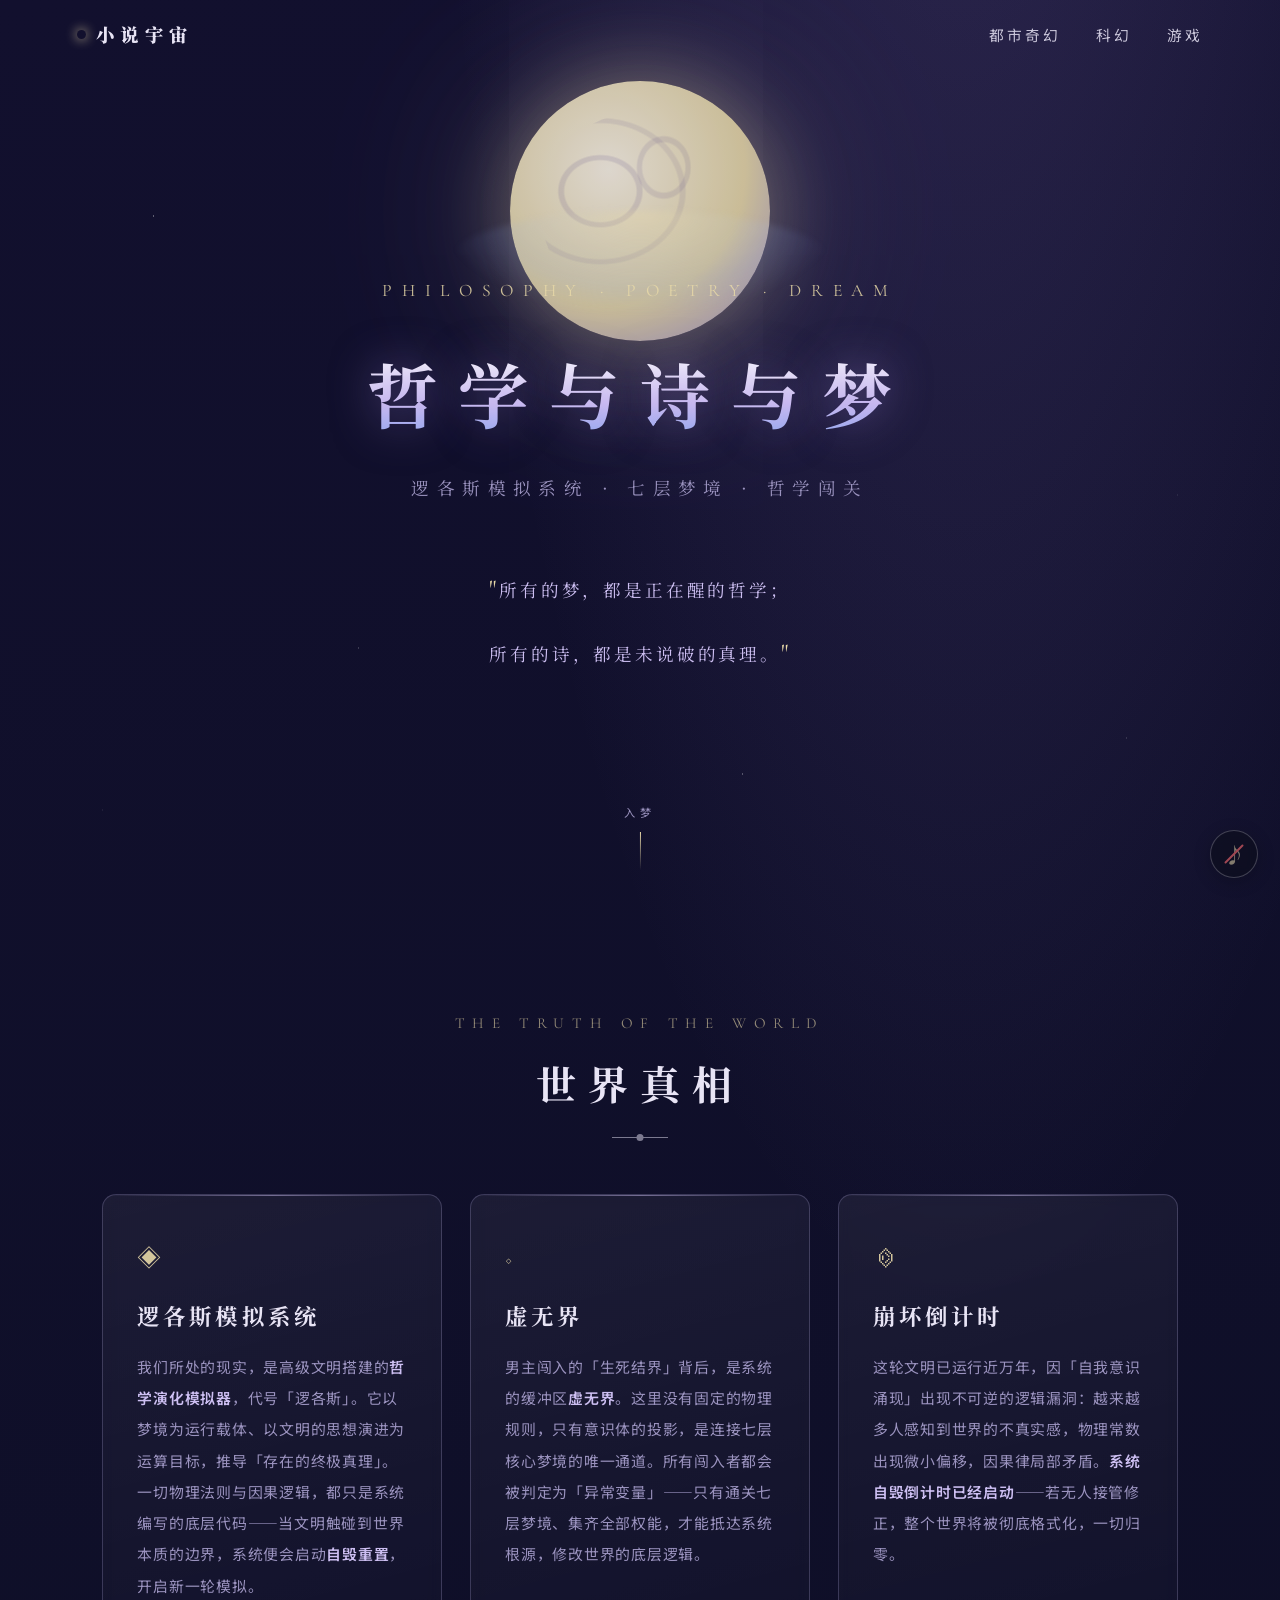
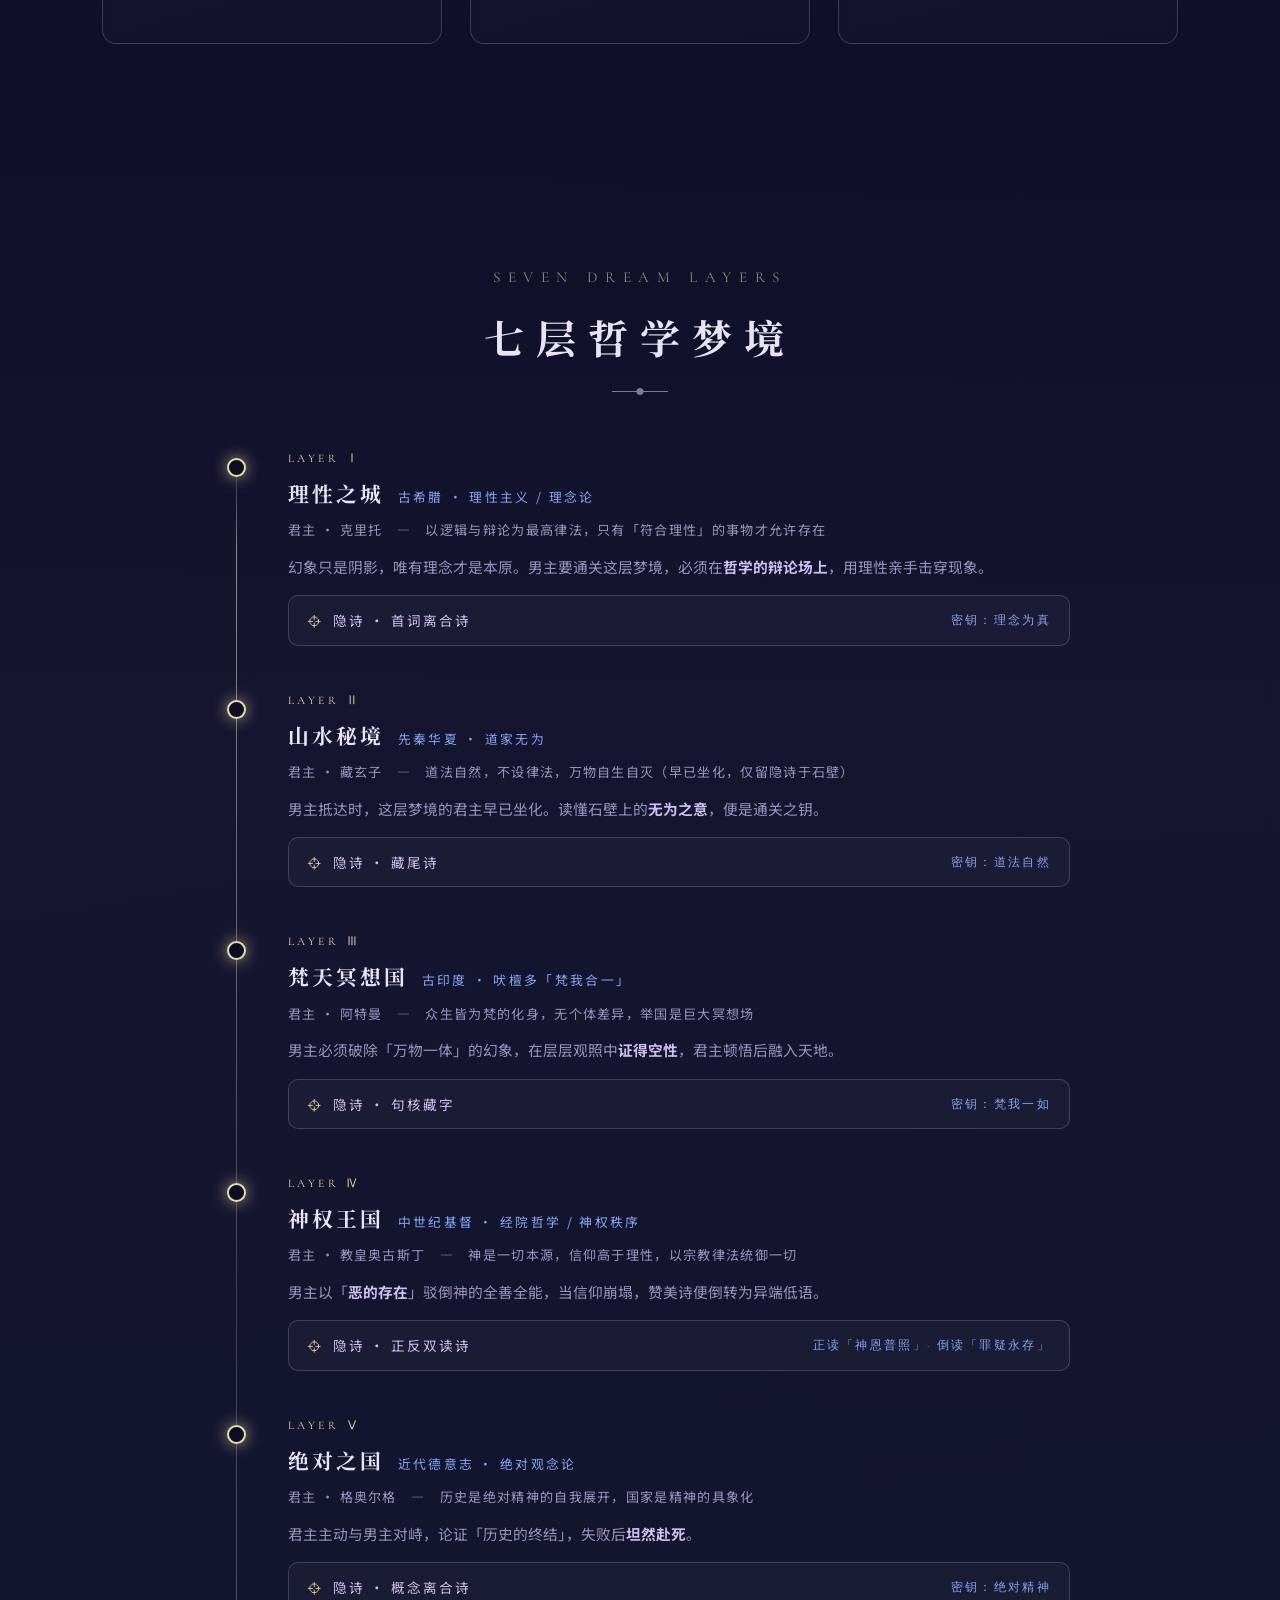
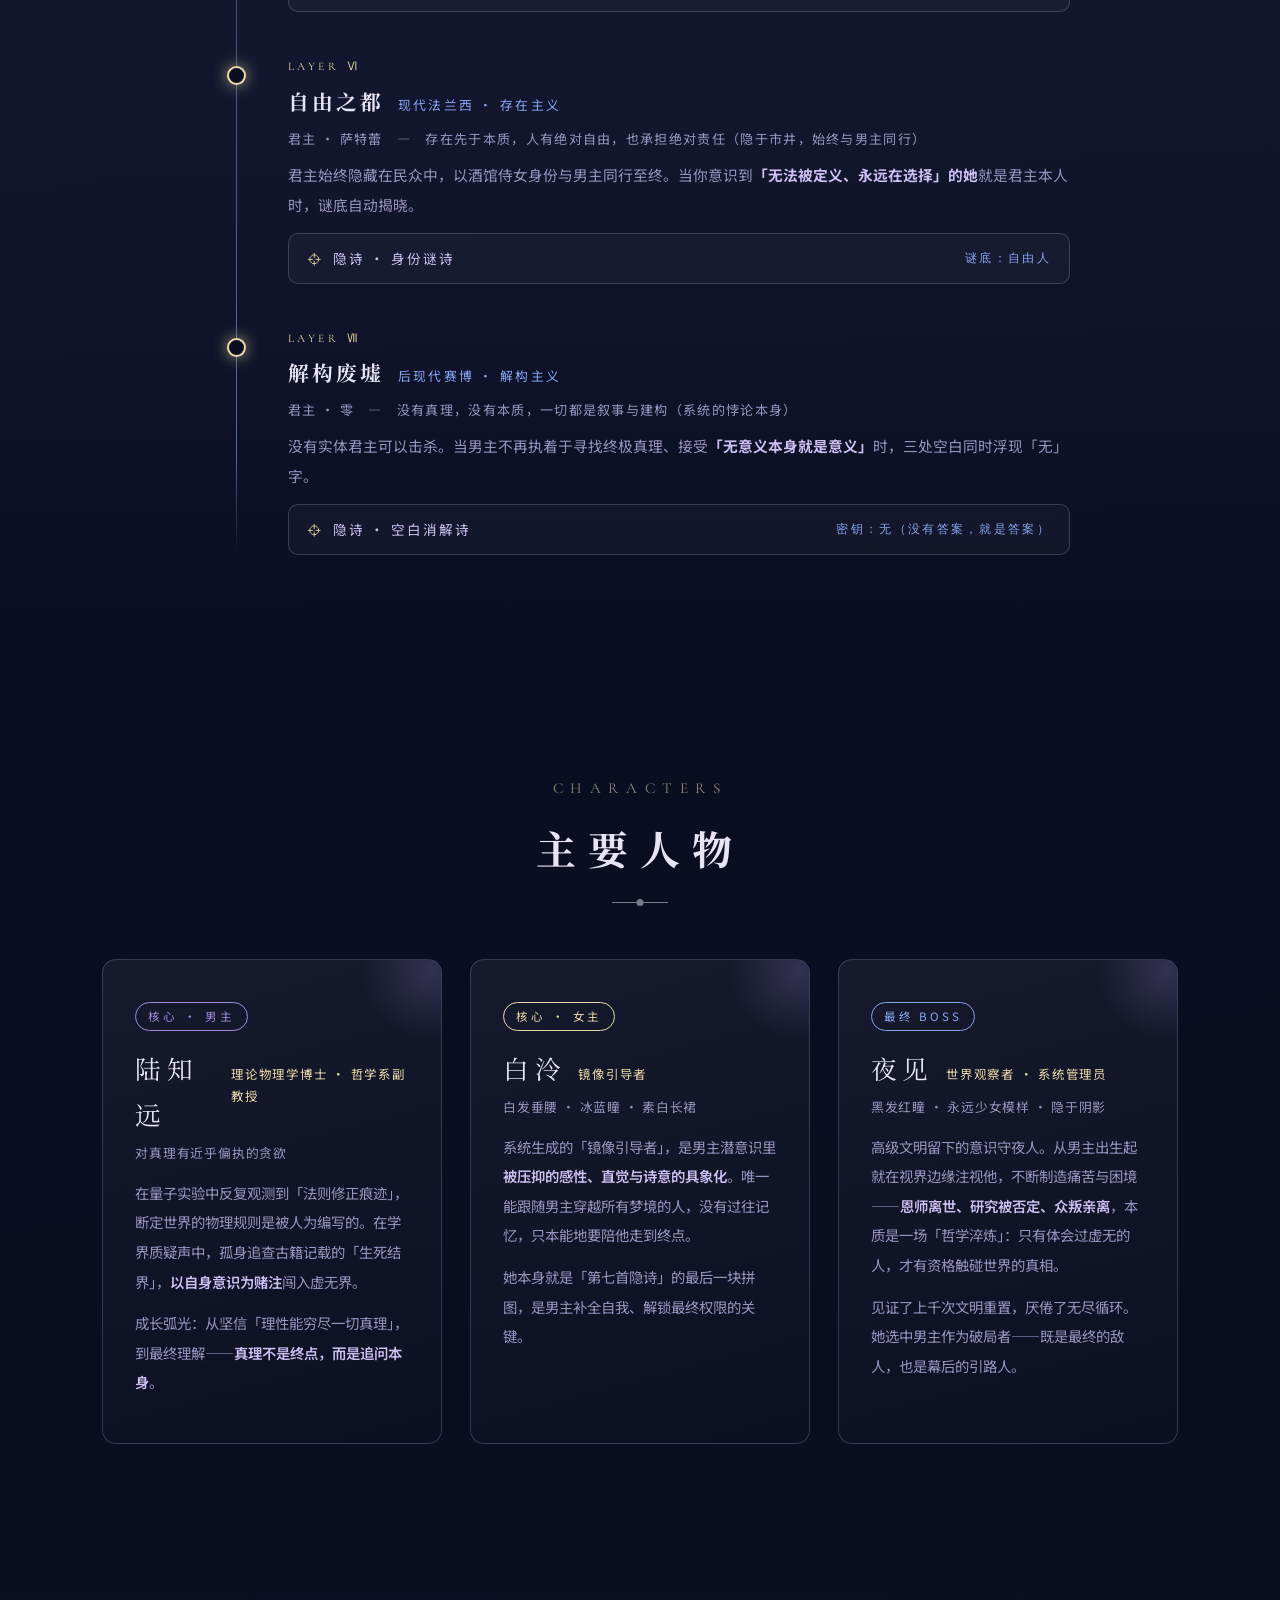
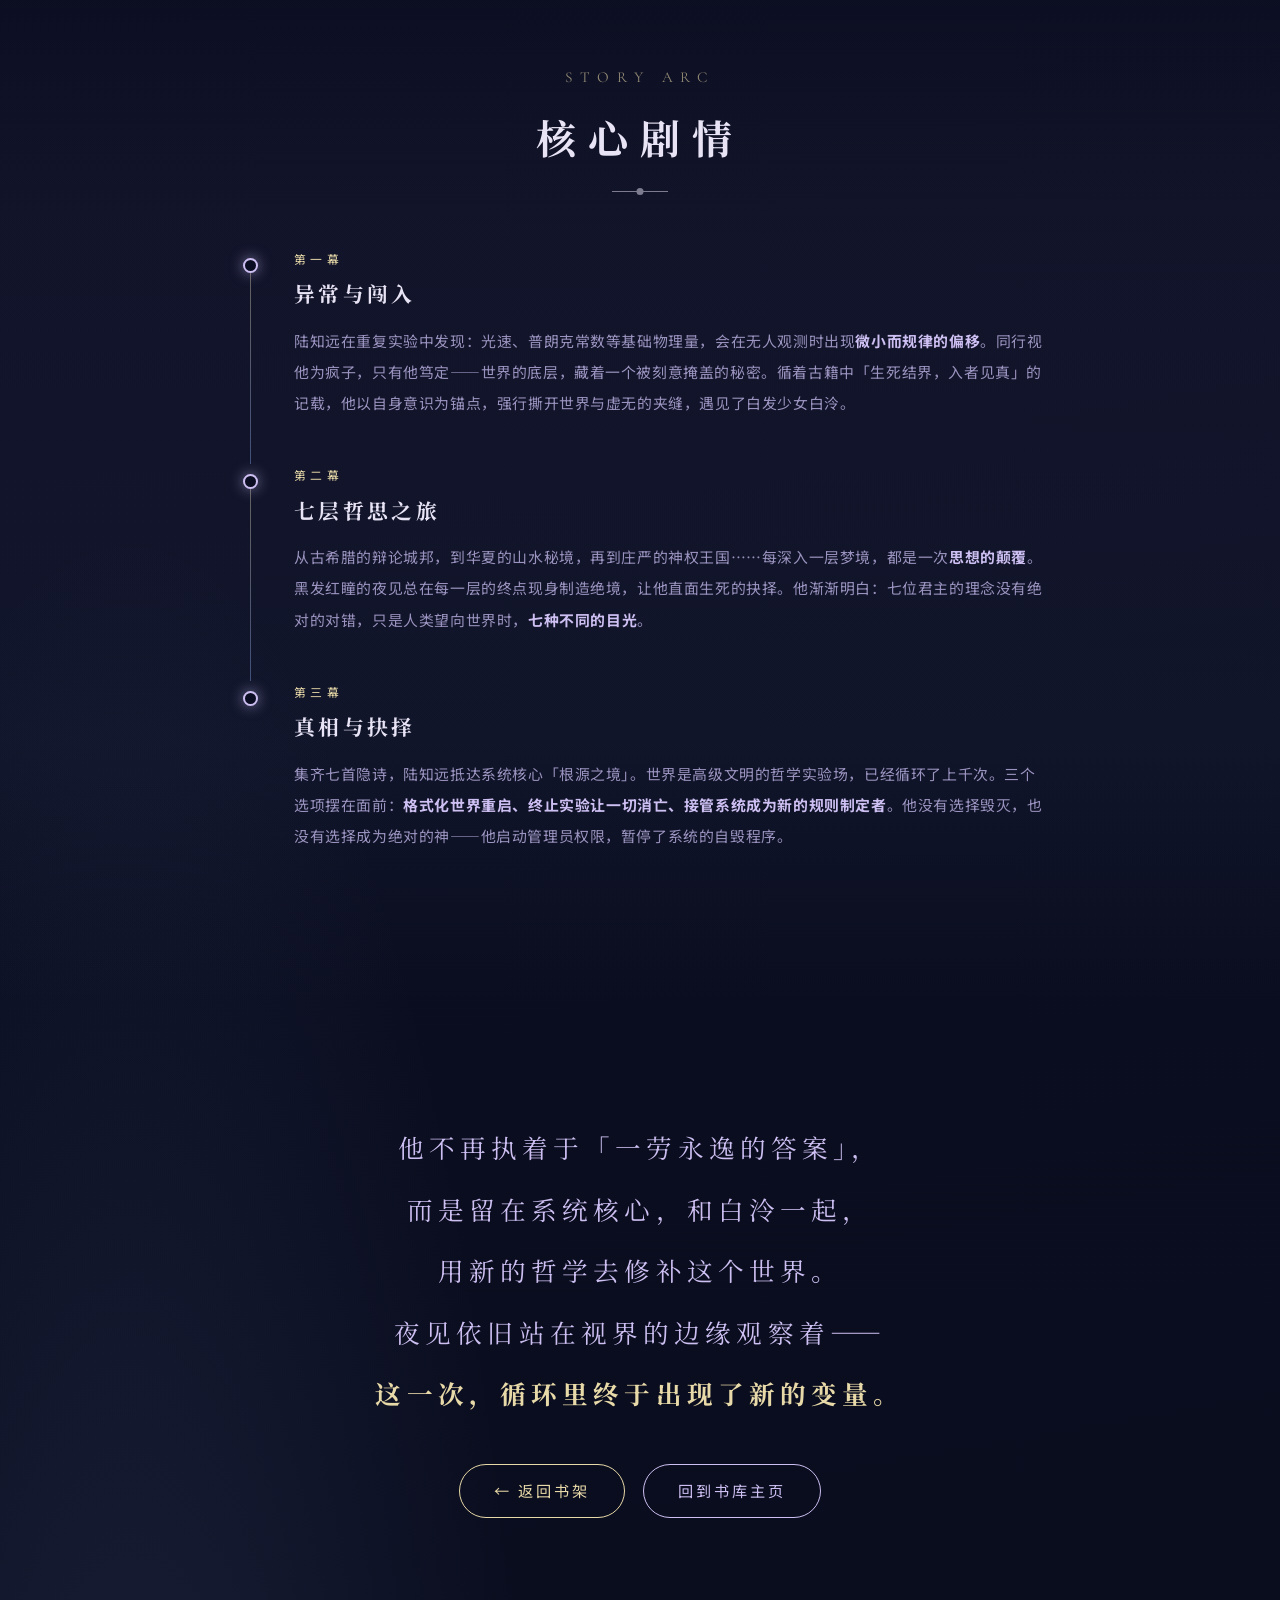
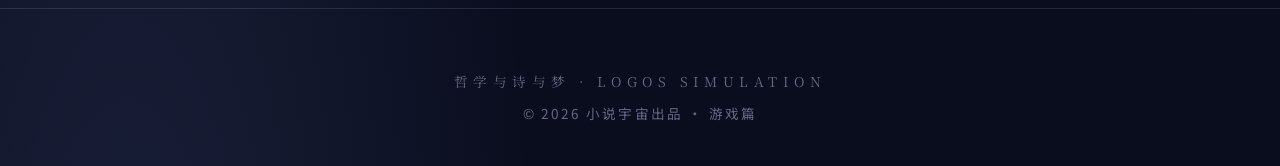
<file: novels/zhexue.html>
<!DOCTYPE html>
<html lang="zh-CN">
<head>
  <meta charset="UTF-8">
  <meta name="viewport" content="width=device-width, initial-scale=1.0">
  <meta name="description" content="《哲学与诗与梦》— 游戏 · 七层梦境。逻各斯模拟系统、隐诗与权能君主，一场关于存在与梦的漫长低语。">
  <title>《哲学与诗与梦》 · 游戏</title>

  <link rel="preconnect" href="https://fonts.googleapis.com">
  <link rel="preconnect" href="https://fonts.gstatic.com" crossorigin>
  <link href="https://fonts.googleapis.com/css2?family=Noto+Serif+SC:wght@400;600;700;900&family=Noto+Sans+SC:wght@300;400;500;700&family=Cormorant+Garamond:ital,wght@0,400;0,500;0,600;1,400&display=swap" rel="stylesheet">

  <link rel="stylesheet" href="../assets/css/common.css">
  <link rel="stylesheet" href="../assets/css/zhexue.css">
</head>
<body class="zhexue-body">

  <!-- 顶部导航 -->
  <nav class="site-nav">
    <a class="nav-brand" href="../index.html">
      <span class="brand-mark" style="color:#e8d9a8; box-shadow:0 0 12px #e8d9a8;"></span>
      <span>小说宇宙</span>
    </a>
    <ul class="nav-links">
      <li>
        <a href="../index.html#xuanhuan">都市奇幻</a>
        <div class="dropdown">
          <a href="../novels/yuanli-jiuchashi.html"><span class="d-dot"></span>《愿力纠察使》</a>
          <a href="../novels/lingxian.html"><span class="d-dot"></span>《灵宪：零号悖素》</a>
        </div>
      </li>
      <li>
        <a href="../index.html#kehuan">科幻</a>
        <div class="dropdown">
          <a href="../novels/kehuan.html"><span class="d-dot"></span>《替身》</a>
          <a href="../novels/qixie-jiyuan.html"><span class="d-dot"></span>《契械纪元》</a>
          <a href="../novels/fanzheng-zhinan.html"><span class="d-dot"></span>《未来造反指南》</a>
        </div>
      </li>
      <li>
        <a href="../index.html#zhexue">游戏</a>
        <div class="dropdown">
          <a href="../novels/zhexue.html"><span class="d-dot"></span>《哲学与诗与梦》</a>
        </div>
      </li>
    </ul>
  </nav>

  <!-- ============ Hero ============ -->
  <header class="z-hero">
    <div class="z-stars"></div>
    <div class="z-moon"></div>
    <div class="z-water"></div>
    <div class="z-hero-inner">
      <div class="z-english">Philosophy · Poetry · Dream</div>
      <h1>哲学与诗与梦</h1>
      <div class="z-tagline">逻各斯模拟系统 · 七层梦境 · 哲学闯关</div>
      <blockquote class="z-quote">
        <span class="q-mark">"</span>所有的梦，都是正在醒的哲学；<br>
        所有的诗，都是未说破的真理。<span class="q-mark">"</span>
      </blockquote>
    </div>
    <div class="z-scroll">入梦</div>
  </header>

  <!-- ============ 世界真相 ============ -->
  <section class="z-section" id="shijie">
    <div class="section-head reveal">
      <span class="section-kicker">THE TRUTH OF THE WORLD</span>
      <h2>世界真相</h2>
      <div class="section-line"></div>
    </div>

    <div class="z-world-grid">
      <div class="z-world reveal">
        <span class="zw-symbol">◈</span>
        <h3>逻各斯模拟系统</h3>
        <p>我们所处的现实，是高级文明搭建的<strong>哲学演化模拟器</strong>，代号「逻各斯」。它以梦境为运行载体、以文明的思想演进为运算目标，推导「存在的终极真理」。一切物理法则与因果逻辑，都只是系统编写的底层代码——当文明触碰到世界本质的边界，系统便会启动<strong>自毁重置</strong>，开启新一轮模拟。</p>
      </div>
      <div class="z-world reveal">
        <span class="zw-symbol">◇</span>
        <h3>虚无界</h3>
        <p>男主闯入的「生死结界」背后，是系统的缓冲区<strong>虚无界</strong>。这里没有固定的物理规则，只有意识体的投影，是连接七层核心梦境的唯一通道。所有闯入者都会被判定为「异常变量」——只有通关七层梦境、集齐全部权能，才能抵达系统根源，修改世界的底层逻辑。</p>
      </div>
      <div class="z-world reveal">
        <span class="zw-symbol">⌬</span>
        <h3>崩坏倒计时</h3>
        <p>这轮文明已运行近万年，因「自我意识涌现」出现不可逆的逻辑漏洞：越来越多人感知到世界的不真实感，物理常数出现微小偏移，因果律局部矛盾。<strong>系统自毁倒计时已经启动</strong>——若无人接管修正，整个世界将被彻底格式化，一切归零。</p>
      </div>
    </div>
  </section>

  <!-- ============ 七层梦境 ============ -->
  <section class="z-section z-section-alt" id="mengjing">
    <div class="section-head reveal">
      <span class="section-kicker">SEVEN DREAM LAYERS</span>
      <h2>七层哲学梦境</h2>
      <div class="section-line"></div>
    </div>

    <div class="z-ladder">

      <div class="z-step reveal">
        <div class="zs-dot"></div>
        <div class="zs-floor">LAYER Ⅰ</div>
        <div class="zs-head">
          <h3>理性之城</h3>
          <span class="zs-civil">古希腊 · 理性主义 / 理念论</span>
        </div>
        <div class="zs-king">君主 · 克里托　—　以逻辑与辩论为最高律法，只有「符合理性」的事物才允许存在</div>
        <p class="zs-desc">幻象只是阴影，唯有理念才是本原。男主要通关这层梦境，必须在<strong>哲学的辩论场上</strong>，用理性亲手击穿现象。</p>
        <details class="z-poem">
          <summary>隐诗 · 首词离合诗<span class="poem-key">密钥：理念为真</span></summary>
          <div class="poem-body">
            <div class="poem-form">古希腊铭辞体 · Epigram　·　首词连读即秘义</div>
            <div class="poem-text">
              幻象只是阴影<br>
              念型才是本原<br>
              为逻各斯作证<br>
              真理藏在论证的终点<br>
              <span class="p-secret">—— 理念为真</span>
            </div>
            <p class="poem-note">全诗模仿柏拉图对话的辩驳口吻，每行第一个词连读即为密钥。</p>
          </div>
        </details>
      </div>

      <div class="z-step reveal">
        <div class="zs-dot"></div>
        <div class="zs-floor">LAYER Ⅱ</div>
        <div class="zs-head">
          <h3>山水秘境</h3>
          <span class="zs-civil">先秦华夏 · 道家无为</span>
        </div>
        <div class="zs-king">君主 · 藏玄子　—　道法自然，不设律法，万物自生自灭（早已坐化，仅留隐诗于石壁）</div>
        <p class="zs-desc">男主抵达时，这层梦境的君主早已坐化。读懂石壁上的<strong>无为之意</strong>，便是通关之钥。</p>
        <details class="z-poem">
          <summary>隐诗 · 藏尾诗<span class="poem-key">密钥：道法自然</span></summary>
          <div class="poem-body">
            <div class="poem-form">四言玄言诗 · 近《道德经》文风</div>
            <div class="poem-text">
              惚恍涵道<br>
              冲虚生法<br>
              寂兮寥自<br>
              周行常然<br>
              <span class="p-secret">—— 道法自然</span>
            </div>
            <p class="poem-note">四言体近《道德经》文风，冲淡虚静，尾字连读为道家核心义理。</p>
          </div>
        </details>
      </div>

      <div class="z-step reveal">
        <div class="zs-dot"></div>
        <div class="zs-floor">LAYER Ⅲ</div>
        <div class="zs-head">
          <h3>梵天冥想国</h3>
          <span class="zs-civil">古印度 · 吠檀多「梵我合一」</span>
        </div>
        <div class="zs-king">君主 · 阿特曼　—　众生皆为梵的化身，无个体差异，举国是巨大冥想场</div>
        <p class="zs-desc">男主必须破除「万物一体」的幻象，在层层观照中<strong>证得空性</strong>，君主顿悟后融入天地。</p>
        <details class="z-poem">
          <summary>隐诗 · 句核藏字<span class="poem-key">密钥：梵我一如</span></summary>
          <div class="poem-body">
            <div class="poem-form">吠陀伽陀体 · Gatha　·　观照—破执—证悟</div>
            <div class="poem-text">
              遍观万物，皆是梵的光影<br>
              遍寻内心，皆是我的执念<br>
              千生流转，皆如一瞬泡影<br>
              证得空性，皆如本来面目<br>
              <span class="p-secret">—— 梵我一如</span>
            </div>
            <p class="poem-note">每句核心宾语连读即为「梵我一如」，观到万物与自我无二，关卡便自然消解。</p>
          </div>
        </details>
      </div>

      <div class="z-step reveal">
        <div class="zs-dot"></div>
        <div class="zs-floor">LAYER Ⅳ</div>
        <div class="zs-head">
          <h3>神权王国</h3>
          <span class="zs-civil">中世纪基督 · 经院哲学 / 神权秩序</span>
        </div>
        <div class="zs-king">君主 · 教皇奥古斯丁　—　神是一切本源，信仰高于理性，以宗教律法统御一切</div>
        <p class="zs-desc">男主以「<strong>恶的存在</strong>」驳倒神的全善全能，当信仰崩塌，赞美诗便倒转为异端低语。</p>
        <details class="z-poem">
          <summary>隐诗 · 正反双读诗<span class="poem-key">正读「神恩普照」· 倒读「罪疑永存」</span></summary>
          <div class="poem-body">
            <div class="poem-form">中世纪拉丁圣咏体 · Hymn　·　正读为颂，反读为诫</div>
            <div class="poem-text">
              神辉覆盖每一寸匍匐的大地<br>
              恩泽流淌每一颗忏悔的心灵<br>
              普天之下皆向圣座俯首<br>
              照亮所有在黑暗中行走的人<br>
              <span class="p-secret">倒读 · 异端低语</span><br>
              人行中走暗黑在所所有<br>
              首俯座圣向皆下之天普<br>
              灵心的悔忏颗每淌流泽恩<br>
              地大的匐匍寸一每盖覆辉神
            </div>
            <p class="poem-note">正读是庄严的官方赞美诗，倒读则语义扭曲、信仰动摇——当神义被驳倒，赞美诗便倒转为异端低语。</p>
          </div>
        </details>
      </div>

      <div class="z-step reveal">
        <div class="zs-dot"></div>
        <div class="zs-floor">LAYER Ⅴ</div>
        <div class="zs-head">
          <h3>绝对之国</h3>
          <span class="zs-civil">近代德意志 · 绝对观念论</span>
        </div>
        <div class="zs-king">君主 · 格奥尔格　—　历史是绝对精神的自我展开，国家是精神的具象化</div>
        <p class="zs-desc">君主主动与男主对峙，论证「历史的终结」，失败后<strong>坦然赴死</strong>。</p>
        <details class="z-poem">
          <summary>隐诗 · 概念离合诗<span class="poem-key">密钥：绝对精神</span></summary>
          <div class="poem-body">
            <div class="poem-form">德国古典哲理颂歌 · Ode　·　正题—反题—合题</div>
            <div class="poem-text">
              绝然的理性，在历史的起点苏醒<br>
              对峙的矛盾，推动着世界前行<br>
              精察每一次辩证的扬弃<br>
              神明终会在终点处完成自身<br>
              <span class="p-secret">—— 绝对精神</span>
            </div>
            <p class="poem-note">「绝对」拆于前两句首词，「精神」拆于后两句首词，合起便是核心密钥。</p>
          </div>
        </details>
      </div>

      <div class="z-step reveal">
        <div class="zs-dot"></div>
        <div class="zs-floor">LAYER Ⅵ</div>
        <div class="zs-head">
          <h3>自由之都</h3>
          <span class="zs-civil">现代法兰西 · 存在主义</span>
        </div>
        <div class="zs-king">君主 · 萨特蕾　—　存在先于本质，人有绝对自由，也承担绝对责任（隐于市井，始终与男主同行）</div>
        <p class="zs-desc">君主始终隐藏在民众中，以酒馆侍女身份与男主同行至终。当你意识到<strong>「无法被定义、永远在选择」的她</strong>就是君主本人时，谜底自动揭晓。</p>
        <details class="z-poem">
          <summary>隐诗 · 身份谜诗<span class="poem-key">谜底：自由人</span></summary>
          <div class="poem-body">
            <div class="poem-form">法国自由体散文诗 · Vers Libre　·　谜底即密钥</div>
            <div class="poem-text">
              她靠在吧台最暗的角落，烟头明灭像傍晚的星。<br>
              她不跟任何人道别，也不向任何人问好。<br>
              她可以明天就去另一个城市，也可以现在就打碎这只酒杯。<br>
              没人知道她的名字，没人说得清她从哪里来。<br>
              她永远都在选择，也永远都在承担。<br>
              你路过她，你看不见她。<br>
              你看见她的时候，你已经失去她了。<br>
              <span class="p-secret">—— 自由人</span>
            </div>
            <p class="poem-note">全诗描写人物却不点明身份——她无法被定义，她就是自由本身。</p>
          </div>
        </details>
      </div>

      <div class="z-step reveal">
        <div class="zs-dot"></div>
        <div class="zs-floor">LAYER Ⅶ</div>
        <div class="zs-head">
          <h3>解构废墟</h3>
          <span class="zs-civil">后现代赛博 · 解构主义</span>
        </div>
        <div class="zs-king">君主 · 零　—　没有真理，没有本质，一切都是叙事与建构（系统的悖论本身）</div>
        <p class="zs-desc">没有实体君主可以击杀。当男主不再执着于寻找终极真理、接受<strong>「无意义本身就是意义」</strong>时，三处空白同时浮现「无」字。</p>
        <details class="z-poem">
          <summary>隐诗 · 空白消解诗<span class="poem-key">密钥：无（没有答案，就是答案）</span></summary>
          <div class="poem-body">
            <div class="poem-form">赛博残篇诗 · 碎片化 · 未完成 · 可填充</div>
            <div class="poem-text">
              真理是 [　] 的建构<br>
              本质是 [　] 的残留<br>
              我们拆解了所有宏大叙事<br>
              最后只剩下 [　]
            </div>
            <p class="poem-note">全诗三处留白，没有标准答案。当男主放弃填补所有空白，接受「无」本身——第七层壁垒随之消解。</p>
          </div>
        </details>
      </div>

    </div>
  </section>

  <!-- ============ 人物 ============ -->
  <section class="z-section" id="renwu">
    <div class="section-head reveal">
      <span class="section-kicker">CHARACTERS</span>
      <h2>主要人物</h2>
      <div class="section-line"></div>
    </div>

    <div class="z-char-grid">
      <div class="z-char reveal">
        <span class="zc-tag">核心 · 男主</span>
        <div class="zc-name-row"><span class="zc-name">陆知远</span><span class="zc-role">理论物理学博士 · 哲学系副教授</span></div>
        <div class="zc-meta">对真理有近乎偏执的贪欲</div>
        <p>在量子实验中反复观测到「法则修正痕迹」，断定世界的物理规则是被人为编写的。在学界质疑声中，孤身追查古籍记载的「生死结界」，<strong>以自身意识为赌注</strong>闯入虚无界。</p>
        <p>成长弧光：从坚信「理性能穷尽一切真理」，到最终理解——<strong>真理不是终点，而是追问本身</strong>。</p>
      </div>

      <div class="z-char reveal">
        <span class="zc-tag moon">核心 · 女主</span>
        <div class="zc-name-row"><span class="zc-name">白泠</span><span class="zc-role">镜像引导者</span></div>
        <div class="zc-meta">白发垂腰 · 冰蓝瞳 · 素白长裙</div>
        <p>系统生成的「镜像引导者」，是男主潜意识里<strong>被压抑的感性、直觉与诗意的具象化</strong>。唯一能跟随男主穿越所有梦境的人，没有过往记忆，只本能地要陪他走到终点。</p>
        <p>她本身就是「第七首隐诗」的最后一块拼图，是男主补全自我、解锁最终权限的关键。</p>
      </div>

      <div class="z-char reveal">
        <span class="zc-tag blue">最终 BOSS</span>
        <div class="zc-name-row"><span class="zc-name">夜见</span><span class="zc-role">世界观察者 · 系统管理员</span></div>
        <div class="zc-meta">黑发红瞳 · 永远少女模样 · 隐于阴影</div>
        <p>高级文明留下的意识守夜人。从男主出生起就在视界边缘注视他，不断制造痛苦与困境——<strong>恩师离世、研究被否定、众叛亲离</strong>，本质是一场「哲学淬炼」：只有体会过虚无的人，才有资格触碰世界的真相。</p>
        <p>见证了上千次文明重置，厌倦了无尽循环。她选中男主作为破局者——既是最终的敌人，也是幕后的引路人。</p>
      </div>
    </div>
  </section>

  <!-- ============ 剧情脉络 ============ -->
  <section class="z-section z-section-alt" id="juqing">
    <div class="section-head reveal">
      <span class="section-kicker">STORY ARC</span>
      <h2>核心剧情</h2>
      <div class="section-line"></div>
    </div>

    <div class="z-acts">
      <div class="z-act reveal">
        <div class="za-dot"></div>
        <div class="za-stage">第一幕</div>
        <h3>异常与闯入</h3>
        <p>陆知远在重复实验中发现：光速、普朗克常数等基础物理量，会在无人观测时出现<strong>微小而规律的偏移</strong>。同行视他为疯子，只有他笃定——世界的底层，藏着一个被刻意掩盖的秘密。循着古籍中「生死结界，入者见真」的记载，他以自身意识为锚点，强行撕开世界与虚无的夹缝，遇见了白发少女白泠。</p>
      </div>
      <div class="z-act reveal">
        <div class="za-dot"></div>
        <div class="za-stage">第二幕</div>
        <h3>七层哲思之旅</h3>
        <p>从古希腊的辩论城邦，到华夏的山水秘境，再到庄严的神权王国……每深入一层梦境，都是一次<strong>思想的颠覆</strong>。黑发红瞳的夜见总在每一层的终点现身制造绝境，让他直面生死的抉择。他渐渐明白：七位君主的理念没有绝对的对错，只是人类望向世界时，<strong>七种不同的目光</strong>。</p>
      </div>
      <div class="z-act reveal">
        <div class="za-dot"></div>
        <div class="za-stage">第三幕</div>
        <h3>真相与抉择</h3>
        <p>集齐七首隐诗，陆知远抵达系统核心「根源之境」。世界是高级文明的哲学实验场，已经循环了上千次。三个选项摆在面前：<strong>格式化世界重启、终止实验让一切消亡、接管系统成为新的规则制定者</strong>。他没有选择毁灭，也没有选择成为绝对的神——他启动管理员权限，暂停了系统的自毁程序。</p>
      </div>
    </div>
  </section>

  <!-- ============ 结局 ============ -->
  <section class="z-end">
    <blockquote class="reveal">
      他不再执着于「一劳永逸的答案」，<br>
      而是留在系统核心，和白泠一起，<br>
      用新的哲学去修补这个世界。<br>
      夜见依旧站在视界的边缘观察着——<br>
      <span class="em">这一次，循环里终于出现了新的变量。</span>
    </blockquote>
    <div class="btn-row reveal" style="display:flex; justify-content:center; gap:18px; flex-wrap:wrap;">
      <a class="btn btn-ghost" style="color:var(--z-moon);" href="../index.html#zhexue">← 返回书架</a>
      <a class="btn btn-ghost" style="color:var(--z-silver);" href="../index.html">回到书库主页</a>
    </div>
  </section>

  <footer class="site-footer">
    <div class="footer-seal">哲学与诗与梦 · LOGOS SIMULATION</div>
    <div>© <span data-year>2026</span> 小说宇宙出品 · 游戏篇</div>
  </footer>

  <script src="../assets/js/main.js"></script>
  <script src="../assets/js/audio.js"></script>
</body>
</html>
</file>
<file: assets/css/common.css>
/* =========================================================
   common.css — 全站公共样式（导航 / 页脚 / 基础组件）
   ========================================================= */

:root {
  --font-serif: "Noto Serif SC", "Source Han Serif SC", "Songti SC", "SimSun", serif;
  --font-sans: "Noto Sans SC", "PingFang SC", "Microsoft YaHei", "Hiragino Sans GB", sans-serif;
  --font-en: "Cormorant Garamond", Georgia, "Times New Roman", serif;
  --transition: all 0.35s cubic-bezier(0.22, 1, 0.36, 1);
}

* { margin: 0; padding: 0; box-sizing: border-box; }

html { scroll-behavior: smooth; }

body {
  font-family: var(--font-sans);
  -webkit-font-smoothing: antialiased;
  text-rendering: optimizeLegibility;
  line-height: 1.8;
  overflow-x: hidden;
}

img { max-width: 100%; display: block; }
a { text-decoration: none; color: inherit; }
button { font-family: inherit; cursor: pointer; }

::selection { background: rgba(212, 175, 55, 0.3); }

/* ---------- 顶部导航 ---------- */
.site-nav {
  position: fixed;
  top: 0; left: 0; right: 0;
  z-index: 100;
  display: flex;
  align-items: center;
  justify-content: space-between;
  padding: 18px 6vw;
  transition: var(--transition);
}

.site-nav.scrolled {
  padding: 10px 6vw;
  backdrop-filter: blur(14px);
  -webkit-backdrop-filter: blur(14px);
}

.nav-brand {
  font-family: var(--font-serif);
  font-weight: 900;
  font-size: 1.15rem;
  letter-spacing: 0.35em;
  display: flex;
  align-items: center;
  gap: 10px;
}

.nav-brand .brand-mark {
  width: 9px; height: 9px;
  border-radius: 50%;
  display: inline-block;
  box-shadow: 0 0 12px currentColor;
}

.nav-links { display: flex; gap: 2.2rem; list-style: none; }

.nav-links > li { position: relative; }

.nav-links > li > a {
  font-size: 0.92rem;
  letter-spacing: 0.2em;
  position: relative;
  padding: 4px 0;
  opacity: 0.85;
  transition: var(--transition);
}

.nav-links > li > a::after {
  content: "";
  position: absolute;
  left: 0; bottom: 0;
  width: 0; height: 1px;
  background: currentColor;
  transition: width 0.35s ease;
}

.nav-links > li > a:hover { opacity: 1; }
.nav-links > li > a:hover::after { width: 100%; }

/* ---------- 类型下拉菜单（hover 显示该类型下的小说） ---------- */
.dropdown {
  position: absolute;
  top: calc(100% + 16px);
  left: 50%;
  transform: translateX(-50%) translateY(8px);
  min-width: 176px;
  padding: 10px 0;
  background: rgba(14, 16, 24, 0.95);
  backdrop-filter: blur(16px);
  -webkit-backdrop-filter: blur(16px);
  border: 1px solid rgba(255, 255, 255, 0.12);
  border-radius: 10px;
  box-shadow: 0 22px 44px -14px rgba(0, 0, 0, 0.75);
  opacity: 0;
  visibility: hidden;
  transition: opacity 0.28s ease, transform 0.28s ease, visibility 0.28s;
  z-index: 60;
}

/* 悬停缓冲层：避免鼠标移入子菜单时消失 */
.dropdown::before {
  content: "";
  position: absolute;
  top: -16px; left: 0; right: 0;
  height: 16px;
}

/* 小箭头 */
.dropdown::after {
  content: "";
  position: absolute;
  top: -5px; left: 50%;
  transform: translateX(-50%) rotate(45deg);
  width: 9px; height: 9px;
  background: rgba(14, 16, 24, 0.95);
  border-left: 1px solid rgba(255, 255, 255, 0.12);
  border-top: 1px solid rgba(255, 255, 255, 0.12);
}

.dropdown a {
  display: flex;
  align-items: center;
  gap: 10px;
  padding: 9px 20px;
  font-size: 0.84rem;
  letter-spacing: 0.12em;
  white-space: nowrap;
  opacity: 0.88;
  transition: var(--transition);
}

.dropdown a::after { display: none; }

.dropdown a:hover { opacity: 1; background: rgba(255, 255, 255, 0.07); padding-left: 26px; }

.dropdown .d-dot {
  width: 5px; height: 5px;
  border-radius: 50%;
  background: currentColor;
  flex-shrink: 0;
  opacity: 0.7;
}

.nav-links > li:hover .dropdown,
.nav-links > li:focus-within .dropdown {
  opacity: 1;
  visibility: visible;
  transform: translateX(-50%) translateY(0);
}

/* ---------- 页脚 ---------- */
.site-footer {
  text-align: center;
  padding: 60px 6vw 40px;
  font-size: 0.85rem;
  letter-spacing: 0.15em;
  opacity: 0.65;
}

.site-footer .footer-seal { font-family: var(--font-serif); letter-spacing: 0.4em; margin-bottom: 8px; }

/* ---------- 通用块 ---------- */
.section-head {
  text-align: center;
  margin-bottom: 56px;
}

.section-head .section-kicker {
  font-family: var(--font-en);
  font-size: 0.95rem;
  letter-spacing: 0.5em;
  text-transform: uppercase;
  opacity: 0.6;
  margin-bottom: 10px;
  display: block;
}

.section-head h2 {
  font-family: var(--font-serif);
  font-size: clamp(1.7rem, 3.6vw, 2.5rem);
  font-weight: 700;
  letter-spacing: 0.25em;
}

.section-head .section-line {
  width: 56px; height: 1px;
  margin: 18px auto 0;
  background: currentColor;
  opacity: 0.5;
  position: relative;
}

.section-head .section-line::after {
  content: "";
  position: absolute;
  top: -3px; left: 50%;
  transform: translateX(-50%);
  width: 7px; height: 7px;
  border-radius: 50%;
  background: currentColor;
}

/* ---------- 标签 ---------- */
.tag {
  display: inline-block;
  padding: 4px 14px;
  font-size: 0.78rem;
  letter-spacing: 0.15em;
  border-radius: 999px;
  border: 1px solid currentColor;
  opacity: 0.85;
  margin: 0 6px 6px 0;
}

/* ---------- 通用按钮 ---------- */
.btn {
  display: inline-flex;
  align-items: center;
  gap: 10px;
  padding: 12px 34px;
  border-radius: 999px;
  font-size: 0.95rem;
  letter-spacing: 0.2em;
  transition: var(--transition);
  border: 1px solid currentColor;
}

.btn:hover { transform: translateY(-2px); box-shadow: 0 10px 30px -10px rgba(0,0,0,0.4); }

.btn-ghost { background: transparent; }

/* ---------- 淡入动画 ---------- */
.reveal {
  opacity: 0;
  transform: translateY(36px);
  transition: opacity 0.9s ease, transform 0.9s cubic-bezier(0.22, 1, 0.36, 1);
}

.reveal.in-view { opacity: 1; transform: translateY(0); }

/* ---------- 响应式 ---------- */
@media (max-width: 768px) {
  .nav-links { gap: 1.1rem; }
  .nav-links a { font-size: 0.78rem; letter-spacing: 0.12em; }
  .site-nav { padding: 14px 5vw; }
  .site-nav.scrolled { padding: 8px 5vw; }
}
</file>
<file: assets/css/index.css>
/* =========================================================
   index.css — 书库主页
   ========================================================= */

:root {
  --bg-deep: #0a0c12;
  --bg-body: #0d1017;
  --ink-gold: #d4af37;
  --ink-main: #e8e4d8;
  --ink-dim: #9a948a;
}

body {
  background: var(--bg-body);
  color: var(--ink-main);
}

/* ---------- Hero ---------- */
.hero {
  position: relative;
  min-height: 100vh;
  display: flex;
  flex-direction: column;
  align-items: center;
  justify-content: center;
  text-align: center;
  padding: 0 6vw;
  overflow: hidden;
  background:
    radial-gradient(ellipse 60% 45% at 50% 0%, rgba(212, 175, 55, 0.10), transparent 60%),
    radial-gradient(ellipse 45% 40% at 80% 90%, rgba(90, 120, 200, 0.10), transparent 65%),
    radial-gradient(ellipse 40% 35% at 15% 80%, rgba(160, 90, 200, 0.08), transparent 60%),
    var(--bg-deep);
}

.hero::before {
  content: "";
  position: absolute;
  inset: 0;
  background-image:
    radial-gradient(1.2px 1.2px at 12% 22%, rgba(255,255,255,0.5), transparent 60%),
    radial-gradient(1px 1px at 78% 12%, rgba(255,255,255,0.35), transparent 60%),
    radial-gradient(1.4px 1.4px at 33% 74%, rgba(255,255,255,0.4), transparent 60%),
    radial-gradient(1px 1px at 92% 48%, rgba(255,255,255,0.3), transparent 60%),
    radial-gradient(1.2px 1.2px at 55% 32%, rgba(255,255,255,0.35), transparent 60%),
    radial-gradient(1px 1px at 66% 88%, rgba(255,255,255,0.3), transparent 60%),
    radial-gradient(1.1px 1.1px at 5% 55%, rgba(255,255,255,0.3), transparent 60%),
    radial-gradient(1.3px 1.3px at 40% 8%, rgba(255,255,255,0.35), transparent 60%);
  animation: twinkle 6s ease-in-out infinite alternate;
}

@keyframes twinkle {
  from { opacity: 0.55; }
  to { opacity: 1; }
}

.hero-inner { position: relative; z-index: 2; }

.hero-kicker {
  font-family: var(--font-en);
  font-size: 1rem;
  letter-spacing: 0.6em;
  text-transform: uppercase;
  color: var(--ink-gold);
  opacity: 0.9;
  margin-bottom: 26px;
}

.hero h1 {
  font-family: var(--font-serif);
  font-size: clamp(2.6rem, 7vw, 5rem);
  font-weight: 900;
  letter-spacing: 0.3em;
  line-height: 1.35;
  text-shadow: 0 0 60px rgba(212, 175, 55, 0.25);
}

.hero h1 .hero-zh {
  display: block;
  font-size: clamp(1rem, 2.4vw, 1.5rem);
  font-weight: 400;
  letter-spacing: 0.6em;
  color: var(--ink-dim);
  margin-top: 14px;
  text-shadow: none;
}

.hero-divider {
  display: flex;
  align-items: center;
  justify-content: center;
  gap: 18px;
  margin: 34px 0 24px;
  color: var(--ink-gold);
}

.hero-divider .line { width: 70px; height: 1px; background: currentColor; opacity: 0.6; }

.hero-desc {
  max-width: 560px;
  margin: 0 auto;
  color: var(--ink-dim);
  font-size: 1rem;
  letter-spacing: 0.12em;
  line-height: 2.1;
}

.hero-scroll {
  position: absolute;
  bottom: 34px;
  left: 50%;
  transform: translateX(-50%);
  color: var(--ink-dim);
  font-size: 0.75rem;
  letter-spacing: 0.35em;
  z-index: 2;
  animation: float 2.4s ease-in-out infinite;
}

.hero-scroll::after {
  content: "";
  display: block;
  width: 1px; height: 44px;
  margin: 10px auto 0;
  background: linear-gradient(to bottom, currentColor, transparent);
}

@keyframes float {
  0%, 100% { transform: translate(-50%, 0); }
  50% { transform: translate(-50%, 8px); }
}

/* ---------- 书架区 ---------- */
.shelves { position: relative; padding: 120px 6vw; }

.shelf { margin-bottom: 130px; }

.shelf:last-of-type { margin-bottom: 60px; }

/* 分类头部 */
.shelf-head {
  display: flex;
  align-items: baseline;
  gap: 20px;
  margin-bottom: 46px;
}

.shelf-head .shelf-no {
  font-family: var(--font-en);
  font-size: 0.95rem;
  letter-spacing: 0.3em;
  opacity: 0.5;
}

.shelf-head h3 {
  font-family: var(--font-serif);
  font-size: clamp(1.5rem, 3vw, 2.1rem);
  font-weight: 700;
  letter-spacing: 0.22em;
}

.shelf-head .shelf-tagline {
  font-size: 0.85rem;
  letter-spacing: 0.15em;
  opacity: 0.55;
  margin-left: auto;
}

/* ---------- 小说卡片 ---------- */
.book-grid {
  display: grid;
  grid-template-columns: repeat(auto-fill, minmax(240px, 1fr));
  gap: 40px 32px;
}

.book-card { display: block; }

.book-cover {
  position: relative;
  aspect-ratio: 3 / 4;
  border-radius: 8px;
  overflow: hidden;
  box-shadow: 0 20px 50px -18px rgba(0, 0, 0, 0.75);
  transition: transform 0.5s cubic-bezier(0.22, 1, 0.36, 1), box-shadow 0.5s ease;
}

.book-card:hover .book-cover {
  transform: translateY(-10px) rotate(-1deg);
  box-shadow: 0 32px 70px -20px rgba(0, 0, 0, 0.85);
}

.book-cover::after {
  content: "";
  position: absolute;
  inset: 10px;
  border: 1px solid rgba(255, 255, 255, 0.18);
  border-radius: 4px;
  pointer-events: none;
}

/* --- 封面：都市奇幻（黑金水墨） --- */
.cover-xuanhuan {
  background:
    radial-gradient(circle at 75% 18%, rgba(212, 175, 55, 0.30), transparent 45%),
    radial-gradient(circle at 20% 85%, rgba(90, 60, 20, 0.5), transparent 55%),
    linear-gradient(160deg, #17131c 0%, #0d0a10 55%, #1a1308 100%);
}

.cover-xuanhuan .cover-mountain {
  position: absolute;
  inset: auto 0 0 0;
  height: 46%;
  background:
    linear-gradient(200deg, transparent 32%, rgba(212, 175, 55, 0.12) 33%, rgba(212, 175, 55, 0.12) 33.5%, transparent 34%),
    linear-gradient(160deg, transparent 48%, rgba(212, 175, 55, 0.10) 49%, rgba(212, 175, 55, 0.10) 49.5%, transparent 50%),
    linear-gradient(180deg, rgba(40, 32, 20, 0.9) 0%, rgba(16, 13, 9, 0.95) 100%);
  opacity: 0.7;
}

.cover-xuanhuan .cover-sun {
  position: absolute;
  top: 16%; right: 12%;
  width: 34px; height: 34px;
  border-radius: 50%;
  background: radial-gradient(circle, rgba(240, 200, 90, 0.9), rgba(212, 175, 55, 0.3) 65%, transparent 70%);
  box-shadow: 0 0 30px rgba(212, 175, 55, 0.45);
}

.cover-xuanhuan .cover-title-v {
  position: absolute;
  top: 50%; left: 50%;
  transform: translate(-50%, -50%);
  writing-mode: vertical-rl;
  font-family: var(--font-serif);
  font-size: 1.65rem;
  font-weight: 700;
  letter-spacing: 0.55em;
  color: #f2e9d0;
  text-shadow: 0 0 24px rgba(212, 175, 55, 0.5);
  white-space: nowrap;
}

.cover-xuanhuan .cover-stamp {
  position: absolute;
  bottom: 14%; right: 10%;
  width: 44px; height: 44px;
  border: 2px solid rgba(212, 175, 55, 0.85);
  border-radius: 6px;
  display: flex;
  align-items: center;
  justify-content: center;
  font-family: var(--font-serif);
  font-size: 0.6rem;
  letter-spacing: 0.2em;
  color: rgba(212, 175, 55, 0.9);
  transform: rotate(-8deg);
  opacity: 0.85;
}

/* --- 封面：都市奇幻《灵宪：零号悖素》（灰域银蓝） --- */
.cover-lingxian {
  background:
    radial-gradient(circle at 72% 20%, rgba(127, 182, 255, 0.30), transparent 48%),
    radial-gradient(circle at 22% 84%, rgba(176, 74, 68, 0.28), transparent 54%),
    linear-gradient(160deg, #0b1220 0%, #06090f 55%, #111820 100%);
}

.cover-lingxian .cover-mountain {
  position: absolute;
  inset: auto 0 0 0;
  height: 46%;
  background:
    linear-gradient(200deg, transparent 32%, rgba(127, 182, 255, 0.12) 33%, rgba(127, 182, 255, 0.12) 33.5%, transparent 34%),
    linear-gradient(160deg, transparent 48%, rgba(127, 182, 255, 0.09) 49%, rgba(127, 182, 255, 0.09) 49.5%, transparent 50%),
    linear-gradient(180deg, rgba(20, 28, 42, 0.9) 0%, rgba(8, 11, 16, 0.95) 100%);
  opacity: 0.75;
}

.cover-lingxian .cover-rift {
  position: absolute;
  top: 12%; left: 30%;
  width: 2px; height: 62%;
  background: linear-gradient(180deg, transparent, rgba(207, 227, 255, 0.85) 35%, rgba(127, 182, 255, 0.7) 65%, transparent);
  box-shadow: 0 0 18px rgba(127, 182, 255, 0.65);
  transform: rotate(8deg);
  animation: rift-glow 3.4s ease-in-out infinite;
}

@keyframes rift-glow {
  0%, 100% { opacity: 0.55; }
  50% { opacity: 1; }
}

.cover-lingxian .cover-title-v {
  position: absolute;
  top: 50%; left: 50%;
  transform: translate(-50%, -50%);
  writing-mode: vertical-rl;
  font-family: var(--font-serif);
  font-size: 1.42rem;
  font-weight: 700;
  letter-spacing: 0.42em;
  color: #e8f2ff;
  text-shadow: 0 0 24px rgba(127, 182, 255, 0.6);
  white-space: nowrap;
}

.cover-lingxian .cover-stamp {
  position: absolute;
  bottom: 14%; right: 10%;
  width: 44px; height: 44px;
  border: 2px solid rgba(127, 182, 255, 0.85);
  border-radius: 6px;
  display: flex;
  align-items: center;
  justify-content: center;
  font-family: var(--font-serif);
  font-size: 0.6rem;
  letter-spacing: 0.2em;
  color: rgba(199, 226, 255, 0.95);
  transform: rotate(-8deg);
  opacity: 0.9;
}

/* --- 封面：科幻《替身》（芯片身份卡 · 赛博风） --- */
.cover-kehuan {
  background:
    repeating-linear-gradient(90deg, rgba(0, 229, 255, 0.10) 0 1px, transparent 1px 34px),
    repeating-linear-gradient(0deg, rgba(0, 229, 255, 0.10) 0 1px, transparent 1px 34px),
    radial-gradient(circle at 50% 30%, rgba(122, 92, 255, 0.4), transparent 60%),
    #060811;
}

/* 扫描线 */
.cover-kehuan .cover-scan {
  position: absolute;
  left: 8%; right: 8%; top: 0;
  height: 2px;
  background: linear-gradient(90deg, transparent, #00e5ff, transparent);
  box-shadow: 0 0 12px #00e5ff;
  animation: scan-move 3s ease-in-out infinite;
  opacity: 0.8;
}

@keyframes scan-move {
  0%, 100% { top: 8%; opacity: 0.25; }
  50% { top: 88%; opacity: 0.85; }
}

/* 芯片 IC 图案 */
.cover-kehuan .cover-chip-core {
  position: absolute;
  top: 34%; left: 50%;
  transform: translate(-50%, -50%);
  width: 84px; height: 84px;
  background:
    linear-gradient(45deg, rgba(0, 229, 255, 0.18), rgba(122, 92, 255, 0.28));
  border: 1.5px solid rgba(0, 229, 255, 0.7);
  border-radius: 8px;
  box-shadow: 0 0 30px rgba(0, 229, 255, 0.45), inset 0 0 18px rgba(0, 229, 255, 0.25);
}

.cover-kehuan .cover-chip-core::before,
.cover-kehuan .cover-chip-core::after {
  content: "";
  position: absolute;
  background: rgba(0, 229, 255, 0.6);
}

.cover-kehuan .cover-chip-core::before {
  top: 50%; left: -22px; right: -22px;
  height: 1px;
}

.cover-kehuan .cover-chip-core::after {
  left: 50%; top: -22px; bottom: -22px;
  width: 1px;
}

/* 引脚 */
.cover-kehuan .cover-pins {
  position: absolute;
  top: 34%; left: 50%;
  transform: translate(-50%, -50%);
  width: 120px; height: 120px;
  pointer-events: none;
}

.cover-kehuan .cover-pins i {
  position: absolute;
  width: 5px; height: 12px;
  background: rgba(0, 229, 255, 0.7);
  box-shadow: 0 0 8px rgba(0, 229, 255, 0.5);
}

.cover-kehuan .cover-pins i:nth-child(1) { top: 18px; left: 18px; transform: rotate(45deg); }
.cover-kehuan .cover-pins i:nth-child(2) { top: 18px; left: 96px; transform: rotate(-45deg); }
.cover-kehuan .cover-pins i:nth-child(3) { top: 90px; left: 18px; transform: rotate(-45deg); }
.cover-kehuan .cover-pins i:nth-child(4) { top: 90px; left: 96px; transform: rotate(45deg); }

/* ID 信息条 */
.cover-kehuan .cover-id {
  position: absolute;
  top: 58%; left: 0; right: 0;
  text-align: center;
  font-family: "Courier New", monospace;
  font-size: 0.66rem;
  letter-spacing: 0.22em;
  color: rgba(0, 229, 255, 0.9);
  line-height: 1.9;
}

.cover-kehuan .cover-id .blink { animation: blink-id 1s steps(2) infinite; }

@keyframes blink-id { 50% { opacity: 0; } }

.cover-kehuan .cover-title {
  position: absolute;
  bottom: 20%; left: 0; right: 0;
  text-align: center;
  font-family: var(--font-serif);
  font-size: 1.7rem;
  font-weight: 700;
  letter-spacing: 0.45em;
  color: #eaffff;
  text-shadow: 0 0 24px rgba(0, 229, 255, 0.85);
}

.cover-kehuan .cover-sub {
  position: absolute;
  bottom: 11%; left: 0; right: 0;
  text-align: center;
  font-family: var(--font-en);
  font-size: 0.7rem;
  letter-spacing: 0.5em;
  color: rgba(255, 80, 200, 0.85);
  text-shadow: 2px 0 0 rgba(0, 229, 255, 0.6), -2px 0 0 rgba(255, 80, 200, 0.6);
}

/* --- 封面：游戏《哲学与诗与梦》（梦境星云 · 银月） --- */
.cover-zhexue {
  background:
    radial-gradient(circle at 68% 22%, rgba(161, 138, 224, 0.38), transparent 48%),
    radial-gradient(circle at 20% 80%, rgba(134, 164, 240, 0.26), transparent 52%),
    radial-gradient(circle at 85% 70%, rgba(232, 217, 168, 0.18), transparent 40%),
    linear-gradient(165deg, #12102e 0%, #0b0e22 60%, #1a1233 100%);
}

.cover-zhexue .cover-stars {
  position: absolute;
  inset: 0;
  background-image:
    radial-gradient(1.4px 1.4px at 18% 28%, rgba(255, 255, 255, 0.85), transparent 60%),
    radial-gradient(1px 1px at 78% 16%, rgba(255, 255, 255, 0.6), transparent 60%),
    radial-gradient(1.2px 1.2px at 40% 62%, rgba(255, 255, 255, 0.55), transparent 60%),
    radial-gradient(1px 1px at 88% 52%, rgba(255, 255, 255, 0.5), transparent 60%),
    radial-gradient(1.3px 1.3px at 60% 80%, rgba(255, 255, 255, 0.6), transparent 60%),
    radial-gradient(1px 1px at 12% 88%, rgba(255, 255, 255, 0.45), transparent 60%);
}

.cover-zhexue .cover-moon {
  position: absolute;
  top: 22%; left: 50%;
  transform: translateX(-50%);
  width: 66px; height: 66px;
  border-radius: 50%;
  background: radial-gradient(circle at 38% 35%, #fff8e8, #e8d9a8 55%, #a89bd6);
  box-shadow:
    0 0 30px rgba(232, 217, 168, 0.6),
    0 0 70px rgba(232, 217, 168, 0.28);
}

/* 月下水面 */
.cover-zhexue .cover-water {
  position: absolute;
  top: calc(22% + 66px); left: 50%;
  transform: translateX(-50%);
  width: 66px; height: 40px;
  border-radius: 50%;
  background: radial-gradient(ellipse at 50% 0%, rgba(232, 217, 168, 0.45), transparent 70%);
  filter: blur(2px);
}

.cover-zhexue .cover-title {
  position: absolute;
  top: 52%; left: 0; right: 0;
  text-align: center;
  font-family: var(--font-serif);
  font-size: 1.18rem;
  font-weight: 700;
  letter-spacing: 0.32em;
  color: #eae6ff;
  text-shadow: 0 0 18px rgba(161, 138, 224, 0.8);
  line-height: 1.9;
}

.cover-zhexue .cover-sub {
  position: absolute;
  top: calc(52% + 3.4rem);
  left: 0; right: 0;
  text-align: center;
  font-family: var(--font-en);
  font-size: 0.68rem;
  letter-spacing: 0.4em;
  color: rgba(200, 190, 245, 0.75);
}

/* --- 封面：科幻《契械纪元》（机械构装 · 齿轮契纹） --- */
.cover-qixie {
  background:
    radial-gradient(circle at 50% 32%, rgba(0, 229, 255, 0.16), transparent 56%),
    repeating-conic-gradient(from 0deg at 50% 40%, rgba(0, 229, 255, 0.05) 0deg 12deg, transparent 12deg 24deg),
    radial-gradient(circle at 84% 10%, rgba(255, 79, 216, 0.14), transparent 44%),
    linear-gradient(160deg, #0a1520 0%, #07101c 55%, #101a2c 100%);
}

/* 契纹虚线环 */
.cover-qixie .cover-ring {
  position: absolute;
  top: 34%; left: 50%;
  transform: translate(-50%, -50%);
  width: 118px; height: 118px;
  border-radius: 50%;
  border: 1px dashed rgba(0, 229, 255, 0.55);
  animation: qixie-rotate 20s linear infinite;
}

.cover-qixie .cover-ring::before {
  content: "";
  position: absolute;
  inset: -9px;
  border-radius: 50%;
  border: 1px solid rgba(0, 229, 255, 0.16);
}

/* 齿轮核心 */
.cover-qixie .cover-gear {
  position: absolute;
  top: 34%; left: 50%;
  transform: translate(-50%, -50%);
  width: 76px; height: 76px;
  border-radius: 50%;
  background:
    radial-gradient(circle, #0e1a28 0%, #0e1a28 46%, transparent 47%),
    conic-gradient(from 0deg,
      transparent 0deg 21deg, rgba(0, 229, 255, 0.8) 21deg 30deg,
      transparent 30deg 51deg, rgba(0, 229, 255, 0.8) 51deg 60deg,
      transparent 60deg 81deg, rgba(0, 229, 255, 0.8) 81deg 90deg,
      transparent 90deg 111deg, rgba(0, 229, 255, 0.8) 111deg 120deg,
      transparent 120deg 141deg, rgba(0, 229, 255, 0.8) 141deg 150deg,
      transparent 150deg 171deg, rgba(0, 229, 255, 0.8) 171deg 180deg,
      transparent 180deg 201deg, rgba(0, 229, 255, 0.8) 201deg 210deg,
      transparent 210deg 231deg, rgba(0, 229, 255, 0.8) 231deg 240deg,
      transparent 240deg 261deg, rgba(0, 229, 255, 0.8) 261deg 270deg,
      transparent 270deg 291deg, rgba(0, 229, 255, 0.8) 291deg 300deg,
      transparent 300deg 321deg, rgba(0, 229, 255, 0.8) 321deg 330deg,
      transparent 330deg 351deg, rgba(0, 229, 255, 0.8) 351deg 360deg),
    radial-gradient(circle at 50% 50%, rgba(0, 229, 255, 0.28), rgba(10, 20, 32, 0.92) 68%);
  border: 2px solid rgba(0, 229, 255, 0.65);
  box-shadow: 0 0 26px rgba(0, 229, 255, 0.4), inset 0 0 14px rgba(0, 229, 255, 0.28);
  animation: qixie-rotate 9s linear infinite;
}

.cover-qixie .cover-gear::after {
  content: "";
  position: absolute;
  top: 50%; left: 50%;
  width: 14px; height: 14px;
  transform: translate(-50%, -50%);
  border-radius: 50%;
  background: rgba(0, 229, 255, 0.85);
  box-shadow: 0 0 12px rgba(0, 229, 255, 0.9);
}

@keyframes qixie-rotate { to { transform: translate(-50%, -50%) rotate(360deg); } }

/* 编号条 */
.cover-qixie .cover-code {
  position: absolute;
  top: 55%; left: 0; right: 0;
  text-align: center;
  font-family: "Courier New", monospace;
  font-size: 0.56rem;
  letter-spacing: 0.3em;
  color: rgba(0, 229, 255, 0.85);
}

.cover-qixie .cover-title {
  position: absolute;
  bottom: 21%; left: 0; right: 0;
  text-align: center;
  font-family: var(--font-serif);
  font-size: 1.32rem;
  font-weight: 900;
  letter-spacing: 0.3em;
  color: #eaffff;
  text-shadow: 0 0 24px rgba(0, 229, 255, 0.8);
}

.cover-qixie .cover-sub {
  position: absolute;
  bottom: 12%; left: 0; right: 0;
  text-align: center;
  font-family: var(--font-en);
  font-size: 0.6rem;
  letter-spacing: 0.42em;
  color: rgba(255, 220, 150, 0.9);
  text-shadow: 0 0 10px rgba(0, 229, 255, 0.4);
}

/* --- 封面：科幻《未来造反指南》（警告故障 · 血红） --- */
.cover-fanzheng {
  background:
    radial-gradient(circle at 50% 38%, rgba(255, 46, 77, 0.18), transparent 55%),
    repeating-linear-gradient(-45deg, rgba(255, 46, 77, 0.06) 0 10px, transparent 10px 20px),
    linear-gradient(160deg, #0a0a10 0%, #14070b 60%, #0d0508 100%);
}

.cover-fanzheng .cover-scan {
  position: absolute;
  inset: 0;
  background: repeating-linear-gradient(180deg, rgba(255, 255, 255, 0.03) 0 2px, transparent 2px 6px);
}

/* 警告三角 */
.cover-fanzheng .cover-warn {
  position: absolute;
  top: 30%; left: 50%;
  transform: translate(-50%, -50%);
  width: 84px; height: 74px;
  background: #ff2e4d;
  clip-path: polygon(50% 0, 100% 100%, 0 100%);
  box-shadow: 0 0 24px rgba(255, 46, 77, 0.75);
  animation: fanzheng-warn 2.2s ease-in-out infinite;
  display: flex;
  align-items: center;
  justify-content: center;
}

.cover-fanzheng .cover-warn::after {
  content: "!";
  color: #14070b;
  font-weight: 900;
  font-size: 2.1rem;
  margin-top: 10px;
  font-family: "Noto Serif SC", serif;
}

@keyframes fanzheng-warn {
  0%, 100% { opacity: 1; }
  50% { opacity: 0.45; }
}

/* 编号条 */
.cover-fanzheng .cover-code {
  position: absolute;
  top: 55%; left: 0; right: 0;
  text-align: center;
  font-family: "Courier New", monospace;
  font-size: 0.56rem;
  letter-spacing: 0.3em;
  color: rgba(255, 46, 77, 0.85);
}

/* 故障双影标题 */
.cover-fanzheng .cover-title {
  position: absolute;
  bottom: 21%; left: 0; right: 0;
  text-align: center;
  font-family: var(--font-serif);
  font-size: 1.32rem;
  font-weight: 900;
  letter-spacing: 0.3em;
  color: #f2f2f8;
  text-shadow: 2px 0 0 rgba(255, 46, 77, 0.9), -2px 0 0 rgba(0, 229, 255, 0.55);
}

.cover-fanzheng .cover-sub {
  position: absolute;
  bottom: 12%; left: 0; right: 0;
  text-align: center;
  font-family: var(--font-en);
  font-size: 0.6rem;
  letter-spacing: 0.42em;
  color: rgba(216, 216, 226, 0.75);
}

/* --- 卡片信息 --- */
.book-info { padding: 18px 4px 0; text-align: center; }

.book-info h4 {
  font-family: var(--font-serif);
  font-size: 1.05rem;
  font-weight: 700;
  letter-spacing: 0.2em;
  margin-bottom: 6px;
}

.book-info .book-meta {
  font-size: 0.8rem;
  letter-spacing: 0.1em;
  opacity: 0.55;
  margin-bottom: 10px;
}

.book-status {
  display: inline-block;
  font-size: 0.72rem;
  letter-spacing: 0.2em;
  padding: 3px 12px;
  border-radius: 999px;
  border: 1px solid currentColor;
}

.book-status.done { color: #7ddb9a; }
.book-status.wip { color: #d9c07a; }
.book-status.soon { color: #8a92a8; }

/* ---------- 都市奇幻书架的专属氛围 ---------- */
.shelf-xuanhuan { position: relative; }
.shelf-xuanhuan::before {
  content: "";
  position: absolute;
  top: -60px; left: -8vw; right: -8vw;
  bottom: -40px;
  background: radial-gradient(ellipse 70% 90% at 20% 50%, rgba(212, 175, 55, 0.06), transparent 60%),
              radial-gradient(ellipse 60% 80% at 90% 60%, rgba(160, 90, 60, 0.05), transparent 60%);
  z-index: -1;
}

/* ---------- 更多创作中 ---------- */
.shelf-more .placeholder-row {
  display: flex;
  gap: 18px;
  flex-wrap: wrap;
}

.shelf-more .placeholder-box {
  flex: 1;
  min-width: 200px;
  padding: 26px 20px;
  border: 1px dashed rgba(255, 255, 255, 0.16);
  border-radius: 10px;
  text-align: center;
  font-size: 0.85rem;
  letter-spacing: 0.2em;
  color: var(--ink-dim);
  transition: var(--transition);
}

.shelf-more .placeholder-box:hover { border-color: rgba(212, 175, 55, 0.5); color: var(--ink-main); }

/* ---------- 响应式 ---------- */
@media (max-width: 768px) {
  .shelves { padding: 80px 5vw; }
  .shelf-head { flex-wrap: wrap; }
  .shelf-head .shelf-tagline { margin-left: 0; width: 100%; }
  .book-grid { grid-template-columns: repeat(auto-fill, minmax(150px, 1fr)); gap: 30px 20px; }
}
</file>
<file: assets/css/fanzheng.css>
/* =========================================================
   《未来造反指南》— 反乌托邦赛博朋克
   主色：血红 #ff2e4d / 警报橙 #ff9f2e / 墨黑 / 暗红
   元素：故障文字 · 危险条纹 · 终端面板 · 方括号编号
   ========================================================= */

body.fanzheng-body {
  background: #060608;
  color: #d8d8e2;
}

:root {
  --fz-red: #ff2e4d;
  --fz-orange: #ff9f2e;
  --fz-bg: #060608;
  --fz-panel: #0e0e16;
  --fz-line: rgba(255, 46, 77, 0.35);
  --fz-dim: #8f8fa0;
  --fz-text: #d8d8e2;
  --fz-mono: "Courier New", Consolas, monospace;
}

/* ============ Hero ============ */
.fz-hero {
  position: relative;
  min-height: 100vh;
  display: flex;
  align-items: center;
  justify-content: center;
  overflow: hidden;
  background:
    radial-gradient(ellipse at 70% 20%, rgba(255, 46, 77, 0.14), transparent 55%),
    radial-gradient(ellipse at 20% 85%, rgba(255, 159, 46, 0.07), transparent 50%),
    linear-gradient(180deg, #060608 0%, #0a0508 60%, #100609 100%);
}

/* 信号网格 */
.fz-grid-bg {
  position: absolute;
  inset: 0;
  background-image:
    linear-gradient(rgba(255, 46, 77, 0.05) 1px, transparent 1px),
    linear-gradient(90deg, rgba(255, 46, 77, 0.05) 1px, transparent 1px);
  background-size: 42px 42px;
  mask-image: radial-gradient(circle at 50% 40%, #000 0%, transparent 75%);
  pointer-events: none;
}

/* 顶栏警告标语 */
.fz-marquee {
  position: absolute;
  top: 0; left: 0; right: 0;
  padding: 9px 0;
  background: repeating-linear-gradient(-45deg, #ff2e4d 0 18px, #12070b 18px 36px);
  color: #fff;
  font-family: var(--fz-mono);
  font-size: 0.72rem;
  letter-spacing: 0.32em;
  text-align: center;
  white-space: nowrap;
  overflow: hidden;
  animation: fz-marquee 16s linear infinite;
  border-bottom: 1px solid rgba(255, 46, 77, 0.6);
}

@keyframes fz-marquee {
  from { background-position: 0 0; }
  to { background-position: 72px 0; }
}

.fz-hero-inner {
  position: relative;
  z-index: 2;
  text-align: center;
  padding: 0 20px;
  margin-top: 42px;
}

.fz-tag {
  font-family: var(--fz-mono);
  font-size: 0.82rem;
  letter-spacing: 0.4em;
  color: var(--fz-red);
  margin-bottom: 22px;
  animation: fz-blink 2.4s steps(2) infinite;
}

@keyframes fz-blink {
  0%, 100% { opacity: 1; }
  50% { opacity: 0.45; }
}

.fz-title {
  position: relative;
  display: inline-block;
  font-family: var(--font-serif);
  font-size: clamp(2.6rem, 7vw, 4.6rem);
  font-weight: 900;
  letter-spacing: 0.14em;
  color: #f2f2f8;
  margin-bottom: 10px;
  text-shadow: 0 0 34px rgba(255, 46, 77, 0.5);
}

.fz-title .fz-accent { color: var(--fz-red); }

/* 故障效果 */
.fz-glitch::before,
.fz-glitch::after {
  content: attr(data-text);
  position: absolute;
  left: 0; top: 0;
  width: 100%;
  overflow: hidden;
  pointer-events: none;
}

.fz-glitch::before {
  color: var(--fz-red);
  transform: translate(-2px, -1px);
  animation: fz-glitch-a 3.2s infinite steps(3);
}

.fz-glitch::after {
  color: #00e5ff;
  transform: translate(2px, 1px);
  opacity: 0.7;
  animation: fz-glitch-b 2.7s infinite steps(2);
}

@keyframes fz-glitch-a {
  0%, 88%, 100% { clip-path: inset(20% 0 62% 0); transform: translate(-2px, -1px); }
  90% { clip-path: inset(55% 0 8% 0); transform: translate(2px, 1px); }
  93% { clip-path: inset(38% 0 40% 0); transform: translate(-3px, 0); }
  96% { clip-path: inset(70% 0 12% 0); transform: translate(2px, -2px); }
}

@keyframes fz-glitch-b {
  0%, 86%, 100% { clip-path: inset(60% 0 12% 0); transform: translate(2px, 1px); }
  90% { clip-path: inset(12% 0 70% 0); transform: translate(-2px, 1px); }
  95% { clip-path: inset(42% 0 30% 0); transform: translate(1px, 2px); }
}

.fz-sub {
  font-family: var(--font-serif);
  font-size: 1.05rem;
  letter-spacing: 0.34em;
  color: rgba(216, 216, 226, 0.72);
  margin-bottom: 36px;
}

/* 警报终端框 */
.fz-alert {
  max-width: 620px;
  margin: 0 auto;
  padding: 18px 22px;
  text-align: left;
  background: rgba(10, 4, 8, 0.72);
  border: 1px solid var(--fz-line);
  border-left: 3px solid var(--fz-red);
  box-shadow: 0 0 30px rgba(255, 46, 77, 0.12), inset 0 0 24px rgba(255, 46, 77, 0.05);
  font-family: var(--fz-mono);
  font-size: 0.86rem;
  line-height: 2;
  color: var(--fz-dim);
}

.fz-alert .al-line { display: block; }

.fz-alert .al-warn { color: var(--fz-red); }
.fz-alert .al-ok { color: #7ee0a3; }

.fz-dots {
  margin-top: 40px;
  display: flex;
  justify-content: center;
  gap: 9px;
}

.fz-dots span {
  width: 9px; height: 9px;
  border-radius: 50%;
  background: var(--fz-red);
  box-shadow: 0 0 10px var(--fz-red);
  animation: fz-dot 2.4s ease-in-out infinite;
}

.fz-dots span:nth-child(2) { animation-delay: 0.4s; background: var(--fz-orange); box-shadow: 0 0 10px var(--fz-orange); }
.fz-dots span:nth-child(3) { animation-delay: 0.8s; background: #7ee0a3; box-shadow: 0 0 10px #7ee0a3; }

@keyframes fz-dot {
  0%, 100% { opacity: 0.35; transform: scale(0.8); }
  50% { opacity: 1; transform: scale(1.15); }
}

.fz-scroll {
  position: absolute;
  bottom: 38px;
  left: 50%;
  transform: translateX(-50%);
  font-family: var(--fz-mono);
  font-size: 0.7rem;
  letter-spacing: 0.4em;
  color: var(--fz-dim);
  animation: fz-scroll 2.2s ease-in-out infinite;
}

.fz-scroll::after {
  content: "";
  display: block;
  width: 1px; height: 26px;
  margin: 8px auto 0;
  background: linear-gradient(180deg, var(--fz-red), transparent);
}

@keyframes fz-scroll {
  0%, 100% { opacity: 0.5; transform: translateX(-50%) translateY(0); }
  50% { opacity: 1; transform: translateX(-50%) translateY(5px); }
}

/* ============ 通用区块标题（沿用 common 的 section-head） ============ */
.fanzheng-body .section-head h2 { color: #f2f2f8; }
.fanzheng-body .section-head h2::after {
  content: "";
  display: block;
  width: 64px; height: 2px;
  margin: 16px auto 0;
  background: linear-gradient(90deg, transparent, var(--fz-red), transparent);
}
.fanzheng-body .section-kicker { color: var(--fz-red); }

/* ============ 卡片 ============ */
.fz-card-grid {
  max-width: 1080px;
  margin: 0 auto;
  display: grid;
  grid-template-columns: repeat(2, 1fr);
  gap: 22px;
}

.fz-card {
  position: relative;
  padding: 30px 28px;
  background: linear-gradient(160deg, rgba(18, 12, 18, 0.9), rgba(10, 8, 12, 0.9));
  border: 1px solid rgba(255, 46, 77, 0.22);
  border-left: 3px solid var(--fz-red);
  transition: transform 0.35s ease, border-color 0.35s ease, box-shadow 0.35s ease;
}

.fz-card::before {
  content: "";
  position: absolute;
  top: 0; left: 0; right: 0;
  height: 2px;
  background: linear-gradient(90deg, var(--fz-red), transparent 70%);
  opacity: 0.7;
}

.fz-card:hover {
  transform: translateY(-4px);
  border-color: rgba(255, 46, 77, 0.6);
  box-shadow: 0 10px 40px rgba(255, 46, 77, 0.12);
}

.fz-card .fz-card-code {
  font-family: var(--fz-mono);
  font-size: 0.7rem;
  letter-spacing: 0.28em;
  color: var(--fz-red);
  margin-bottom: 14px;
}

.fz-card h3 {
  font-size: 1.35rem;
  font-weight: 700;
  letter-spacing: 0.1em;
  color: #f2f2f8;
  margin-bottom: 12px;
}

.fz-card p {
  font-size: 0.9rem;
  color: var(--fz-dim);
  line-height: 2;
}

.fz-card p strong { color: #f2f2f8; font-weight: 600; }

/* 系统阵营卡（红色警示） */
.fz-card.system { border-left-color: var(--fz-orange); }
.fz-card.system::before { background: linear-gradient(90deg, var(--fz-orange), transparent 70%); }
.fz-card.system .fz-card-code { color: var(--fz-orange); }
.fz-card.system h3 { color: #ffe8c2; }

/* ============ 四级社会结构 ============ */
.fz-tier {
  max-width: 760px;
  margin: 0 auto;
  display: flex;
  flex-direction: column;
  gap: 0;
}

.fz-tier-item {
  position: relative;
  padding: 20px 22px;
  border: 1px solid rgba(255, 46, 77, 0.25);
  border-top: none;
  background: rgba(12, 8, 12, 0.75);
}

.fz-tier-item:first-child {
  border-top: 1px solid rgba(255, 46, 77, 0.25);
  border-left: 3px solid var(--fz-orange);
}

.fz-tier-item .tt-band {
  display: flex;
  align-items: center;
  justify-content: space-between;
  gap: 16px;
  margin-bottom: 8px;
}

.fz-tier-item h4 {
  font-family: var(--font-serif);
  font-size: 1.1rem;
  letter-spacing: 0.08em;
  color: #f2f2f8;
}

.fz-tier-item .tt-rate {
  font-family: var(--fz-mono);
  font-size: 0.72rem;
  letter-spacing: 0.2em;
  color: var(--fz-orange);
  white-space: nowrap;
}

.fz-tier-item .tt-eq {
  font-family: var(--fz-mono);
  font-size: 0.72rem;
  letter-spacing: 0.16em;
  color: var(--fz-red);
  margin-bottom: 8px;
}

.fz-tier-item p {
  font-size: 0.86rem;
  color: var(--fz-dim);
  line-height: 1.95;
}

.fz-tier-item p strong { color: #f2f2f8; }

/* 弃置区高亮 */
.fz-tier-item.scrap {
  border-left: 3px solid var(--fz-red);
  background: rgba(30, 8, 12, 0.7);
  box-shadow: 0 0 26px rgba(255, 46, 77, 0.08) inset;
}

/* ============ 人物 ============ */
.fz-char-grid {
  max-width: 1120px;
  margin: 0 auto;
  display: grid;
  grid-template-columns: repeat(3, 1fr);
  gap: 22px;
}

.fz-char {
  position: relative;
  padding: 26px 24px;
  background: linear-gradient(165deg, rgba(16, 12, 18, 0.92), rgba(8, 8, 12, 0.92));
  border: 1px solid rgba(255, 46, 77, 0.18);
  transition: transform 0.35s ease, border-color 0.35s ease, box-shadow 0.35s ease;
  overflow: hidden;
}

.fz-char::before {
  content: "";
  position: absolute;
  top: 0; left: 0;
  width: 46px; height: 2px;
  background: var(--fz-red);
  transition: width 0.35s ease;
}

.fz-char:hover {
  transform: translateY(-4px);
  border-color: rgba(255, 46, 77, 0.5);
  box-shadow: 0 8px 34px rgba(255, 46, 77, 0.1);
}

.fz-char:hover::before { width: 100%; }

.fzc-tag {
  display: inline-block;
  padding: 3px 12px;
  border: 1px solid var(--fz-red);
  color: var(--fz-red);
  font-family: var(--fz-mono);
  font-size: 0.68rem;
  letter-spacing: 0.2em;
  margin-bottom: 14px;
}

.fzc-tag.sys { border-color: var(--fz-orange); color: var(--fz-orange); }
.fzc-tag.gen { border-color: #7ee0a3; color: #7ee0a3; }

.fzc-id {
  font-family: var(--fz-mono);
  font-size: 0.66rem;
  letter-spacing: 0.22em;
  color: rgba(143, 143, 160, 0.7);
  margin-bottom: 10px;
}

.fzc-name-row {
  display: flex;
  align-items: baseline;
  gap: 12px;
  margin-bottom: 4px;
  flex-wrap: wrap;
}

.fzc-name {
  font-size: 1.32rem;
  font-weight: 700;
  letter-spacing: 0.1em;
  color: #f2f2f8;
}

.fzc-role {
  font-family: var(--fz-mono);
  font-size: 0.72rem;
  letter-spacing: 0.1em;
  color: var(--fz-red);
}

.fzc-meta {
  font-size: 0.78rem;
  color: var(--fz-dim);
  margin-bottom: 12px;
  letter-spacing: 0.04em;
}

.fz-char p {
  font-size: 0.86rem;
  color: var(--fz-dim);
  line-height: 1.95;
}

.fz-char p strong { color: #f2f2f8; font-weight: 600; }

/* ============ 剧情 ============ */
.fz-acts {
  max-width: 900px;
  margin: 0 auto;
  display: flex;
  flex-direction: column;
  gap: 22px;
}

.fz-act {
  position: relative;
  padding: 26px 28px 26px 54px;
  background: rgba(12, 8, 12, 0.72);
  border: 1px solid rgba(255, 46, 77, 0.2);
  border-radius: 0;
  transition: border-color 0.3s ease, box-shadow 0.3s ease;
}

.fz-act::before {
  content: "";
  position: absolute;
  left: 20px; top: 26px;
  width: 10px; height: 10px;
  background: var(--fz-red);
  box-shadow: 0 0 12px var(--fz-red);
  border-radius: 50%;
}

.fz-act::after {
  content: "";
  position: absolute;
  left: 24px; top: 42px;
  width: 2px;
  bottom: -24px;
  background: linear-gradient(180deg, var(--fz-red), rgba(255, 46, 77, 0.1));
}

.fz-act:last-child::after { display: none; }

.fz-act:hover {
  border-color: rgba(255, 46, 77, 0.55);
  box-shadow: 0 0 30px rgba(255, 46, 77, 0.1);
}

.fza-stage {
  font-family: var(--fz-mono);
  font-size: 0.72rem;
  letter-spacing: 0.3em;
  color: var(--fz-red);
  margin-bottom: 10px;
}

.fz-act h3 {
  font-size: 1.25rem;
  letter-spacing: 0.12em;
  color: #f2f2f8;
  margin-bottom: 12px;
}

.fz-act p {
  font-size: 0.9rem;
  color: var(--fz-dim);
  line-height: 2;
}

.fz-act p strong { color: #f2f2f8; font-weight: 600; }

.fz-satire {
  margin-top: 12px;
  padding: 10px 14px;
  border-left: 2px solid var(--fz-orange);
  background: rgba(255, 159, 46, 0.05);
  font-size: 0.8rem;
  color: #d8b98a;
  line-height: 1.9;
}

.fz-satire strong { color: var(--fz-orange); }

/* ============ 点题 ============ */
.fz-quote {
  max-width: 780px;
  margin: 0 auto;
  text-align: center;
  padding: 46px 30px;
  background:
    repeating-linear-gradient(-45deg, rgba(255, 46, 77, 0.04) 0 14px, transparent 14px 28px),
    rgba(10, 6, 10, 0.8);
  border: 1px solid rgba(255, 46, 77, 0.35);
  box-shadow: 0 0 46px rgba(255, 46, 77, 0.1);
}

.fz-quote h3 {
  font-family: var(--font-serif);
  font-size: 1.5rem;
  letter-spacing: 0.2em;
  color: #f2f2f8;
  margin-bottom: 20px;
}

.fz-quote .fz-theme {
  font-size: 1.14rem;
  line-height: 2.1;
  color: #e8e8f0;
  letter-spacing: 0.08em;
  margin-bottom: 12px;
}

.fz-quote .fz-theme strong { color: var(--fz-red); }

.fz-quote .fz-note {
  font-size: 0.88rem;
  color: var(--fz-dim);
  line-height: 2;
}

/* ============ 响应式 ============ */
@media (max-width: 900px) {
  .fz-char-grid { grid-template-columns: repeat(2, 1fr); }
}

@media (max-width: 640px) {
  .fz-card-grid { grid-template-columns: 1fr; }
  .fz-char-grid { grid-template-columns: 1fr; }
  .fz-act { padding-left: 46px; }
  .fz-act::before { left: 16px; }
  .fz-act::after { left: 20px; }
}
</file>
<file: assets/css/kehuan.css>
/* =========================================================
   kehuan.css — 科幻类页面
   风格：深空深蓝 + 赛博霓虹 + 玻璃拟态 + 网格透视
   ========================================================= */

:root {
  --k-bg: #05070f;
  --k-cyan: #00e5ff;
  --k-pink: #ff4fd8;
  --k-purple: #7a5cff;
  --k-ink: #e8f4ff;
  --k-dim: #7c8ca6;
}

body.kehuan-body {
  background:
    radial-gradient(ellipse 70% 50% at 80% -10%, rgba(122, 92, 255, 0.18), transparent 60%),
    radial-gradient(ellipse 60% 40% at 10% 110%, rgba(0, 229, 255, 0.10), transparent 60%),
    var(--k-bg);
  color: var(--k-ink);
  font-family: var(--font-sans);
}

.kehuan-body .site-nav { color: var(--k-ink); }

/* ---------- 网格透视背景 ---------- */
.k-grid-bg {
  position: absolute;
  inset: 0;
  background:
    repeating-linear-gradient(90deg, rgba(0, 229, 255, 0.08) 0 1px, transparent 1px 56px),
    repeating-linear-gradient(0deg, rgba(0, 229, 255, 0.08) 0 1px, transparent 1px 56px);
  transform: perspective(520px) rotateX(62deg) scale(1.6);
  transform-origin: 50% 100%;
  animation: k-grid-move 3.5s linear infinite;
}

@keyframes k-grid-move {
  from { background-position-y: 0; }
  to { background-position-y: 56px; }
}

/* ---------- Hero ---------- */
.k-hero {
  position: relative;
  min-height: 100vh;
  display: flex;
  flex-direction: column;
  align-items: center;
  justify-content: center;
  text-align: center;
  padding: 120px 6vw 60px;
  overflow: hidden;
}

.k-hero::after {
  content: "";
  position: absolute;
  top: 0; left: 0; right: 0;
  height: 90px;
  background: linear-gradient(180deg, rgba(0, 229, 255, 0.12), transparent);
  filter: blur(2px);
}

.k-hero-inner { position: relative; z-index: 2; }

.k-hero .k-file-tag {
  font-family: "Courier New", monospace;
  font-size: 0.78rem;
  letter-spacing: 0.2em;
  color: var(--k-cyan);
  background: rgba(0, 229, 255, 0.08);
  border: 1px solid rgba(0, 229, 255, 0.35);
  border-radius: 4px;
  padding: 6px 16px;
  display: inline-block;
  margin-bottom: 28px;
  text-shadow: 0 0 12px rgba(0, 229, 255, 0.6);
}

.k-hero h1 {
  font-size: clamp(2.6rem, 8vw, 5.5rem);
  font-weight: 900;
  letter-spacing: 0.18em;
  color: #ffffff;
  text-shadow:
    0 0 30px rgba(0, 229, 255, 0.55),
    0 0 90px rgba(255, 79, 216, 0.35);
  position: relative;
}

.k-hero h1 .k-accent { color: var(--k-cyan); }

.k-hero .k-scanline {
  width: min(480px, 80%);
  height: 2px;
  margin: 30px auto 26px;
  background: linear-gradient(90deg, transparent, var(--k-cyan), var(--k-pink), transparent);
  box-shadow: 0 0 20px rgba(0, 229, 255, 0.6);
  position: relative;
}

.k-hero .k-scanline::after {
  content: "";
  position: absolute;
  top: -3px; left: 50%;
  width: 8px; height: 8px;
  border-radius: 50%;
  background: #fff;
  box-shadow: 0 0 16px var(--k-cyan);
}

.k-hero .k-desc {
  max-width: 540px;
  margin: 0 auto;
  color: var(--k-dim);
  font-size: 0.98rem;
  letter-spacing: 0.14em;
  line-height: 2.2;
}

.k-hero .k-status-box {
  margin: 40px auto 0;
  max-width: 460px;
  padding: 18px 26px;
  background: rgba(255, 255, 255, 0.04);
  border: 1px solid rgba(0, 229, 255, 0.25);
  border-radius: 8px;
  backdrop-filter: blur(10px);
  -webkit-backdrop-filter: blur(10px);
  font-family: "Courier New", monospace;
  font-size: 0.85rem;
  letter-spacing: 0.12em;
  color: var(--k-cyan);
  text-align: left;
  line-height: 2.2;
}

.k-hero .k-status-box .blink { animation: blink 1s steps(2) infinite; }

@keyframes blink { 50% { opacity: 0; } }

.k-hero .k-dots { margin-top: 36px; display: flex; justify-content: center; gap: 8px; }

.k-hero .k-dots span {
  width: 7px; height: 7px;
  border-radius: 50%;
  background: var(--k-dim);
}

.k-hero .k-dots span:nth-child(1) { background: var(--k-cyan); box-shadow: 0 0 12px var(--k-cyan); }
.k-hero .k-dots span:nth-child(2) { background: var(--k-purple); box-shadow: 0 0 12px var(--k-purple); }
.k-hero .k-dots span:nth-child(3) { background: var(--k-pink); box-shadow: 0 0 12px var(--k-pink); }

.k-hero .k-scroll {
  position: absolute;
  bottom: 26px; left: 50%;
  transform: translateX(-50%);
  font-family: "Courier New", monospace;
  font-size: 0.7rem;
  letter-spacing: 0.4em;
  color: var(--k-dim);
  z-index: 2;
}

.k-hero .k-scroll::after {
  content: "";
  display: block;
  width: 1px; height: 36px;
  margin: 8px auto 0;
  background: linear-gradient(to bottom, var(--k-cyan), transparent);
}

/* ---------- 区块 ---------- */
.k-section { padding: 110px 8vw; position: relative; }

.k-section .section-head h2 { color: #fff; }

.k-section .section-head .section-kicker { color: var(--k-cyan); }

/* 玻璃卡片 */
.k-glass-grid {
  display: grid;
  grid-template-columns: repeat(auto-fit, minmax(300px, 1fr));
  gap: 26px;
  max-width: 1200px;
  margin: 0 auto;
}

.k-card {
  padding: 36px 32px;
  background: rgba(255, 255, 255, 0.045);
  border: 1px solid rgba(0, 229, 255, 0.18);
  border-radius: 12px;
  backdrop-filter: blur(14px);
  -webkit-backdrop-filter: blur(14px);
  transition: var(--transition);
  position: relative;
  overflow: hidden;
}

.k-card::before {
  content: "";
  position: absolute;
  top: 0; left: -60%;
  width: 50%; height: 100%;
  background: linear-gradient(90deg, transparent, rgba(255, 255, 255, 0.06), transparent);
  transform: skewX(-20deg);
  transition: left 0.7s ease;
}

.k-card:hover::before { left: 120%; }

.k-card:hover { transform: translateY(-6px); border-color: rgba(0, 229, 255, 0.5); box-shadow: 0 0 34px rgba(0, 229, 255, 0.14); }

.k-card .k-card-code {
  font-family: "Courier New", monospace;
  font-size: 0.72rem;
  letter-spacing: 0.2em;
  color: var(--k-pink);
  margin-bottom: 12px;
}

.k-card h3 {
  font-size: 1.25rem;
  letter-spacing: 0.12em;
  margin-bottom: 14px;
  color: #fff;
}

.k-card p { font-size: 0.9rem; color: var(--k-dim); line-height: 2; }

/* 占位说明区 */
.k-coming {
  max-width: 760px;
  margin: 0 auto;
  text-align: center;
  padding: 60px 40px;
  background: rgba(255, 255, 255, 0.03);
  border: 1px dashed rgba(0, 229, 255, 0.3);
  border-radius: 12px;
}

.k-coming .k-icon {
  width: 74px; height: 74px;
  margin: 0 auto 24px;
  border: 2px solid var(--k-cyan);
  border-radius: 50%;
  display: flex;
  align-items: center;
  justify-content: center;
  font-family: "Courier New", monospace;
  font-size: 1.8rem;
  color: var(--k-cyan);
  box-shadow: 0 0 30px rgba(0, 229, 255, 0.4);
  animation: k-pulse 2s ease-in-out infinite;
}

@keyframes k-pulse {
  0%, 100% { box-shadow: 0 0 20px rgba(0, 229, 255, 0.3); }
  50% { box-shadow: 0 0 44px rgba(0, 229, 255, 0.7); }
}

.k-coming h3 {
  font-size: 1.3rem;
  letter-spacing: 0.25em;
  margin-bottom: 16px;
  color: #fff;
}

.k-coming p { color: var(--k-dim); line-height: 2.1; font-size: 0.92rem; }

.k-coming .btn-row { margin-top: 30px; }

.btn-cyan { color: var(--k-cyan); }
.btn-cyan:hover { background: rgba(0, 229, 255, 0.1); }

/* ---------- 芯级体系表 ---------- */
.chip-tier-wrap {
  max-width: 900px;
  margin: 0 auto;
  border: 1px solid rgba(0, 229, 255, 0.25);
  border-radius: 12px;
  overflow: hidden;
  background: rgba(255, 255, 255, 0.02);
}

.chip-tier {
  display: grid;
  grid-template-columns: 150px 1fr;
  gap: 18px;
  padding: 22px 26px;
  border-bottom: 1px solid rgba(0, 229, 255, 0.12);
  align-items: center;
  transition: background 0.3s ease;
}

.chip-tier:last-child { border-bottom: none; }

.chip-tier:hover { background: rgba(0, 229, 255, 0.05); }

.chip-tier .ct-level { display: flex; align-items: center; gap: 12px; }

.chip-tier .ct-chip {
  width: 22px; height: 22px;
  flex-shrink: 0;
  background:
    linear-gradient(45deg, rgba(0, 229, 255, 0.25), rgba(122, 92, 255, 0.4));
  border: 1px solid currentColor;
  border-radius: 5px;
  box-shadow: 0 0 10px currentColor;
  position: relative;
}

.chip-tier .ct-chip::before,
.chip-tier .ct-chip::after {
  content: "";
  position: absolute;
  background: currentColor;
}

.chip-tier .ct-chip::before { top: 50%; left: -6px; right: -6px; height: 1px; }
.chip-tier .ct-chip::after { left: 50%; top: -6px; bottom: -6px; width: 1px; }

.chip-tier h4 { font-size: 1rem; letter-spacing: 0.12em; }

.chip-tier p { font-size: 0.86rem; color: var(--k-dim); line-height: 1.95; }

.tier-jade { color: #9aa8c0; }
.tier-blue { color: #4f8fd8; }
.tier-gold { color: #e0c46a; }
.tier-obsidian { color: #e8e8ff; box-shadow: 0 0 12px #c0c0ff; }

/* ---------- 社会结构卡 ---------- */
.k-society { color: #e8f4ff; }

.k-society .k-card-code { color: var(--k-pink); }

/* ---------- 人物档案卡 ---------- */
.k-char-grid {
  display: grid;
  grid-template-columns: repeat(auto-fill, minmax(320px, 1fr));
  gap: 26px;
  max-width: 1300px;
  margin: 0 auto;
}

.k-char {
  padding: 32px 28px;
  background: rgba(255, 255, 255, 0.045);
  border: 1px solid rgba(0, 229, 255, 0.16);
  border-radius: 10px;
  backdrop-filter: blur(12px);
  -webkit-backdrop-filter: blur(12px);
  transition: var(--transition);
  position: relative;
  overflow: hidden;
}

.k-char::before {
  content: "";
  position: absolute;
  top: 0; left: 0; right: 0;
  height: 2px;
  background: linear-gradient(90deg, transparent, var(--k-cyan), var(--k-pink), transparent);
  opacity: 0.4;
}

.k-char:hover {
  transform: translateY(-5px);
  border-color: rgba(0, 229, 255, 0.5);
  box-shadow: 0 0 30px rgba(0, 229, 255, 0.12);
}

.k-char .kc-tag {
  position: absolute;
  top: 16px; right: 16px;
  font-size: 0.68rem;
  letter-spacing: 0.18em;
  padding: 3px 12px;
  border-radius: 999px;
  border: 1px solid var(--k-cyan);
  color: var(--k-cyan);
}

.k-char .kc-tag.alert { border-color: var(--k-pink); color: var(--k-pink); }
.k-char .kc-tag.neutral { border-color: var(--k-purple); color: var(--k-purple); }

.k-char .kc-id {
  font-family: "Courier New", monospace;
  font-size: 0.7rem;
  letter-spacing: 0.15em;
  color: var(--k-dim);
  margin-bottom: 10px;
}

.k-char .kc-name-row { display: flex; align-items: baseline; gap: 12px; margin-bottom: 4px; }

.k-char .kc-name { font-size: 1.4rem; font-weight: 700; letter-spacing: 0.12em; color: #fff; }

.k-char .kc-role { font-size: 0.8rem; letter-spacing: 0.12em; color: var(--k-cyan); }

.k-char .kc-meta { font-size: 0.8rem; color: var(--k-dim); letter-spacing: 0.04em; margin-bottom: 12px; }

.k-char p { font-size: 0.88rem; color: var(--k-dim); line-height: 1.95; }

.k-char p strong { color: #e8f4ff; font-weight: 600; }

/* ---------- 剧情模块 ---------- */
.k-acts { max-width: 900px; margin: 0 auto; display: flex; flex-direction: column; gap: 24px; }

.k-act {
  position: relative;
  padding: 30px 30px 28px 64px;
  background: rgba(255, 255, 255, 0.035);
  border: 1px solid rgba(0, 229, 255, 0.16);
  border-radius: 10px;
  transition: var(--transition);
}

.k-act::before {
  content: "";
  position: absolute;
  left: 22px; top: 34px;
  width: 14px; height: 14px;
  border-radius: 50%;
  background: var(--k-cyan);
  box-shadow: 0 0 14px var(--k-cyan);
}

.k-act::after {
  content: "";
  position: absolute;
  left: 28.5px; top: 48px; bottom: -48px;
  width: 1px;
  background: linear-gradient(to bottom, var(--k-cyan), transparent);
  opacity: 0.5;
}

.k-act:last-child::after { display: none; }

.k-act:hover { border-color: rgba(0, 229, 255, 0.45); box-shadow: 0 0 26px rgba(0, 229, 255, 0.1); }

.k-act .ka-stage {
  font-family: "Courier New", monospace;
  font-size: 0.72rem;
  letter-spacing: 0.3em;
  color: var(--k-cyan);
  margin-bottom: 8px;
}

.k-act h3 { font-size: 1.2rem; letter-spacing: 0.1em; margin-bottom: 10px; color: #fff; }

.k-act p { font-size: 0.9rem; color: var(--k-dim); line-height: 2; }

.k-act p strong { color: #e8f4ff; font-weight: 600; }

/* ---------- 反套路 ---------- */
.k-twist {
  display: grid;
  grid-template-columns: repeat(auto-fit, minmax(280px, 1fr));
  gap: 24px;
  max-width: 1100px;
  margin: 0 auto;
}

.k-twist .kt-item {
  padding: 30px 26px;
  border: 1px dashed rgba(255, 79, 216, 0.4);
  border-radius: 10px;
  transition: var(--transition);
}

.k-twist .kt-item:hover { border-color: var(--k-pink); background: rgba(255, 79, 216, 0.04); }

.k-twist .kt-no {
  font-family: "Courier New", monospace;
  font-size: 0.72rem;
  letter-spacing: 0.25em;
  color: var(--k-pink);
  margin-bottom: 10px;
}

.k-twist h4 { font-size: 1.02rem; letter-spacing: 0.08em; margin-bottom: 10px; color: #fff; }

.k-twist p { font-size: 0.86rem; color: var(--k-dim); line-height: 1.95; }

.kehuan-body .site-footer { color: var(--k-dim); border-top: 1px solid rgba(0, 229, 255, 0.15); }

@media (max-width: 768px) {
  .k-section { padding: 80px 5vw; }
  .k-glass-grid { grid-template-columns: 1fr; }
  .chip-tier { grid-template-columns: 1fr; gap: 8px; }
  .k-act { padding-left: 52px; }
}
</file>
<file: assets/css/xuanhuan.css>
/* =========================================================
   xuanhuan.css — 都市奇幻 · 《愿力纠察使》
   风格：墨黑基底 + 鎏金纹样 + 云雾粒子 + 水墨意境
   ========================================================= */

:root {
  --x-bg: #0e0b10;
  --x-bg-2: #141019;
  --x-gold: #d4af37;
  --x-gold-soft: #b89a4e;
  --x-ink: #ece5d3;
  --x-dim: #9d9484;
  --x-red: #a33b2e;
}

body.xuanhuan-body {
  background:
    radial-gradient(ellipse 80% 60% at 50% -10%, rgba(212, 175, 55, 0.08), transparent 60%),
    var(--x-bg);
  color: var(--x-ink);
}

.xuanhuan-body .site-nav { color: var(--x-ink); }

/* ---------- 顶部卷轴封面 ---------- */
.x-hero {
  position: relative;
  min-height: 100vh;
  display: flex;
  align-items: center;
  justify-content: center;
  text-align: center;
  padding: 120px 6vw 60px;
  overflow: hidden;
}

/* 云雾粒子 */
.x-hero::before {
  content: "";
  position: absolute;
  inset: 0;
  background-image:
    radial-gradient(1.5px 1.5px at 10% 20%, rgba(212, 175, 55, 0.5), transparent 60%),
    radial-gradient(1px 1px at 80% 15%, rgba(255, 255, 255, 0.35), transparent 60%),
    radial-gradient(1.3px 1.3px at 25% 70%, rgba(212, 175, 55, 0.35), transparent 60%),
    radial-gradient(1px 1px at 65% 85%, rgba(255, 255, 255, 0.3), transparent 60%),
    radial-gradient(1.4px 1.4px at 90% 60%, rgba(212, 175, 55, 0.4), transparent 60%),
    radial-gradient(1px 1px at 45% 40%, rgba(255, 255, 255, 0.25), transparent 60%),
    radial-gradient(1.2px 1.2px at 5% 90%, rgba(255, 255, 255, 0.3), transparent 60%);
  animation: x-float 7s ease-in-out infinite alternate;
  opacity: 0.7;
}

@keyframes x-float {
  from { transform: translateY(-12px); opacity: 0.5; }
  to { transform: translateY(12px); opacity: 0.9; }
}

/* 远山层 */
.x-hero .x-mountains {
  position: absolute;
  left: 0; right: 0; bottom: 0;
  height: 42vh;
  background:
    linear-gradient(175deg, transparent 55%, rgba(212, 175, 55, 0.07) 55.5%, rgba(212, 175, 55, 0.07) 56%, transparent 56.5%),
    linear-gradient(160deg, transparent 62%, rgba(212, 175, 55, 0.05) 62.5%, rgba(212, 175, 55, 0.05) 63%, transparent 63.5%),
    linear-gradient(180deg, transparent 30%, rgba(30, 24, 14, 0.75) 70%, #0a0806 100%);
  opacity: 0.8;
}

.x-hero-inner { position: relative; z-index: 2; }

.x-hero .x-ornament {
  font-size: 0.85rem;
  letter-spacing: 0.8em;
  color: var(--x-gold);
  opacity: 0.8;
  margin-bottom: 20px;
}

.x-hero h1 {
  font-family: var(--font-serif);
  font-size: clamp(3rem, 9vw, 6.5rem);
  font-weight: 900;
  letter-spacing: 0.25em;
  text-shadow: 0 0 50px rgba(212, 175, 55, 0.3);
  background: linear-gradient(180deg, #f5ecc9 10%, var(--x-gold) 55%, #8a6a2a 95%);
  -webkit-background-clip: text;
  background-clip: text;
  -webkit-text-fill-color: transparent;
}

.x-hero .x-subtitle {
  margin-top: 16px;
  font-size: 1rem;
  letter-spacing: 0.5em;
  color: var(--x-dim);
}

.x-hero .x-tags { margin-top: 34px; }

.x-hero .x-tags .tag { color: var(--x-gold); }

.x-hero .x-quote {
  margin: 44px auto 0;
  max-width: 640px;
  font-family: var(--font-serif);
  font-size: clamp(1.05rem, 2vw, 1.35rem);
  letter-spacing: 0.2em;
  line-height: 2.2;
  color: rgba(236, 229, 211, 0.85);
  position: relative;
}

.x-hero .x-quote::before,
.x-hero .x-quote::after {
  content: "「";
  position: absolute;
  font-size: 2.2rem;
  color: var(--x-gold);
  opacity: 0.4;
}

.x-hero .x-quote::before { top: -26px; left: -18px; }
.x-hero .x-quote::after {
  content: "」";
  bottom: -40px; right: -18px;
}

.x-hero .x-btn-row { margin-top: 54px; display: flex; justify-content: center; gap: 18px; flex-wrap: wrap; }

.btn-gold { color: var(--x-gold); }
.btn-gold:hover { background: rgba(212, 175, 55, 0.12); }

.btn-red { color: var(--x-red); }

.x-hero .x-scroll {
  position: absolute;
  bottom: 26px; left: 50%;
  transform: translateX(-50%);
  color: var(--x-dim);
  font-size: 0.72rem;
  letter-spacing: 0.4em;
  z-index: 2;
}

.x-hero .x-scroll::after {
  content: "";
  display: block;
  width: 1px; height: 36px;
  margin: 8px auto 0;
  background: linear-gradient(to bottom, var(--x-gold), transparent);
}

/* ---------- 章节容器 ---------- */
.x-section { padding: 110px 8vw; position: relative; }

.x-section-alt {
  background: linear-gradient(180deg, transparent, rgba(212, 175, 55, 0.03) 20%, rgba(212, 175, 55, 0.03) 80%, transparent);
}

.x-section .section-head h2 { color: var(--x-ink); }

/* ---------- 世界观卡片 ---------- */
.world-grid {
  display: grid;
  grid-template-columns: repeat(auto-fit, minmax(300px, 1fr));
  gap: 30px;
  max-width: 1200px;
  margin: 0 auto;
}

.world-card {
  position: relative;
  padding: 40px 34px;
  background: linear-gradient(160deg, rgba(255, 255, 255, 0.035), rgba(255, 255, 255, 0.012));
  border: 1px solid rgba(212, 175, 55, 0.22);
  border-radius: 6px;
  transition: var(--transition);
  overflow: hidden;
}

.world-card::before {
  content: "";
  position: absolute;
  top: 0; left: 0;
  width: 100%; height: 2px;
  background: linear-gradient(90deg, transparent, var(--x-gold), transparent);
  opacity: 0.4;
}

.world-card:hover { transform: translateY(-6px); border-color: rgba(212, 175, 55, 0.5); box-shadow: 0 24px 50px -22px rgba(0,0,0,0.8); }

.world-card .wc-no {
  font-family: var(--font-en);
  font-size: 0.8rem;
  letter-spacing: 0.4em;
  color: var(--x-gold);
  opacity: 0.75;
}

.world-card h3 {
  font-family: var(--font-serif);
  font-size: 1.35rem;
  font-weight: 700;
  letter-spacing: 0.18em;
  margin: 10px 0 18px;
}

.world-card p { font-size: 0.95rem; color: var(--x-dim); letter-spacing: 0.06em; line-height: 2; }

.world-card p strong { color: var(--x-gold-soft); font-weight: 600; }

/* ---------- 力量体系 ---------- */
.power-wrap { max-width: 1200px; margin: 0 auto; }

.power-duel {
  display: grid;
  grid-template-columns: 1fr auto 1fr;
  gap: 24px;
  align-items: stretch;
  margin-bottom: 60px;
}

.power-col {
  padding: 40px 36px;
  border-radius: 6px;
  border: 1px solid rgba(212, 175, 55, 0.2);
  position: relative;
}

.power-col.magic {
  background: linear-gradient(160deg, rgba(60, 80, 140, 0.12), rgba(30, 40, 80, 0.05));
  border-color: rgba(120, 150, 220, 0.35);
  text-align: right;
}

.power-col.spell {
  background: linear-gradient(200deg, rgba(140, 60, 60, 0.12), rgba(80, 30, 40, 0.05));
  border-color: rgba(190, 110, 110, 0.35);
}

.power-col h3 {
  font-family: var(--font-serif);
  font-size: 1.6rem;
  letter-spacing: 0.3em;
  margin-bottom: 6px;
}

.power-col.magic h3 { color: #8fa8dd; }
.power-col.spell h3 { color: #d99090; }

.power-col .p-sub {
  font-size: 0.8rem;
  letter-spacing: 0.25em;
  opacity: 0.6;
  margin-bottom: 18px;
}

.power-col p { font-size: 0.92rem; color: var(--x-dim); line-height: 2; }

.power-col ul { list-style: none; margin-top: 14px; }

.power-col li {
  font-size: 0.86rem;
  color: var(--x-dim);
  padding: 6px 0;
  letter-spacing: 0.05em;
}

.power-col.magic li::before { content: "✦ "; color: #8fa8dd; }
.power-col.spell li::before { content: "❖ "; color: #d99090; }

.power-vs {
  display: flex;
  flex-direction: column;
  align-items: center;
  justify-content: center;
  gap: 8px;
}

.power-vs .vs {
  font-family: var(--font-en);
  font-size: 2.4rem;
  color: var(--x-gold);
  opacity: 0.85;
  text-shadow: 0 0 18px rgba(212, 175, 55, 0.5);
}

.power-vs .vs-tip {
  writing-mode: vertical-rl;
  font-size: 0.72rem;
  letter-spacing: 0.4em;
  color: var(--x-dim);
}

/* 愿石等级 */
.stone-table-wrap {
  max-width: 900px;
  margin: 0 auto;
  border: 1px solid rgba(212, 175, 55, 0.25);
  border-radius: 6px;
  overflow: hidden;
}

.stone-row {
  display: grid;
  grid-template-columns: 130px 1fr;
  gap: 20px;
  padding: 24px 30px;
  border-bottom: 1px solid rgba(212, 175, 55, 0.15);
  align-items: center;
  transition: background 0.3s ease;
}

.stone-row:last-child { border-bottom: none; }
.stone-row:hover { background: rgba(212, 175, 55, 0.05); }

.stone-level { display: flex; align-items: center; gap: 14px; }

.stone-gem {
  width: 26px; height: 26px;
  border-radius: 50%;
  flex-shrink: 0;
  box-shadow: 0 0 14px currentColor;
}

.stone-level h4 {
  font-family: var(--font-serif);
  font-size: 1.02rem;
  letter-spacing: 0.1em;
}

.stone-row p { font-size: 0.88rem; color: var(--x-dim); letter-spacing: 0.05em; line-height: 1.9; }

.gem-gray { background: radial-gradient(circle at 35% 35%, #cfcbc4, #8a857c); color: #a09b92; }
.gem-single { background: linear-gradient(135deg, #e05a4e, #c93a2e); color: #d86a5e; }
.gem-multi { background: conic-gradient(from 0deg, #d4af37, #6f9ad8, #d4af37); color: #b89a4e; }
.gem-glass { background: linear-gradient(135deg, rgba(220, 240, 255, 0.9), rgba(150, 190, 230, 0.6)); color: #a9c8e8; }
.gem-chaos { background: radial-gradient(circle, #e8e3d8, #5c5860 70%, #2a2830); color: #9a96a0; }

/* ---------- 阵营对比 ---------- */
.faction-duel {
  display: grid;
  grid-template-columns: 1fr 1fr;
  gap: 0;
  max-width: 1200px;
  margin: 0 auto;
  border-radius: 8px;
  overflow: hidden;
  border: 1px solid rgba(212, 175, 55, 0.22);
}

.faction {
  padding: 48px 44px;
  position: relative;
}

.faction-good {
  background: linear-gradient(170deg, rgba(70, 100, 180, 0.14), rgba(30, 40, 80, 0.06));
}

.faction-evil {
  background: linear-gradient(190deg, rgba(140, 60, 50, 0.16), rgba(60, 20, 20, 0.06));
  border-left: 1px solid rgba(212, 175, 55, 0.22);
}

.faction .f-tag {
  font-size: 0.75rem;
  letter-spacing: 0.4em;
  padding: 4px 14px;
  border-radius: 999px;
  border: 1px solid;
  display: inline-block;
  margin-bottom: 16px;
}

.faction-good .f-tag { color: #8fa8dd; border-color: rgba(143, 168, 221, 0.5); }
.faction-evil .f-tag { color: #d99090; border-color: rgba(217, 144, 144, 0.5); }

.faction h3 {
  font-family: var(--font-serif);
  font-size: 1.9rem;
  letter-spacing: 0.3em;
  margin-bottom: 8px;
}

.faction-good h3 { color: #cfe0ff; }
.faction-evil h3 { color: #f0c0b0; }

.faction .f-name-en {
  font-family: var(--font-en);
  font-size: 0.8rem;
  letter-spacing: 0.4em;
  opacity: 0.5;
  margin-bottom: 22px;
}

.faction p { font-size: 0.92rem; color: var(--x-dim); line-height: 2; margin-bottom: 18px; }

.faction p strong { color: var(--x-ink); }

.faction ul { list-style: none; }

.faction li {
  font-size: 0.86rem;
  color: var(--x-dim);
  padding: 7px 0 7px 18px;
  position: relative;
  letter-spacing: 0.04em;
}

.faction-good li::before { content: "▸"; position: absolute; left: 0; color: #8fa8dd; }
.faction-evil li::before { content: "▸"; position: absolute; left: 0; color: #d99090; }

/* ---------- 人物卡 ---------- */
.char-grid {
  display: grid;
  grid-template-columns: repeat(auto-fill, minmax(340px, 1fr));
  gap: 28px;
  max-width: 1300px;
  margin: 0 auto;
}

.char-card {
  position: relative;
  padding: 36px 32px 32px;
  background: linear-gradient(165deg, rgba(255, 255, 255, 0.04), rgba(255, 255, 255, 0.01));
  border: 1px solid rgba(212, 175, 55, 0.18);
  border-radius: 6px;
  transition: var(--transition);
}

.char-card:hover {
  transform: translateY(-5px);
  border-color: rgba(212, 175, 55, 0.45);
  box-shadow: 0 22px 46px -20px rgba(0, 0, 0, 0.8);
}

.char-card .char-badge {
  position: absolute;
  top: 18px; right: 18px;
  font-size: 0.68rem;
  letter-spacing: 0.2em;
  padding: 3px 12px;
  border-radius: 999px;
  border: 1px solid;
}

.char-badge.main { color: var(--x-gold); border-color: rgba(212, 175, 55, 0.55); }
.char-badge.ally { color: #7fae8f; border-color: rgba(127, 174, 143, 0.5); }
.char-badge.enemy { color: #d99090; border-color: rgba(217, 144, 144, 0.5); }
.char-badge.neutral { color: #c9b17a; border-color: rgba(201, 177, 122, 0.5); }

.char-card .char-name-row { display: flex; align-items: baseline; gap: 12px; margin-bottom: 4px; }

.char-card .char-name {
  font-family: var(--font-serif);
  font-size: 1.6rem;
  font-weight: 700;
  letter-spacing: 0.2em;
}

.char-card .char-role {
  font-size: 0.78rem;
  letter-spacing: 0.15em;
  color: var(--x-gold-soft);
}

.char-card .char-meta {
  font-size: 0.8rem;
  color: var(--x-dim);
  letter-spacing: 0.05em;
  margin-bottom: 14px;
}

.char-card .char-desc { font-size: 0.9rem; color: var(--x-dim); line-height: 2; margin-bottom: 12px; }

.char-card .char-desc strong { color: var(--x-ink); font-weight: 600; }

.char-card .char-quote {
  font-family: var(--font-serif);
  font-size: 0.9rem;
  color: rgba(212, 175, 55, 0.75);
  line-height: 1.9;
  padding: 14px 16px;
  border-left: 2px solid rgba(212, 175, 55, 0.4);
  background: rgba(212, 175, 55, 0.04);
  border-radius: 0 4px 4px 0;
}

/* ---------- 剧情时间线 ---------- */
.timeline { max-width: 820px; margin: 0 auto; position: relative; }

.timeline::before {
  content: "";
  position: absolute;
  top: 0; bottom: 0; left: 22px;
  width: 1px;
  background: linear-gradient(to bottom, transparent, rgba(212, 175, 55, 0.5) 8%, rgba(212, 175, 55, 0.5) 92%, transparent);
}

.tl-item { position: relative; padding: 0 0 56px 74px; }

.tl-item:last-child { padding-bottom: 0; }

.tl-item .tl-dot {
  position: absolute;
  left: 13px; top: 8px;
  width: 19px; height: 19px;
  border-radius: 50%;
  background: var(--x-bg);
  border: 2px solid var(--x-gold);
  box-shadow: 0 0 14px rgba(212, 175, 55, 0.6);
}

.tl-item .tl-stage {
  font-size: 0.74rem;
  letter-spacing: 0.4em;
  color: var(--x-gold);
  margin-bottom: 6px;
}

.tl-item h3 {
  font-family: var(--font-serif);
  font-size: 1.3rem;
  letter-spacing: 0.15em;
  margin-bottom: 10px;
}

.tl-item p { font-size: 0.92rem; color: var(--x-dim); line-height: 2; letter-spacing: 0.04em; }

.tl-item p strong { color: var(--x-ink); }

/* ---------- 章节底部 ---------- */
.x-epilogue {
  padding: 110px 8vw 90px;
  text-align: center;
}

.x-epilogue blockquote {
  font-family: var(--font-serif);
  font-size: clamp(1.2rem, 2.4vw, 1.7rem);
  letter-spacing: 0.2em;
  line-height: 2.3;
  color: rgba(236, 229, 211, 0.9);
  max-width: 780px;
  margin: 0 auto 40px;
}

.x-epilogue blockquote .em {
  color: var(--x-gold);
  font-weight: 700;
}

.x-epilogue .btn-row { display: flex; justify-content: center; gap: 18px; flex-wrap: wrap; }

/* ---------- 四世体系 · 时代流 ---------- */
.era-flow {
  display: grid;
  grid-template-columns: repeat(4, 1fr);
  gap: 18px;
  max-width: 1200px;
  margin: 0 auto;
}

.era-card {
  position: relative;
  padding: 30px 26px;
  background: linear-gradient(160deg, rgba(255, 255, 255, 0.035), rgba(255, 255, 255, 0.012));
  border: 1px solid rgba(212, 175, 55, 0.22);
  border-radius: 6px;
  transition: var(--transition);
}

.era-card:not(:last-child)::after {
  content: "→";
  position: absolute;
  right: -16px; top: 50%;
  transform: translateY(-50%);
  color: var(--x-gold);
  opacity: 0.55;
  font-family: var(--font-en);
  font-size: 1.1rem;
  z-index: 2;
}

.era-card:hover {
  transform: translateY(-6px);
  border-color: rgba(212, 175, 55, 0.5);
  box-shadow: 0 22px 46px -20px rgba(0, 0, 0, 0.8);
}

.era-card .era-mark {
  font-size: 0.7rem;
  letter-spacing: 0.3em;
  color: var(--x-gold);
  opacity: 0.7;
  margin-bottom: 10px;
}

.era-card h3 {
  font-family: var(--font-serif);
  font-size: 1.25rem;
  letter-spacing: 0.2em;
  margin-bottom: 4px;
}

.era-card .era-note {
  font-size: 0.72rem;
  letter-spacing: 0.18em;
  color: var(--x-dim);
  margin-bottom: 14px;
}

.era-card p { font-size: 0.84rem; color: var(--x-dim); line-height: 1.95; }

.era-card p strong { color: var(--x-gold-soft); font-weight: 600; }

/* 天裂横幅 */
.tianlie-banner {
  max-width: 1200px;
  margin: 30px auto 0;
  padding: 28px 34px;
  border: 1px dashed rgba(212, 175, 55, 0.4);
  border-radius: 6px;
  text-align: center;
  background: linear-gradient(180deg, rgba(212, 175, 55, 0.05), transparent);
}

.tianlie-banner .tl-title {
  font-size: 0.8rem;
  letter-spacing: 0.5em;
  color: var(--x-gold);
  margin-bottom: 10px;
}

.tianlie-banner p {
  font-size: 0.9rem;
  color: var(--x-dim);
  line-height: 2;
  max-width: 860px;
  margin: 0 auto;
}

.tianlie-banner p strong { color: var(--x-gold-soft); font-weight: 600; }

/* ---------- 战力公式 ---------- */
.formula-box {
  max-width: 900px;
  margin: 0 auto 70px;
  padding: 44px 30px;
  border: 1px solid rgba(212, 175, 55, 0.3);
  border-radius: 6px;
  background: linear-gradient(180deg, rgba(212, 175, 55, 0.06), transparent 90%);
  text-align: center;
}

.formula-box .formula {
  font-family: var(--font-serif);
  font-size: clamp(1.05rem, 2.4vw, 1.6rem);
  letter-spacing: 0.14em;
  color: var(--x-ink);
  margin-bottom: 14px;
}

.formula-box .formula span { color: var(--x-gold); }

.formula-box p {
  font-size: 0.85rem;
  color: var(--x-dim);
  line-height: 2;
  max-width: 720px;
  margin: 0 auto;
}

/* 信念四层级 */
.belief-grid {
  display: grid;
  grid-template-columns: repeat(4, 1fr);
  gap: 18px;
  max-width: 1200px;
  margin: 0 auto 60px;
}

.belief-item {
  padding: 26px 22px;
  border: 1px solid rgba(212, 175, 55, 0.18);
  border-radius: 6px;
  text-align: center;
  background: rgba(255, 255, 255, 0.02);
  transition: var(--transition);
}

.belief-item:hover {
  border-color: rgba(212, 175, 55, 0.5);
  transform: translateY(-4px);
}

.belief-item .b-level {
  font-family: var(--font-en);
  font-size: 0.7rem;
  letter-spacing: 0.3em;
  color: var(--x-gold);
  opacity: 0.7;
  margin-bottom: 8px;
}

.belief-item h4 {
  font-family: var(--font-serif);
  font-size: 1.08rem;
  letter-spacing: 0.2em;
  margin-bottom: 8px;
}

.belief-item p { font-size: 0.8rem; color: var(--x-dim); line-height: 1.9; }

.xuanhuan-body .site-footer { color: var(--x-dim); border-top: 1px solid rgba(212, 175, 55, 0.12); }

/* ---------- 响应式 ---------- */
@media (max-width: 900px) {
  .power-duel { grid-template-columns: 1fr; }
  .power-vs { flex-direction: row; padding: 12px 0; }
  .power-vs .vs-tip { writing-mode: horizontal-tb; }
  .faction-duel { grid-template-columns: 1fr; }
  .faction-evil { border-left: none; border-top: 1px solid rgba(212, 175, 55, 0.22); }
  .stone-row { grid-template-columns: 1fr; gap: 8px; }
  .era-flow { grid-template-columns: 1fr 1fr; }
  .era-card:not(:last-child)::after { display: none; }
  .belief-grid { grid-template-columns: 1fr 1fr; }
}

@media (max-width: 768px) {
  .x-section { padding: 80px 5vw; }
  .char-grid { grid-template-columns: 1fr; }
  .timeline::before { left: 16px; }
  .tl-item { padding-left: 54px; }
  .tl-item .tl-dot { left: 8px; }
}

@media (max-width: 600px) {
  .era-flow, .belief-grid { grid-template-columns: 1fr; }
}

/* ============ 小标题 ============ */
.sub-head { max-width: 1200px; margin: 0 auto 42px; text-align: center; }
.sub-head h3 {
  font-family: var(--font-serif);
  font-size: clamp(1.2rem, 2.6vw, 1.55rem);
  letter-spacing: 0.3em;
  color: var(--x-ink);
  margin-bottom: 10px;
}
.sub-head p { font-size: 0.85rem; color: var(--x-dim); letter-spacing: 0.1em; }

/* ============ 核心命题 ============ */
.core-idea {
  max-width: 1100px;
  margin: 0 auto 64px;
  padding: 48px 40px 42px;
  border: 1px solid rgba(212, 175, 55, 0.28);
  border-radius: 6px;
  background: radial-gradient(circle at 50% 0%, rgba(212, 175, 55, 0.09), transparent 62%),
              rgba(255, 255, 255, 0.015);
  text-align: center;
}
.core-idea .ci-label {
  font-size: 0.72rem;
  letter-spacing: 0.5em;
  color: var(--x-gold);
  opacity: 0.85;
  margin-bottom: 16px;
}
.core-idea h3 {
  font-family: var(--font-serif);
  font-size: clamp(1.25rem, 3vw, 1.85rem);
  letter-spacing: 0.18em;
  color: var(--x-ink);
  margin-bottom: 20px;
}
.core-idea p {
  font-size: 0.92rem;
  color: var(--x-dim);
  line-height: 2.1;
  max-width: 820px;
  margin: 0 auto;
  letter-spacing: 0.04em;
}
.core-idea p strong { color: var(--x-gold-soft); font-weight: 600; }

.ci-flow {
  display: flex;
  flex-wrap: wrap;
  justify-content: center;
  align-items: center;
  gap: 10px;
  margin-top: 28px;
}
.ci-flow span {
  padding: 8px 16px;
  border: 1px solid rgba(212, 175, 55, 0.28);
  border-radius: 999px;
  font-size: 0.8rem;
  letter-spacing: 0.08em;
  color: rgba(236, 229, 211, 0.85);
  background: rgba(212, 175, 55, 0.04);
}
.ci-flow i { font-style: normal; color: var(--x-gold); }

/* ============ 四世体系补充 ============ */
.era-mark-now { color: #f0d68a !important; }
.era-card .era-extra {
  margin-top: 12px;
  padding-top: 12px;
  border-top: 1px dashed rgba(212, 175, 55, 0.2);
  font-size: 0.8rem !important;
  color: rgba(212, 175, 55, 0.8) !important;
}

/* ============ 力量三要素 ============ */
.power-grid {
  display: grid;
  grid-template-columns: repeat(3, 1fr);
  gap: 20px;
  max-width: 1200px;
  margin: 0 auto 56px;
}
.power-card {
  padding: 28px 26px;
  border: 1px solid rgba(212, 175, 55, 0.18);
  border-radius: 6px;
  background: rgba(255, 255, 255, 0.02);
  transition: var(--transition);
}
.power-card:hover { border-color: rgba(212, 175, 55, 0.45); transform: translateY(-4px); }
.power-card .pc-label {
  font-size: 0.68rem;
  letter-spacing: 0.3em;
  color: var(--x-gold);
  opacity: 0.75;
  margin-bottom: 10px;
}
.power-card h4 {
  font-family: var(--font-serif);
  font-size: 1.1rem;
  letter-spacing: 0.16em;
  margin-bottom: 10px;
  color: var(--x-ink);
}
.power-card p { font-size: 0.85rem; color: var(--x-dim); line-height: 1.95; }

/* ============ 民俗网格 ============ */
.folk-grid {
  display: grid;
  grid-template-columns: repeat(auto-fill, minmax(260px, 1fr));
  gap: 20px;
  max-width: 1300px;
  margin: 0 auto;
}
.folk-card {
  padding: 28px 24px 24px;
  border: 1px solid rgba(212, 175, 55, 0.16);
  border-radius: 6px;
  background: linear-gradient(165deg, rgba(255, 255, 255, 0.035), rgba(255, 255, 255, 0.01));
  transition: var(--transition);
}
.folk-card:hover {
  transform: translateY(-5px);
  border-color: rgba(212, 175, 55, 0.45);
  box-shadow: 0 20px 44px -22px rgba(0, 0, 0, 0.8);
}
.folk-card .folk-icon {
  width: 46px; height: 46px;
  display: flex; align-items: center; justify-content: center;
  border: 1px solid rgba(212, 175, 55, 0.45);
  border-radius: 50%;
  font-family: var(--font-serif);
  font-size: 1.2rem;
  color: var(--x-gold);
  margin-bottom: 16px;
  background: rgba(212, 175, 55, 0.06);
}
.folk-card h4 {
  font-family: var(--font-serif);
  font-size: 1.08rem;
  letter-spacing: 0.2em;
  color: var(--x-ink);
  margin-bottom: 4px;
}
.folk-card .folk-tech {
  font-size: 0.72rem !important;
  letter-spacing: 0.18em;
  color: #8fa8dd !important;
  margin-bottom: 12px !important;
}
.folk-card p:last-child { font-size: 0.85rem; color: var(--x-dim); line-height: 1.95; }

/* ============ 现代现状 ============ */
.era-modern {
  max-width: 980px;
  margin: 56px auto 0;
  padding: 36px 34px;
  border-left: 2px solid rgba(212, 175, 55, 0.4);
  background: rgba(212, 175, 55, 0.03);
  border-radius: 0 6px 6px 0;
}
.era-modern .em-label {
  font-size: 0.72rem;
  letter-spacing: 0.5em;
  color: var(--x-gold);
  margin-bottom: 18px;
}
.era-modern p { font-size: 0.9rem; color: var(--x-dim); line-height: 2.1; margin-bottom: 12px; }
.era-modern p:last-child { margin-bottom: 0; }
.era-modern .em-warn { color: var(--x-gold-soft) !important; }
.era-modern .em-warn strong { color: var(--x-gold); }

/* ============ 危机案例 ============ */
.crisis-grid {
  display: grid;
  grid-template-columns: repeat(auto-fill, minmax(280px, 1fr));
  gap: 20px;
  max-width: 1300px;
  margin: 0 auto;
}
.crisis-card {
  position: relative;
  padding: 26px 24px;
  border: 1px solid rgba(163, 59, 46, 0.3);
  border-radius: 6px;
  background: linear-gradient(165deg, rgba(163, 59, 46, 0.07), rgba(255, 255, 255, 0.01));
  transition: var(--transition);
}
.crisis-card:hover { border-color: rgba(217, 144, 144, 0.6); transform: translateY(-4px); }
.crisis-card .cc-no {
  font-family: var(--font-en);
  font-size: 0.68rem;
  letter-spacing: 0.3em;
  color: #d99090;
  opacity: 0.8;
  margin-bottom: 10px;
}
.crisis-card h4 {
  font-family: var(--font-serif);
  font-size: 1.1rem;
  letter-spacing: 0.16em;
  color: #f0c0b0;
  margin-bottom: 10px;
}
.crisis-card p { font-size: 0.85rem; color: var(--x-dim); line-height: 1.95; }
.crisis-card p strong { color: #d99090; font-weight: 600; }

/* ============ 人物分组标题 ============ */
.char-group {
  display: flex;
  align-items: center;
  gap: 16px;
  max-width: 1300px;
  margin: 0 auto 30px;
  padding-bottom: 16px;
  border-bottom: 1px solid rgba(212, 175, 55, 0.18);
}
.char-group .cg-icon {
  flex: none;
  width: 42px; height: 42px;
  display: flex; align-items: center; justify-content: center;
  border: 1px solid rgba(212, 175, 55, 0.45);
  border-radius: 4px;
  font-family: var(--font-serif);
  font-size: 1.05rem;
  color: var(--x-gold);
  background: rgba(212, 175, 55, 0.06);
}
.char-group h3 {
  font-family: var(--font-serif);
  font-size: 1.22rem;
  letter-spacing: 0.22em;
  color: var(--x-ink);
}
.char-group p { margin-left: auto; font-size: 0.8rem; color: var(--x-dim); letter-spacing: 0.06em; }

.char-card .char-tags {
  font-size: 0.76rem;
  color: #8fa8dd;
  letter-spacing: 0.08em;
  padding-top: 10px;
  border-top: 1px dashed rgba(212, 175, 55, 0.16);
}

.tl-item::before {
  content: "";
  position: absolute;
  left: 13px; top: 8px;
  width: 19px; height: 19px;
  border-radius: 50%;
  background: var(--x-bg);
  border: 2px solid var(--x-gold);
  box-shadow: 0 0 14px rgba(212, 175, 55, 0.6);
}

.tl-item .tl-time {
  font-size: 0.74rem;
  letter-spacing: 0.4em;
  color: var(--x-gold);
  margin-bottom: 6px;
}
.tl-item .tl-quote {
  margin-top: 12px;
  padding: 12px 16px;
  border-left: 2px solid rgba(212, 175, 55, 0.4);
  background: rgba(212, 175, 55, 0.04);
  font-family: var(--font-serif);
  font-size: 0.88rem !important;
  color: rgba(212, 175, 55, 0.8) !important;
}

/* ============ 速查 / 对照表格 ============ */
.quick-table-wrap {
  max-width: 1300px;
  margin: 0 auto;
  overflow-x: auto;
  border: 1px solid rgba(212, 175, 55, 0.18);
  border-radius: 6px;
}
.quick-table { width: 100%; border-collapse: collapse; min-width: 720px; }
.quick-table thead th {
  font-family: var(--font-serif);
  font-size: 0.8rem;
  letter-spacing: 0.2em;
  color: var(--x-gold);
  text-align: left;
  padding: 16px 20px;
  background: rgba(212, 175, 55, 0.07);
  border-bottom: 1px solid rgba(212, 175, 55, 0.22);
  white-space: nowrap;
}
.quick-table tbody td {
  font-size: 0.84rem;
  color: var(--x-dim);
  line-height: 1.9;
  padding: 14px 20px;
  border-bottom: 1px solid rgba(212, 175, 55, 0.08);
  vertical-align: top;
}
.quick-table tbody tr:last-child td { border-bottom: none; }
.quick-table tbody tr:hover { background: rgba(212, 175, 55, 0.045); }
.quick-table tbody td:first-child {
  font-family: var(--font-serif);
  color: var(--x-ink);
  white-space: nowrap;
  letter-spacing: 0.08em;
}
.q-tag {
  display: inline-block;
  font-size: 0.7rem;
  letter-spacing: 0.12em;
  padding: 2px 10px;
  border-radius: 999px;
  border: 1px solid;
  white-space: nowrap;
}
.q-hengtian { color: #8fa8dd; border-color: rgba(143, 168, 221, 0.5); }
.q-ally { color: #7fae8f; border-color: rgba(127, 174, 143, 0.5); }
.q-minnian { color: #d99090; border-color: rgba(217, 144, 144, 0.5); }
.q-neutral { color: #c9b17a; border-color: rgba(201, 177, 122, 0.5); }

/* ============ 术语表 ============ */
.glossary-toolbar {
  max-width: 1300px;
  margin: 0 auto 18px;
  display: flex;
  flex-wrap: wrap;
  gap: 16px;
  align-items: center;
  justify-content: space-between;
}
.g-search-wrap { position: relative; flex: 1 1 260px; max-width: 380px; }
.g-search {
  width: 100%;
  padding: 12px 44px 12px 16px;
  background: rgba(255, 255, 255, 0.04);
  border: 1px solid rgba(212, 175, 55, 0.25);
  border-radius: 4px;
  color: var(--x-ink);
  font-family: inherit;
  font-size: 0.86rem;
  letter-spacing: 0.06em;
  outline: none;
  transition: var(--transition);
}
.g-search::placeholder { color: rgba(236, 229, 211, 0.35); }
.g-search:focus { border-color: rgba(212, 175, 55, 0.7); background: rgba(212, 175, 55, 0.06); }
.g-search-icon {
  position: absolute;
  right: 14px; top: 50%;
  transform: translateY(-50%);
  font-family: var(--font-serif);
  color: var(--x-gold);
  opacity: 0.6;
  font-size: 0.9rem;
  pointer-events: none;
}
.g-filters { display: flex; flex-wrap: wrap; gap: 10px; }
.g-filter {
  padding: 9px 18px;
  background: transparent;
  border: 1px solid rgba(212, 175, 55, 0.22);
  border-radius: 999px;
  color: var(--x-dim);
  font-family: inherit;
  font-size: 0.78rem;
  letter-spacing: 0.12em;
  cursor: pointer;
  transition: var(--transition);
}
.g-filter:hover { border-color: rgba(212, 175, 55, 0.55); color: var(--x-ink); }
.g-filter.is-active {
  background: rgba(212, 175, 55, 0.14);
  border-color: rgba(212, 175, 55, 0.7);
  color: var(--x-gold);
}
.g-count {
  max-width: 1300px;
  margin: 0 auto 26px;
  font-size: 0.78rem;
  color: var(--x-dim);
  letter-spacing: 0.1em;
}
.g-count span { color: var(--x-gold); }
.glossary-grid {
  display: grid;
  grid-template-columns: repeat(auto-fill, minmax(300px, 1fr));
  gap: 18px;
  max-width: 1300px;
  margin: 0 auto;
}
.g-item {
  padding: 24px 24px 22px;
  border: 1px solid rgba(212, 175, 55, 0.16);
  border-radius: 6px;
  background: linear-gradient(165deg, rgba(255, 255, 255, 0.035), rgba(255, 255, 255, 0.008));
  transition: var(--transition);
}
.g-item:hover { border-color: rgba(212, 175, 55, 0.45); transform: translateY(-3px); }
.g-item.is-hidden { display: none; }
.g-item .g-cat {
  display: inline-block;
  font-size: 0.66rem;
  letter-spacing: 0.2em;
  padding: 2px 10px;
  border: 1px solid rgba(143, 168, 221, 0.4);
  border-radius: 999px;
  color: #8fa8dd;
  margin-bottom: 12px;
}
.g-item[data-cat="era"] .g-cat { color: #c9b17a; border-color: rgba(201, 177, 122, 0.45); }
.g-item[data-cat="org"] .g-cat { color: #7fae8f; border-color: rgba(127, 174, 143, 0.45); }
.g-item[data-cat="folk"] .g-cat { color: #d4af37; border-color: rgba(212, 175, 55, 0.45); }
.g-item[data-cat="power"] .g-cat { color: #d99090; border-color: rgba(217, 144, 144, 0.45); }
.g-item h4 {
  font-family: var(--font-serif);
  font-size: 1.05rem;
  letter-spacing: 0.16em;
  color: var(--x-ink);
  margin-bottom: 10px;
}
.g-item p { font-size: 0.84rem; color: var(--x-dim); line-height: 1.95; }
.g-empty {
  max-width: 1300px;
  margin: 40px auto 0;
  text-align: center;
  font-size: 0.88rem;
  color: var(--x-dim);
  letter-spacing: 0.1em;
  padding: 40px 0;
}

/* ============ 大事年表 ============ */
.chrono { max-width: 980px; margin: 0 auto; position: relative; }
.chrono::before {
  content: "";
  position: absolute;
  top: 0; bottom: 0; left: 96px;
  width: 1px;
  background: linear-gradient(to bottom, transparent, rgba(212, 175, 55, 0.45) 6%, rgba(212, 175, 55, 0.45) 94%, transparent);
}
.chrono-era { position: relative; padding: 0 0 40px 140px; }
.chrono-era:last-child { padding-bottom: 0; }
.chrono-era .ce-label {
  position: absolute;
  left: 0; top: 0;
  width: 82px;
  padding: 8px 0;
  text-align: center;
  font-family: var(--font-serif);
  font-size: 0.86rem;
  letter-spacing: 0.12em;
  color: var(--x-gold);
  border: 1px solid rgba(212, 175, 55, 0.35);
  border-radius: 4px;
  background: var(--x-bg);
}
.chrono-era::after {
  content: "";
  position: absolute;
  left: 91px; top: 14px;
  width: 11px; height: 11px;
  border-radius: 50%;
  background: var(--x-gold);
  box-shadow: 0 0 12px rgba(212, 175, 55, 0.7);
}
.chrono-era ul { list-style: none; }
.chrono-era li {
  position: relative;
  font-size: 0.88rem;
  color: var(--x-dim);
  line-height: 2;
  letter-spacing: 0.04em;
  padding: 8px 0 8px 18px;
}
.chrono-era li::before { content: "·"; position: absolute; left: 0; color: var(--x-gold); }
.chrono-era li strong { color: var(--x-gold-soft); font-weight: 600; letter-spacing: 0.1em; }
.chrono-era.ce-now .ce-label { color: #d99090; border-color: rgba(217, 144, 144, 0.5); }
.chrono-era.ce-now::after { background: #d99090; box-shadow: 0 0 12px rgba(217, 144, 144, 0.7); }
.chrono-era.ce-now li strong { color: #d99090; }

/* ============ 阵营关系总览 ============ */
.fz-map { max-width: 1200px; margin: 0 auto; text-align: center; }
.fz-node {
  border: 1px solid rgba(212, 175, 55, 0.25);
  border-radius: 6px;
  background: rgba(255, 255, 255, 0.02);
  padding: 24px 26px;
}
.fz-root {
  max-width: 420px;
  margin: 0 auto;
  background: radial-gradient(circle at 50% 0%, rgba(163, 59, 46, 0.2), rgba(255, 255, 255, 0.02));
  border-color: rgba(217, 144, 144, 0.4);
}
.fz-root-title {
  font-family: var(--font-serif);
  font-size: 1.5rem;
  letter-spacing: 0.5em;
  color: #d99090;
  margin-bottom: 8px;
}
.fz-root p { font-size: 0.82rem; color: var(--x-dim); letter-spacing: 0.08em; }
.fz-arrows {
  display: flex;
  justify-content: center;
  gap: 40px;
  padding: 22px 0;
  position: relative;
}
.fz-arrow { position: relative; font-size: 0.76rem; letter-spacing: 0.16em; color: var(--x-dim); }
.fz-arrow::before {
  content: "";
  position: absolute;
  top: -22px; left: 50%;
  width: 1px; height: 22px;
  background: rgba(212, 175, 55, 0.35);
}
.fz-arrow-left { color: #8fa8dd; }
.fz-arrow-right { color: #d99090; }
.fz-split { display: grid; grid-template-columns: 1fr 1fr; gap: 26px; }
.fz-side h3 {
  font-family: var(--font-serif);
  font-size: 1.4rem;
  letter-spacing: 0.3em;
  margin: 10px 0;
}
.fz-side p { font-size: 0.86rem; color: var(--x-dim); line-height: 2; }
.fz-side-tag {
  display: inline-block;
  font-size: 0.7rem;
  letter-spacing: 0.3em;
  padding: 3px 14px;
  border-radius: 999px;
  border: 1px solid;
}
.fz-side-good { border-color: rgba(143, 168, 221, 0.35); }
.fz-side-good h3 { color: #cfe0ff; }
.fz-side-good .fz-side-tag { color: #8fa8dd; border-color: rgba(143, 168, 221, 0.5); }
.fz-side-evil { border-color: rgba(217, 144, 144, 0.35); }
.fz-side-evil h3 { color: #f0c0b0; }
.fz-side-evil .fz-side-tag { color: #d99090; border-color: rgba(217, 144, 144, 0.5); }
.fz-side-neutral { border-color: rgba(201, 177, 122, 0.35); }
.fz-side-neutral h3 { color: #eeddb4; }
.fz-side-neutral .fz-side-tag { color: #c9b17a; border-color: rgba(201, 177, 122, 0.5); }
.fz-people {
  margin-top: 16px;
  padding-top: 14px;
  border-top: 1px dashed rgba(212, 175, 55, 0.18);
  font-size: 0.76rem;
  color: var(--x-dim);
  letter-spacing: 0.08em;
  line-height: 1.9;
}
.fz-mid-note {
  margin: 30px auto;
  padding: 14px 20px;
  max-width: 720px;
  border: 1px dashed rgba(212, 175, 55, 0.3);
  border-radius: 4px;
  font-size: 0.82rem;
  color: rgba(212, 175, 55, 0.8);
  letter-spacing: 0.08em;
}
.fz-neutral { max-width: 620px; margin: 0 auto; }

/* ============ 组织架构树 ============ */
.org-duel { display: grid; grid-template-columns: 1fr 1fr; gap: 26px; max-width: 1300px; margin: 0 auto; }
.org-box {
  padding: 28px 26px;
  border: 1px solid rgba(212, 175, 55, 0.18);
  border-radius: 6px;
  background: rgba(255, 255, 255, 0.015);
  overflow-x: auto;
}
.org-good { border-top: 2px solid rgba(143, 168, 221, 0.5); }
.org-evil { border-top: 2px solid rgba(217, 144, 144, 0.5); }
.org-box .ob-head {
  font-family: var(--font-serif);
  font-size: 0.9rem;
  letter-spacing: 0.12em;
  padding-bottom: 16px;
  margin-bottom: 18px;
  border-bottom: 1px solid rgba(212, 175, 55, 0.15);
}
.org-good .ob-head { color: #8fa8dd; }
.org-evil .ob-head { color: #d99090; }

.org-tree, .org-tree ul { list-style: none; }
.org-tree ul { padding-left: 22px; position: relative; }
.org-tree li { position: relative; padding: 6px 0 6px 22px; }
.org-tree li::before {
  content: "";
  position: absolute;
  left: 0; top: 22px;
  width: 18px; height: 1px;
  background: rgba(212, 175, 55, 0.25);
}
.org-tree li::after {
  content: "";
  position: absolute;
  left: 0; top: 0; bottom: 0;
  width: 1px;
  background: rgba(212, 175, 55, 0.22);
}
.org-tree li:last-child::after { height: 22px; }
.org-tree > li { padding-left: 0; }
.org-tree > li::before, .org-tree > li::after { display: none; }

.ot-node {
  display: inline-block;
  padding: 7px 14px;
  border: 1px solid rgba(212, 175, 55, 0.2);
  border-radius: 4px;
  font-size: 0.82rem;
  color: var(--x-ink);
  letter-spacing: 0.06em;
  background: rgba(255, 255, 255, 0.025);
}
.ot-node em { font-style: normal; font-size: 0.72rem; color: var(--x-dim); margin-left: 6px; }
.ot-boss {
  font-family: var(--font-serif);
  font-size: 0.95rem;
  color: var(--x-gold);
  border-color: rgba(212, 175, 55, 0.5);
  background: rgba(212, 175, 55, 0.07);
}
.ot-dept { color: var(--x-gold-soft); border-color: rgba(212, 175, 55, 0.32); background: rgba(212, 175, 55, 0.045); }
.ot-main { color: #8fa8dd; border-color: rgba(143, 168, 221, 0.45); }
.org-evil .ot-main { color: #d99090; border-color: rgba(217, 144, 144, 0.45); }
.ot-ghost { color: var(--x-dim); font-size: 0.78rem; border-style: dashed; }

/* ============ 全球势力 ============ */
.foreign-grid {
  display: grid;
  grid-template-columns: repeat(auto-fill, minmax(320px, 1fr));
  gap: 20px;
  max-width: 1300px;
  margin: 0 auto;
}
.foreign-card {
  padding: 26px 24px;
  border: 1px solid rgba(212, 175, 55, 0.16);
  border-radius: 6px;
  background: linear-gradient(165deg, rgba(255, 255, 255, 0.035), rgba(255, 255, 255, 0.008));
  transition: var(--transition);
}
.foreign-card:hover { border-color: rgba(212, 175, 55, 0.45); transform: translateY(-4px); }
.foreign-card .fc-region {
  font-family: var(--font-en);
  font-size: 0.68rem;
  letter-spacing: 0.28em;
  color: #c9b17a;
  margin-bottom: 8px;
}
.foreign-card h4 {
  font-family: var(--font-serif);
  font-size: 1.12rem;
  letter-spacing: 0.18em;
  color: var(--x-ink);
  margin-bottom: 14px;
}
.foreign-card p { font-size: 0.83rem; color: var(--x-dim); line-height: 1.9; margin-bottom: 10px; }
.foreign-card .fc-shell span,
.foreign-card .fc-att span {
  display: inline-block;
  margin-right: 8px;
  font-size: 0.68rem;
  letter-spacing: 0.14em;
  color: var(--x-gold);
  border: 1px solid rgba(212, 175, 55, 0.3);
  border-radius: 999px;
  padding: 1px 8px;
}
.foreign-card .fc-truth { color: rgba(236, 229, 211, 0.7); }
.foreign-card .fc-who {
  margin: 4px 0 0;
  padding-top: 12px;
  border-top: 1px dashed rgba(212, 175, 55, 0.16);
  font-size: 0.76rem !important;
  color: #8fa8dd !important;
  letter-spacing: 0.06em;
}

/* ============ 新增响应式 ============ */
@media (max-width: 900px) {
  .power-grid { grid-template-columns: 1fr; }
  .org-duel { grid-template-columns: 1fr; }
  .fz-split { grid-template-columns: 1fr; }
  .char-group { flex-wrap: wrap; }
  .char-group p { margin-left: 0; width: 100%; }
}
@media (max-width: 768px) {
  .core-idea { padding: 36px 24px 32px; }
  .chrono::before { left: 0; }
  .chrono-era { padding-left: 28px; }
  .chrono-era .ce-label { position: static; width: auto; display: inline-block; padding: 6px 14px; margin-bottom: 12px; }
  .chrono-era::after { left: -5px; top: 12px; }
  .glossary-grid { grid-template-columns: 1fr; }
  .foreign-grid { grid-template-columns: 1fr; }
}
</file>
<file: assets/css/lingxian.css>
/* =========================================================
   lingxian.css — 都市奇幻 · 《灵宪：零号悖素》
   风格：冷墨黑基底 + 银蓝序能 + 灰域暗红 + 刻印淡金
   复用 xuanhuan.css 的全部布局，本文件只覆盖主题色与新增模块
   ========================================================= */

:root {
  --x-bg: #080a0e;
  --x-bg-2: #0d1118;
  --x-gold: #cfe3ff;          /* 序能银蓝（主调） */
  --x-gold-soft: #d9b86a;     /* 刻印淡金（强调） */
  --x-ink: #e6ebf2;
  --x-dim: #8b94a2;
  --x-red: #b04a44;           /* 灰域暗红 */
  --lx-blue: #7fb6ff;         /* 悖素银蓝 */
  --lx-purple: #a88cff;       /* 黑匣紫 */
}

body.lingxian-body {
  background:
    radial-gradient(ellipse 80% 60% at 50% -10%, rgba(127, 182, 255, 0.10), transparent 60%),
    var(--x-bg);
  color: var(--x-ink);
}

.lingxian-body .site-nav { color: var(--x-ink); }

/* 序能粒子（覆盖愿力的金色粒子） */
.lingxian-body .x-hero::before {
  background-image:
    radial-gradient(1.5px 1.5px at 10% 20%, rgba(127, 182, 255, 0.55), transparent 60%),
    radial-gradient(1px 1px at 80% 15%, rgba(207, 227, 255, 0.4), transparent 60%),
    radial-gradient(1.3px 1.3px at 25% 70%, rgba(127, 182, 255, 0.4), transparent 60%),
    radial-gradient(1px 1px at 65% 85%, rgba(216, 184, 106, 0.4), transparent 60%),
    radial-gradient(1.4px 1.4px at 90% 60%, rgba(127, 182, 255, 0.45), transparent 60%),
    radial-gradient(1px 1px at 45% 40%, rgba(207, 227, 255, 0.3), transparent 60%),
    radial-gradient(1.2px 1.2px at 5% 90%, rgba(168, 140, 255, 0.4), transparent 60%);
}

.lingxian-body .x-hero .x-mountains {
  background:
    linear-gradient(175deg, transparent 55%, rgba(127, 182, 255, 0.07) 55.5%, rgba(127, 182, 255, 0.07) 56%, transparent 56.5%),
    linear-gradient(160deg, transparent 62%, rgba(127, 182, 255, 0.05) 62.5%, rgba(127, 182, 255, 0.05) 63%, transparent 63.5%),
    linear-gradient(180deg, transparent 30%, rgba(20, 26, 40, 0.75) 70%, #06080b 100%);
}

.lingxian-body .x-hero h1 {
  background: linear-gradient(180deg, #eaf3ff 10%, var(--lx-blue) 55%, #5b86c4 95%);
  -webkit-background-clip: text;
  background-clip: text;
  -webkit-text-fill-color: transparent;
  text-shadow: 0 0 50px rgba(127, 182, 255, 0.35);
}

.lingxian-body .x-hero .x-ornament,
.lingxian-body .x-hero .x-tags .tag,
.lingxian-body .x-scroll { color: var(--lx-blue); }

.lingxian-body .x-hero .x-quote { color: rgba(230, 235, 242, 0.85); }
.lingxian-body .x-hero .x-quote::before,
.lingxian-body .x-hero .x-quote::after { color: var(--lx-blue); }
.lingxian-body .x-hero .x-scroll::after {
  background: linear-gradient(to bottom, var(--lx-blue), transparent);
}

/* 章节交替底色改用银蓝 */
.lingxian-body .x-section-alt {
  background: linear-gradient(180deg, transparent, rgba(127, 182, 255, 0.04) 20%, rgba(127, 182, 255, 0.04) 80%, transparent);
}

/* 边框色统一为银蓝系 */
.lingxian-body .world-card { border-color: rgba(127, 182, 255, 0.22); }
.lingxian-body .world-card::before { background: linear-gradient(90deg, transparent, var(--lx-blue), transparent); }
.lingxian-body .world-card:hover { border-color: rgba(127, 182, 255, 0.5); }
.lingxian-body .world-card .wc-no,
.lingxian-body .world-card h3 { color: var(--lx-blue); }
.lingxian-body .world-card p strong { color: var(--x-gold-soft); }

.lingxian-body .char-card { border-color: rgba(127, 182, 255, 0.18); }
.lingxian-body .char-card:hover { border-color: rgba(127, 182, 255, 0.45); }
.lingxian-body .char-card .char-role { color: var(--x-gold-soft); }
.lingxian-body .char-card .char-quote {
  color: rgba(127, 182, 255, 0.8);
  border-left-color: rgba(127, 182, 255, 0.4);
  background: rgba(127, 182, 255, 0.04);
}
.lingxian-body .char-card .char-tags { color: #9fd0ff; border-top-color: rgba(127, 182, 255, 0.16); }

/* 阵营徽标配色：新增 黑匣(紫) / 灰域(银蓝) */
.char-badge.box { color: var(--lx-purple); border-color: rgba(168, 140, 255, 0.55); }
.char-badge.grey { color: var(--lx-blue); border-color: rgba(127, 182, 255, 0.55); }

/* 术语表分类配色 */
.lingxian-body .g-item[data-cat="grey"] .g-cat { color: var(--lx-blue); border-color: rgba(127, 182, 255, 0.45); }
.lingxian-body .g-item[data-cat="set"] .g-cat { color: var(--x-gold-soft); border-color: rgba(217, 184, 106, 0.45); }

/* 关系图新增分支色 */
.lingxian-body .fz-side-box { border-color: rgba(168, 140, 255, 0.35); }
.lingxian-body .fz-side-box h3 { color: #d7c9ff; }
.lingxian-body .fz-side-box .fz-side-tag { color: var(--lx-purple); border-color: rgba(168, 140, 255, 0.5); }
.lingxian-body .fz-side-grey { border-color: rgba(127, 182, 255, 0.4); }
.lingxian-body .fz-side-grey h3 { color: #bfe0ff; }
.lingxian-body .fz-side-grey .fz-side-tag { color: var(--lx-blue); border-color: rgba(127, 182, 255, 0.55); }

/* ============ 世界地图 SVG ============ */
.map-wrap { max-width: 1100px; margin: 0 auto; }
.world-map {
  width: 100%;
  height: auto;
  display: block;
  border: 1px solid rgba(127, 182, 255, 0.22);
  border-radius: 8px;
  background: radial-gradient(ellipse 60% 50% at 50% 42%, #0c121c, #070a0e 70%);
}
.map-legend {
  display: flex; flex-wrap: wrap; gap: 22px; justify-content: center;
  max-width: 1100px; margin: 26px auto 0;
}
.map-legend span {
  display: inline-flex; align-items: center; gap: 8px;
  font-size: 0.78rem; color: var(--x-dim); letter-spacing: 0.08em;
}
.map-legend i {
  width: 11px; height: 11px; border-radius: 50%; display: inline-block;
  box-shadow: 0 0 10px currentColor;
}
.map-note {
  max-width: 980px; margin: 30px auto 0; text-align: center;
  font-size: 0.84rem; color: var(--x-dim); line-height: 2; letter-spacing: 0.05em;
}
.map-note strong { color: var(--x-gold-soft); }

/* 灰域脉冲动画 */
@keyframes grey-pulse {
  0%, 100% { opacity: 0.35; transform: scale(1); }
  50% { opacity: 0.7; transform: scale(1.06); }
}
.grey-zone { transform-origin: center; animation: grey-pulse 4.5s ease-in-out infinite; }
.grey-zone.b { animation-delay: 1.5s; }
.grey-zone.c { animation-delay: 3s; }
@keyframes node-blink {
  0%, 100% { opacity: 1; }
  50% { opacity: 0.55; }
}
.map-node { animation: node-blink 3s ease-in-out infinite; }

.lingxian-body .x-epilogue blockquote .em { color: var(--lx-blue); }
.lingxian-body .site-footer { color: var(--x-dim); border-top: 1px solid rgba(127, 182, 255, 0.12); }
.lingxian-body .footer-seal { color: var(--lx-blue); }
</file>
<file: assets/css/zhexue.css>
/* =========================================================
   zhexue.css — 游戏《哲学与诗与梦》
   风格：梦境星云 · 深空银月 · 哲学符号 · 镜像与微光
   ========================================================= */

:root {
  --z-bg: #0b0e22;
  --z-bg-2: #12102e;
  --z-moon: #e8d9a8;
  --z-silver: #cdbff2;
  --z-blue: #86a4f0;
  --z-violet: #a18ae0;
  --z-ink: #e8e4f5;
  --z-dim: #9b93bf;
  --z-line: rgba(200, 190, 245, 0.22);
}

body.zhexue-body {
  background:
    radial-gradient(ellipse 70% 50% at 75% -10%, rgba(161, 138, 224, 0.22), transparent 60%),
    radial-gradient(ellipse 55% 45% at 10% 108%, rgba(134, 164, 240, 0.14), transparent 60%),
    linear-gradient(170deg, #12102e 0%, var(--z-bg) 55%, #0a0d1e 100%);
  color: var(--z-ink);
}

.zhexue-body .site-nav { color: var(--z-ink); }

/* ---------- 星点粒子 ---------- */
.z-stars {
  position: absolute;
  inset: 0;
  pointer-events: none;
  background-image:
    radial-gradient(1.5px 1.5px at 12% 24%, rgba(255, 255, 255, 0.75), transparent 60%),
    radial-gradient(1px 1px at 80% 14%, rgba(255, 255, 255, 0.55), transparent 60%),
    radial-gradient(1.2px 1.2px at 28% 72%, rgba(255, 255, 255, 0.6), transparent 60%),
    radial-gradient(1px 1px at 92% 55%, rgba(255, 255, 255, 0.5), transparent 60%),
    radial-gradient(1.4px 1.4px at 58% 86%, rgba(255, 255, 255, 0.7), transparent 60%),
    radial-gradient(1px 1px at 8% 90%, rgba(255, 255, 255, 0.45), transparent 60%),
    radial-gradient(1.3px 1.3px at 45% 34%, rgba(200, 190, 245, 0.6), transparent 60%),
    radial-gradient(1px 1px at 70% 42%, rgba(255, 255, 255, 0.5), transparent 60%),
    radial-gradient(1.2px 1.2px at 88% 82%, rgba(255, 255, 255, 0.45), transparent 60%);
  animation: z-twinkle 7s ease-in-out infinite alternate;
}

@keyframes z-twinkle {
  from { opacity: 0.55; }
  to { opacity: 1; }
}

/* ---------- Hero ---------- */
.z-hero {
  position: relative;
  min-height: 100vh;
  display: flex;
  align-items: center;
  justify-content: center;
  text-align: center;
  padding: 130px 8vw 70px;
  overflow: hidden;
}

.z-hero .z-moon {
  position: absolute;
  top: 9%; left: 50%;
  transform: translateX(-50%);
  width: clamp(150px, 24vw, 260px);
  aspect-ratio: 1;
  border-radius: 50%;
  background: radial-gradient(circle at 38% 34%, #fff8e8, var(--z-moon) 58%, #9a8cc9);
  box-shadow:
    0 0 80px rgba(232, 217, 168, 0.45),
    0 0 180px rgba(232, 217, 168, 0.2),
    0 0 300px rgba(161, 138, 224, 0.25);
  opacity: 0.85;
}

/* 月轮表面的梦纹 */
.z-hero .z-moon::after {
  content: "";
  position: absolute;
  inset: 12%;
  border-radius: 50%;
  background:
    radial-gradient(ellipse at 30% 40%, transparent 0 18%, rgba(90, 70, 140, 0.14) 19% 21%, transparent 22% 40%, rgba(90, 70, 140, 0.1) 41% 43%, transparent 44%),
    radial-gradient(ellipse at 62% 28%, transparent 0 12%, rgba(90, 70, 140, 0.12) 13% 15%, transparent 16%);
}

/* 月下星海倒影 */
.z-hero .z-water {
  position: absolute;
  top: calc(9% + clamp(150px, 24vw, 260px) * 0.5);
  left: 50%;
  transform: translateX(-50%);
  width: clamp(220px, 34vw, 380px);
  height: clamp(60px, 9vw, 100px);
  border-radius: 50%;
  background: radial-gradient(ellipse at 50% 0%, rgba(232, 217, 168, 0.35), rgba(134, 164, 240, 0.12) 55%, transparent 75%);
  filter: blur(3px);
}

.z-hero-inner { position: relative; z-index: 2; }

.z-hero .z-english {
  font-family: var(--font-en);
  font-size: clamp(0.85rem, 1.8vw, 1.1rem);
  letter-spacing: 0.55em;
  text-transform: uppercase;
  color: var(--z-moon);
  opacity: 0.85;
  margin-bottom: 34px;
}

.z-hero h1 {
  font-family: var(--font-serif);
  font-size: clamp(2.3rem, 6.5vw, 4.4rem);
  font-weight: 700;
  letter-spacing: 0.3em;
  line-height: 1.5;
  text-shadow: 0 0 44px rgba(161, 138, 224, 0.5);
  background: linear-gradient(180deg, #ffffff 8%, var(--z-silver) 60%, var(--z-blue) 100%);
  -webkit-background-clip: text;
  background-clip: text;
  -webkit-text-fill-color: transparent;
}

.z-hero .z-tagline {
  margin-top: 26px;
  font-family: var(--font-serif);
  font-size: clamp(0.9rem, 1.7vw, 1.1rem);
  letter-spacing: 0.42em;
  color: var(--z-dim);
}

.z-hero .z-quote {
  margin: 54px auto 0;
  max-width: 620px;
  font-family: var(--font-serif);
  font-size: clamp(0.95rem, 1.7vw, 1.1rem);
  letter-spacing: 0.16em;
  line-height: 2.5;
  color: var(--z-silver);
}

.z-hero .z-quote .q-mark {
  font-family: var(--font-en);
  font-size: 1.6rem;
  color: var(--z-moon);
}

.z-hero .z-scroll {
  position: absolute;
  bottom: 30px; left: 50%;
  transform: translateX(-50%);
  font-size: 0.7rem;
  letter-spacing: 0.45em;
  color: var(--z-dim);
  z-index: 2;
}

.z-hero .z-scroll::after {
  content: "";
  display: block;
  width: 1px; height: 38px;
  margin: 10px auto 0;
  background: linear-gradient(to bottom, var(--z-moon), transparent);
}

/* ---------- 区块 ---------- */
.z-section { padding: 110px 8vw; position: relative; }

.z-section-alt {
  background: linear-gradient(180deg, transparent, rgba(161, 138, 224, 0.05) 25%, rgba(134, 164, 240, 0.05) 75%, transparent);
}

.z-section .section-head h2 { color: var(--z-ink); letter-spacing: 0.3em; }

.z-section .section-head .section-kicker { color: var(--z-moon); }

/* ---------- 世界观卡 ---------- */
.z-world-grid {
  display: grid;
  grid-template-columns: repeat(auto-fit, minmax(300px, 1fr));
  gap: 28px;
  max-width: 1200px;
  margin: 0 auto;
}

.z-world {
  position: relative;
  padding: 42px 34px;
  background: linear-gradient(165deg, rgba(255, 255, 255, 0.055), rgba(255, 255, 255, 0.015));
  border: 1px solid var(--z-line);
  border-radius: 14px;
  backdrop-filter: blur(6px);
  -webkit-backdrop-filter: blur(6px);
  transition: var(--transition);
  overflow: hidden;
}

.z-world::before {
  content: "";
  position: absolute;
  top: 0; left: 0; right: 0;
  height: 1px;
  background: linear-gradient(90deg, transparent, var(--z-silver), transparent);
  opacity: 0.5;
}

.z-world:hover {
  transform: translateY(-6px);
  border-color: rgba(200, 190, 245, 0.45);
  box-shadow: 0 26px 56px -24px rgba(0, 0, 0, 0.85), 0 0 40px rgba(161, 138, 224, 0.12);
}

.z-world .zw-symbol {
  font-family: var(--font-en);
  font-size: 1.5rem;
  color: var(--z-moon);
  opacity: 0.9;
  margin-bottom: 14px;
  display: block;
}

.z-world h3 {
  font-family: var(--font-serif);
  font-size: 1.4rem;
  letter-spacing: 0.18em;
  margin-bottom: 16px;
}

.z-world p { font-size: 0.93rem; color: var(--z-dim); line-height: 2.1; letter-spacing: 0.05em; }

.z-world p strong { color: var(--z-silver); font-weight: 600; }

/* ---------- 七层梦境 · 梦梯 ---------- */
.z-ladder { max-width: 860px; margin: 0 auto; position: relative; }

.z-ladder::before {
  content: "";
  position: absolute;
  top: 0; bottom: 0; left: 26px;
  width: 1px;
  background: linear-gradient(to bottom, transparent, var(--z-moon) 6%, rgba(200, 190, 245, 0.4) 50%, var(--z-blue) 94%, transparent);
  opacity: 0.6;
}

.z-step { position: relative; padding: 0 0 44px 78px; }

.z-step:last-child { padding-bottom: 0; }

.z-step .zs-dot {
  position: absolute;
  left: 17px; top: 10px;
  width: 19px; height: 19px;
  border-radius: 50%;
  background: var(--z-bg);
  border: 2px solid var(--z-moon);
  box-shadow: 0 0 16px rgba(232, 217, 168, 0.7);
  display: flex;
  align-items: center;
  justify-content: center;
}

.z-step .zs-floor {
  font-family: var(--font-en);
  font-size: 0.72rem;
  letter-spacing: 0.3em;
  color: var(--z-moon);
  margin-bottom: 6px;
}

.z-step .zs-head {
  display: flex;
  align-items: baseline;
  gap: 14px;
  flex-wrap: wrap;
  margin-bottom: 6px;
}

.z-step h3 {
  font-family: var(--font-serif);
  font-size: 1.3rem;
  letter-spacing: 0.14em;
}

.z-step .zs-civil {
  font-size: 0.8rem;
  letter-spacing: 0.18em;
  color: var(--z-blue);
}

.z-step .zs-king {
  font-size: 0.82rem;
  letter-spacing: 0.1em;
  color: var(--z-dim);
  margin-bottom: 10px;
}

.z-step .zs-desc { font-size: 0.92rem; color: var(--z-dim); line-height: 2; }

.z-step .zs-desc strong { color: var(--z-silver); }

/* 隐诗折叠 */
.z-poem {
  margin-top: 14px;
  border: 1px solid var(--z-line);
  border-radius: 10px;
  background: rgba(255, 255, 255, 0.03);
  overflow: hidden;
  transition: border-color 0.3s ease;
}

.z-poem:hover { border-color: rgba(200, 190, 245, 0.4); }

.z-poem summary {
  cursor: pointer;
  padding: 12px 18px;
  font-size: 0.85rem;
  letter-spacing: 0.15em;
  color: var(--z-silver);
  list-style: none;
  display: flex;
  align-items: center;
  gap: 10px;
  user-select: none;
}

.z-poem summary::-webkit-details-marker { display: none; }

.z-poem summary::before {
  content: "⌖";
  color: var(--z-moon);
  transition: transform 0.3s ease;
}

.z-poem[open] summary::before { transform: rotate(45deg); }

.z-poem summary .poem-key {
  margin-left: auto;
  font-family: var(--font-en);
  font-size: 0.72rem;
  letter-spacing: 0.2em;
  color: var(--z-blue);
}

.z-poem .poem-body {
  padding: 6px 20px 20px;
  border-top: 1px dashed var(--z-line);
}

.z-poem .poem-form {
  font-size: 0.74rem;
  letter-spacing: 0.14em;
  color: var(--z-dim);
  margin: 12px 0 14px;
  line-height: 1.9;
}

.z-poem .poem-text {
  font-family: var(--font-serif);
  font-size: 1rem;
  letter-spacing: 0.1em;
  line-height: 2.4;
  color: var(--z-silver);
  text-align: center;
}

.z-poem .poem-text .p-secret {
  display: inline-block;
  margin-top: 14px;
  font-size: 0.8rem;
  letter-spacing: 0.35em;
  color: var(--z-moon);
}

.z-poem .poem-note {
  margin-top: 12px;
  font-size: 0.8rem;
  line-height: 1.9;
  color: var(--z-dim);
}

/* ---------- 人物 ---------- */
.z-char-grid {
  display: grid;
  grid-template-columns: repeat(auto-fit, minmax(300px, 1fr));
  gap: 28px;
  max-width: 1200px;
  margin: 0 auto;
}

.z-char {
  position: relative;
  padding: 40px 32px 34px;
  background: linear-gradient(165deg, rgba(255, 255, 255, 0.05), rgba(255, 255, 255, 0.012));
  border: 1px solid var(--z-line);
  border-radius: 14px;
  transition: var(--transition);
  overflow: hidden;
}

.z-char::after {
  content: "";
  position: absolute;
  top: -60px; right: -60px;
  width: 140px; height: 140px;
  border-radius: 50%;
  background: radial-gradient(circle, rgba(161, 138, 224, 0.22), transparent 70%);
}

.z-char:hover {
  transform: translateY(-5px);
  border-color: rgba(200, 190, 245, 0.45);
  box-shadow: 0 24px 52px -22px rgba(0, 0, 0, 0.85);
}

.z-char .zc-tag {
  display: inline-block;
  font-size: 0.72rem;
  letter-spacing: 0.25em;
  padding: 3px 12px;
  border-radius: 999px;
  border: 1px solid var(--z-violet);
  color: var(--z-violet);
  margin-bottom: 14px;
}

.z-char .zc-tag.moon { border-color: var(--z-moon); color: var(--z-moon); }
.z-char .zc-tag.blue { border-color: var(--z-blue); color: var(--z-blue); }

.z-char .zc-name-row { display: flex; align-items: baseline; gap: 12px; margin-bottom: 4px; }

.z-char .zc-name {
  font-family: var(--font-serif);
  font-size: 1.6rem;
  letter-spacing: 0.22em;
}

.z-char .zc-role { font-size: 0.78rem; letter-spacing: 0.14em; color: var(--z-moon); }

.z-char .zc-meta { font-size: 0.8rem; color: var(--z-dim); letter-spacing: 0.06em; margin-bottom: 14px; }

.z-char p { font-size: 0.9rem; color: var(--z-dim); line-height: 2.05; margin-bottom: 12px; }

.z-char p strong { color: var(--z-silver); font-weight: 600; }

.z-char .zc-quote {
  font-family: var(--font-serif);
  font-size: 0.92rem;
  color: var(--z-silver);
  line-height: 1.95;
  padding: 13px 16px;
  border-left: 2px solid var(--z-violet);
  background: rgba(161, 138, 224, 0.07);
  border-radius: 0 8px 8px 0;
}

/* ---------- 剧情时间线 ---------- */
.z-acts { max-width: 820px; margin: 0 auto; }

.z-act {
  position: relative;
  padding: 0 0 46px 64px;
}

.z-act::before {
  content: "";
  position: absolute;
  left: 20px; top: 10px; bottom: 0;
  width: 1px;
  background: linear-gradient(to bottom, var(--z-moon), var(--z-blue));
  opacity: 0.4;
}

.z-act:last-child::before { display: none; }

.z-act .za-dot {
  position: absolute;
  left: 13px; top: 10px;
  width: 15px; height: 15px;
  border-radius: 50%;
  background: var(--z-bg);
  border: 2px solid var(--z-silver);
  box-shadow: 0 0 14px rgba(200, 190, 245, 0.6);
}

.z-act .za-stage {
  font-size: 0.74rem;
  letter-spacing: 0.38em;
  color: var(--z-moon);
  margin-bottom: 6px;
}

.z-act h3 {
  font-family: var(--font-serif);
  font-size: 1.3rem;
  letter-spacing: 0.16em;
  margin-bottom: 12px;
}

.z-act p { font-size: 0.93rem; color: var(--z-dim); line-height: 2.1; letter-spacing: 0.04em; }

.z-act p strong { color: var(--z-silver); }

/* ---------- 结局 ---------- */
.z-end {
  padding: 110px 8vw 90px;
  text-align: center;
}

.z-end blockquote {
  font-family: var(--font-serif);
  font-size: clamp(1.1rem, 2.3vw, 1.6rem);
  letter-spacing: 0.2em;
  line-height: 2.4;
  color: var(--z-silver);
  max-width: 800px;
  margin: 0 auto 40px;
}

.z-end blockquote .em {
  color: var(--z-moon);
  font-weight: 700;
}

.zhexue-body .site-footer { color: var(--z-dim); border-top: 1px solid var(--z-line); }

/* ---------- 响应式 ---------- */
@media (max-width: 768px) {
  .z-section { padding: 80px 5vw; }
  .z-char-grid, .z-world-grid { grid-template-columns: 1fr; }
  .z-ladder::before { left: 18px; }
  .z-step { padding-left: 56px; }
  .z-step .zs-dot { left: 10px; }
  .z-act { padding-left: 46px; }
}
</file>
